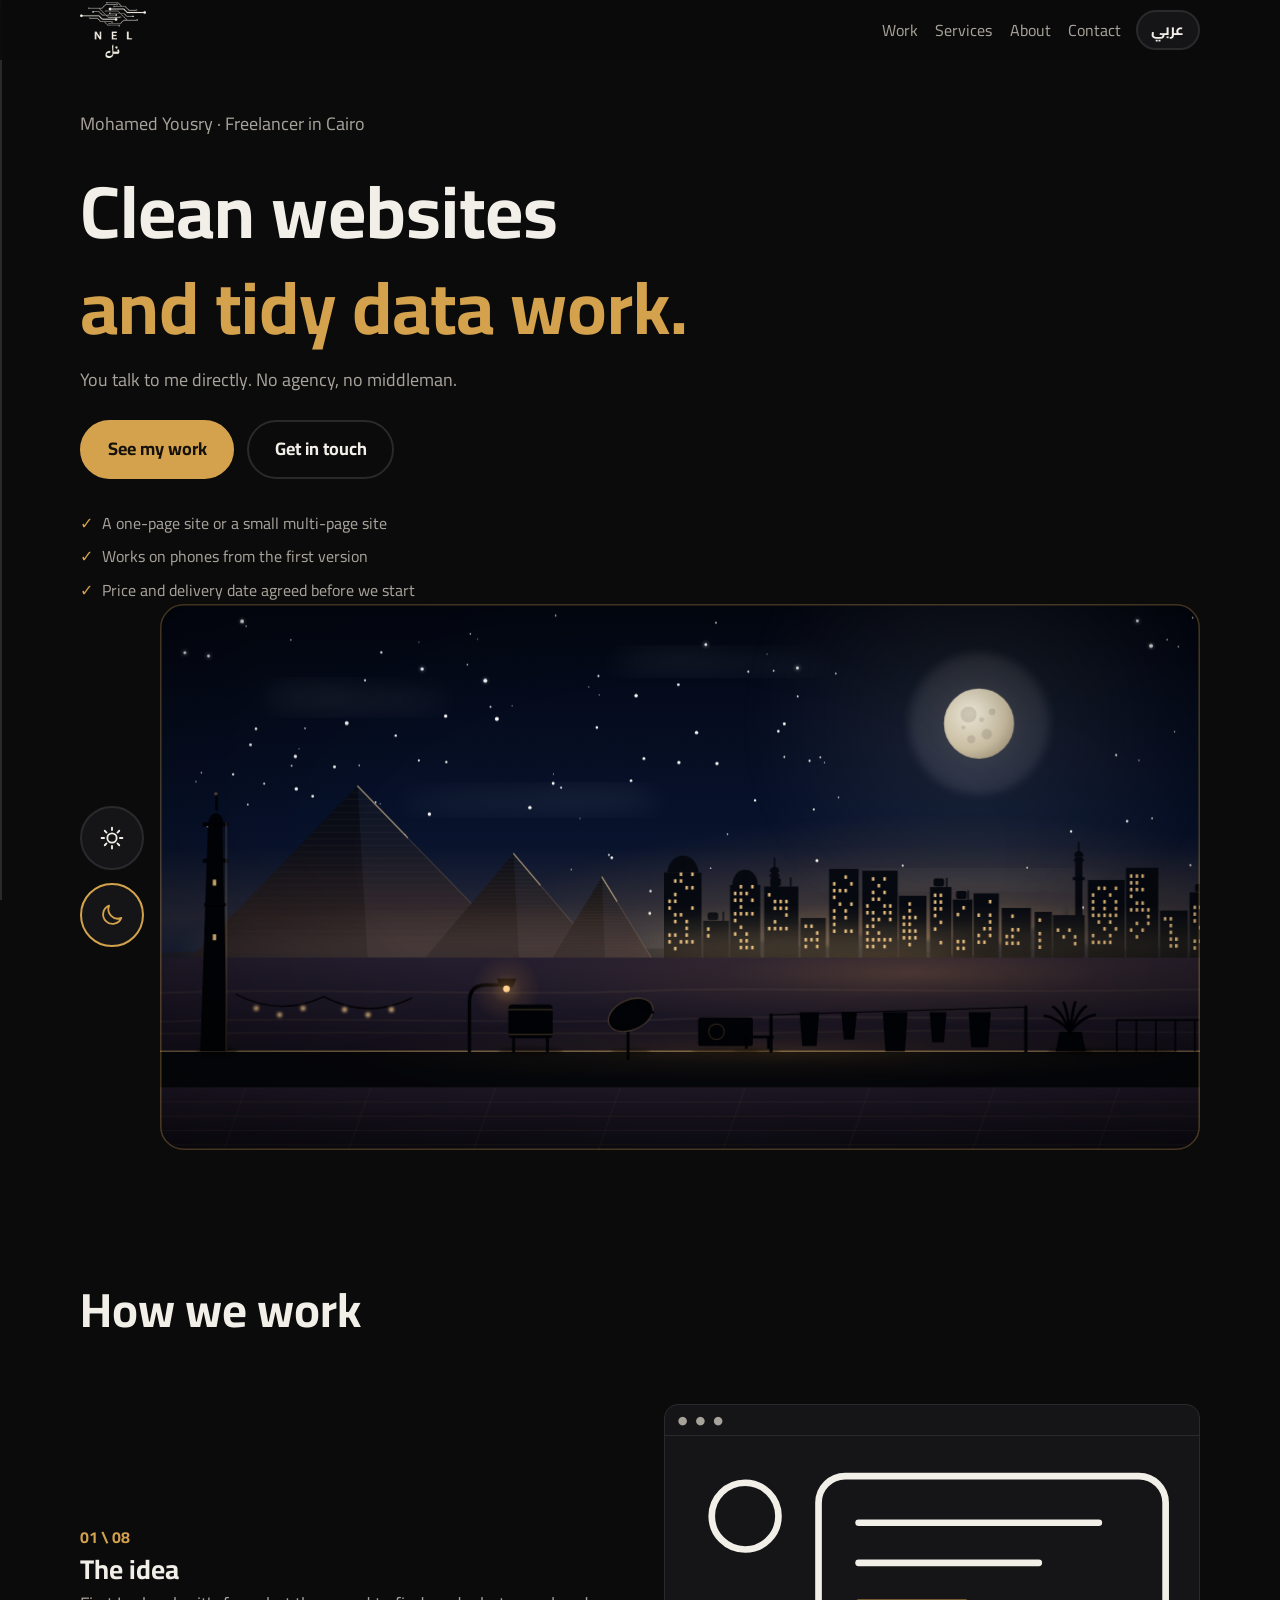
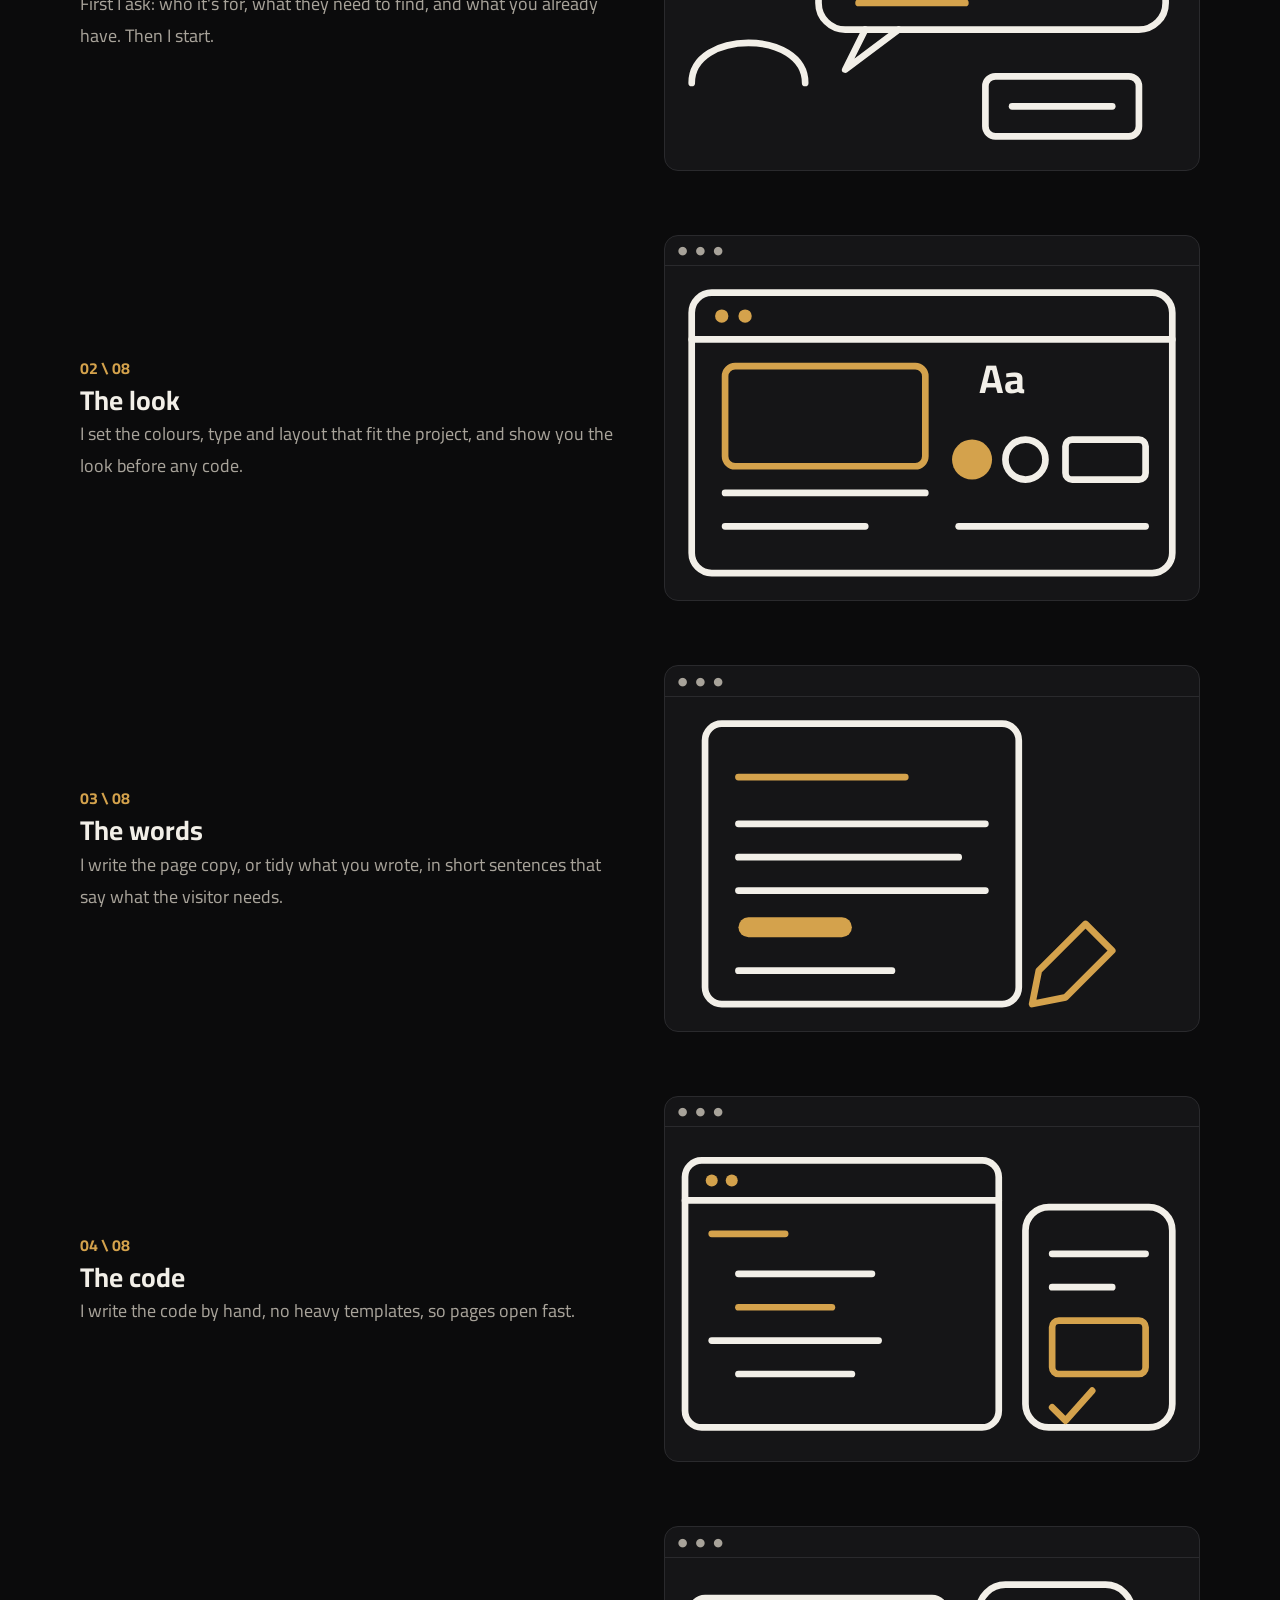
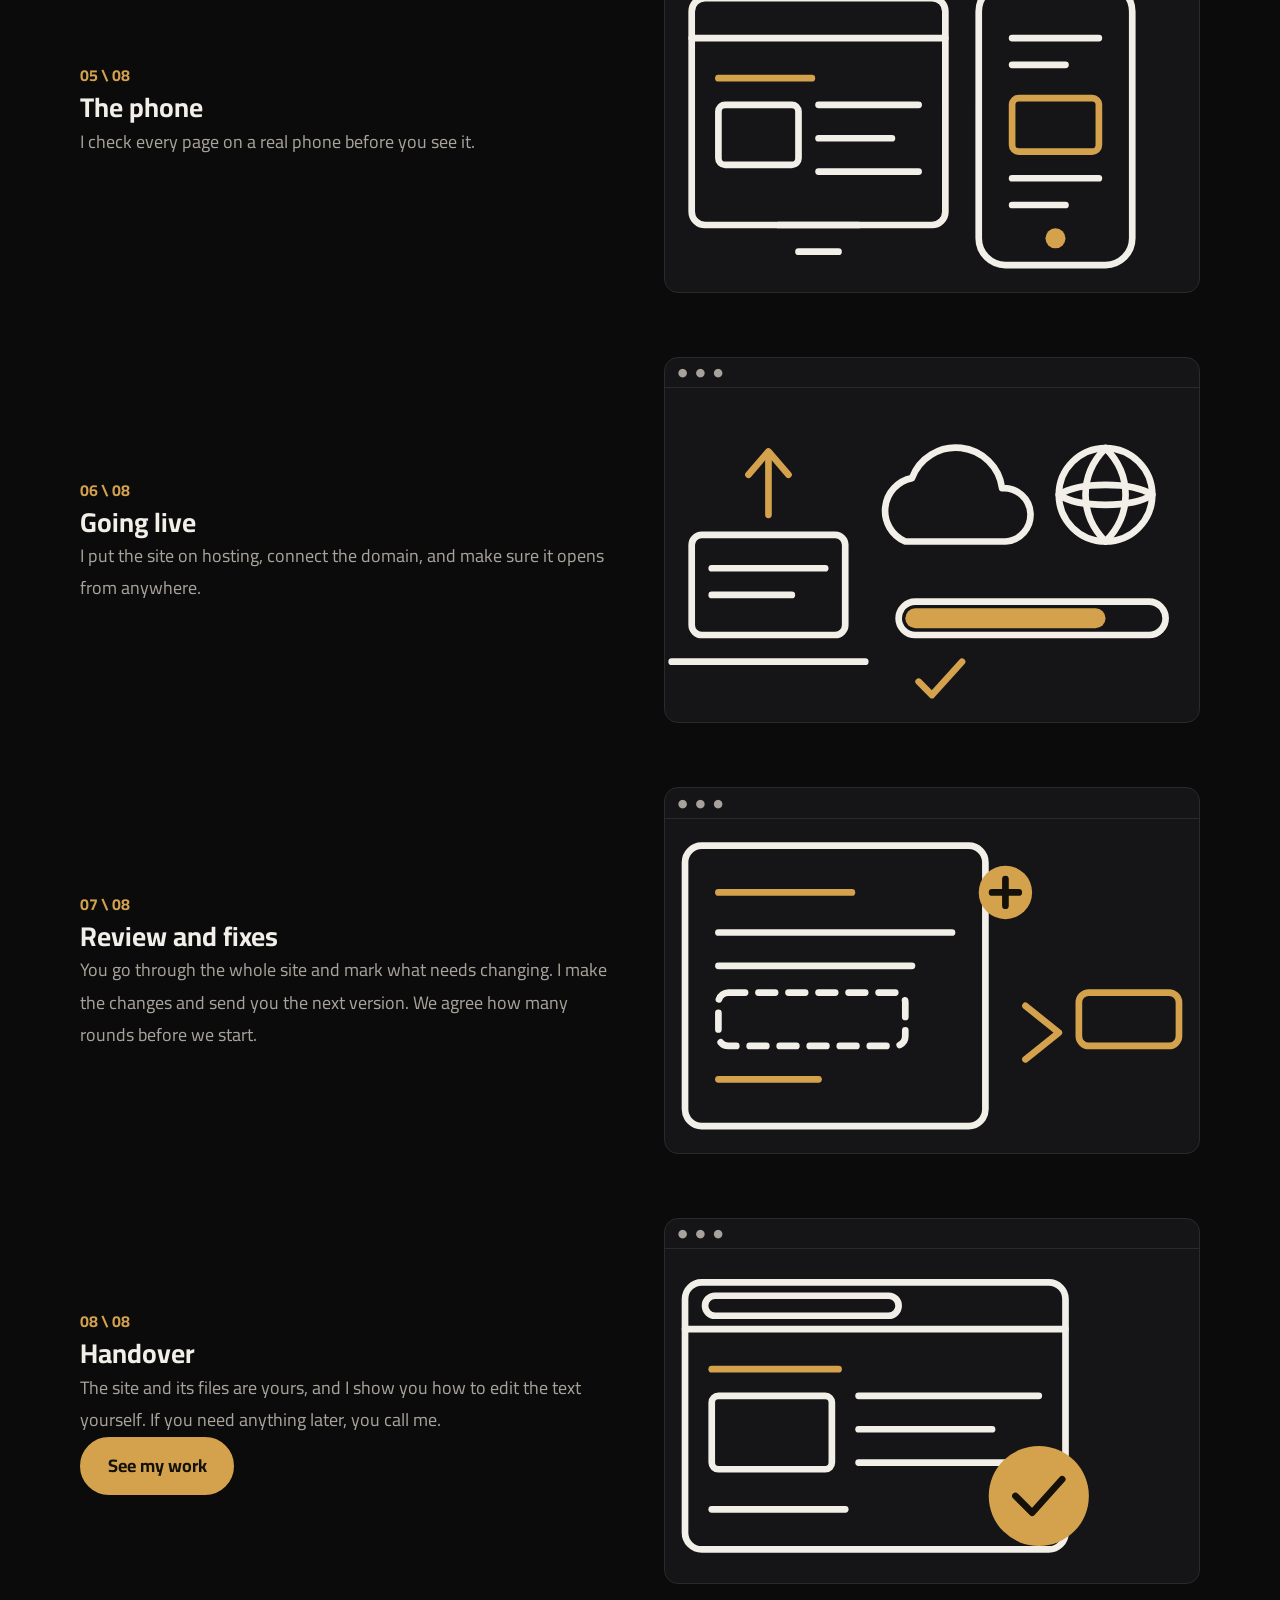
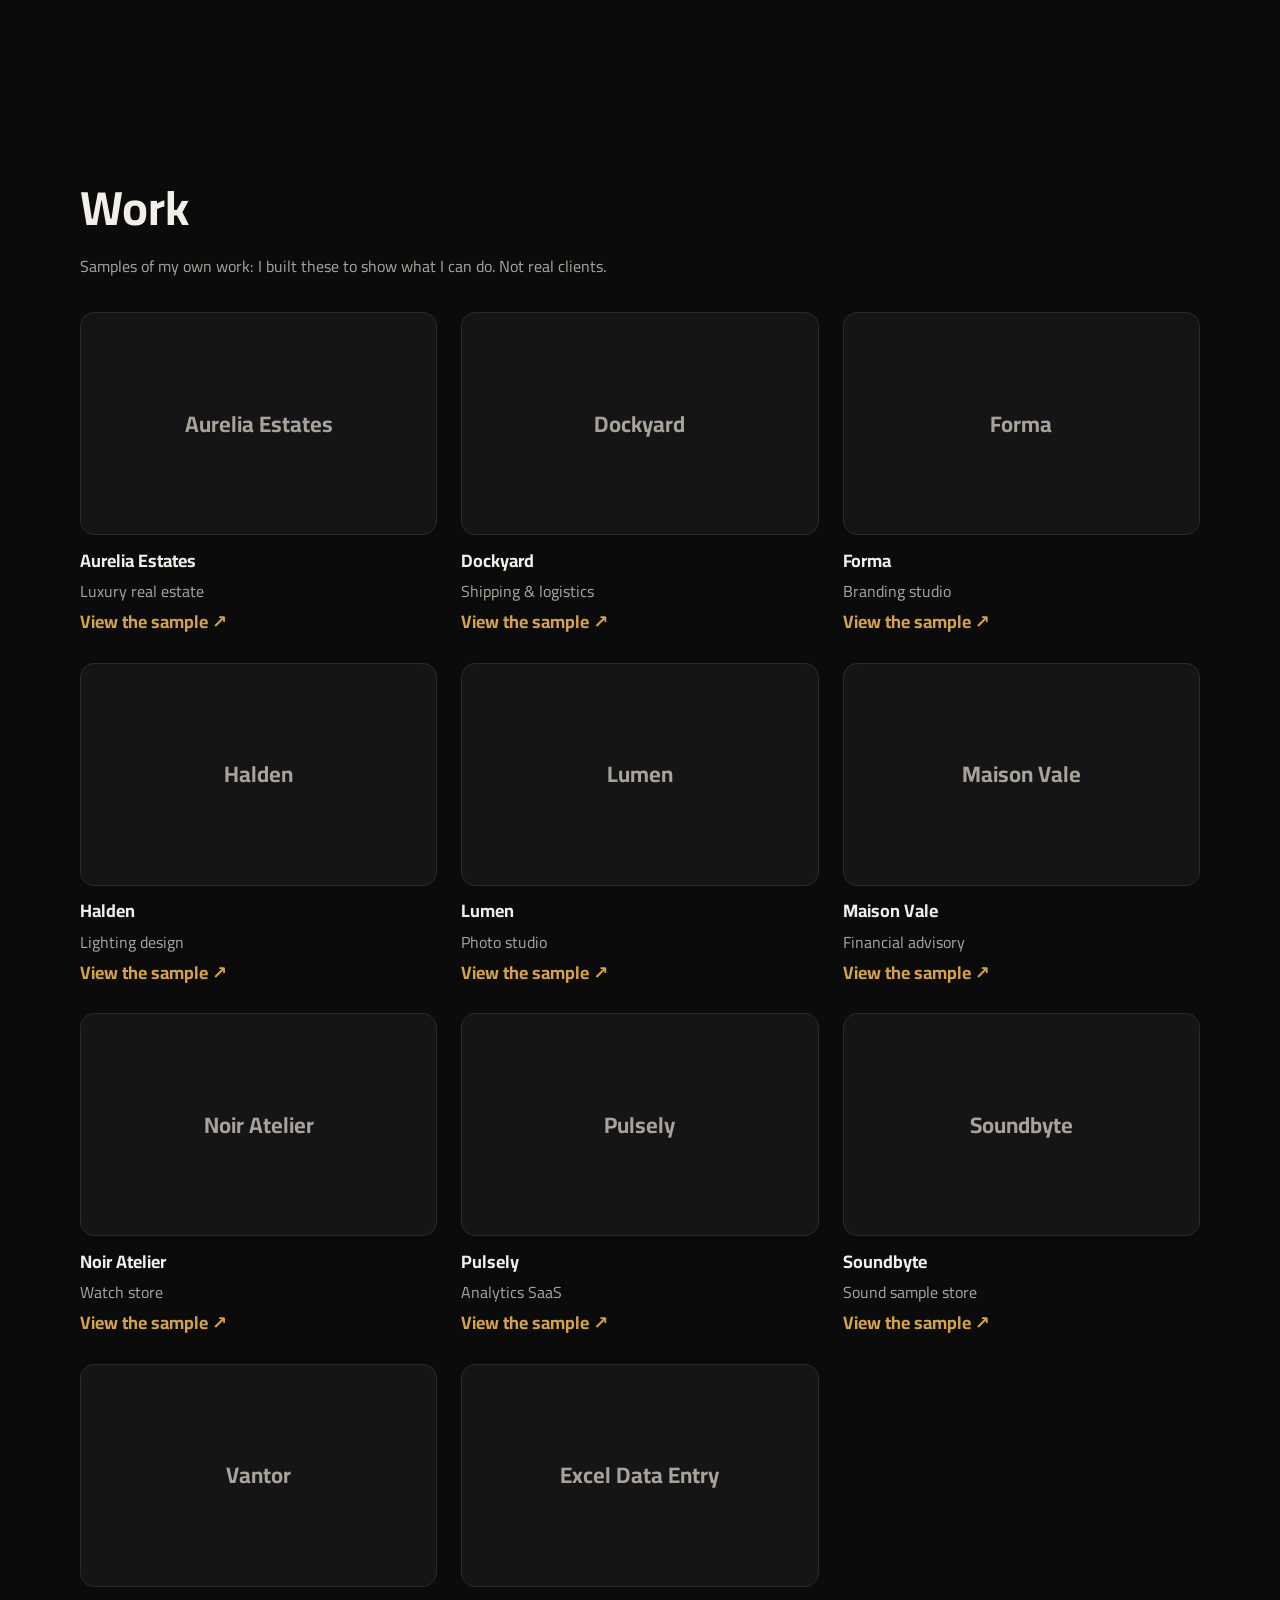
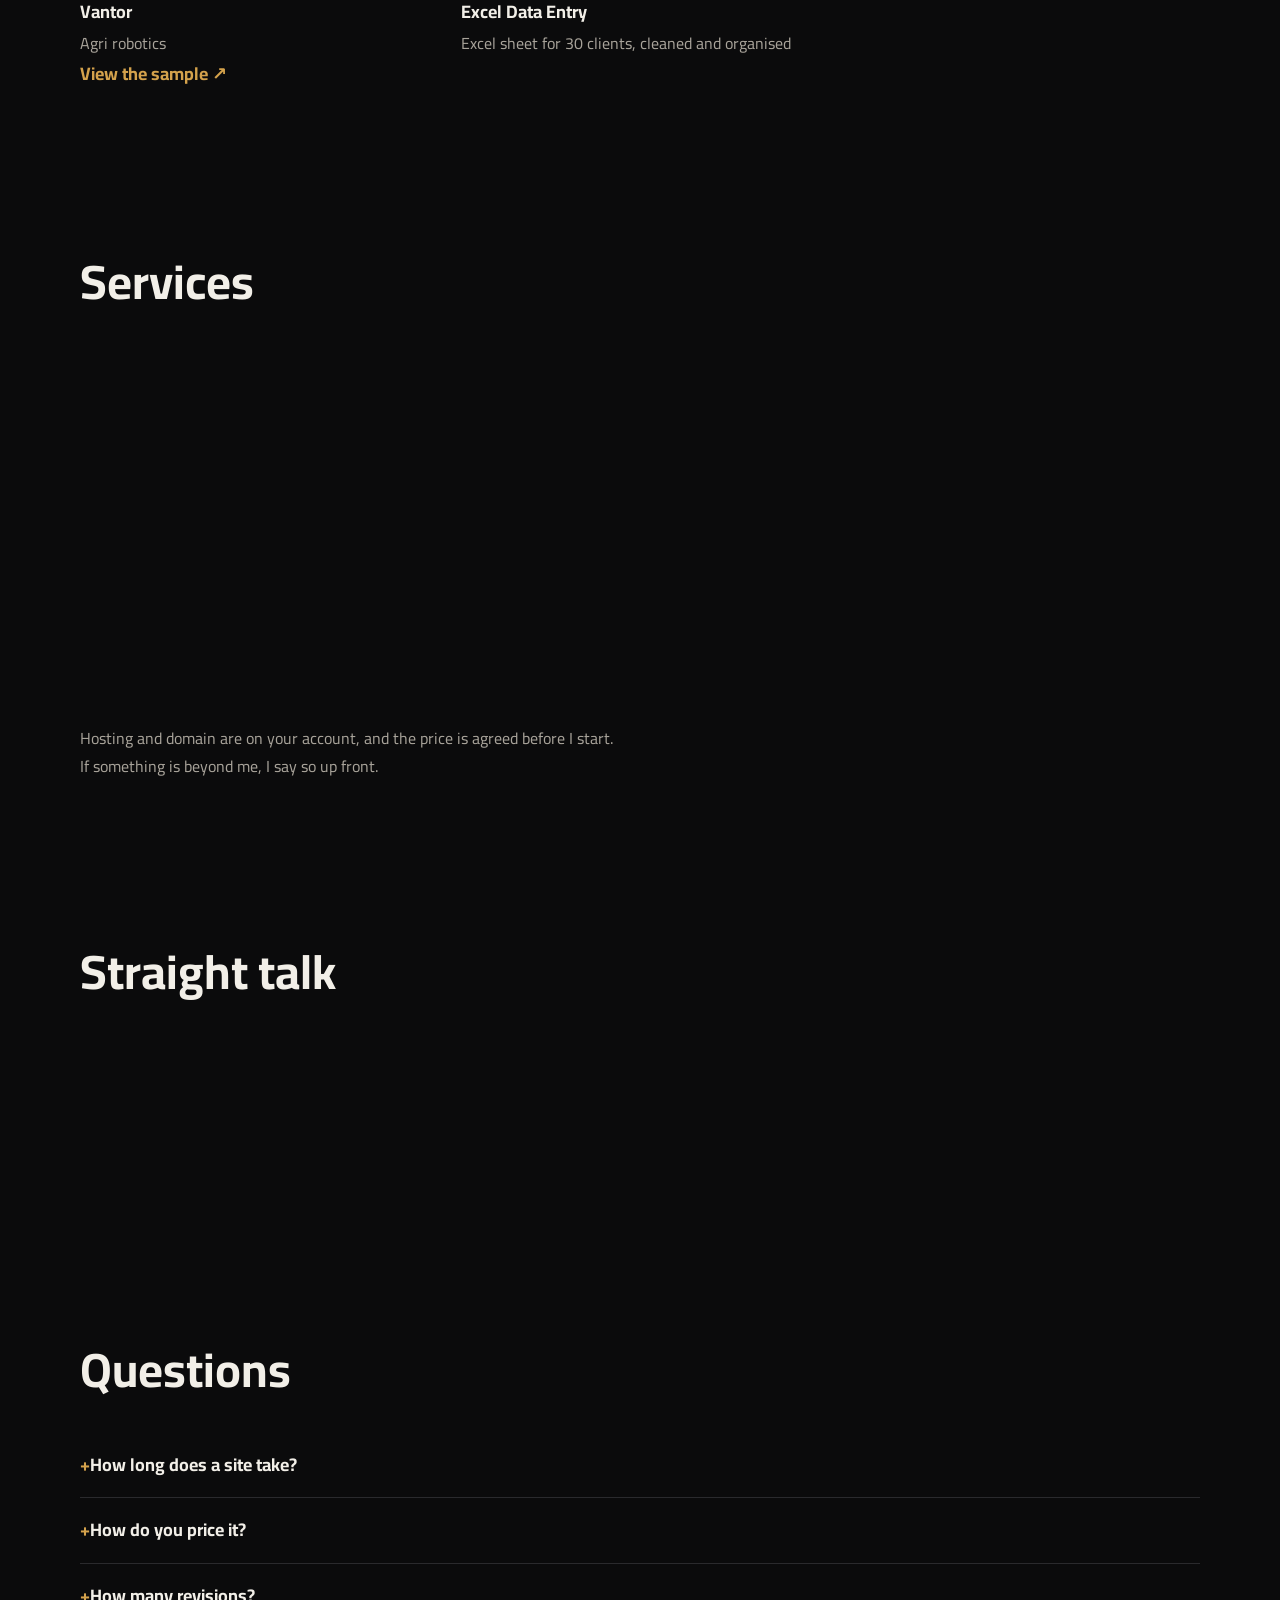
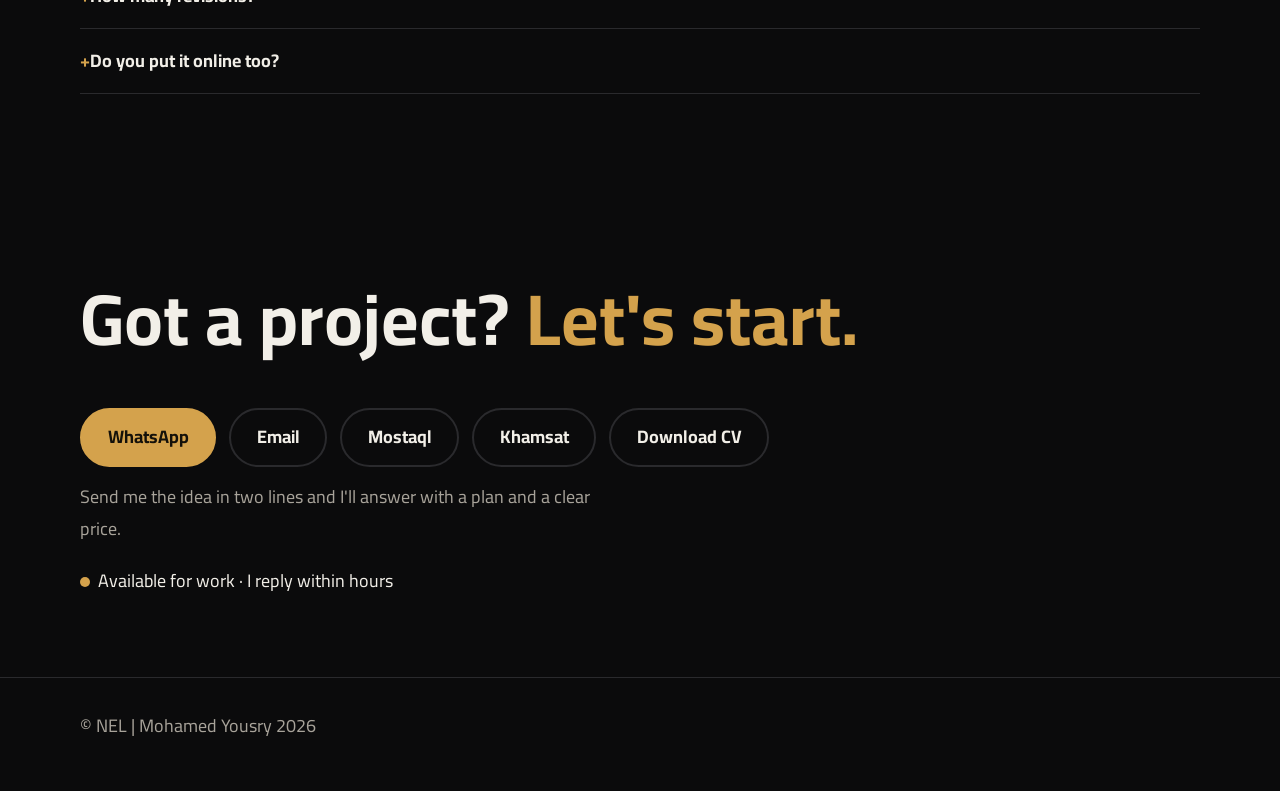
<file: index.html>
<!doctype html>
<html lang="en" dir="ltr" data-theme="dark" data-lang="en">
<head><meta http-equiv="Content-Security-Policy" content="default-src 'self'; script-src 'self'; style-src 'self'; img-src 'self' data:; font-src 'self'; connect-src 'self'; object-src 'none'; base-uri 'self'; form-action 'self'"><meta name="referrer" content="strict-origin-when-cross-origin">
<meta charset="utf-8"><meta name="viewport" content="width=device-width,initial-scale=1">
<title data-i18n="title">NEL | محمد يسري — مواقع وإدخال بيانات</title>
<meta name="description" content="محمد يسري (NEL): فريلانسر من القاهرة. مواقع نضيفة وإدخال بيانات مرتب. بتكلم معايا أنا مباشرة، من غير وسيط.">
<meta name="theme-color" content="#0b0b0c"><link rel="canonical" href="https://nel-yousry.github.io/">
<meta property="og:type" content="website"><meta property="og:locale" content="ar_EG"><meta property="og:title" content="NEL | محمد يسري"><meta property="og:description" content="مواقع نضيفة، وشغل بيانات مظبوط."><meta property="og:image" content="https://nel-yousry.github.io/og.png"><meta property="og:url" content="https://nel-yousry.github.io/">
<meta name="twitter:card" content="summary_large_image">
<link rel="icon" href="favicon-32.png" type="image/png" sizes="32x32"><link rel="icon" href="favicon-512.png" type="image/png" sizes="512x512"><link rel="apple-touch-icon" href="apple-touch-icon.png">
<script src="js/theme.js"></script><link rel="stylesheet" href="css/style.css?v=4">
<script type="application/ld+json">{"@context":"https://schema.org","@type":"Person","name":"محمد يسري","alternateName":"NEL","jobTitle":"مصمم ومطور مواقع","address":{"@type":"PostalAddress","addressLocality":"القاهرة","addressCountry":"EG"},"sameAs":["https://mostaql.com/u/WX33","https://khamsat.com/user/wx33"]}</script>
</head>
<body>
<header><div class="w"><a class="logo" href="#top" aria-label="NEL | نل"><img class="lg lg-l" src="images/logo-light.png" alt="NEL | نل" width="73" height="62"><img class="lg lg-d" src="images/logo-dark.png" alt="" width="73" height="62"></a>
<div class="hr"><nav aria-label="القائمة" data-i18n-aria="aria_nav"><a href="#work" data-i18n="nav_work">أعمالي</a><a href="#services" data-i18n="nav_services">خدماتي</a><a href="#about" data-i18n="nav_about">عني</a><a href="#contact" data-i18n="nav_contact">تواصل</a></nav>
<button type="button" class="lang" id="lang" aria-label="Switch to English">EN</button></div></div></header>
<main id="top">
<section class="hero"><div class="w">
<p class="mut" data-i18n="kicker">محمد يسري · فريلانسر من القاهرة</p>
<h1><span data-i18n="h1a">مواقع نضيفة</span><br><span class="gold" data-i18n="h1b">وشغل بيانات مظبوط.</span></h1>
<p class="lead" data-i18n="lead">بتكلم معايا أنا مباشرة. مافيش شركة ولا وسيط في النص.</p>
<div class="cta"><a class="btn" href="#work" data-i18n="cta_work">شوف أعمالي</a><a class="btn o" href="#contact" data-i18n="cta_contact">تواصل معايا</a></div>
<ul class="facts"><li data-i18n="hero_f1">موقع صفحة واحدة أو موقع تعريفي صغير</li><li data-i18n="hero_f2">بيشتغل على الموبايل من أول نسخة</li><li data-i18n="hero_f3">السعر وميعاد التسليم بنتفق عليهم قبل ما نبدأ</li></ul>
<div class="stage">
<div class="tg" role="group" aria-label="اختار الوضع" data-i18n-aria="aria_theme"><button type="button" data-set="light" aria-label="نهاري" data-i18n-aria="aria_day" aria-pressed="false"><svg viewBox="0 0 24 24" aria-hidden="true" focusable="false"><circle cx="12" cy="12" r="4.3"/><path d="M12 2.4v2.3M12 19.3v2.3M2.4 12h2.3M19.3 12h2.3M5.3 5.3l1.65 1.65M17.05 17.05l1.65 1.65M18.7 5.3l-1.65 1.65M6.95 17.05L5.3 18.7"/></svg></button><button type="button" data-set="dark" aria-label="ليلي" data-i18n-aria="aria_night" aria-pressed="true"><svg viewBox="0 0 24 24" aria-hidden="true" focusable="false"><path d="M20.6 14.7A8.7 8.7 0 0 1 9.3 3.4a8.7 8.7 0 1 0 11.3 11.3Z"/></svg></button></div>
<svg class="scene" viewBox="0 0 800 420" role="img" data-i18n-aria="aria_scene" aria-label="القاهرة والأهرامات بالليل والنهار">
<defs>
<linearGradient id="skyG" x1="0" y1="0" x2="0" y2="1"><stop id="sk1" offset="0"/><stop id="sk2" offset=".42"/><stop id="sk3" offset=".76"/><stop id="sk4" offset="1"/></linearGradient>
<radialGradient id="glowG" cx=".5" cy=".5" r=".5"><stop id="gl1" offset="0"/><stop id="gl2" offset=".45"/><stop id="gl3" offset="1"/></radialGradient>
<radialGradient id="haloG" cx=".5" cy=".5" r=".5"><stop id="ha1" offset="0"/><stop id="ha2" offset=".32"/><stop id="ha3" offset="1"/></radialGradient>
<radialGradient id="moonG" cx=".38" cy=".34" r=".72"><stop id="mo1" offset="0"/><stop id="mo2" offset=".72"/><stop id="mo3" offset="1"/></radialGradient>
<radialGradient id="sunG" cx=".5" cy=".5" r=".5"><stop id="su1" offset="0"/><stop id="su2" offset=".36"/><stop id="su3" offset="1"/></radialGradient>
<linearGradient id="gndG" x1="0" y1="0" x2="0" y2="1"><stop id="gd1" offset="0"/><stop id="gd2" offset=".55"/><stop id="gd3" offset="1"/></linearGradient>
<linearGradient id="hazeG" x1="0" y1="0" x2="0" y2="1"><stop id="hz0" offset="0"/><stop id="hz1" offset=".55"/><stop id="hz2" offset="1"/></linearGradient>
<linearGradient id="deckG" x1="0" y1="0" x2="0" y2="1"><stop id="dk1" offset="0"/><stop id="dk2" offset="1"/></linearGradient>
<linearGradient id="pyrG" x1="0" y1="0" x2="0" y2="1"><stop id="py1" offset="0"/><stop id="py2" offset="1"/></linearGradient>
<linearGradient id="pyrG2" x1="0" y1="0" x2="0" y2="1"><stop id="py3" offset="0"/><stop id="py4" offset="1"/></linearGradient>
<radialGradient id="vigG" cx=".5" cy=".46" r=".78"><stop id="vg1" offset=".4"/><stop id="vg2" offset="1"/></radialGradient>
<filter id="soft" x="-40%" y="-40%" width="180%" height="180%"><feGaussianBlur stdDeviation="11"/></filter>
<filter id="soft2" x="-70%" y="-70%" width="240%" height="240%"><feGaussianBlur stdDeviation="3.2"/></filter>
<filter id="soft3" x="-60%" y="-60%" width="220%" height="220%"><feGaussianBlur stdDeviation="1.4"/></filter>
<filter id="dof" x="-5%" y="-5%" width="110%" height="110%"><feGaussianBlur stdDeviation="0.7"/></filter>
<filter id="grain"><feTurbulence type="fractalNoise" baseFrequency="0.82" numOctaves="2" stitchTiles="stitch"/><feColorMatrix type="saturate" values="0"/></filter>
<clipPath id="wc"><rect x="0" y="0" width="800" height="420" rx="18"/></clipPath>
<clipPath id="pc0"><path d="M152 140 L280 272 L24 272 Z"/></clipPath><clipPath id="pc1"><path d="M272 192 L340 272 L204 272 Z"/></clipPath><clipPath id="pc2"><path d="M340 210 L378 272 L302 272 Z"/></clipPath>
</defs>
<g clip-path="url(#wc)">
<g data-d="0"><rect class="sky" x="-40" y="-40" width="880" height="480"/></g>
<g class="stars" data-d=".8">
<g class="sh"><circle cx="751.8" cy="13" r="2.6"/><circle cx="63.1" cy="13.3" r="2.6"/><circle cx="419.8" cy="31.2" r="2.6"/><circle cx="762.3" cy="32.2" r="2.6"/><circle cx="19.1" cy="37.5" r="2.6"/><circle cx="37.3" cy="40" r="2.6"/><circle cx="490.3" cy="49.2" r="2.6"/><circle cx="201.6" cy="50" r="2.6"/><circle cx="250.2" cy="59" r="2.6"/></g>
<g class="sa"><circle cx="304.3" cy="8.9" r="0.6"/><circle cx="63.1" cy="13.3" r="1.5"/><circle cx="238.7" cy="23" r="0.6"/><circle cx="100.6" cy="27.6" r="0.6"/><circle cx="762.3" cy="32.2" r="1.5"/><circle cx="19.1" cy="37.5" r="1.1"/><circle cx="236.4" cy="46.7" r="0.6"/><circle cx="472" cy="51.3" r="0.7"/><circle cx="337.2" cy="55.4" r="0.8"/><circle cx="398.7" cy="62" r="1"/><circle cx="366.2" cy="70.5" r="1.3"/><circle cx="254.2" cy="79.1" r="0.7"/><circle cx="143.6" cy="91.6" r="1.5"/><circle cx="111.5" cy="95.6" r="0.6"/><circle cx="780.4" cy="98.2" r="0.5"/><circle cx="69.6" cy="108.3" r="1.1"/><circle cx="104.1" cy="117.2" r="1.3"/><circle cx="372.2" cy="118.9" r="1.1"/><circle cx="499.6" cy="120.6" r="0.8"/><circle cx="511.1" cy="121.9" r="0.5"/><circle cx="101.2" cy="124.4" r="0.7"/><circle cx="302.6" cy="130.9" r="0.4"/><circle cx="27.6" cy="136.6" r="0.5"/><circle cx="308.5" cy="141.3" r="0.8"/><circle cx="521.9" cy="148.8" r="0.6"/><circle cx="169.3" cy="153.7" r="0.4"/><circle cx="502.9" cy="158" r="0.8"/><circle cx="323" cy="165" r="0.4"/><circle cx="700.8" cy="174.9" r="0.9"/><circle cx="345.3" cy="193" r="0.7"/><circle cx="792.6" cy="200.9" r="0.8"/><circle cx="168.9" cy="203.4" r="1.1"/><circle cx="172.9" cy="214.8" r="0.7"/><circle cx="377.3" cy="220.8" r="0.9"/><circle cx="176.8" cy="237.6" r="0.6"/></g>
<g class="sb"><circle cx="794.3" cy="10.6" r="0.6"/><circle cx="427.6" cy="14.4" r="0.7"/><circle cx="244.3" cy="27" r="0.4"/><circle cx="199.1" cy="29.4" r="0.4"/><circle cx="783.3" cy="32.8" r="0.6"/><circle cx="466.9" cy="38.6" r="0.4"/><circle cx="490.3" cy="49.2" r="1.1"/><circle cx="452.5" cy="52" r="0.8"/><circle cx="157.7" cy="58.7" r="0.8"/><circle cx="329.8" cy="63.8" r="0.4"/><circle cx="490.5" cy="71" r="0.7"/><circle cx="219.7" cy="86.2" r="1.3"/><circle cx="480.2" cy="92.2" r="1.1"/><circle cx="73.8" cy="96" r="1"/><circle cx="412.7" cy="98.9" r="1.3"/><circle cx="106.9" cy="111.2" r="0.4"/><circle cx="480.2" cy="117.6" r="0.7"/><circle cx="753" cy="120.3" r="0.5"/><circle cx="220.2" cy="121.5" r="0.9"/><circle cx="428.4" cy="122.7" r="1.3"/><circle cx="134.2" cy="125.3" r="1.1"/><circle cx="56.2" cy="131" r="0.9"/><circle cx="302.4" cy="138" r="1.1"/><circle cx="104.8" cy="142.2" r="1.3"/><circle cx="457.7" cy="151" r="0.9"/><circle cx="67.5" cy="154.3" r="0.7"/><circle cx="207.2" cy="161.7" r="1.3"/><circle cx="743.9" cy="167" r="1"/><circle cx="436.5" cy="177" r="0.6"/><circle cx="347.5" cy="195.2" r="1"/><circle cx="571.3" cy="201.3" r="0.8"/><circle cx="423.5" cy="203.5" r="0.6"/><circle cx="546.6" cy="215" r="0.9"/><circle cx="159.7" cy="226.4" r="1.3"/><circle cx="376.7" cy="238" r="1.1"/></g>
<g class="sc"><circle cx="751.8" cy="13" r="1.1"/><circle cx="66.2" cy="17" r="0.6"/><circle cx="774.7" cy="27.4" r="0.6"/><circle cx="419.8" cy="31.2" r="1"/><circle cx="170.2" cy="37.2" r="0.9"/><circle cx="37.3" cy="40" r="1.1"/><circle cx="201.6" cy="50" r="1.3"/><circle cx="519.8" cy="53.5" r="0.6"/><circle cx="250.2" cy="59" r="1.5"/><circle cx="337.8" cy="69.9" r="0.4"/><circle cx="270.8" cy="78.2" r="0.4"/><circle cx="259.1" cy="88.4" r="1.5"/><circle cx="336" cy="95" r="1"/><circle cx="475.6" cy="97.9" r="1"/><circle cx="181.3" cy="101.2" r="0.9"/><circle cx="735.5" cy="116.2" r="0.8"/><circle cx="507.9" cy="117.9" r="0.7"/><circle cx="199.1" cy="120.4" r="0.8"/><circle cx="399.1" cy="121.9" r="1.3"/><circle cx="153.2" cy="124.1" r="0.6"/><circle cx="31.8" cy="129.7" r="0.6"/><circle cx="362.3" cy="135.9" r="1"/><circle cx="80.1" cy="138.2" r="0.8"/><circle cx="117.4" cy="147.9" r="1.1"/><circle cx="165.8" cy="152.5" r="0.7"/><circle cx="284.5" cy="156.6" r="1.3"/><circle cx="763.1" cy="164.8" r="0.7"/><circle cx="36.9" cy="170.4" r="1.3"/><circle cx="188.3" cy="177.9" r="0.6"/><circle cx="505.3" cy="197.4" r="1.1"/><circle cx="667" cy="202.9" r="0.7"/><circle cx="316.3" cy="204.2" r="0.5"/><circle cx="138.3" cy="216.1" r="1"/><circle cx="709.6" cy="233.5" r="1.1"/></g>
</g>
<g class="shoot" data-d=".8"><path d="M0 0 L62 -19"/></g>
<g class="moon-g" data-d="1.4">
<circle class="moon-halo" cx="630" cy="92" r="186"/>
<circle class="moon-glow" cx="630" cy="92" r="54"/>
<circle class="moon" cx="630" cy="92" r="27"/>
<g class="craters"><circle cx="622" cy="85" r="6.2"/><circle cx="636" cy="100" r="4"/><circle cx="640" cy="83" r="2.6"/><circle cx="624" cy="104" r="3.2"/><circle cx="632" cy="89" r="1.9"/><circle cx="618" cy="95" r="1.5"/></g>
</g>
<g class="sun-g" data-d="1.4">
<circle class="sun-halo" cx="630" cy="158" r="230"/>
<circle class="sun-glow" cx="630" cy="158" r="66"/>
<circle class="sun" cx="630" cy="158" r="29"/>
</g>
<g class="clouds" data-d="1.8"><g class="cl c1"><ellipse cx="150" cy="74" rx="74" ry="6.5"/><ellipse cx="118" cy="68" rx="36" ry="4.6"/></g><g class="cl c2"><ellipse cx="430" cy="46" rx="88" ry="5"/><ellipse cx="398" cy="41" rx="40" ry="3.6"/></g><g class="cl c3"><ellipse cx="286" cy="152" rx="104" ry="6"/><ellipse cx="330" cy="147" rx="46" ry="4"/></g><g class="cl c4"><ellipse cx="610" cy="212" rx="124" ry="5"/></g></g>
<g class="cityglow" data-d="2"><ellipse cx="600" cy="272" rx="380" ry="112"/></g>
<g class="far" data-d="3">
<path class="dune" d="M-20 270 C60 263 110 270 170 261 C230 268 270 259 320 267 C370 262 410 269 460 260 C520 268 570 263 620 271 C670 261 720 269 770 264 C790 270 810 266 820 269 L820 286 L-20 286 Z"/>
<g class="py"><path class="pbody" d="M152 140 L280 272 L24 272 Z"/><path class="plit" d="M152 140 L280 272 L159.7 272 Z"/><g class="pcourse" clip-path="url(#pc0)"><path d="M147.1 145.1 L156.9 145.1" opacity="0.6"/><path d="M142.2 150.2 L161.8 150.2" opacity="0.6"/><path d="M137.2 155.2 L166.8 155.2" opacity="0.6"/><path d="M132.3 160.3 L171.7 160.3" opacity="0.6"/><path d="M127.4 165.4 L176.6 165.4" opacity="0.5"/><path d="M122.5 170.5 L181.5 170.5" opacity="0.5"/><path d="M117.5 175.5 L186.5 175.5" opacity="0.5"/><path d="M112.6 180.6 L191.4 180.6" opacity="0.5"/><path d="M107.7 185.7 L196.3 185.7" opacity="0.5"/><path d="M102.8 190.8 L201.2 190.8" opacity="0.4"/><path d="M97.8 195.8 L206.2 195.8" opacity="0.4"/><path d="M92.9 200.9 L211.1 200.9" opacity="0.4"/><path d="M88 206 L216 206" opacity="0.4"/><path d="M83.1 211.1 L220.9 211.1" opacity="0.4"/><path d="M78.2 216.2 L225.8 216.2" opacity="0.3"/><path d="M73.2 221.2 L230.8 221.2" opacity="0.3"/><path d="M68.3 226.3 L235.7 226.3" opacity="0.3"/><path d="M63.4 231.4 L240.6 231.4" opacity="0.3"/><path d="M58.5 236.5 L245.5 236.5" opacity="0.2"/><path d="M53.5 241.5 L250.5 241.5" opacity="0.2"/><path d="M48.6 246.6 L255.4 246.6" opacity="0.2"/><path d="M43.7 251.7 L260.3 251.7" opacity="0.2"/><path d="M38.8 256.8 L265.2 256.8" opacity="0.2"/><path d="M33.8 261.8 L270.2 261.8" opacity="0.1"/><path d="M28.9 266.9 L275.1 266.9" opacity="0.1"/></g><path class="pedge" d="M152 140 L280 272"/><path class="pglint" d="M152 140 L190.4 179.6"/></g><g class="py"><path class="pbody" d="M272 192 L340 272 L204 272 Z"/><path class="plit" d="M272 192 L340 272 L276.1 272 Z"/><g class="pcourse" clip-path="url(#pc1)"><path d="M269.4 195.1 L274.6 195.1" opacity="0.6"/><path d="M266.8 198.2 L277.2 198.2" opacity="0.6"/><path d="M264.2 201.2 L279.8 201.2" opacity="0.6"/><path d="M261.5 204.3 L282.5 204.3" opacity="0.6"/><path d="M258.9 207.4 L285.1 207.4" opacity="0.5"/><path d="M256.3 210.5 L287.7 210.5" opacity="0.5"/><path d="M253.7 213.5 L290.3 213.5" opacity="0.5"/><path d="M251.1 216.6 L292.9 216.6" opacity="0.5"/><path d="M248.5 219.7 L295.5 219.7" opacity="0.5"/><path d="M245.8 222.8 L298.2 222.8" opacity="0.4"/><path d="M243.2 225.8 L300.8 225.8" opacity="0.4"/><path d="M240.6 228.9 L303.4 228.9" opacity="0.4"/><path d="M238 232 L306 232" opacity="0.4"/><path d="M235.4 235.1 L308.6 235.1" opacity="0.4"/><path d="M232.8 238.2 L311.2 238.2" opacity="0.3"/><path d="M230.2 241.2 L313.8 241.2" opacity="0.3"/><path d="M227.5 244.3 L316.5 244.3" opacity="0.3"/><path d="M224.9 247.4 L319.1 247.4" opacity="0.3"/><path d="M222.3 250.5 L321.7 250.5" opacity="0.2"/><path d="M219.7 253.5 L324.3 253.5" opacity="0.2"/><path d="M217.1 256.6 L326.9 256.6" opacity="0.2"/><path d="M214.5 259.7 L329.5 259.7" opacity="0.2"/><path d="M211.8 262.8 L332.2 262.8" opacity="0.2"/><path d="M209.2 265.8 L334.8 265.8" opacity="0.1"/><path d="M206.6 268.9 L337.4 268.9" opacity="0.1"/></g><path class="pedge" d="M272 192 L340 272"/><path class="pglint" d="M272 192 L292.4 216"/></g><g class="py"><path class="pbody" d="M340 210 L378 272 L302 272 Z"/><path class="plit" d="M340 210 L378 272 L342.3 272 Z"/><g class="pcourse" clip-path="url(#pc2)"><path d="M338.5 212.4 L341.5 212.4" opacity="0.6"/><path d="M337.1 214.8 L342.9 214.8" opacity="0.6"/><path d="M335.6 217.2 L344.4 217.2" opacity="0.6"/><path d="M334.2 219.5 L345.8 219.5" opacity="0.6"/><path d="M332.7 221.9 L347.3 221.9" opacity="0.5"/><path d="M331.2 224.3 L348.8 224.3" opacity="0.5"/><path d="M329.8 226.7 L350.2 226.7" opacity="0.5"/><path d="M328.3 229.1 L351.7 229.1" opacity="0.5"/><path d="M326.8 231.5 L353.2 231.5" opacity="0.5"/><path d="M325.4 233.8 L354.6 233.8" opacity="0.4"/><path d="M323.9 236.2 L356.1 236.2" opacity="0.4"/><path d="M322.5 238.6 L357.5 238.6" opacity="0.4"/><path d="M321 241 L359 241" opacity="0.4"/><path d="M319.5 243.4 L360.5 243.4" opacity="0.4"/><path d="M318.1 245.8 L361.9 245.8" opacity="0.3"/><path d="M316.6 248.2 L363.4 248.2" opacity="0.3"/><path d="M315.2 250.5 L364.8 250.5" opacity="0.3"/><path d="M313.7 252.9 L366.3 252.9" opacity="0.3"/><path d="M312.2 255.3 L367.8 255.3" opacity="0.2"/><path d="M310.8 257.7 L369.2 257.7" opacity="0.2"/><path d="M309.3 260.1 L370.7 260.1" opacity="0.2"/><path d="M307.8 262.5 L372.2 262.5" opacity="0.2"/><path d="M306.4 264.8 L373.6 264.8" opacity="0.2"/><path d="M304.9 267.2 L375.1 267.2" opacity="0.1"/><path d="M303.5 269.6 L376.5 269.6" opacity="0.1"/></g><path class="pedge" d="M340 210 L378 272"/><path class="pglint" d="M340 210 L351.4 228.6"/></g>
<g class="fc"><rect x="392" y="251.8" width="15.6" height="24.2"/><rect x="409.1" y="255.8" width="15.4" height="20.2"/><rect x="425.9" y="252.6" width="8.8" height="23.4"/><path d="M426.8 252.6 a3.5 4 0 0 1 7.1 0 Z"/><rect x="435.8" y="257.1" width="11.7" height="18.9"/><rect x="449.7" y="259.1" width="15.6" height="16.9"/><rect x="457.5" y="241.1" width="1.6" height="30.9"/><rect x="456.3" y="247.1" width="4" height="1.6"/><rect x="467.5" y="257.8" width="10.6" height="18.2"/><path d="M468.6 257.8 a4.3 4.8 0 0 1 8.5 0 Z"/><rect x="479.3" y="245.5" width="10.9" height="30.5"/><rect x="491.6" y="245.2" width="8.5" height="30.8"/><rect x="502.5" y="262.6" width="16.1" height="13.4"/><rect x="519.3" y="256.8" width="15.8" height="19.2"/><rect x="535.7" y="258.5" width="10.9" height="17.5"/><path d="M536.8 258.5 a4.4 4.9 0 0 1 8.8 0 Z"/><rect x="548.7" y="257.1" width="7.3" height="18.9"/><rect x="556.8" y="258.1" width="14.1" height="17.9"/><rect x="571.7" y="257.7" width="9" height="18.3"/><rect x="582.3" y="258.7" width="15.7" height="17.3"/><rect x="599" y="262.5" width="7.4" height="13.5"/><rect x="608.9" y="257.3" width="16.8" height="18.7"/><rect x="626.7" y="250.3" width="13.9" height="25.7"/><rect x="641.7" y="261.3" width="13.3" height="14.7"/><rect x="655.6" y="256.8" width="10.8" height="19.2"/><rect x="667.4" y="254" width="11" height="22"/><path d="M668.5 254 a4.4 5 0 0 1 8.8 0 Z"/><rect x="679.5" y="256.5" width="7.9" height="19.5"/><rect x="689.4" y="252.5" width="14" height="23.5"/><rect x="696.4" y="234.5" width="1.6" height="37.5"/><rect x="695.2" y="240.5" width="4" height="1.6"/><rect x="704.9" y="261.8" width="10.6" height="14.2"/><rect x="710.2" y="243.8" width="1.6" height="28.2"/><rect x="709" y="249.8" width="4" height="1.6"/><rect x="717.3" y="254.1" width="12.9" height="21.9"/><rect x="730.7" y="246.1" width="10.5" height="29.9"/><rect x="743.3" y="254.1" width="8.9" height="21.9"/><rect x="753.6" y="245.1" width="12.8" height="30.9"/><rect x="768.4" y="255.1" width="11.1" height="20.9"/><rect x="782.2" y="245.7" width="10.8" height="30.3"/><path d="M783.3 245.7 a4.3 4.9 0 0 1 8.7 0 Z"/><rect x="794.8" y="256.2" width="10.1" height="19.8"/><rect x="805.9" y="250.1" width="9.3" height="25.9"/><rect x="810.5" y="232.1" width="1.6" height="39.9"/><rect x="809.3" y="238.1" width="4" height="1.6"/></g>
<rect class="hz" x="-40" y="184" width="880" height="104"/>
</g>
<g class="city" data-d="4">
<g class="cb"><rect x="388" y="206.5" width="28.5" height="70.5"/><path d="M390.3 206.5 a12 14.2 0 0 1 23.9 0 Z"/><rect x="417.8" y="243.7" width="19.8" height="32.3"/><rect x="438.5" y="216.1" width="23.2" height="60.9"/><path d="M440.3 216.1 a9.7 11.6 0 0 1 19.5 0 Z"/><rect x="464.7" y="217.3" width="26.3" height="58.7"/><rect x="492.8" y="241.5" width="19.3" height="34.5"/><rect x="514.7" y="203.7" width="22.7" height="72.3"/><rect x="540.2" y="205.1" width="27.2" height="70.9"/><rect x="568.3" y="224.4" width="21.2" height="51.6"/><rect x="592.3" y="217.7" width="16.5" height="58.3"/><rect x="609.8" y="227.3" width="15.1" height="48.7"/><rect x="625.8" y="222.6" width="19.4" height="53.4"/><rect x="647.4" y="233.8" width="22.5" height="42.2"/><rect x="672.8" y="236.8" width="13.3" height="39.2"/><rect x="686.8" y="239.3" width="24.4" height="36.7"/><rect x="713.8" y="212.3" width="28.3" height="63.7"/><rect x="743.1" y="202.9" width="24.8" height="73.1"/><rect x="769.2" y="235.8" width="21.3" height="40.2"/><rect x="792" y="221.8" width="23.6" height="54.2"/><rect x="470" y="206" width="5.5" height="66"/><rect x="468.2" y="222" width="9" height="2.4"/><rect x="469" y="208" width="7.5" height="2"/><path d="M469.1 206 a3.6 4 0 0 1 7.2 0 Z"/><rect x="472.2" y="195" width="1.1" height="9"/><rect x="704" y="194" width="5.5" height="78"/><rect x="702.2" y="210" width="9" height="2.4"/><rect x="703" y="196" width="7.5" height="2"/><path d="M703.1 194 a3.6 4 0 0 1 7.2 0 Z"/><rect x="706.2" y="183" width="1.1" height="9"/></g>
<g class="cr2"><rect x="402.2" y="197.5" width="1.6" height="6"/><rect class="tank" x="421.8" y="237.7" width="7" height="5" rx="1"/><path class="rant" d="M433.3 243.7 v-7"/><rect x="450" y="207.1" width="1.6" height="6"/><rect class="tank" x="470" y="211.3" width="7" height="5" rx="1"/><path class="rant" d="M485.2 217.3 v-7"/><rect class="tank" x="595.6" y="211.7" width="7" height="5" rx="1"/><path class="rant" d="M605.2 217.7 v-7"/><rect class="tank" x="612.9" y="221.3" width="7" height="5" rx="1"/><path class="rant" d="M621.6 227.3 v-7"/><rect class="tank" x="796.7" y="215.8" width="7" height="5" rx="1"/><path class="rant" d="M810.4 221.8 v-7"/></g>
<g class="w w1"><rect x="391" y="227.3" width="1.9" height="2.7"/><rect x="391" y="232.5" width="1.9" height="2.7"/><rect x="391" y="253.3" width="1.9" height="2.7"/><rect x="395.4" y="211.7" width="1.9" height="2.7"/><rect x="395.4" y="263.7" width="1.9" height="2.7"/><rect x="404.2" y="248.1" width="1.9" height="2.7"/><rect x="404.2" y="253.3" width="1.9" height="2.7"/><rect x="420.8" y="248.7" width="1.9" height="2.7"/><rect x="441.5" y="252.5" width="1.9" height="2.7"/><rect x="445.9" y="221.3" width="1.9" height="2.7"/><rect x="445.9" y="226.5" width="1.9" height="2.7"/><rect x="450.3" y="257.7" width="1.9" height="2.7"/><rect x="454.7" y="226.5" width="1.9" height="2.7"/><rect x="454.7" y="262.9" width="1.9" height="2.7"/><rect x="467.7" y="248.3" width="1.9" height="2.7"/><rect x="472.1" y="227.5" width="1.9" height="2.7"/><rect x="472.1" y="248.3" width="1.9" height="2.7"/><rect x="476.5" y="232.7" width="1.9" height="2.7"/><rect x="476.5" y="248.3" width="1.9" height="2.7"/><rect x="495.8" y="246.5" width="1.9" height="2.7"/><rect x="500.2" y="246.5" width="1.9" height="2.7"/><rect x="500.2" y="256.9" width="1.9" height="2.7"/><rect x="504.6" y="251.7" width="1.9" height="2.7"/><rect x="504.6" y="262.1" width="1.9" height="2.7"/><rect x="517.7" y="219.1" width="1.9" height="2.7"/><rect x="517.7" y="234.7" width="1.9" height="2.7"/><rect x="517.7" y="239.9" width="1.9" height="2.7"/><rect x="517.7" y="245.1" width="1.9" height="2.7"/><rect x="522.1" y="229.5" width="1.9" height="2.7"/><rect x="526.5" y="219.1" width="1.9" height="2.7"/><rect x="526.5" y="250.3" width="1.9" height="2.7"/><rect x="530.9" y="213.9" width="1.9" height="2.7"/><rect x="543.2" y="246.5" width="1.9" height="2.7"/><rect x="543.2" y="262.1" width="1.9" height="2.7"/><rect x="547.6" y="220.5" width="1.9" height="2.7"/><rect x="547.6" y="236.1" width="1.9" height="2.7"/><rect x="547.6" y="241.3" width="1.9" height="2.7"/><rect x="547.6" y="256.9" width="1.9" height="2.7"/><rect x="547.6" y="262.1" width="1.9" height="2.7"/><rect x="552" y="225.7" width="1.9" height="2.7"/><rect x="552" y="251.7" width="1.9" height="2.7"/><rect x="556.4" y="230.9" width="1.9" height="2.7"/><rect x="556.4" y="236.1" width="1.9" height="2.7"/><rect x="556.4" y="256.9" width="1.9" height="2.7"/><rect x="556.4" y="262.1" width="1.9" height="2.7"/><rect x="560.8" y="256.9" width="1.9" height="2.7"/><rect x="575.7" y="234.6" width="1.9" height="2.7"/><rect x="575.7" y="239.8" width="1.9" height="2.7"/><rect x="575.7" y="255.4" width="1.9" height="2.7"/><rect x="580.1" y="239.8" width="1.9" height="2.7"/><rect x="580.1" y="255.4" width="1.9" height="2.7"/><rect x="595.3" y="227.9" width="1.9" height="2.7"/><rect x="595.3" y="238.3" width="1.9" height="2.7"/><rect x="599.7" y="227.9" width="1.9" height="2.7"/><rect x="599.7" y="243.5" width="1.9" height="2.7"/><rect x="599.7" y="259.1" width="1.9" height="2.7"/><rect x="612.8" y="258.3" width="1.9" height="2.7"/><rect x="612.8" y="263.5" width="1.9" height="2.7"/><rect x="617.2" y="258.3" width="1.9" height="2.7"/><rect x="633.2" y="258.8" width="1.9" height="2.7"/><rect x="654.8" y="254.4" width="1.9" height="2.7"/><rect x="675.8" y="241.8" width="1.9" height="2.7"/><rect x="689.8" y="249.5" width="1.9" height="2.7"/><rect x="703" y="259.9" width="1.9" height="2.7"/><rect x="716.8" y="227.7" width="1.9" height="2.7"/><rect x="716.8" y="238.1" width="1.9" height="2.7"/><rect x="716.8" y="253.7" width="1.9" height="2.7"/><rect x="716.8" y="258.9" width="1.9" height="2.7"/><rect x="725.6" y="227.7" width="1.9" height="2.7"/><rect x="725.6" y="232.9" width="1.9" height="2.7"/><rect x="725.6" y="248.5" width="1.9" height="2.7"/><rect x="725.6" y="258.9" width="1.9" height="2.7"/><rect x="730" y="238.1" width="1.9" height="2.7"/><rect x="734.4" y="238.1" width="1.9" height="2.7"/><rect x="746.1" y="207.9" width="1.9" height="2.7"/><rect x="746.1" y="218.3" width="1.9" height="2.7"/><rect x="746.1" y="249.5" width="1.9" height="2.7"/><rect x="750.5" y="233.9" width="1.9" height="2.7"/><rect x="750.5" y="244.3" width="1.9" height="2.7"/><rect x="750.5" y="254.7" width="1.9" height="2.7"/><rect x="754.9" y="233.9" width="1.9" height="2.7"/><rect x="772.2" y="240.8" width="1.9" height="2.7"/><rect x="776.6" y="240.8" width="1.9" height="2.7"/><rect x="781" y="256.4" width="1.9" height="2.7"/><rect x="781" y="261.6" width="1.9" height="2.7"/><rect x="795" y="237.2" width="1.9" height="2.7"/><rect x="795" y="258" width="1.9" height="2.7"/><rect x="795" y="263.2" width="1.9" height="2.7"/><rect x="799.4" y="258" width="1.9" height="2.7"/><rect x="803.8" y="226.8" width="1.9" height="2.7"/><rect x="803.8" y="237.2" width="1.9" height="2.7"/><rect x="803.8" y="258" width="1.9" height="2.7"/><rect x="808.2" y="237.2" width="1.9" height="2.7"/><rect x="808.2" y="252.8" width="1.9" height="2.7"/><rect x="808.2" y="263.2" width="1.9" height="2.7"/></g>
<g class="w w2"><rect x="395.4" y="227.3" width="1.9" height="2.7"/><rect x="395.4" y="237.7" width="1.9" height="2.7"/><rect x="395.4" y="242.9" width="1.9" height="2.7"/><rect x="395.4" y="253.3" width="1.9" height="2.7"/><rect x="399.8" y="206.5" width="1.9" height="2.7"/><rect x="399.8" y="237.7" width="1.9" height="2.7"/><rect x="404.2" y="242.9" width="1.9" height="2.7"/><rect x="404.2" y="258.5" width="1.9" height="2.7"/><rect x="408.6" y="216.9" width="1.9" height="2.7"/><rect x="408.6" y="258.5" width="1.9" height="2.7"/><rect x="441.5" y="221.3" width="1.9" height="2.7"/><rect x="441.5" y="226.5" width="1.9" height="2.7"/><rect x="441.5" y="242.1" width="1.9" height="2.7"/><rect x="445.9" y="216.1" width="1.9" height="2.7"/><rect x="445.9" y="262.9" width="1.9" height="2.7"/><rect x="450.3" y="221.3" width="1.9" height="2.7"/><rect x="450.3" y="252.5" width="1.9" height="2.7"/><rect x="450.3" y="262.9" width="1.9" height="2.7"/><rect x="454.7" y="216.1" width="1.9" height="2.7"/><rect x="467.7" y="222.3" width="1.9" height="2.7"/><rect x="472.1" y="232.7" width="1.9" height="2.7"/><rect x="472.1" y="243.1" width="1.9" height="2.7"/><rect x="476.5" y="227.5" width="1.9" height="2.7"/><rect x="480.9" y="227.5" width="1.9" height="2.7"/><rect x="480.9" y="237.9" width="1.9" height="2.7"/><rect x="480.9" y="248.3" width="1.9" height="2.7"/><rect x="495.8" y="256.9" width="1.9" height="2.7"/><rect x="504.6" y="256.9" width="1.9" height="2.7"/><rect x="517.7" y="250.3" width="1.9" height="2.7"/><rect x="526.5" y="208.7" width="1.9" height="2.7"/><rect x="526.5" y="234.7" width="1.9" height="2.7"/><rect x="530.9" y="229.5" width="1.9" height="2.7"/><rect x="543.2" y="230.9" width="1.9" height="2.7"/><rect x="543.2" y="251.7" width="1.9" height="2.7"/><rect x="547.6" y="210.1" width="1.9" height="2.7"/><rect x="547.6" y="225.7" width="1.9" height="2.7"/><rect x="547.6" y="246.5" width="1.9" height="2.7"/><rect x="552" y="215.3" width="1.9" height="2.7"/><rect x="552" y="241.3" width="1.9" height="2.7"/><rect x="556.4" y="210.1" width="1.9" height="2.7"/><rect x="560.8" y="230.9" width="1.9" height="2.7"/><rect x="571.3" y="255.4" width="1.9" height="2.7"/><rect x="575.7" y="245" width="1.9" height="2.7"/><rect x="575.7" y="250.2" width="1.9" height="2.7"/><rect x="580.1" y="250.2" width="1.9" height="2.7"/><rect x="595.3" y="222.7" width="1.9" height="2.7"/><rect x="595.3" y="233.1" width="1.9" height="2.7"/><rect x="599.7" y="233.1" width="1.9" height="2.7"/><rect x="612.8" y="237.5" width="1.9" height="2.7"/><rect x="617.2" y="232.3" width="1.9" height="2.7"/><rect x="617.2" y="263.5" width="1.9" height="2.7"/><rect x="628.8" y="253.6" width="1.9" height="2.7"/><rect x="628.8" y="258.8" width="1.9" height="2.7"/><rect x="637.6" y="227.6" width="1.9" height="2.7"/><rect x="637.6" y="243.2" width="1.9" height="2.7"/><rect x="654.8" y="238.8" width="1.9" height="2.7"/><rect x="654.8" y="249.2" width="1.9" height="2.7"/><rect x="659.2" y="249.2" width="1.9" height="2.7"/><rect x="659.2" y="259.6" width="1.9" height="2.7"/><rect x="675.8" y="252.2" width="1.9" height="2.7"/><rect x="675.8" y="257.4" width="1.9" height="2.7"/><rect x="675.8" y="262.6" width="1.9" height="2.7"/><rect x="698.6" y="249.5" width="1.9" height="2.7"/><rect x="716.8" y="222.5" width="1.9" height="2.7"/><rect x="716.8" y="232.9" width="1.9" height="2.7"/><rect x="725.6" y="217.3" width="1.9" height="2.7"/><rect x="730" y="222.5" width="1.9" height="2.7"/><rect x="730" y="258.9" width="1.9" height="2.7"/><rect x="734.4" y="227.7" width="1.9" height="2.7"/><rect x="746.1" y="213.1" width="1.9" height="2.7"/><rect x="746.1" y="223.5" width="1.9" height="2.7"/><rect x="746.1" y="233.9" width="1.9" height="2.7"/><rect x="750.5" y="207.9" width="1.9" height="2.7"/><rect x="750.5" y="218.3" width="1.9" height="2.7"/><rect x="750.5" y="228.7" width="1.9" height="2.7"/><rect x="754.9" y="218.3" width="1.9" height="2.7"/><rect x="754.9" y="249.5" width="1.9" height="2.7"/><rect x="759.3" y="239.1" width="1.9" height="2.7"/><rect x="759.3" y="244.3" width="1.9" height="2.7"/><rect x="776.6" y="246" width="1.9" height="2.7"/><rect x="776.6" y="251.2" width="1.9" height="2.7"/><rect x="795" y="242.4" width="1.9" height="2.7"/><rect x="799.4" y="232" width="1.9" height="2.7"/><rect x="799.4" y="247.6" width="1.9" height="2.7"/><rect x="803.8" y="232" width="1.9" height="2.7"/><rect x="808.2" y="226.8" width="1.9" height="2.7"/></g>
<g class="w w3"><rect x="391" y="258.5" width="1.9" height="2.7"/><rect x="395.4" y="222.1" width="1.9" height="2.7"/><rect x="399.8" y="211.7" width="1.9" height="2.7"/><rect x="399.8" y="258.5" width="1.9" height="2.7"/><rect x="404.2" y="216.9" width="1.9" height="2.7"/><rect x="408.6" y="206.5" width="1.9" height="2.7"/><rect x="408.6" y="232.5" width="1.9" height="2.7"/><rect x="420.8" y="253.9" width="1.9" height="2.7"/><rect x="441.5" y="236.9" width="1.9" height="2.7"/><rect x="445.9" y="231.7" width="1.9" height="2.7"/><rect x="445.9" y="236.9" width="1.9" height="2.7"/><rect x="445.9" y="247.3" width="1.9" height="2.7"/><rect x="445.9" y="257.7" width="1.9" height="2.7"/><rect x="450.3" y="236.9" width="1.9" height="2.7"/><rect x="454.7" y="236.9" width="1.9" height="2.7"/><rect x="480.9" y="232.7" width="1.9" height="2.7"/><rect x="495.8" y="262.1" width="1.9" height="2.7"/><rect x="517.7" y="213.9" width="1.9" height="2.7"/><rect x="517.7" y="224.3" width="1.9" height="2.7"/><rect x="522.1" y="219.1" width="1.9" height="2.7"/><rect x="526.5" y="239.9" width="1.9" height="2.7"/><rect x="530.9" y="250.3" width="1.9" height="2.7"/><rect x="543.2" y="236.1" width="1.9" height="2.7"/><rect x="543.2" y="256.9" width="1.9" height="2.7"/><rect x="552" y="256.9" width="1.9" height="2.7"/><rect x="556.4" y="220.5" width="1.9" height="2.7"/><rect x="560.8" y="236.1" width="1.9" height="2.7"/><rect x="560.8" y="241.3" width="1.9" height="2.7"/><rect x="571.3" y="239.8" width="1.9" height="2.7"/><rect x="571.3" y="245" width="1.9" height="2.7"/><rect x="571.3" y="250.2" width="1.9" height="2.7"/><rect x="575.7" y="229.4" width="1.9" height="2.7"/><rect x="575.7" y="260.6" width="1.9" height="2.7"/><rect x="595.3" y="248.7" width="1.9" height="2.7"/><rect x="599.7" y="222.7" width="1.9" height="2.7"/><rect x="628.8" y="238" width="1.9" height="2.7"/><rect x="633.2" y="248.4" width="1.9" height="2.7"/><rect x="637.6" y="238" width="1.9" height="2.7"/><rect x="637.6" y="248.4" width="1.9" height="2.7"/><rect x="637.6" y="253.6" width="1.9" height="2.7"/><rect x="650.4" y="254.4" width="1.9" height="2.7"/><rect x="650.4" y="259.6" width="1.9" height="2.7"/><rect x="654.8" y="259.6" width="1.9" height="2.7"/><rect x="694.2" y="254.7" width="1.9" height="2.7"/><rect x="703" y="254.7" width="1.9" height="2.7"/><rect x="721.2" y="217.3" width="1.9" height="2.7"/><rect x="721.2" y="238.1" width="1.9" height="2.7"/><rect x="721.2" y="243.3" width="1.9" height="2.7"/><rect x="721.2" y="258.9" width="1.9" height="2.7"/><rect x="725.6" y="238.1" width="1.9" height="2.7"/><rect x="730" y="243.3" width="1.9" height="2.7"/><rect x="730" y="253.7" width="1.9" height="2.7"/><rect x="734.4" y="217.3" width="1.9" height="2.7"/><rect x="734.4" y="232.9" width="1.9" height="2.7"/><rect x="734.4" y="248.5" width="1.9" height="2.7"/><rect x="750.5" y="213.1" width="1.9" height="2.7"/><rect x="754.9" y="207.9" width="1.9" height="2.7"/><rect x="754.9" y="228.7" width="1.9" height="2.7"/><rect x="759.3" y="233.9" width="1.9" height="2.7"/><rect x="776.6" y="256.4" width="1.9" height="2.7"/><rect x="776.6" y="261.6" width="1.9" height="2.7"/><rect x="795" y="232" width="1.9" height="2.7"/></g>
</g>
<g class="mist" data-d="4"><ellipse class="m1" cx="320" cy="268" rx="300" ry="21"/><ellipse class="m2" cx="620" cy="260" rx="250" ry="15"/></g>
<g class="ground" data-d="4.6">
<rect class="gnd" x="-40" y="272" width="880" height="188"/>
<ellipse class="gspill" cx="580" cy="284" rx="330" ry="42"/>
<path class="ridge r1" d="M-20 300 C120 294 240 302 360 298 C480 293 600 301 820 296"/>
<path class="ridge r2" d="M-20 322 C140 316 260 324 380 320 C520 314 660 322 820 317"/>
<path class="road" d="M-20 331 C160 327 340 333 520 329 C660 326 760 331 820 329"/>
<g class="cars"><g class="car k1"><ellipse class="cg" cx="0" cy="0" rx="9" ry="2.6"/><circle class="cd" cx="0" cy="0" r="1.3"/></g><g class="car k2"><ellipse class="cg" cx="0" cy="0" rx="9" ry="2.6"/><circle class="cd" cx="0" cy="0" r="1.3"/></g><g class="car k3"><ellipse class="cg" cx="0" cy="0" rx="9" ry="2.6"/><circle class="cd" cx="0" cy="0" r="1.3"/></g></g>
</g>
<g class="fg" data-d="6"><rect class="deck" x="-20" y="344" width="840" height="96"/><path class="tile" d="M-20 350 H820"/><path class="tile" d="M-20 361 H820"/><path class="tile" d="M-20 372 H820"/><path class="tile" d="M-20 383 H820"/><path class="tile" d="M-20 394 H820"/><path class="tile" d="M-20 405 H820"/><path class="tile" d="M-20 416 H820"/><path class="tile v" d="M-20 344 L-54 440"/><path class="tile v" d="M76 344 L42 440"/><path class="tile v" d="M172 344 L138 440"/><path class="tile v" d="M268 344 L234 440"/><path class="tile v" d="M364 344 L330 440"/><path class="tile v" d="M460 344 L426 440"/><path class="tile v" d="M556 344 L522 440"/><path class="tile v" d="M652 344 L618 440"/><path class="tile v" d="M748 344 L714 440"/><path class="band" d="M-20 344 L820 344 L820 372 L-20 372 Z"/><path class="bandtop" d="M-20 344 L820 344"/><g class="shadows"><ellipse cx="44" cy="344" rx="16" ry="3.2"/><ellipse cx="285" cy="344" rx="25" ry="3.4"/><ellipse cx="362" cy="344" rx="15" ry="2.8"/><ellipse cx="435" cy="344" rx="26" ry="3"/><ellipse cx="700" cy="344" rx="17" ry="3"/><ellipse cx="459" cy="344" rx="18" ry="2.6"/><ellipse cx="740" cy="344" rx="42" ry="2.6"/></g><ellipse class="fglow" cx="470" cy="344" rx="340" ry="24"/><g class="min"><path d="M31 344 L37 168 h11 L52 344 Z"/><rect x="33" y="196" width="19" height="3"/><rect x="33" y="168" width="19" height="3"/><rect x="34" y="230" width="17" height="2.4"/><path class="mbal" d="M33.6 171 v-3"/><path class="mbal" d="M38.2 171 v-3"/><path class="mbal" d="M42.8 171 v-3"/><path class="mbal" d="M47.4 171 v-3"/><path class="mbal" d="M52 171 v-3"/><path d="M37.5 168 a5.5 7 0 0 1 11 0 Z"/><rect x="42.6" y="146" width="1.8" height="13"/><circle class="mcr" cx="43" cy="146" r="1.3"/><rect class="mwin" x="40.6" y="212" width="2.6" height="4.6"/><rect class="mwin" x="40.6" y="254" width="2.6" height="4.6"/><path class="mrim" d="M51 168 V344"/></g><g class="lamp"><path class="pole" d="M238 344 V306 q0-13 13-13 h9"/><path class="shade" d="M259 288 h15 l-2.5 6.5 h-10 Z"/><circle class="lglow" cx="266.5" cy="296" r="27"/><circle class="bulb" cx="266.5" cy="296" r="2.6"/></g><g class="str"><path class="wire" d="M58 300 Q92 318 126 302 Q160 320 194 303"/><circle class="blb b0" cx="74" cy="311" r="1.9"/><circle class="blb b1" cx="92" cy="316" r="1.9"/><circle class="blb b2" cx="110" cy="311" r="1.9"/><circle class="blb b0" cx="142" cy="312" r="1.9"/><circle class="blb b1" cx="160" cy="316" r="1.9"/><circle class="blb b2" cx="178" cy="312" r="1.9"/></g><g class="tank2"><rect x="268" y="308" width="34" height="26" rx="3"/><path class="tl" d="M268 312 h34"/><path class="tl" d="M268 331 h34"/><path class="leg" d="M272 334 v10 M298 334 v10"/></g><g class="dish"><path class="leg" d="M360 322 v28"/><ellipse class="dface" cx="362" cy="316" rx="18" ry="11.5" transform="rotate(-24 362 316)"/><path class="leg" d="M368 309 l11 5"/></g><g class="ac"><rect x="414" y="318" width="42" height="22" rx="2"/><circle class="acf" cx="428" cy="329" r="6"/></g><g class="laundry"><path class="post" d="M470 344 V316 M666 344 V310"/><path class="wire" d="M470 316 L666 310"/><g class="cloth c1"><path d="M492 314 h15 l-2 26 h-11 Z"/></g><g class="cloth c2"><path d="M524 314 h12 l-2 21 h-8 Z"/></g><g class="cloth c3"><path d="M556 314 h19 l-2 30 h-15 Z"/></g><g class="cloth c1"><path d="M592 314 h13 l-2 23 h-9 Z"/></g><g class="cloth c2"><path d="M622 314 h17 l-2 27 h-13 Z"/></g></g><g class="palm"><path class="pot" d="M689 344 l3 -15 h17 l3 15 Z"/><path class="frond" d="M700 329 Q689.8 317.6 680.5 316.8"/><path class="frond" d="M700 329 Q693.3 313.4 687.1 309.9"/><path class="frond" d="M700 329 Q697.5 311.3 695.2 306.5"/><path class="frond" d="M700 329 Q702.1 311.2 704 306.3"/><path class="frond" d="M700 329 Q706.4 313.1 712.2 309.5"/><path class="frond" d="M700 329 Q709.9 317.2 719.1 316.1"/></g><g class="rail"><path d="M736 320 V344"/><path d="M751 320 V344"/><path d="M766 320 V344"/><path d="M781 320 V344"/><path d="M796 320 V344"/><path d="M811 320 V344"/><path d="M736 320 H811"/></g><g class="stool"><path d="M446 333 h26 M451 333 v9 M468 333 v9"/></g></g>
<rect class="vig" x="0" y="0" width="800" height="420"/>
<rect class="grain" x="0" y="0" width="800" height="420" filter="url(#grain)"/>
</g>
<rect class="edge" x="0.6" y="0.6" width="798.8" height="418.8" rx="17.5"/>
</svg></div></div></section>

<section id="how"><div class="w"><h2 data-i18n="how_title">إزاي بنشتغل</h2>
<div class="steps" id="steps"><div class="rail"><div id="fill"></div></div>

<article class="step"><div><div class="n">01 \ 08</div><h3 data-i18n="s1t">الفكرة</h3><p data-i18n="s1p">بسأل الأول: مين الجمهور، إيه اللي محتاج يوصله، وإيه اللي جاهز عندك. وبعدين أبدأ.</p></div><div class="win"><svg viewBox="0 0 160 100" aria-hidden="true"><circle class="pp" cx="24" cy="24" r="10"/><path class="pp d1" d="M8 74c0-16 34-16 34 0"/><rect class="pp d1" x="46" y="12" width="104" height="46" rx="8"/><path class="pp d1" d="M60 58l-6 12 16-12"/><path class="gr d2" d="M58 26h72M58 38h54"/><path class="gr d3 g" d="M58 50h32"/><rect class="sl d4" x="96" y="72" width="46" height="18" rx="3"/><path class="gr d5" d="M104 81h30"/></svg></div></article>

<article class="step"><div><div class="n">02 \ 08</div><h3 data-i18n="s2t">الشكل</h3><p data-i18n="s2p">أحدد الألوان والخطوط والترتيب اللي يوصّل شخصية المشروع، وأوريك الشكل قبل أي كود.</p></div><div class="win"><svg viewBox="0 0 160 100" aria-hidden="true"><rect x="8" y="8" width="144" height="84" rx="6"/><path d="M8 22h144"/><circle class="pp f" cx="17" cy="15" r="2"/><circle class="pp f d1" cx="24" cy="15" r="2"/><rect class="sl g d1" x="18" y="30" width="60" height="30" rx="3"/><path class="gr d2" d="M18 68h60M18 78h42"/><text class="t t12" x="94" y="38">Aa</text><circle class="pp f d3" cx="92" cy="58" r="6"/><circle class="pp d3" cx="108" cy="58" r="6"/><rect class="sl d4" x="120" y="52" width="24" height="12" rx="2"/><path class="gr d4" d="M88 78h56"/></svg></div></article>

<article class="step"><div><div class="n">03 \ 08</div><h3 data-i18n="s3t">الكلام</h3><p data-i18n="s3p">أكتب نص الصفحات أو أظبط اللي كتبته، بجُمل قصيرة تقول اللي محتاجه الزائر.</p></div><div class="win"><svg viewBox="0 0 160 100" aria-hidden="true"><rect x="12" y="8" width="94" height="84" rx="5"/><path class="gr g" d="M22 24h50"/><path class="gr d1" d="M22 38h74M22 48h66M22 58h74"/><rect class="pp f d3" x="22" y="66" width="34" height="6" rx="3"/><path class="gr d4" d="M22 82h46"/><path class="sl d5 g" d="M112 82l14-14 8 8-14 14-10 2z"/></svg></div></article>

<article class="step"><div><div class="n">04 \ 08</div><h3 data-i18n="s4t">الكود</h3><p data-i18n="s4p">أكتب الكود بإيدي من غير قوالب تقيلة، فالصفحة بتفتح بسرعة.</p></div><div class="win"><svg viewBox="0 0 160 100" aria-hidden="true"><rect x="6" y="10" width="94" height="80" rx="5"/><path d="M6 22h94"/><circle class="pp f" cx="14" cy="16" r="1.8"/><circle class="pp f d1" cx="20" cy="16" r="1.8"/><path class="gr g" d="M14 32h22"/><path class="gr d1" d="M22 44h40"/><path class="gr d2 g" d="M22 54h28"/><path class="gr d3" d="M14 64h50"/><path class="gr d4" d="M22 74h34"/><rect class="sl d2" x="108" y="24" width="44" height="66" rx="7"/><path class="gr d3" d="M116 38h28M116 48h18"/><rect class="sl g d4" x="116" y="58" width="28" height="16" rx="2"/><path class="dr d5 g" pathLength="100" d="M116 84l4 4 8-9"/></svg></div></article>

<article class="step"><div><div class="n">05 \ 08</div><h3 data-i18n="s5t">الموبايل</h3><p data-i18n="s5p">أراجع كل صفحة على موبايل حقيقي قبل ما تشوفها.</p></div><div class="win"><svg viewBox="0 0 160 100" aria-hidden="true"><rect x="8" y="12" width="76" height="68" rx="4"/><path d="M8 24h76"/><path class="gr g" d="M16 36h28"/><rect class="sl d1" x="16" y="44" width="24" height="18" rx="2"/><path class="gr d2" d="M46 44h30M46 54h22M46 64h30"/><path d="M34 80h24M40 88h12"/><rect class="sl d2" x="94" y="8" width="46" height="84" rx="8"/><path class="gr d3" d="M104 24h26M104 32h16"/><rect class="sl g d3" x="104" y="42" width="26" height="16" rx="2"/><path class="gr d4" d="M104 66h26M104 74h16"/><circle class="pp f d4" cx="117" cy="84" r="3"/></svg></div></article>

<article class="step"><div><div class="n">06 \ 08</div><h3 data-i18n="s6t">الرفع</h3><p data-i18n="s6p">أرفع الموقع على الاستضافة وأوصّل الدومين، وأتأكد إنه بيفتح من أي مكان.</p></div><div class="win"><svg viewBox="0 0 160 100" aria-hidden="true"><rect x="8" y="44" width="46" height="30" rx="3"/><path class="gr d1" d="M14 54h34M14 62h24"/><path d="M2 82h58"/><path class="sl d1 g" d="M31 38V20"/><path class="sl d1 g" d="M25 26l6-7 6 7"/><path class="pp d2" d="M72 46a10 10 0 0 1 2-19 14 14 0 0 1 27 3 8 8 0 0 1 1 16z"/><circle class="pp d4" cx="132" cy="32" r="14"/><path class="dr d5" pathLength="100" d="M132 18c8 8 8 20 0 28c-8-8-8-20 0-28"/><path class="dr d5" pathLength="100" d="M118 32c6-4 22-4 28 0c-6 4-22 4-28 0"/><rect x="70" y="64" width="80" height="10" rx="5"/><rect class="gr f d3" x="72" y="66" width="60" height="6" rx="3"/><path class="dr d4 g" pathLength="100" d="M76 88l4 4 9-10"/></svg></div></article>

<article class="step"><div><div class="n">07 \ 08</div><h3 data-i18n="s7t">المراجعة والتعديل</h3><p data-i18n="s7p">تشوف الموقع كامل وتعلّم على اللي محتاج تعديل، وأعدله وأبعتلك النسخة اللي بعده. عدد جولات التعديل بنتفق عليه قبل ما نبدأ.</p></div><div class="win"><svg viewBox="0 0 160 100" aria-hidden="true"><rect x="6" y="8" width="90" height="84" rx="5"/><path class="gr g" d="M16 22h40"/><path class="gr d1" d="M16 34h70M16 44h58"/><rect class="sl d2" x="16" y="52" width="56" height="16" rx="3" stroke-dasharray="5 4"/><path class="gr d3 g" d="M16 78h30"/><circle class="pp f d2" cx="102" cy="22" r="8"/><path class="dr d3 k" pathLength="100" d="M98 22h8M102 18v8"/><path class="pp d4 g" d="M108 56l10 8-10 8"/><rect class="sl d4 g" x="124" y="52" width="30" height="16" rx="3"/></svg></div></article>

<article class="step"><div><div class="n">08 \ 08</div><h3 data-i18n="s8t">التسليم</h3><p data-i18n="s8p">الموقع وملفاته بتاعتك، وأشرحلك إزاي تعدّل الكلام بنفسك. ولو احتجت حاجة بعدها بتكلمني.</p><p><a class="btn" href="#work" data-i18n="cta_work">شوف أعمالي</a></p></div><div class="win"><svg viewBox="0 0 160 100" aria-hidden="true"><rect x="6" y="10" width="114" height="80" rx="5"/><path d="M6 24h114"/><rect class="sl" x="12" y="14" width="58" height="6" rx="3"/><path class="gr g" d="M14 36h38"/><rect class="sl d1" x="14" y="44" width="36" height="22" rx="2"/><path class="gr d2" d="M58 44h54M58 54h40M58 64h54"/><path class="sl d3" d="M14 78h40"/><circle class="pp f d4" cx="112" cy="74" r="15"/><path class="dr d5 k" pathLength="100" d="M105 74l5 5 9-10"/></svg></div></article>
</div></div></section>

<section id="work"><div class="w"><h2 data-i18n="work_title">أعمالي</h2><p class="note" data-i18n="work_note">نماذج من تصميمي: دي مواقع عملتها بنفسي للعرض، مش عملاء حقيقيين.</p><div class="grid" id="grid"></div></div></section>
<dialog id="lb" aria-label="صورة مكبرة" data-i18n-aria="aria_lb"><img id="lbimg" alt=""></dialog>

<section id="services"><div class="w"><h2 data-i18n="svc_title">خدماتي</h2><div class="svc">
<div class="sv rv"><div class="gold">(01)</div><h3 data-i18n="sv1t">تصميم وتطوير مواقع</h3><p class="mut" data-i18n="sv1p">صفحة هبوط أو موقع تعريفي لشركتك أو مشروعك، يفتح بسرعة وبيشتغل على الموبايل.</p><ul><li data-i18n="sv1l1">تصميم عربي من اليمين للشمال</li><li data-i18n="sv1l2">سريع وظاهر في جوجل</li><li data-i18n="sv1l3">زرار واتساب وإيميل جاهز</li><li data-i18n="sv1l4">مراجعة على الموبايل والكمبيوتر</li></ul></div>
<div class="sv rv"><div class="gold">(02)</div><h3 data-i18n="sv2t">إدخال بيانات</h3><p class="mut" data-i18n="sv2p">شيتات إكسل مرتبة، وتفريغ بيانات من ملفات أو صور، وتسليم في الميعاد.</p><ul><li data-i18n="sv2l1">جداول واضحة وسهلة القراءة</li><li data-i18n="sv2l2">تفريغ من ملفات أو صور</li><li data-i18n="sv2l3">مراجعة الدقة قبل التسليم</li><li data-i18n="sv2l4">تسليم في الميعاد المتفق عليه</li></ul></div><p class="note svcnote" data-i18n="svc_note">الاستضافة والدومين على حسابك، والسعر بيتفق عليه قبل ما أبدأ. ولو حاجة مش في مقدوري أعملها بقولك من الأول.</p></div></section>

<section id="about"><div class="w"><h2 data-i18n="about_title">بصراحة</h2><div class="pts rv"><p data-i18n="about1">لو الفكرة مش هتنفع، هقولك قبل ما نبدأ.</p><p data-i18n="about2">الشغل لازم يشتغل كويس، مش يبقى شكله حلو وبس.</p><p data-i18n="about3">بتكلم معايا أنا، مش مع شركة ولا وسيط.</p></div></div></section>

<section id="faq"><div class="w"><h2 data-i18n="faq_title">أسئلة متكررة</h2>
<details><summary data-i18n="q1">الموقع بياخد وقت قد إيه؟</summary><p data-i18n="a1">على حسب حجم الموقع وجاهزية الكلام والصور. بعد ما أفهم المطلوب بقولك مدة قبل ما نبدأ.</p></details>
<details><summary data-i18n="q2">السعر بيتحدد إزاي؟</summary><p data-i18n="a2">بعدد الصفحات وتفاصيل الشغل. بتقولي المطلوب وأرد عليك بسعر واضح قبل البدء.</p></details>
<details><summary data-i18n="q3">كام تعديل مسموح؟</summary><p data-i18n="a3">بنتفق على عدد التعديلات قبل ما نبدأ، عشان مافيش مفاجآت.</p></details>
<details><summary data-i18n="q4">هل بترفع الموقع كمان؟</summary><p data-i18n="a4">أيوه، برفعه على استضافة تفتح من أي مكان.</p></details></div></section>

<section id="contact"><div class="w"><p class="big"><span data-i18n="contact_a">عندك مشروع؟</span> <span class="gold" data-i18n="contact_b">يلا نبدأ.</span></p>
<div class="ct"><a class="btn" data-wa target="_blank" rel="noopener noreferrer" data-i18n="cta_wa">واتساب</a><a class="btn o" data-mail data-i18n="cta_mail">إيميل</a><a class="btn o" data-m target="_blank" rel="noopener noreferrer" data-i18n="cta_mostaql">مستقل</a><a class="btn o" data-k target="_blank" rel="noopener noreferrer" data-i18n="cta_khamsat">خمسات</a><a class="btn o" href="assets/Mohamed-Yousry-CV.pdf" download data-i18n="cta_cv">حمّل السي في</a></div>
<p class="start" data-i18n="start_step">ابعتلي فكرة المشروع في سطرين، وأنا أرد عليك بخطة وسعر واضح.</p>
<p><span class="dot"></span><span data-i18n="avail">متاح للشغل</span> · <span id="reply"></span></p></div></section>
</main>
<footer><div class="w">© NEL | <span data-i18n="footer_name">محمد يسري</span> <span id="yr"></span></div></footer>
<script src="js/config.js"></script><script src="js/i18n.js?v=4"></script><script src="js/app.js?v=4"></script>
</body></html>
</file>
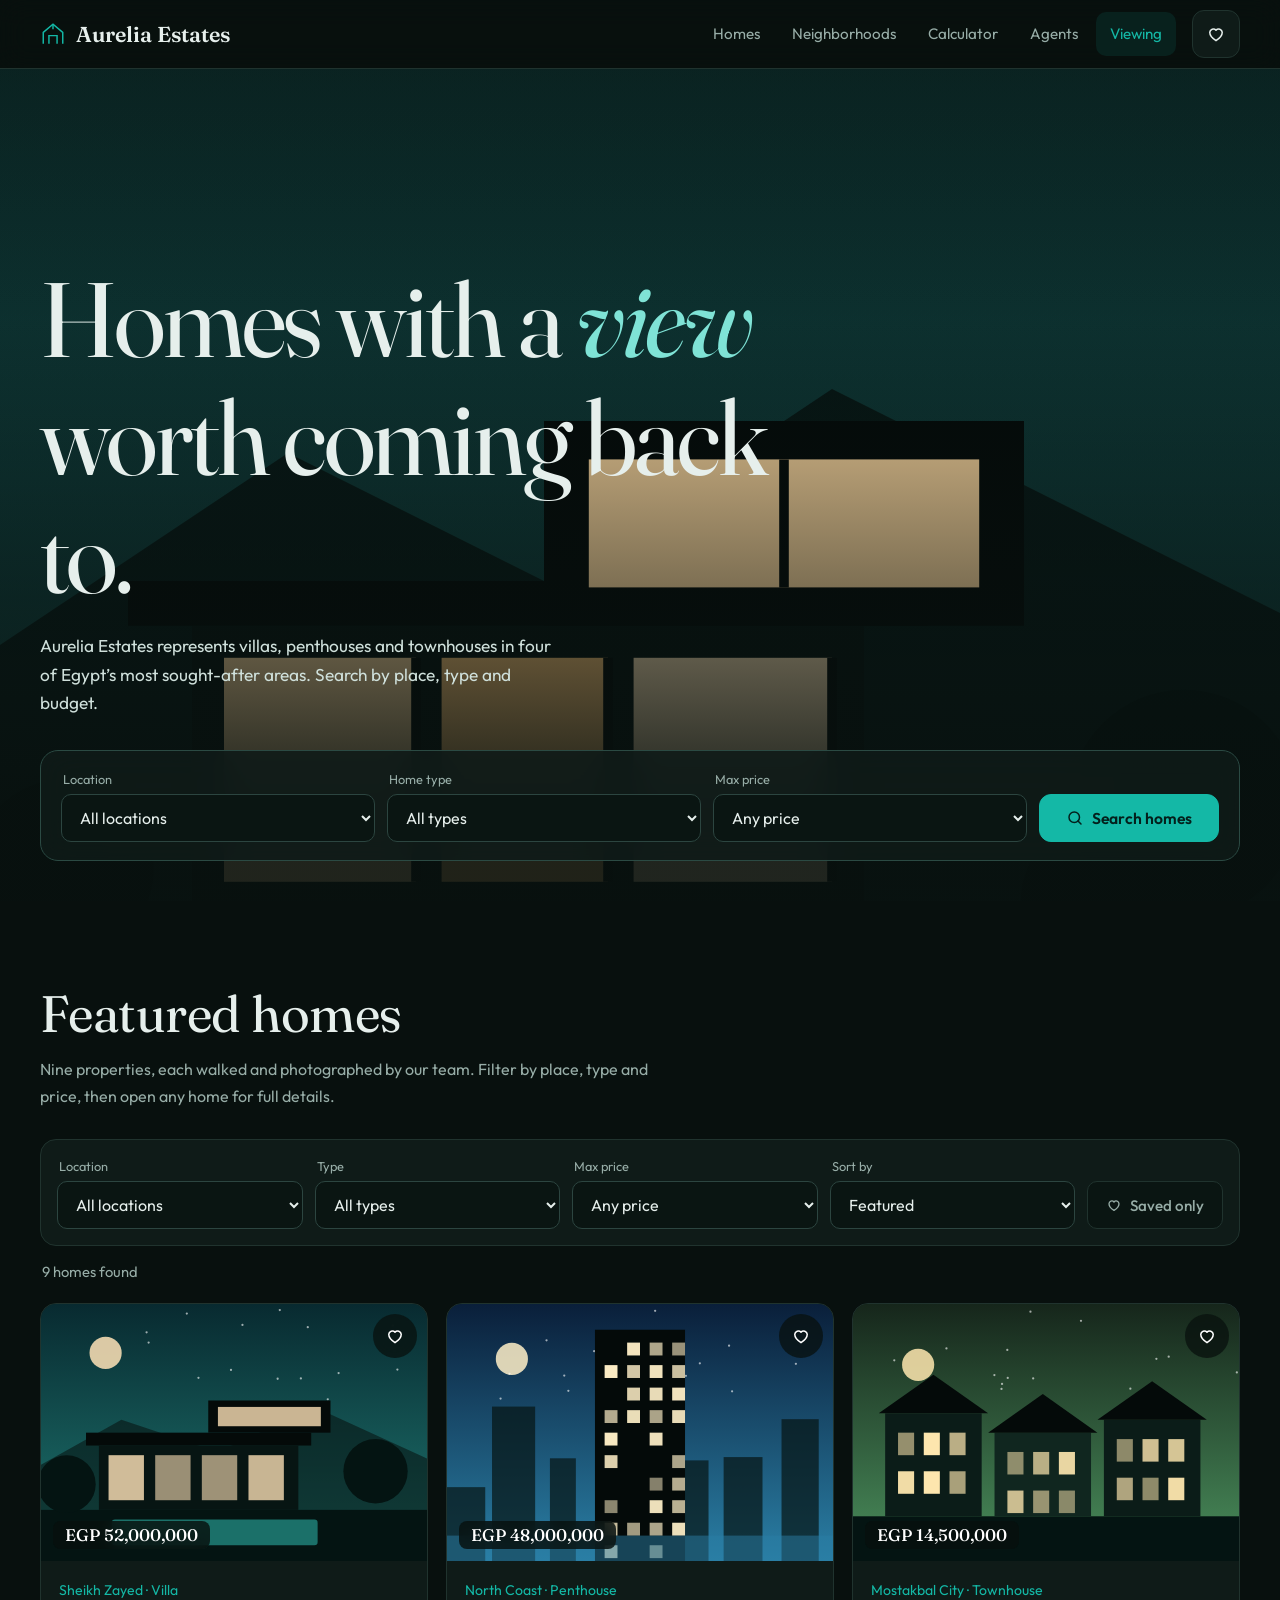
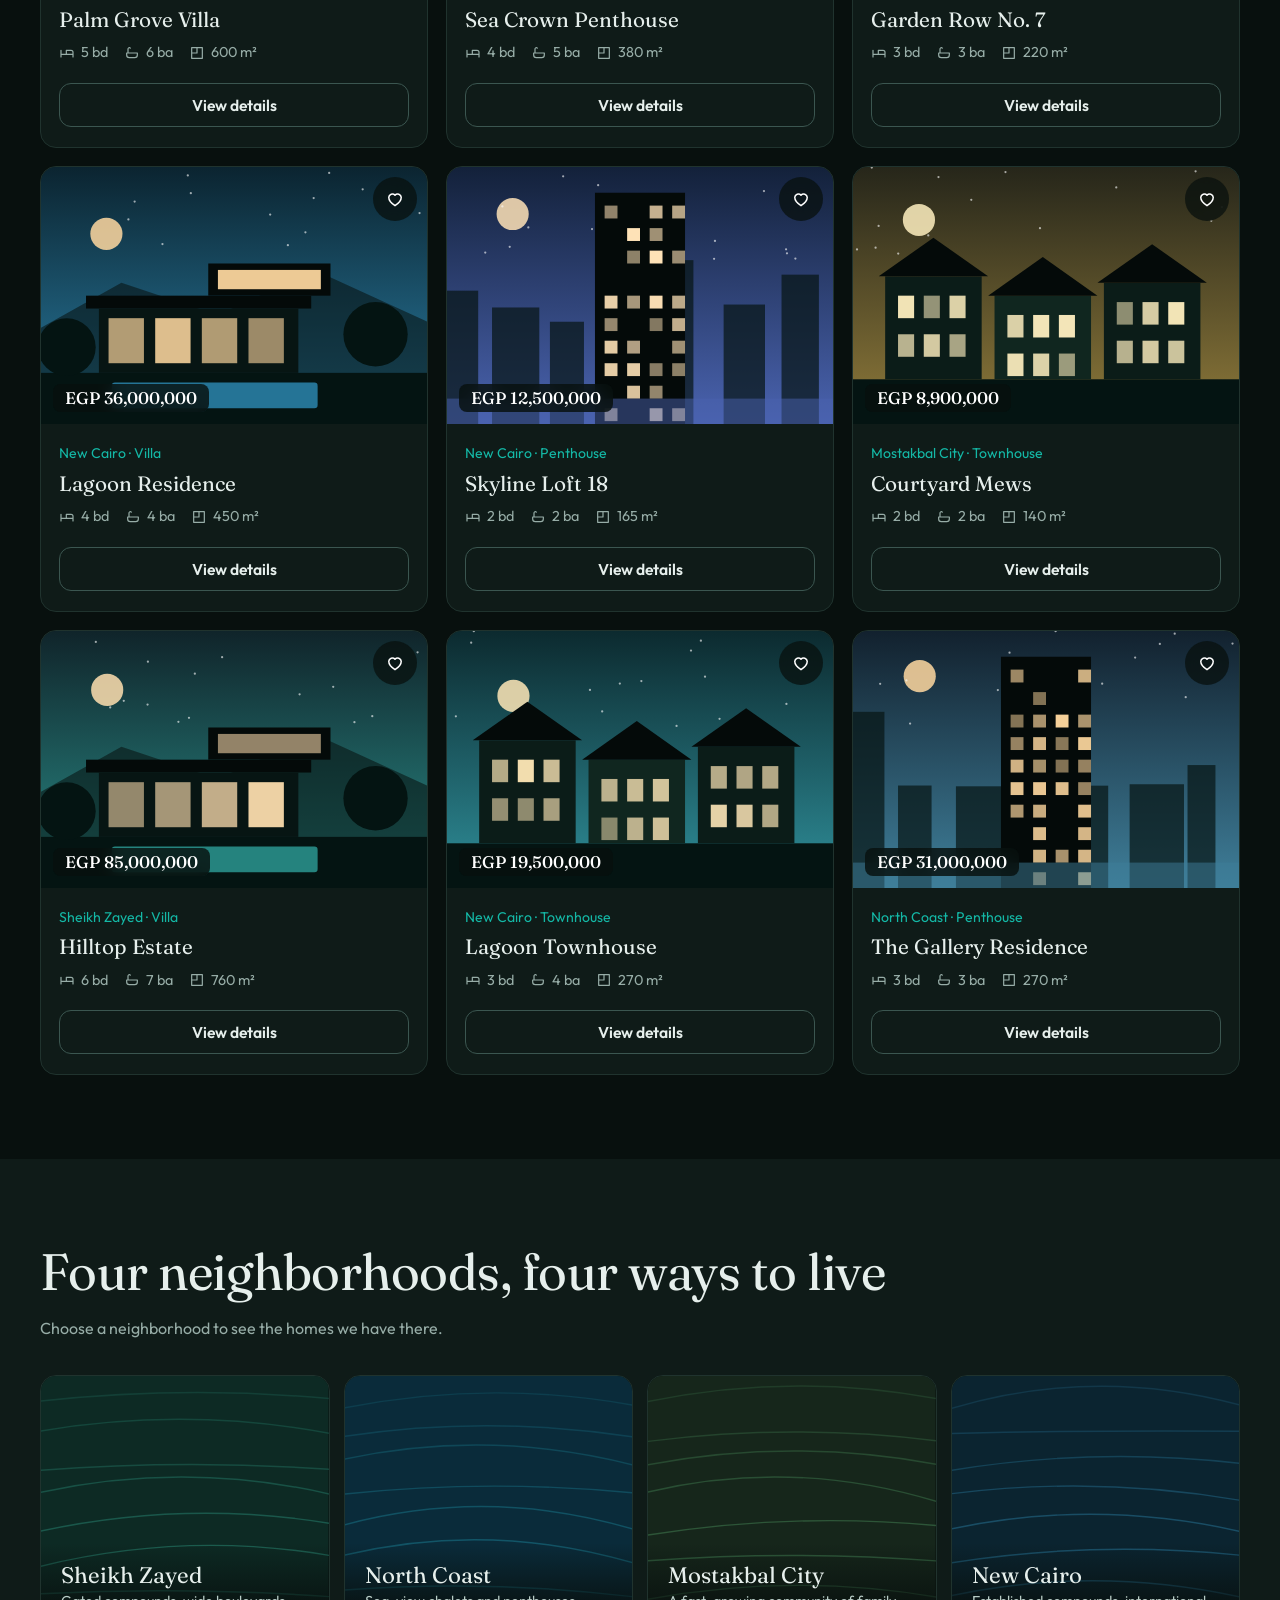
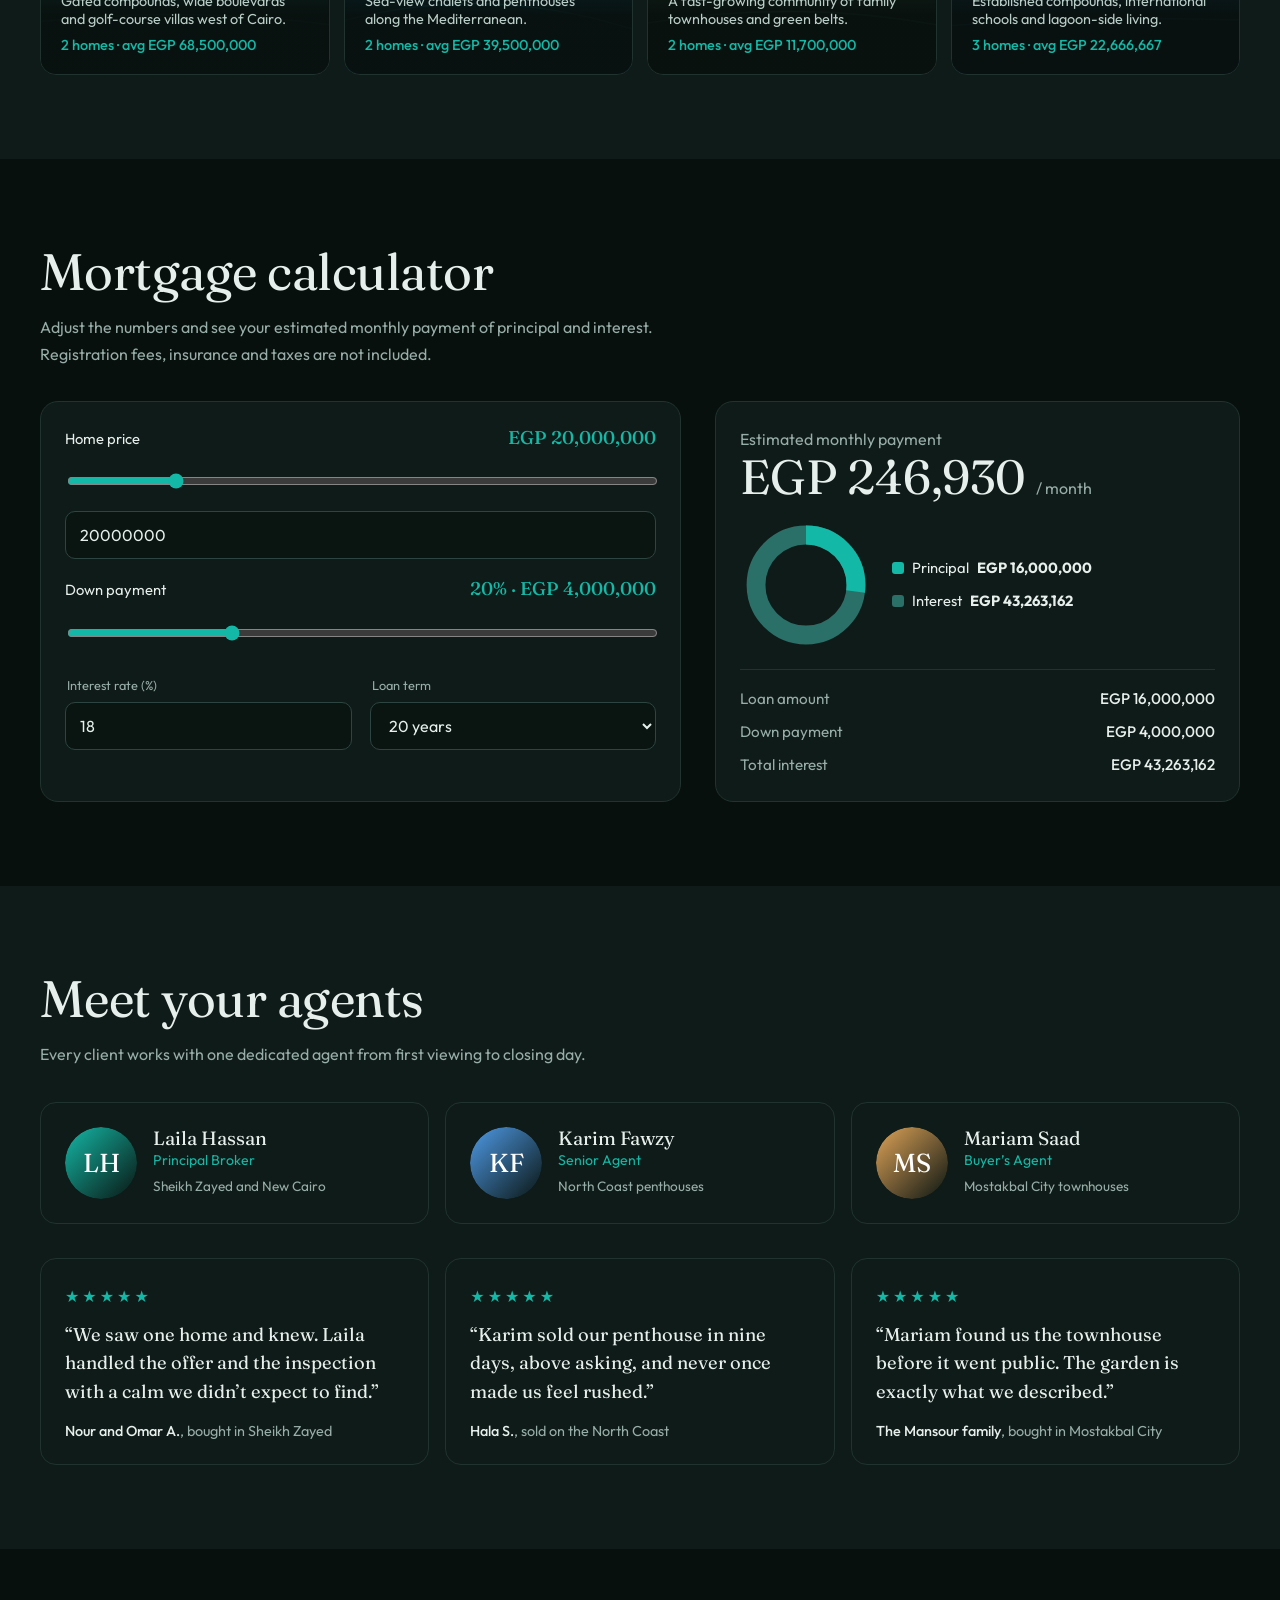
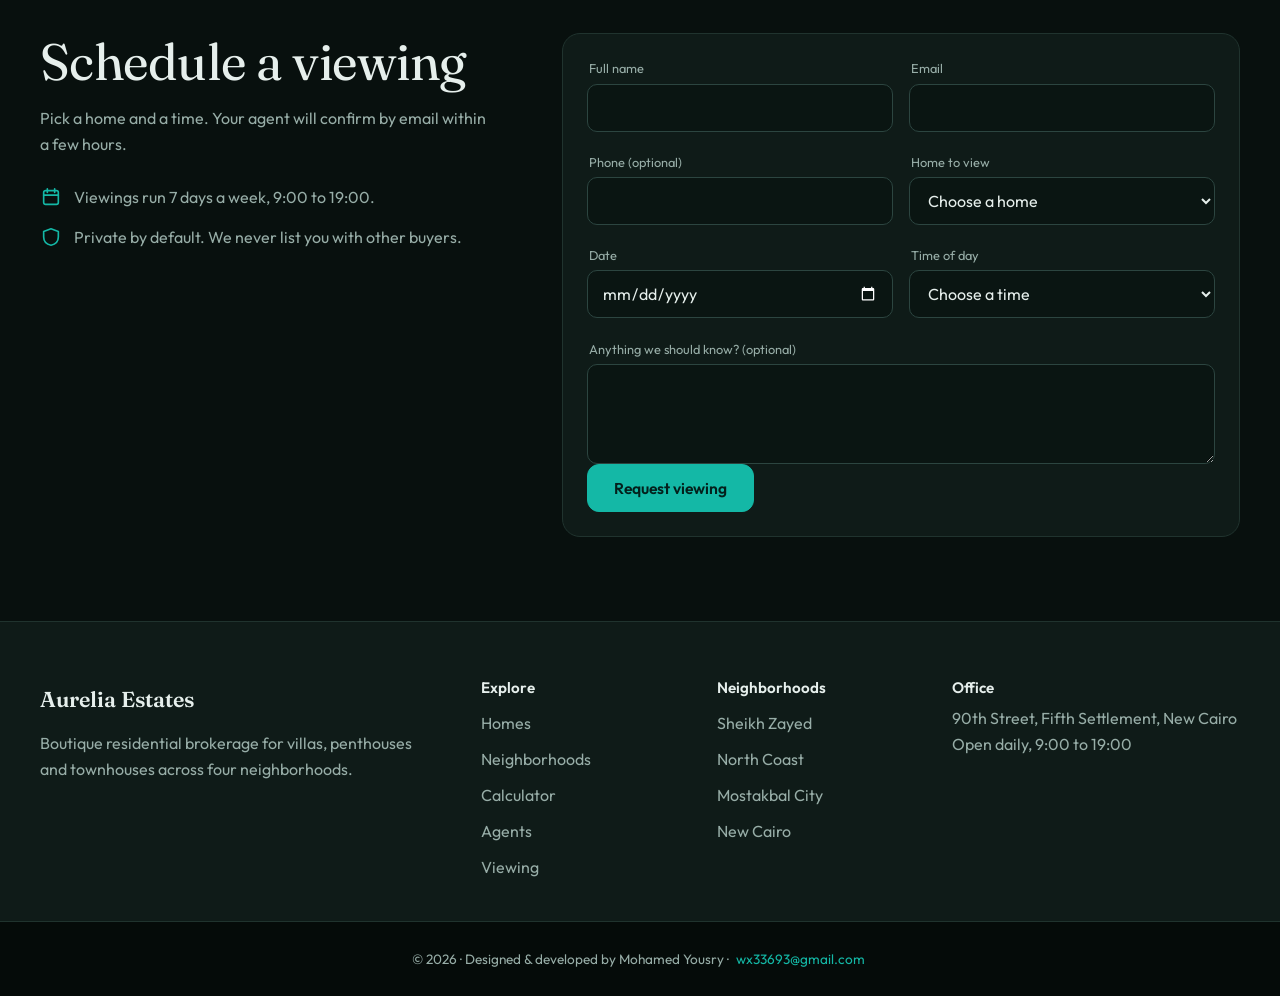
<file: works/aurelia/index.html>
<!DOCTYPE html>
<html lang="en">
<head>
<meta charset="utf-8">
<meta name="viewport" content="width=device-width, initial-scale=1, viewport-fit=cover">
<title>Aurelia Estates — Luxury Homes</title>
<meta name="description" content="Aurelia Estates represents distinctive villas, penthouses and townhouses in four of Egypt’s most sought-after areas.">
<link rel="preconnect" href="https://fonts.googleapis.com">
<link rel="preconnect" href="https://fonts.gstatic.com" crossorigin>
<link href="https://fonts.googleapis.com/css2?family=Fraunces:ital,opsz,wght@0,9..144,400;0,9..144,600;1,9..144,400&family=Outfit:wght@300;400;500;600&display=swap" rel="stylesheet">
<style>
:root{--bg:#08100E;--s:#0F1B18;--s2:#162723;--a:#14B8A6;--t:#E6EFEC;--m:#97ada7;--b:#20332e;--hf:'Fraunces',Georgia,serif;--bf:'Outfit',system-ui,sans-serif;color-scheme:dark;box-sizing:border-box;padding-top:env(safe-area-inset-top,0px);padding-bottom:env(safe-area-inset-bottom,0px)}
*,*::before,*::after{box-sizing:inherit}
html{scroll-behavior:smooth;scroll-padding-top:calc(80px + env(safe-area-inset-top,0px));-webkit-text-size-adjust:100%}
body{margin:0;background:var(--bg);color:var(--t);font:400 1rem/1.65 var(--bf);overflow-x:hidden}
body::before{content:"";position:fixed;inset:0 0 auto;height:env(safe-area-inset-top,0px);background:var(--bg);z-index:60}
h1,h2,h3{font-family:var(--hf);font-weight:400;line-height:1.12;margin:0}
p{margin:0}a{color:inherit}button{font-family:inherit}
:focus-visible{outline:2px solid var(--a);outline-offset:3px;border-radius:6px}
.wrap{width:min(1200px,100% - 40px);margin-inline:auto}
section{padding:84px 0}
.h2{font-size:clamp(2rem,6vw,3.2rem);margin-bottom:14px;letter-spacing:-.01em}
.lead{color:var(--m);max-width:58ch}
.btn{display:inline-flex;align-items:center;justify-content:center;gap:8px;min-height:48px;padding:0 26px;border-radius:12px;border:1px solid var(--a);background:var(--a);color:#04201c;font:600 .98rem var(--bf);text-decoration:none;cursor:pointer;transition:background .25s,color .25s}
.btn:hover{background:transparent;color:var(--a)}
.btn.ghost{background:transparent;color:var(--t);border-color:#3b5650}.btn.ghost:hover{border-color:var(--a);color:var(--a)}
header{position:sticky;top:env(safe-area-inset-top,0px);z-index:50;background:rgba(8,16,14,.88);backdrop-filter:blur(14px);border-bottom:1px solid var(--b)}
.nav{display:flex;align-items:center;gap:8px;height:68px}
.logo{font:600 1.35rem var(--hf);text-decoration:none;display:flex;align-items:center;gap:10px;min-height:44px;margin-right:auto}
.logo svg{width:26px;height:26px}
.links{display:none;gap:4px;list-style:none;margin:0 8px 0 0;padding:0}
.links a{display:inline-flex;align-items:center;min-height:44px;padding:0 14px;text-decoration:none;color:var(--m);font-size:.95rem;border-radius:10px;transition:.2s}
.links a:hover{color:var(--t)}.links a.on{color:var(--a);background:rgba(20,184,166,.1)}
.ib{width:48px;height:48px;border:1px solid var(--b);border-radius:12px;background:var(--s);color:var(--t);display:grid;place-items:center;cursor:pointer;position:relative;transition:.2s}
.ib:hover{border-color:var(--a)}.ib svg{width:20px;height:20px}
.cnt{position:absolute;top:-6px;right:-6px;min-width:20px;height:20px;border-radius:10px;background:var(--a);color:#04201c;font:600 .72rem/20px var(--bf);text-align:center;padding:0 5px}
.menu{position:fixed;inset:calc(68px + env(safe-area-inset-top,0px)) 0 0;background:var(--bg);z-index:49;padding:20px 20px calc(24px + env(safe-area-inset-bottom,0px));display:flex;flex-direction:column;opacity:0;visibility:hidden;transform:translateY(-8px);transition:.3s}
.menu.open{opacity:1;visibility:visible;transform:none}
.menu a{display:flex;align-items:center;min-height:58px;font:400 1.7rem var(--hf);text-decoration:none;border-bottom:1px solid var(--b)}.menu a.on{color:var(--a)}
@media(min-width:960px){.links{display:flex}.bur,.menu{display:none}}
/* hero */
.hero{position:relative;min-height:calc(100svh - 68px);display:flex;flex-direction:column;justify-content:flex-end;padding:60px 0 40px;isolation:isolate;overflow:hidden}
.hero>svg{position:absolute;inset:0;width:100%;height:100%;z-index:-1}
.hero::after{content:"";position:absolute;inset:0;z-index:-1;background:linear-gradient(180deg,rgba(8,16,14,.25),rgba(8,16,14,.05) 30%,rgba(8,16,14,.9) 88%)}
.hero h1{font-size:clamp(2.8rem,10.5vw,6.6rem);letter-spacing:-.025em;max-width:13ch;font-weight:400}
.hero h1 em{font-style:italic;color:#7fe3d6}
.hero .sub{max-width:48ch;color:#cfe0db;margin:18px 0 32px;font-size:1.08rem}
.hero .wrap>*{animation:up .9s cubic-bezier(.2,.7,.2,1) both}.hero .wrap>*:nth-child(2){animation-delay:.12s}.hero .wrap>*:nth-child(3){animation-delay:.24s}
@keyframes up{from{opacity:0;transform:translateY(24px)}}
.lit{animation:tw 5s ease-in-out infinite alternate}@keyframes tw{50%{opacity:.55}}
.search{display:grid;gap:12px;background:rgba(15,27,24,.88);backdrop-filter:blur(16px);border:1px solid #2b4a43;border-radius:18px;padding:16px}
.fld{display:grid;gap:4px}.fld label{font-size:.8rem;color:var(--m);padding-left:2px}
select,input,textarea{width:100%;min-height:48px;padding:11px 14px;border-radius:10px;border:1px solid #2c4540;background:#0a1512;color:var(--t);font:400 1rem var(--bf)}
textarea{min-height:100px;resize:vertical}
select:focus,input:focus,textarea:focus{outline:2px solid var(--a);outline-offset:1px;border-color:var(--a)}
@media(min-width:800px){.search{grid-template-columns:repeat(3,1fr) auto;align-items:end;padding:18px 20px}.search .btn{height:48px}}
/* listings */
.bar{display:flex;flex-wrap:wrap;gap:12px;align-items:end;margin:30px 0 8px;padding:16px;background:var(--s);border:1px solid var(--b);border-radius:16px}
.bar .fld{flex:1 1 150px}
.chip{min-height:48px;padding:0 18px;border-radius:10px;border:1px solid var(--b);background:#0a1512;color:var(--m);font:500 .95rem var(--bf);cursor:pointer;display:inline-flex;align-items:center;gap:8px;transition:.2s}
.chip[aria-pressed=true]{background:var(--a);color:#04201c;border-color:var(--a)}.chip svg{width:16px;height:16px}
.res{color:var(--m);font-size:.92rem;margin:14px 2px 18px}
.grid{display:grid;gap:18px}
@media(min-width:680px){.grid{grid-template-columns:repeat(2,1fr)}}@media(min-width:1040px){.grid{grid-template-columns:repeat(3,1fr)}}
.lc{background:var(--s);border:1px solid var(--b);border-radius:16px;overflow:hidden;display:flex;flex-direction:column;transition:transform .3s,border-color .3s;animation:pop .5s both}
@keyframes pop{from{opacity:0;transform:translateY(14px)}}
.lc:hover{border-color:#2f6d64;transform:translateY(-4px)}
.lv{position:relative;display:block;width:100%;padding:0;border:0;background:none;cursor:pointer;aspect-ratio:3/2;overflow:hidden}
.lv svg{width:100%;height:100%;display:block;transition:transform .7s}.lc:hover .lv svg{transform:scale(1.05)}
.pill{position:absolute;left:12px;bottom:12px;background:rgba(8,16,14,.82);backdrop-filter:blur(8px);border-radius:8px;padding:4px 12px;font:500 1.05rem var(--hf)}
.fav{position:absolute;top:10px;right:10px;width:44px;height:44px;border-radius:50%;border:0;background:rgba(8,16,14,.75);color:#fff;display:grid;place-items:center;cursor:pointer;backdrop-filter:blur(8px);transition:.2s}
.fav svg{width:20px;height:20px;transition:transform .25s}.fav[aria-pressed=true]{color:#ff7a8a}.fav[aria-pressed=true] svg{fill:currentColor;transform:scale(1.15)}
.lb{padding:18px 18px 20px;display:grid;gap:6px;flex:1}.lb h3{font-size:1.3rem}
.loc{color:var(--a);font-size:.88rem}
.sp{display:flex;gap:16px;color:var(--m);font-size:.9rem;margin-top:4px}.sp span{display:flex;gap:6px;align-items:center}.sp svg{width:16px;height:16px}
.lb .btn{margin-top:12px;min-height:44px}
.empty{grid-column:1/-1;text-align:center;padding:50px 20px;border:1px dashed #2f4a44;border-radius:16px}.empty h3{font-size:1.5rem;margin-bottom:8px}.empty p{color:var(--m);margin-bottom:18px}
/* neighborhoods */
.alt{background:var(--s)}
.nb{display:grid;gap:14px;margin-top:34px}
@media(min-width:640px){.nb{grid-template-columns:repeat(2,1fr)}}@media(min-width:1000px){.nb{grid-template-columns:repeat(4,1fr)}}
.nc{position:relative;border-radius:16px;overflow:hidden;min-height:300px;border:1px solid var(--b);padding:0;background:var(--bg);cursor:pointer;text-align:left;color:var(--t);display:flex;align-items:flex-end;transition:border-color .3s}
.nc:hover{border-color:var(--a)}.nc>svg{position:absolute;inset:0;width:100%;height:100%;transition:transform .8s}.nc:hover>svg{transform:scale(1.07)}
.nc div{position:relative;padding:20px;background:linear-gradient(transparent,rgba(8,16,14,.95) 55%);width:100%}
.nc h3{font-size:1.4rem}.nc p{color:#b9cdc7;font-size:.9rem;margin:4px 0 8px}.nc b{color:var(--a);font-weight:500;font-size:.9rem}
/* calculator */
.calc{display:grid;gap:22px;margin-top:34px}
@media(min-width:900px){.calc{grid-template-columns:1.1fr .9fr;gap:34px}}
.panel{background:var(--s);border:1px solid var(--b);border-radius:18px;padding:24px}
.row2{display:grid;gap:18px}.row2 .fld{gap:6px}
@media(min-width:560px){.row2{grid-template-columns:1fr 1fr}}
.rg{display:grid;gap:6px;margin-bottom:18px}.rg .top{display:flex;justify-content:space-between;align-items:baseline;font-size:.92rem}.rg .top b{font:500 1.15rem var(--hf);color:var(--a)}
input[type=range]{padding:0;min-height:44px;accent-color:var(--a);background:none;border:0}
.out{display:grid;gap:18px;align-content:start}
.mo{font:400 clamp(2rem,8vw,3rem) var(--hf);color:var(--t);line-height:1}.mo small{font:400 1rem var(--bf);color:var(--m)}
.donut{display:flex;align-items:center;gap:20px;flex-wrap:wrap}.donut svg{width:132px;height:132px;flex:none}
.lg{display:grid;gap:8px;font-size:.92rem}.lg span{display:flex;align-items:center;gap:8px}.lg i{width:12px;height:12px;border-radius:3px;display:inline-block}
.kv{display:grid;gap:8px;border-top:1px solid var(--b);padding-top:16px;font-size:.95rem}.kv div{display:flex;justify-content:space-between;color:var(--m)}.kv b{color:var(--t);font-weight:500}
/* agents/testimonials */
.ag{display:grid;gap:16px;margin-top:34px}
@media(min-width:700px){.ag{grid-template-columns:repeat(3,1fr)}}
.card{background:var(--s);border:1px solid var(--b);border-radius:16px;padding:24px}
.card.ag1{display:flex;gap:16px;align-items:center}
.av{width:72px;height:72px;border-radius:50%;flex:none}
.card h3{font-size:1.2rem}.card .rl{color:var(--a);font-size:.88rem}.card .st{color:var(--m);font-size:.85rem;margin-top:2px}
.tq{display:grid;gap:16px;margin-top:34px}@media(min-width:900px){.tq{grid-template-columns:repeat(3,1fr)}}
.tq blockquote{margin:0;font:400 1.15rem/1.55 var(--hf)}.tq cite{display:block;margin-top:16px;font:400 .9rem var(--bf);color:var(--m);font-style:normal}.tq cite b{color:var(--t);font-weight:500}
.stars{color:var(--a);letter-spacing:3px;margin-bottom:12px}
/* form */
.vw{display:grid;gap:36px}@media(min-width:900px){.vw{grid-template-columns:4fr 6fr;gap:70px}}
.form{background:var(--s);border:1px solid var(--b);border-radius:18px;padding:24px;display:grid;gap:16px}
.two{display:grid;gap:16px}@media(min-width:620px){.two{grid-template-columns:1fr 1fr}}
.er{color:#ff9d8a;font-size:.85rem;min-height:1.2em}[aria-invalid=true]{border-color:#ff9d8a}
.ok{display:none;text-align:center;padding:36px 8px}.ok svg{width:56px;height:56px;color:var(--a);margin-bottom:10px}.ok h3{font-size:1.8rem;margin-bottom:8px}.ok p{color:var(--m)}
.done form{display:none}.done .ok{display:block}
.ul{list-style:none;margin:26px 0 0;padding:0;display:grid;gap:14px;color:var(--m)}.ul li{display:flex;gap:12px}.ul svg{width:22px;height:22px;color:var(--a);flex:none;margin-top:2px}
/* modal */
.md{position:fixed;inset:0;z-index:100;background:rgba(4,9,8,.88);backdrop-filter:blur(6px);display:none;align-items:flex-end;justify-content:center}
.md.open{display:flex;animation:fd .25s}@keyframes fd{from{opacity:0}}
.sheet{background:var(--s);border:1px solid var(--b);width:min(980px,100%);max-height:94svh;overflow:auto;border-radius:22px 22px 0 0;position:relative;animation:sl .35s cubic-bezier(.2,.7,.2,1);padding-bottom:env(safe-area-inset-bottom,0px)}
@keyframes sl{from{transform:translateY(40px);opacity:0}}
@media(min-width:760px){.md{align-items:center;padding:20px}.sheet{border-radius:22px}}
.sheet .x{position:absolute;top:12px;right:12px;z-index:2;background:rgba(8,16,14,.8)}
.mh{aspect-ratio:16/9;max-height:46svh;overflow:hidden}.mh svg{width:100%;height:100%;display:block}
.mb{padding:24px;display:grid;gap:20px}@media(min-width:760px){.mb{grid-template-columns:1.4fr 1fr;padding:30px}}
.mb h2{font-size:clamp(1.7rem,5vw,2.4rem)}.mb .price{font:400 2rem var(--hf);color:var(--a)}
.spec{display:grid;grid-template-columns:repeat(3,1fr);gap:10px;margin:6px 0}.spec div{background:#0a1512;border:1px solid var(--b);border-radius:12px;padding:12px;text-align:center}.spec b{display:block;font:500 1.3rem var(--hf)}.spec span{font-size:.8rem;color:var(--m)}
.ft{display:flex;flex-wrap:wrap;gap:8px;margin-top:6px}.ft span{border:1px solid #2e4b44;border-radius:999px;padding:4px 14px;font-size:.88rem;color:#bfd5cf}
.side{display:grid;gap:12px;align-content:start;background:#0a1512;border:1px solid var(--b);border-radius:14px;padding:18px}.side p{color:var(--m);font-size:.9rem}.side b.mp{font:400 1.7rem var(--hf);color:var(--t);display:block}
footer{background:var(--s);border-top:1px solid var(--b);padding:56px 0 36px}
.fg{display:grid;gap:30px}@media(min-width:760px){.fg{grid-template-columns:2fr 1fr 1fr 1.4fr}}
footer h3{font:600 .95rem var(--bf);margin-bottom:8px}footer ul{list-style:none;margin:0;padding:0;display:grid}
footer li a{display:inline-flex;align-items:center;min-height:36px;color:var(--m);text-decoration:none}footer li a:hover{color:var(--a)}footer p{color:var(--m);max-width:36ch}
.credit{background:#050b09;border-top:1px solid var(--b);padding:16px 0 calc(16px + env(safe-area-inset-bottom,0px));font-size:.85rem;color:var(--m);text-align:center}
.credit a{color:var(--a);text-decoration:none;display:inline-block;padding:10px 4px}.credit a:hover{text-decoration:underline}
.rv{opacity:0;transform:translateY(18px);transition:opacity .8s,transform .8s cubic-bezier(.2,.7,.2,1)}.rv.in{opacity:1;transform:none}
@media(prefers-reduced-motion:reduce){*,*::before,*::after{animation:none!important;transition:none!important;scroll-behavior:auto!important}.rv{opacity:1;transform:none}}
</style>
</head>
<body>
<header><div class="wrap nav">
 <a class="logo" href="#top" aria-label="Aurelia Estates, back to top"><svg viewBox="0 0 32 32" fill="none" stroke="#14B8A6" stroke-width="1.8" aria-hidden="true"><path d="M4 28V14L16 4l12 10v14"/><path d="M11 28V18h10v10"/><path d="M16 4v6"/></svg>Aurelia Estates</a>
 <ul class="links" id="links"></ul>
 <button class="ib" id="favnav" aria-label="Show saved homes"><svg viewBox="0 0 24 24" fill="none" stroke="currentColor" stroke-width="1.8" stroke-linejoin="round" aria-hidden="true"><path d="M12 20s-7.5-4.6-7.5-10A4.3 4.3 0 0112 7.4 4.3 4.3 0 0119.5 10c0 5.4-7.5 10-7.5 10z"/></svg><span class="cnt" id="fc" hidden>0</span></button>
 <button class="ib bur" id="bur" aria-label="Open menu" aria-expanded="false" aria-controls="menu"><svg viewBox="0 0 24 24" fill="none" stroke="currentColor" stroke-width="1.8" stroke-linecap="round" aria-hidden="true"><path id="bi" d="M4 7h16M4 12h16M4 17h16"/></svg></button>
</div></header>
<nav class="menu" id="menu" aria-label="Mobile"></nav>

<main id="top">
<section class="hero" style="padding-bottom:40px">
 <svg viewBox="0 0 400 700" preserveAspectRatio="xMidYMid slice" role="img" aria-label="A modern glass villa with warm lit windows beside a pool at dusk">
  <defs><linearGradient id="hs" x1="0" y1="0" x2="0" y2="1"><stop offset="0" stop-color="#05110f"/><stop offset=".55" stop-color="#0f3b3a"/><stop offset=".8" stop-color="#2a8f86"/><stop offset="1" stop-color="#0b2a27"/></linearGradient><linearGradient id="pw" x1="0" y1="0" x2="0" y2="1"><stop offset="0" stop-color="#3fd3c3"/><stop offset="1" stop-color="#0c4a47"/></linearGradient></defs>
  <rect width="400" height="700" fill="url(#hs)"/>
  <circle cx="320" cy="150" r="22" fill="#e6fff9" opacity=".9"/><circle cx="320" cy="150" r="60" fill="#7fe3d6" opacity=".12"/>
  <g fill="#fff" opacity=".7"><circle cx="40" cy="70" r="1.2"/><circle cx="120" cy="120" r="1"/><circle cx="210" cy="60" r="1.3"/><circle cx="260" cy="180" r="1"/><circle cx="70" cy="200" r="1"/><circle cx="360" cy="60" r="1"/></g>
  <path d="M0 400L90 340L170 380L260 320L400 390V700H0Z" fill="#06100e" opacity=".8"/>
  <g><rect x="40" y="380" width="250" height="14" fill="#040a09"/><rect x="60" y="394" width="210" height="96" fill="#071311"/><rect x="170" y="330" width="150" height="64" fill="#040a09"/>
  <rect class="lit" x="70" y="404" width="60" height="70" fill="#ffd9a0"/><rect class="lit" x="138" y="404" width="52" height="70" fill="#ffc77a" style="animation-delay:-2s"/><rect class="lit" x="198" y="404" width="62" height="70" fill="#ffe3b8" style="animation-delay:-3s"/><rect class="lit" x="184" y="342" width="122" height="40" fill="#ffd9a0" style="animation-delay:-1s"/>
  <path d="M130 404v70M190 404v70M260 404v70M245 342v40" stroke="#040a09" stroke-width="3"/></g>
  <rect x="0" y="490" width="400" height="210" fill="#041412"/><rect x="30" y="510" width="300" height="70" rx="3" fill="url(#pw)" opacity=".9"/>
  <rect x="60" y="520" width="240" height="6" fill="#ffd9a0" opacity=".4"/>
  <g fill="#041412"><circle cx="20" cy="470" r="28"/><circle cx="370" cy="450" r="36"/><circle cx="345" cy="480" r="26"/></g>
 </svg>
 <div class="wrap">
  <h1>Homes with a <em>view</em> worth coming back to.</h1>
  <p class="sub">Aurelia Estates represents villas, penthouses and townhouses in four of Egypt’s most sought-after areas. Search by place, type and budget.</p>
  <form class="search" id="hs-f" aria-label="Search homes">
   <div class="fld"><label for="hl">Location</label><select id="hl"></select></div>
   <div class="fld"><label for="ht">Home type</label><select id="ht"></select></div>
   <div class="fld"><label for="hp">Max price</label><select id="hp"></select></div>
   <button class="btn" type="submit"><svg width="18" height="18" viewBox="0 0 24 24" fill="none" stroke="currentColor" stroke-width="2" stroke-linecap="round" aria-hidden="true"><circle cx="11" cy="11" r="7"/><path d="M20 20l-4-4"/></svg>Search homes</button>
  </form>
 </div>
</section>

<section id="listings">
 <div class="wrap">
  <div class="rv"><h2 class="h2">Featured homes</h2><p class="lead">Nine properties, each walked and photographed by our team. Filter by place, type and price, then open any home for full details.</p></div>
  <div class="bar">
   <div class="fld"><label for="fl">Location</label><select id="fl"></select></div>
   <div class="fld"><label for="ft">Type</label><select id="ft"></select></div>
   <div class="fld"><label for="fp">Max price</label><select id="fp"></select></div>
   <div class="fld"><label for="fs">Sort by</label><select id="fs"><option value="f">Featured</option><option value="pa">Price, low to high</option><option value="pd">Price, high to low</option><option value="sf">Largest first</option></select></div>
   <button class="chip" id="fo" aria-pressed="false"><svg viewBox="0 0 24 24" fill="none" stroke="currentColor" stroke-width="2" aria-hidden="true"><path d="M12 20s-7.5-4.6-7.5-10A4.3 4.3 0 0112 7.4 4.3 4.3 0 0119.5 10c0 5.4-7.5 10-7.5 10z"/></svg>Saved only</button>
  </div>
  <p class="res" id="res" aria-live="polite"></p>
  <div class="grid" id="grid"></div>
 </div>
</section>

<section id="areas" class="alt">
 <div class="wrap"><div class="rv"><h2 class="h2">Four neighborhoods, four ways to live</h2><p class="lead">Choose a neighborhood to see the homes we have there.</p></div><div class="nb" id="nb"></div></div>
</section>

<section id="calculator">
 <div class="wrap"><div class="rv"><h2 class="h2">Mortgage calculator</h2><p class="lead">Adjust the numbers and see your estimated monthly payment of principal and interest. Registration fees, insurance and taxes are not included.</p></div>
  <div class="calc">
   <div class="panel">
    <div class="rg"><div class="top"><label for="cp">Home price</label><b id="cpv"></b></div><input type="range" id="cpr" min="3000000" max="100000000" step="250000" aria-label="Home price slider"><input type="number" id="cp" min="1000000" max="500000000" step="100000" inputmode="numeric"></div>
    <div class="rg"><div class="top"><label for="cd">Down payment</label><b id="cdv"></b></div><input type="range" id="cd" min="5" max="60" step="1"></div>
    <div class="row2"><div class="fld"><label for="cr">Interest rate (%)</label><input type="number" id="cr" min="0" max="20" step="0.05" inputmode="decimal"></div><div class="fld"><label for="cy">Loan term</label><select id="cy"><option value="10">10 years</option><option value="15">15 years</option><option value="20" selected>20 years</option></select></div></div>
   </div>
   <div class="panel out">
    <div><p style="color:var(--m)">Estimated monthly payment</p><div class="mo" id="mo"></div></div>
    <div class="donut"><svg viewBox="0 0 42 42" role="img" aria-label="Share of total cost that is principal versus interest"><circle cx="21" cy="21" r="15.9" fill="none" stroke="#2a6f68" stroke-width="6"/><circle id="dn" cx="21" cy="21" r="15.9" fill="none" stroke="#14B8A6" stroke-width="6" stroke-dasharray="0 100" transform="rotate(-90 21 21)"/></svg>
    <div class="lg"><span><i style="background:#14B8A6"></i>Principal <b id="lp"></b></span><span><i style="background:#2a6f68"></i>Interest <b id="li"></b></span></div></div>
    <div class="kv"><div>Loan amount<b id="ka"></b></div><div>Down payment<b id="kd"></b></div><div>Total interest<b id="kt"></b></div></div>
   </div>
  </div>
 </div>
</section>

<section id="agents" class="alt">
 <div class="wrap"><div class="rv"><h2 class="h2">Meet your agents</h2><p class="lead">Every client works with one dedicated agent from first viewing to closing day.</p></div><div class="ag" id="ag"></div>
 <div class="tq" id="tq"></div></div>
</section>

<section id="viewing">
 <div class="wrap vw">
  <div class="rv"><h2 class="h2">Schedule a viewing</h2><p class="lead">Pick a home and a time. Your agent will confirm by email within a few hours.</p>
   <ul class="ul"><li><svg viewBox="0 0 24 24" fill="none" stroke="currentColor" stroke-width="1.8" stroke-linecap="round" stroke-linejoin="round" aria-hidden="true"><rect x="4" y="5" width="16" height="15" rx="2"/><path d="M8 3v4M16 3v4M4 10h16"/></svg>Viewings run 7 days a week, 9:00 to 19:00.</li><li><svg viewBox="0 0 24 24" fill="none" stroke="currentColor" stroke-width="1.8" stroke-linecap="round" stroke-linejoin="round" aria-hidden="true"><path d="M12 3l8 3v6c0 5-3.5 8-8 9-4.5-1-8-4-8-9V6z"/></svg>Private by default. We never list you with other buyers.</li></ul></div>
  <div class="form rv" id="fbox">
   <form id="vf" novalidate>
    <div class="two"><div class="fld"><label for="vn">Full name</label><input id="vn" autocomplete="name"><span class="er" id="vn-e" aria-live="polite"></span></div><div class="fld"><label for="ve">Email</label><input id="ve" type="email" autocomplete="email" inputmode="email"><span class="er" id="ve-e" aria-live="polite"></span></div></div>
    <div class="two"><div class="fld"><label for="vph">Phone (optional)</label><input id="vph" type="tel" autocomplete="tel" inputmode="tel"><span class="er" id="vph-e" aria-live="polite"></span></div><div class="fld"><label for="vh">Home to view</label><select id="vh"></select><span class="er" id="vh-e" aria-live="polite"></span></div></div>
    <div class="two"><div class="fld"><label for="vd">Date</label><input id="vd" type="date"><span class="er" id="vd-e" aria-live="polite"></span></div><div class="fld"><label for="vt">Time of day</label><select id="vt"><option value="">Choose a time</option><option>Morning, 9:00 to 12:00</option><option>Afternoon, 12:00 to 16:00</option><option>Evening, 16:00 to 19:00</option></select><span class="er" id="vt-e" aria-live="polite"></span></div></div>
    <div class="fld"><label for="vm">Anything we should know? (optional)</label><textarea id="vm"></textarea></div>
    <button class="btn" type="submit">Request viewing</button>
   </form>
   <div class="ok" id="ok" role="status" tabindex="-1"><svg viewBox="0 0 24 24" fill="none" stroke="currentColor" stroke-width="1.6" stroke-linecap="round" stroke-linejoin="round" aria-hidden="true"><circle cx="12" cy="12" r="10"/><path d="M7.5 12.5l3 3 6-7"/></svg><h3>Viewing requested</h3><p id="okt"></p></div>
  </div>
 </div>
</section>
</main>

<footer><div class="wrap fg">
 <div><a class="logo" href="#top" style="margin-bottom:8px">Aurelia Estates</a><p>Boutique residential brokerage for villas, penthouses and townhouses across four neighborhoods.</p></div>
 <div><h3>Explore</h3><ul id="flinks"></ul></div>
 <div><h3>Neighborhoods</h3><ul id="fn"></ul></div>
 <div><h3>Office</h3><p>90th Street, Fifth Settlement, New Cairo<br>Open daily, 9:00 to 19:00</p></div>
</div></footer>
<div class="credit"><div class="wrap">© 2026 · Designed &amp; developed by Mohamed Yousry · <a href="mailto:wx33693@gmail.com">wx33693@gmail.com</a></div></div>

<div class="md" id="md" role="dialog" aria-modal="true" aria-labelledby="mt" aria-hidden="true"><div class="sheet" id="sh"></div></div>

<script>
const $=(s,r=document)=>r.querySelector(s),$$=(s,r=document)=>[...r.querySelectorAll(s)];
const $$$=n=>"EGP "+Math.round(n).toLocaleString("en-US");
const NAV=[["listings","Homes"],["areas","Neighborhoods"],["calculator","Calculator"],["agents","Agents"],["viewing","Viewing"]];
$("#links").innerHTML=NAV.map(([i,t])=>`<li><a href="#${i}">${t}</a></li>`).join("");
$("#menu").innerHTML=NAV.map(([i,t])=>`<a href="#${i}">${t}</a>`).join("");
$("#flinks").innerHTML=NAV.map(([i,t])=>`<li><a href="#${i}">${t}</a></li>`).join("");
const bur=$("#bur"),mn=$("#menu");
const setMenu=o=>{mn.classList.toggle("open",o);bur.setAttribute("aria-expanded",o);bur.setAttribute("aria-label",o?"Close menu":"Open menu");$("#bi").setAttribute("d",o?"M6 6l12 12M18 6L6 18":"M4 7h16M4 12h16M4 17h16");document.body.style.overflow=o?"hidden":""};
bur.onclick=()=>setMenu(!mn.classList.contains("open"));$$("a",mn).forEach(a=>a.onclick=()=>setMenu(false));
matchMedia("(min-width:960px)").onchange=e=>e.matches&&setMenu(false);
const act=new IntersectionObserver(es=>es.forEach(e=>e.isIntersecting&&$$(".links a,.menu a").forEach(a=>a.classList.toggle("on",a.getAttribute("href")==="#"+e.target.id))),{rootMargin:"-45% 0px -50% 0px"});
NAV.forEach(([i])=>act.observe($("#"+i)));
const rvo=new IntersectionObserver(es=>es.forEach(e=>{if(e.isIntersecting){e.target.classList.add("in");rvo.unobserve(e.target)}}),{threshold:.1});
const watch=()=>$$(".rv:not(.in)").forEach(el=>rvo.observe(el));
/* data */
const AREAS=[
{n:"Sheikh Zayed",d:"Gated compounds, wide boulevards and golf-course villas west of Cairo.",pal:["#0d2a24","#2b8f7a"]},
{n:"North Coast",d:"Sea-view chalets and penthouses along the Mediterranean.",pal:["#0a2b3a","#1a7f93"]},
{n:"Mostakbal City",d:"A fast-growing community of family townhouses and green belts.",pal:["#16261b","#4a8f5c"]},
{n:"New Cairo",d:"Established compounds, international schools and lagoon-side living.",pal:["#0b2430","#2a7fa5"]}];
const L=[
{id:1,t:"Palm Grove Villa",loc:"Sheikh Zayed",type:"Villa",price:52000000,bd:5,ba:6,sf:600,pal:["#082a30","#1f7a73","#ffe3b8"],d:"A standalone villa in a gated compound, with a private pool, landscaped garden, roof terrace and a chef’s kitchen that opens to the patio.",f:["Private pool","Roof terrace","Smart home","3-car garage"]},
{id:2,t:"Sea Crown Penthouse",loc:"North Coast",type:"Penthouse",price:48000000,bd:4,ba:5,sf:380,pal:["#0a1f3a","#2a7fa5","#fff0c8"],d:"A top-floor penthouse with a wraparound terrace, private plunge pool and open Mediterranean views from every bedroom.",f:["Plunge pool","Wraparound terrace","Beach access","Two parking bays"]},
{id:3,t:"Garden Row No. 7",loc:"Mostakbal City",type:"Townhouse",price:14500000,bd:3,ba:3,sf:220,pal:["#16261b","#4a8f5c","#ffe8b0"],d:"A corner townhouse with a sunlit private garden, a double-height living room and a new kitchen, near the community’s main park.",f:["Private garden","Corner unit","Maid’s room","Club access"]},
{id:4,t:"Lagoon Residence",loc:"New Cairo",type:"Villa",price:36000000,bd:4,ba:4,sf:450,pal:["#0b2430","#2a7fa5","#ffd9a0"],d:"A contemporary lagoon-side villa with a double-height living room, a heated pool and a guest annex.",f:["Lagoon view","Heated pool","Guest annex","Solar water heating"]},
{id:5,t:"Skyline Loft 18",loc:"New Cairo",type:"Penthouse",price:12500000,bd:2,ba:2,sf:165,pal:["#13213a","#4a63b0","#ffe3b8"],d:"A corner penthouse on the 18th floor with floor-to-ceiling glass, a private roof and access to the tower’s spa and gym.",f:["Private roof","Corner views","Spa and gym","Secure parking"]},
{id:6,t:"Courtyard Mews",loc:"Mostakbal City",type:"Townhouse",price:8900000,bd:2,ba:2,sf:140,pal:["#26261a","#8f7a3a","#fff0c0"],d:"A bright mews house with a courtyard garden, vaulted ceilings and a studio room over the garage.",f:["Courtyard","Studio room","Garage","Quiet cul-de-sac"]},
{id:7,t:"Hilltop Estate",loc:"Sheikh Zayed",type:"Villa",price:85000000,bd:6,ba:7,sf:760,pal:["#10242a","#2a8f8a","#ffe0b0"],d:"A landmark estate on an elevated plot with a screening room, guest wing, padel court and wide views over the golf course.",f:["Padel court","Screening room","Guest wing","Staff quarters"]},
{id:8,t:"Lagoon Townhouse",loc:"New Cairo",type:"Townhouse",price:19500000,bd:3,ba:4,sf:270,pal:["#0c2a2f","#2f8f9a","#ffe8b8"],d:"A three-storey townhouse steps from the lagoon, with a rooftop terrace and a garden studio.",f:["Rooftop terrace","Garden studio","EV charging","Lagoon access"]},
{id:9,t:"The Gallery Residence",loc:"North Coast",type:"Penthouse",price:31000000,bd:3,ba:3,sf:270,pal:["#12212e","#3f7f9a","#ffd9a0"],d:"A designer penthouse built around an art wall, a double-height lounge and a terrace with a plunge pool facing the sea.",f:["Plunge pool","Art lighting","Double-height lounge","Concierge"]}];
const TYPES=["Villa","Penthouse","Townhouse"],PR=[[15000000,"Up to EGP 15M"],[35000000,"Up to EGP 35M"],[60000000,"Up to EGP 60M"]];
const fill=(el,first,arr)=>el.innerHTML=`<option value="">${first}</option>`+arr.map(([v,t])=>`<option value="${v}">${t}</option>`).join("");
["h","f"].forEach(p=>{fill($("#"+p+"l"),"All locations",AREAS.map(a=>[a.n,a.n]));fill($("#"+p+"t"),"All types",TYPES.map(t=>[t,t]));fill($("#"+p+"p"),"Any price",PR)});
/* artwork */
const rnd=s=>()=>(s=(s*16807)%2147483647)/2147483647;
function vis(l){const[c1,c2,c3]=l.pal,r=rnd(l.id*131+7),g="v"+l.id;
 let s=`<defs><linearGradient id="${g}" x1="0" y1="0" x2="0" y2="1"><stop offset="0" stop-color="${c1}"/><stop offset="1" stop-color="${c2}"/></linearGradient></defs><rect width="120" height="80" fill="url(#${g})"/><circle cx="${20+r()*80}" cy="${14+r()*8}" r="5" fill="${c3}" opacity=".85"/>`;
 for(let i=0;i<14;i++)s+=`<circle cx="${r()*120}" cy="${r()*30}" r=".35" fill="#fff" opacity=".6"/>`;
 const win=(x,y,w,h)=>`<rect x="${x}" y="${y}" width="${w}" height="${h}" fill="${c3}" opacity="${.5+r()*.5}"/>`;
 if(l.type==="Villa"){s+=`<path d="M0 50L25 36L55 46L85 32L120 48V80H0Z" fill="#06100e" opacity=".55"/><rect x="14" y="40" width="70" height="4" fill="#040a09"/><rect x="18" y="44" width="62" height="20" fill="#071513"/>`;for(let i=0;i<4;i++)s+=win(21+i*14.5,47,11,14);s+=`<rect x="52" y="30" width="38" height="10" fill="#040a09"/>${win(55,32,32,6)}<rect x="0" y="64" width="120" height="16" fill="#041412"/><rect x="22" y="67" width="64" height="8" rx="1" fill="${c2}" opacity=".9"/><circle cx="104" cy="52" r="10" fill="#041412"/><circle cx="8" cy="56" r="9" fill="#041412"/>`}
 else if(l.type==="Penthouse"){for(let i=0;i<7;i++){const w=8+r()*9,h=22+r()*34,x=i*18-4;s+=`<rect x="${x}" y="${80-h}" width="${w}" height="${h}" fill="#071513" opacity=".7"/>`}
  s+=`<rect x="46" y="8" width="28" height="72" fill="#040a09"/>`;for(let y=12;y<76;y+=7)for(let x=49;x<72;x+=7)if(r()>.3)s+=win(x,y,4,4);s+=`<rect x="0" y="72" width="120" height="8" fill="${c2}" opacity=".5"/>`}
 else{s+=`<rect x="0" y="66" width="120" height="14" fill="#041412"/>`;[[10,34],[44,40],[78,36]].forEach(([x,y],i)=>{s+=`<rect x="${x}" y="${y}" width="30" height="${66-y}" fill="${["#0b1c18","#10261f","#0b1c18"][i]}"/><path d="M${x-2} ${y}L${x+15} ${y-12}L${x+32} ${y}Z" fill="#040a09"/>`;for(let j=0;j<3;j++)s+=win(x+4+j*8,y+6,5,7)+win(x+4+j*8,y+18,5,7)});}
 return`<svg viewBox="0 0 120 80" preserveAspectRatio="xMidYMid slice" role="img" aria-label="Illustration of ${l.t}, a ${l.type.toLowerCase()} in ${l.loc}">${s}</svg>`}
/* listings */
const fav=new Set(),ico=(d)=>`<svg viewBox="0 0 24 24" fill="none" stroke="currentColor" stroke-width="1.8" stroke-linecap="round" stroke-linejoin="round" aria-hidden="true">${d}</svg>`;
const I={bd:ico('<path d="M3 18V8M3 14h18v4M21 14v-3a3 3 0 00-3-3h-7v6"/>'),ba:ico('<path d="M4 12h16v3a4 4 0 01-4 4H8a4 4 0 01-4-4zM6 12V6a2 2 0 013.5-1.3"/>'),sf:ico('<path d="M4 4h16v16H4zM4 12h8V4"/>'),heart:ico('<path d="M12 20s-7.5-4.6-7.5-10A4.3 4.3 0 0112 7.4 4.3 4.3 0 0119.5 10c0 5.4-7.5 10-7.5 10z"/>')};
const F={l:"",t:"",p:"",s:"f",o:false};
function render(){let a=L.filter(x=>(!F.l||x.loc===F.l)&&(!F.t||x.type===F.t)&&(!F.p||x.price<=+F.p)&&(!F.o||fav.has(x.id)));
 if(F.s==="pa")a.sort((x,y)=>x.price-y.price);else if(F.s==="pd")a.sort((x,y)=>y.price-x.price);else if(F.s==="sf")a.sort((x,y)=>y.sf-x.sf);
 $("#res").textContent=`${a.length} ${a.length===1?"home":"homes"} found`;
 $("#grid").innerHTML=a.length?a.map((l,i)=>`<article class="lc" style="animation-delay:${i*.05}s"><div class="lv" style="position:relative"><button class="lv" data-o="${l.id}" aria-label="View details for ${l.t}">${vis(l)}<span class="pill">${$$$(l.price)}</span></button><button class="fav" data-f="${l.id}" aria-pressed="${fav.has(l.id)}" aria-label="${fav.has(l.id)?"Remove "+l.t+" from saved":"Save "+l.t}">${I.heart}</button></div><div class="lb"><span class="loc">${l.loc} · ${l.type}</span><h3>${l.t}</h3><div class="sp"><span>${I.bd}${l.bd} bd</span><span>${I.ba}${l.ba} ba</span><span>${I.sf}${l.sf} m²</span></div><button class="btn ghost" data-o="${l.id}">View details</button></div></article>`).join(""):`<div class="empty"><h3>No homes match yet</h3><p>Try a higher price or a different neighborhood.</p><button class="btn" id="rs">Clear all filters</button></div>`;
 $$("[data-o]").forEach(b=>b.onclick=()=>openM(+b.dataset.o,b));
 $$("[data-f]").forEach(b=>b.onclick=()=>{const id=+b.dataset.f;fav.has(id)?fav.delete(id):fav.add(id);favUI();render()});
 const rs=$("#rs");if(rs)rs.onclick=()=>{Object.assign(F,{l:"",t:"",p:"",s:"f",o:false});sync();render()}}
function favUI(){const c=$("#fc");c.hidden=!fav.size;c.textContent=fav.size}
function sync(){$("#fl").value=F.l;$("#ft").value=F.t;$("#fp").value=F.p;$("#fs").value=F.s;$("#fo").setAttribute("aria-pressed",F.o)}
[["fl","l"],["ft","t"],["fp","p"],["fs","s"]].forEach(([id,k])=>$("#"+id).onchange=e=>{F[k]=e.target.value;render()});
$("#fo").onclick=()=>{F.o=!F.o;sync();render()};
$("#favnav").onclick=()=>{F.o=true;sync();render();$("#listings").scrollIntoView({behavior:"smooth"})};
$("#hs-f").onsubmit=e=>{e.preventDefault();F.l=$("#hl").value;F.t=$("#ht").value;F.p=$("#hp").value;sync();render();$("#listings").scrollIntoView({behavior:"smooth"})};
/* neighborhoods */
$("#nb").innerHTML=AREAS.map((a,i)=>{const n=L.filter(l=>l.loc===a.n),avg=n.reduce((s,l)=>s+l.price,0)/n.length,r=rnd(i*71+5);let w="";for(let k=0;k<9;k++)w+=`<path d="M-10 ${40+k*22+r()*10}Q100 ${10+k*22+r()*30} 210 ${40+k*22+r()*10}T410 ${30+k*22}" fill="none" stroke="${a.pal[1]}" stroke-width="1" opacity="${.15+k*.06}"/>`;
 return`<button class="nc rv" data-a="${a.n}" aria-label="See homes in ${a.n}"><svg viewBox="0 0 200 300" preserveAspectRatio="xMidYMid slice" aria-hidden="true"><rect width="200" height="300" fill="${a.pal[0]}"/>${w}</svg><div><h3>${a.n}</h3><p>${a.d}</p><b>${n.length} homes · avg ${$$$(avg/1e6*1e6).replace(/(\d)(?=(\d{3})+$)/g,"$1")}</b></div></button>`}).join("");
$$(".nc").forEach(b=>b.onclick=()=>{F.l=b.dataset.a;sync();render();$("#listings").scrollIntoView({behavior:"smooth"})});
$("#fn").innerHTML=AREAS.map(a=>`<li><a href="#listings" data-a="${a.n}">${a.n}</a></li>`).join("");
$$("#fn a").forEach(a=>a.onclick=()=>{F.l=a.dataset.a;sync();render()});
/* modal */
const md=$("#md");let lastF,cur;
function openM(id,from){cur=L.find(x=>x.id===id);lastF=from;const l=cur;
 $("#sh").innerHTML=`<button class="ib x" id="mx" aria-label="Close details">${ico('<path d="M6 6l12 12M18 6L6 18"/>')}</button><div class="mh">${vis(l)}</div><div class="mb"><div><span class="loc">${l.loc} · ${l.type}</span><h2 id="mt">${l.t}</h2><div class="price">${$$$(l.price)}</div><div class="spec"><div><b>${l.bd}</b><span>Bedrooms</span></div><div><b>${l.ba}</b><span>Bathrooms</span></div><div><b>${l.sf}</b><span>m²</span></div></div><p style="color:var(--m)">${l.d}</p><div class="ft">${l.f.map(f=>`<span>${f}</span>`).join("")}</div></div><div class="side"><p>Estimated monthly payment</p><b class="mp">${$$$(pay(l.price*.8,18,20))}</b><p>Based on 20% down at 18% over 20 years.</p><button class="btn" id="mv">Schedule a viewing</button><button class="btn ghost" id="mc">Use in calculator</button><button class="btn ghost" id="mf" aria-pressed="${fav.has(l.id)}">${fav.has(l.id)?"Saved":"Save this home"}</button></div></div>`;
 md.classList.add("open");md.setAttribute("aria-hidden","false");document.body.style.overflow="hidden";$("#mx").focus();
 $("#mx").onclick=closeM;$("#mv").onclick=()=>{closeM();$("#vh").value=l.id;$("#viewing").scrollIntoView({behavior:"smooth"})};
 $("#mc").onclick=()=>{closeM();setPrice(l.price);$("#calculator").scrollIntoView({behavior:"smooth"})};
 $("#mf").onclick=e=>{fav.has(l.id)?fav.delete(l.id):fav.add(l.id);favUI();render();e.target.textContent=fav.has(l.id)?"Saved":"Save this home"}}
function closeM(){md.classList.remove("open");md.setAttribute("aria-hidden","true");document.body.style.overflow="";lastF&&document.contains(lastF)&&lastF.focus()}
md.onclick=e=>{if(e.target===md)closeM()};
addEventListener("keydown",e=>{if(!md.classList.contains("open"))return;if(e.key==="Escape")closeM();else if(e.key==="Tab"){const f=$$("button",$("#sh")),i=f.indexOf(document.activeElement);if(e.shiftKey&&i<=0){e.preventDefault();f.at(-1).focus()}else if(!e.shiftKey&&i===f.length-1){e.preventDefault();f[0].focus()}}});
/* calculator */
function pay(L0,rate,yrs){const n=yrs*12,r=rate/1200;return r?L0*r/(1-Math.pow(1+r,-n)):L0/n}
const cp=$("#cp"),cpr=$("#cpr"),cd=$("#cd"),cr=$("#cr"),cy=$("#cy");
function setPrice(v){cp.value=v;cpr.value=Math.min(Math.max(v,3000000),100000000);calc()}
function calc(){const P=Math.max(+cp.value||0,0),dp=+cd.value,R=Math.max(+cr.value||0,0),Y=+cy.value,down=P*dp/100,loan=P-down,m=pay(loan,R,Y),tot=m*Y*12,int=Math.max(tot-loan,0);
 $("#cpv").textContent=$$$(P);$("#cdv").textContent=`${dp}% · ${$$$(down)}`;$("#mo").innerHTML=`${$$$(m)} <small>/ month</small>`;
 const pp=tot?loan/tot*100:100;$("#dn").setAttribute("stroke-dasharray",`${pp.toFixed(1)} ${(100-pp).toFixed(1)}`);
 $("#lp").textContent=$$$(loan);$("#li").textContent=$$$(int);$("#ka").textContent=$$$(loan);$("#kd").textContent=$$$(down);$("#kt").textContent=$$$(int)}
cpr.oninput=()=>{cp.value=cpr.value;calc()};[cp,cd,cr,cy].forEach(e=>e.oninput=calc);cy.onchange=calc;
cp.value=20000000;cpr.value=20000000;cd.value=20;cr.value=18;
/* agents, testimonials */
const AG=[["Laila Hassan","Principal Broker","Sheikh Zayed and New Cairo","#14B8A6"],["Karim Fawzy","Senior Agent","North Coast penthouses","#4f9be8"],["Mariam Saad","Buyer’s Agent","Mostakbal City townhouses","#e0a458"]];
$("#ag").innerHTML=AG.map(([n,r,s,c])=>`<div class="card ag1 rv"><svg class="av" viewBox="0 0 72 72" role="img" aria-label="Initials for ${n}"><defs><linearGradient id="a${n[0]}" x1="0" y1="0" x2="1" y2="1"><stop offset="0" stop-color="${c}"/><stop offset="1" stop-color="#0a1512"/></linearGradient></defs><circle cx="36" cy="36" r="36" fill="url(#a${n[0]})"/><text x="36" y="45" text-anchor="middle" font-family="Fraunces,serif" font-size="26" fill="#fff">${n.split(" ").map(w=>w[0]).join("")}</text></svg><div><h3>${n}</h3><div class="rl">${r}</div><div class="st">${s}</div></div></div>`).join("");
const TQ=[["We saw one home and knew. Laila handled the offer and the inspection with a calm we didn’t expect to find.","Nour and Omar A.","bought in Sheikh Zayed"],["Karim sold our penthouse in nine days, above asking, and never once made us feel rushed.","Hala S.","sold on the North Coast"],["Mariam found us the townhouse before it went public. The garden is exactly what we described.","The Mansour family","bought in Mostakbal City"]];
$("#tq").innerHTML=TQ.map(([q,n,w])=>`<figure class="card rv" style="margin:0"><div class="stars" aria-label="5 out of 5 stars">★★★★★</div><blockquote>“${q}”</blockquote><cite><b>${n}</b>, ${w}</cite></figure>`).join("");
/* form */
const vh=$("#vh");vh.innerHTML='<option value="">Choose a home</option>'+L.map(l=>`<option value="${l.id}">${l.t}, ${l.loc}</option>`).join("");
const td=new Date(Date.now()-new Date().getTimezoneOffset()*6e4).toISOString().slice(0,10);$("#vd").min=td;
const err=(id,m)=>{$("#"+id+"-e").textContent=m;$("#"+id).setAttribute("aria-invalid",!!m);return!m};
$("#vf").onsubmit=e=>{e.preventDefault();const n=$("#vn").value.trim(),em=$("#ve").value.trim(),ph=$("#vph").value.trim(),d=$("#vd").value;
 const r=[err("vn",n.length<2?"Enter your full name.":""),err("ve",/^[^\s@]+@[^\s@]+\.[^\s@]{2,}$/.test(em)?"":"Enter a valid email, like name@example.com."),err("vph",!ph||ph.replace(/\D/g,"").length>=7?"":"Enter at least 7 digits, or leave this blank."),err("vh",vh.value?"":"Choose a home to view."),err("vd",!d?"Pick a date.":d<td?"Choose today or a later date.":""),err("vt",$("#vt").value?"":"Choose a time of day.")];
 if(r.includes(false)){$("#vf [aria-invalid=true]").focus();return}
 const h=L.find(l=>l.id==vh.value),fd=new Date(d+"T12:00").toLocaleDateString("en-US",{weekday:"long",month:"long",day:"numeric"});
 $("#okt").textContent=`Thank you, ${n.split(" ")[0]}. We’ve requested a viewing of ${h.t} on ${fd} (${$("#vt").value.split(",")[0].toLowerCase()}). Your agent will email ${em} to confirm.`;$("#fbox").classList.add("done");$("#ok").focus()};
$$("#vf input,#vf select").forEach(i=>i.addEventListener("input",()=>i.getAttribute("aria-invalid")==="true"&&err(i.id,"")));
render();calc();watch();
</script>
</body>
</html>
</file>
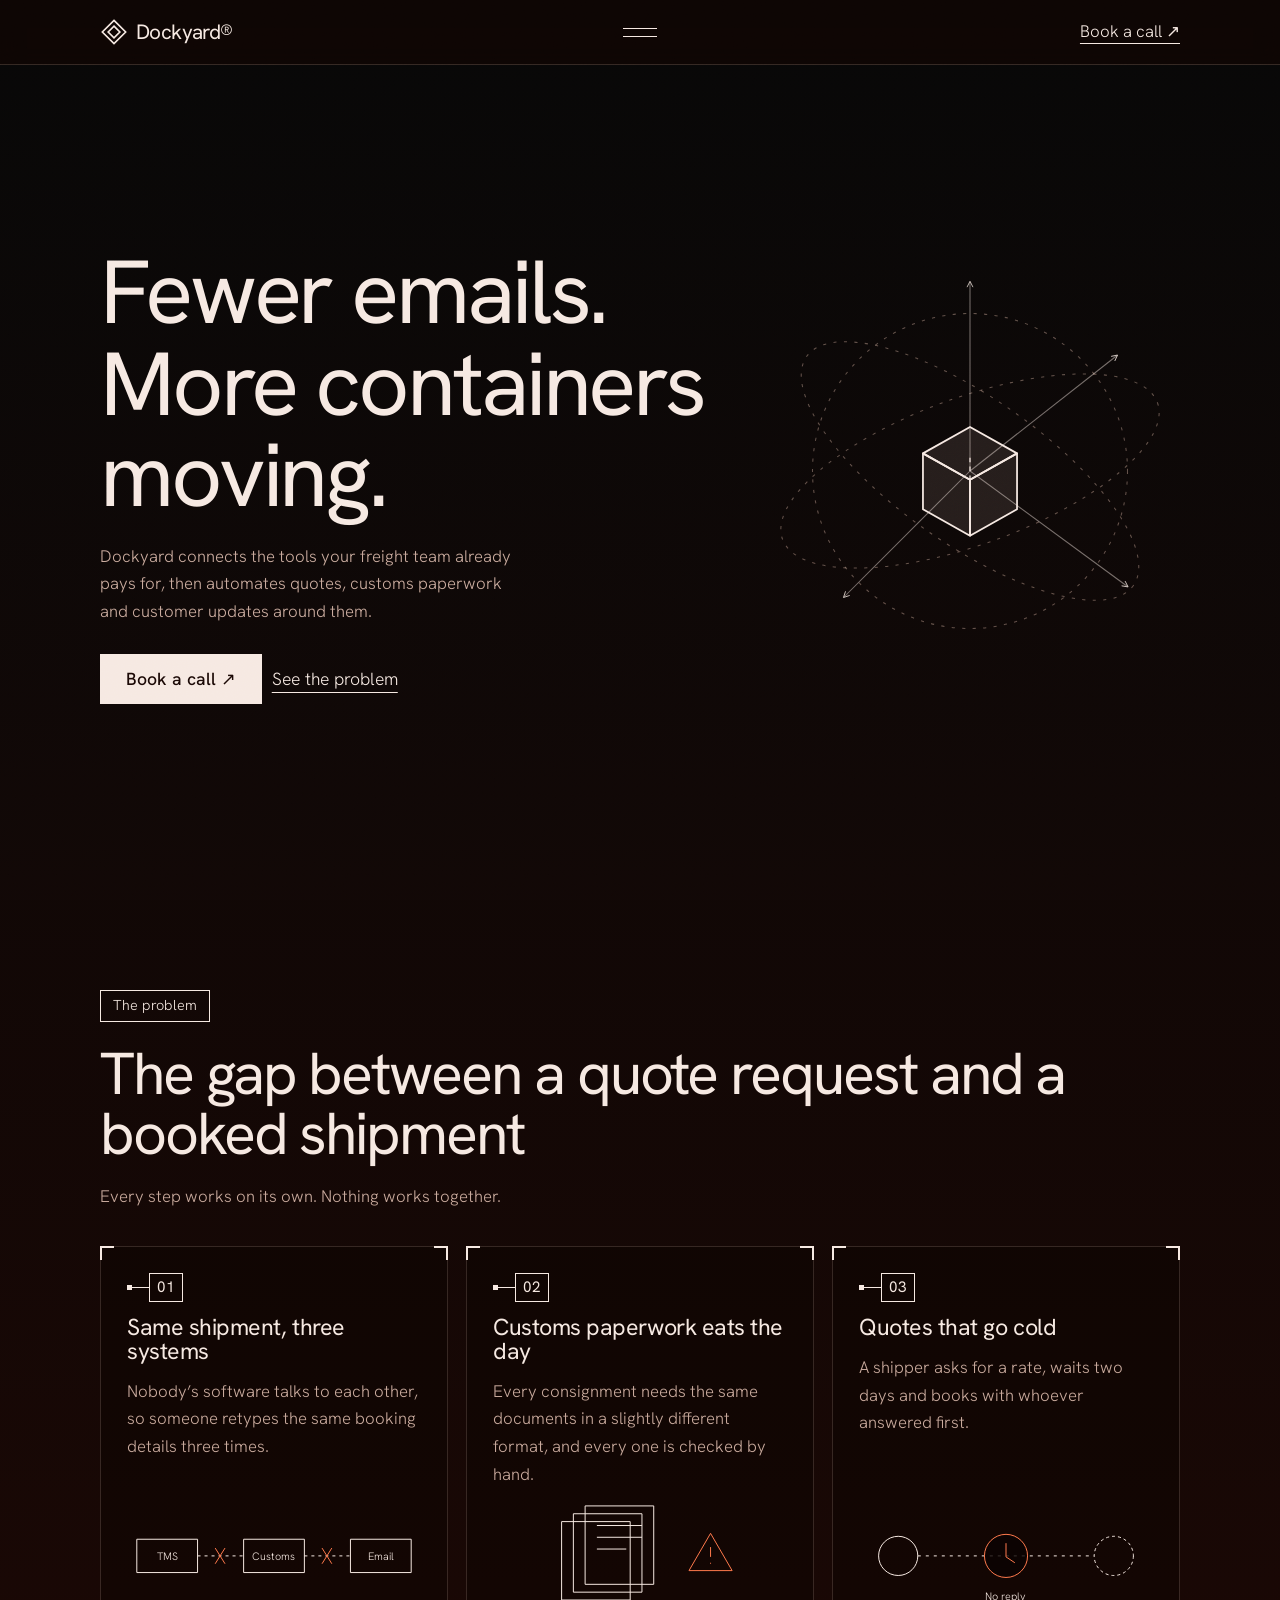
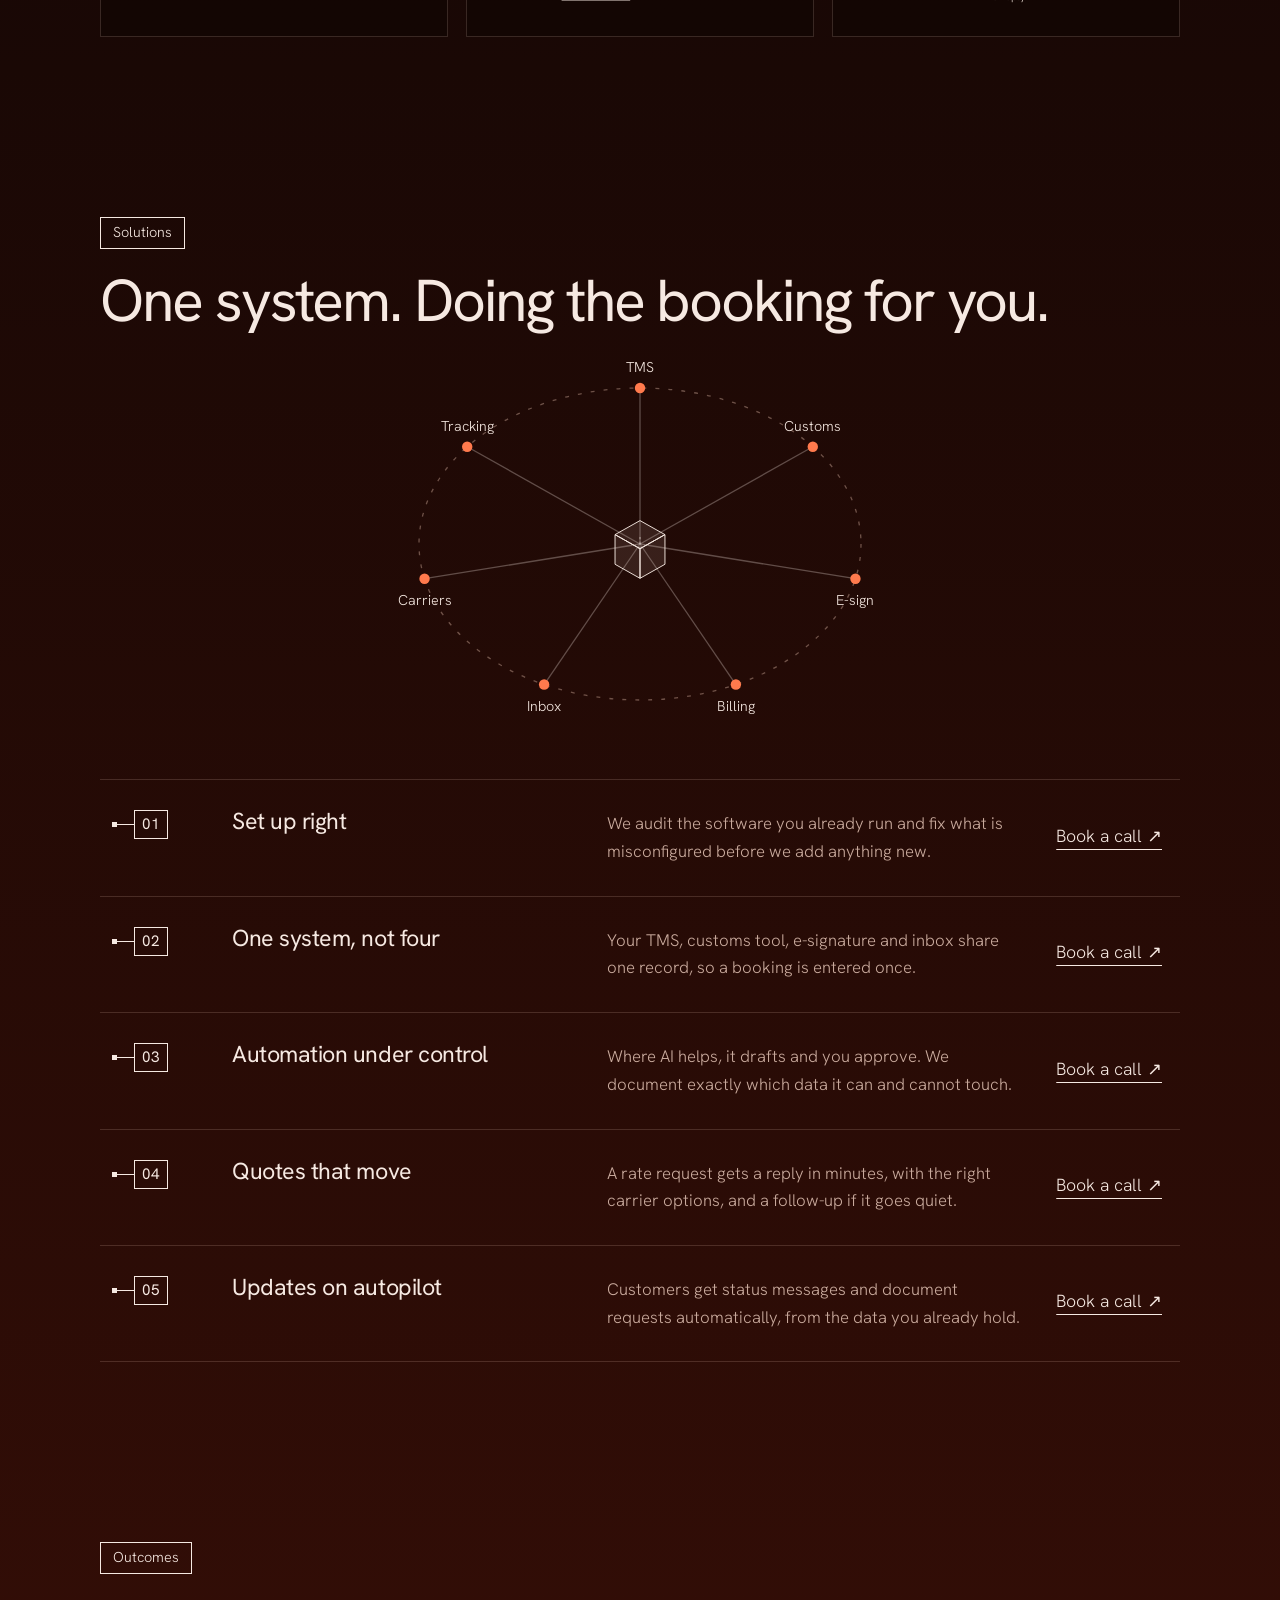
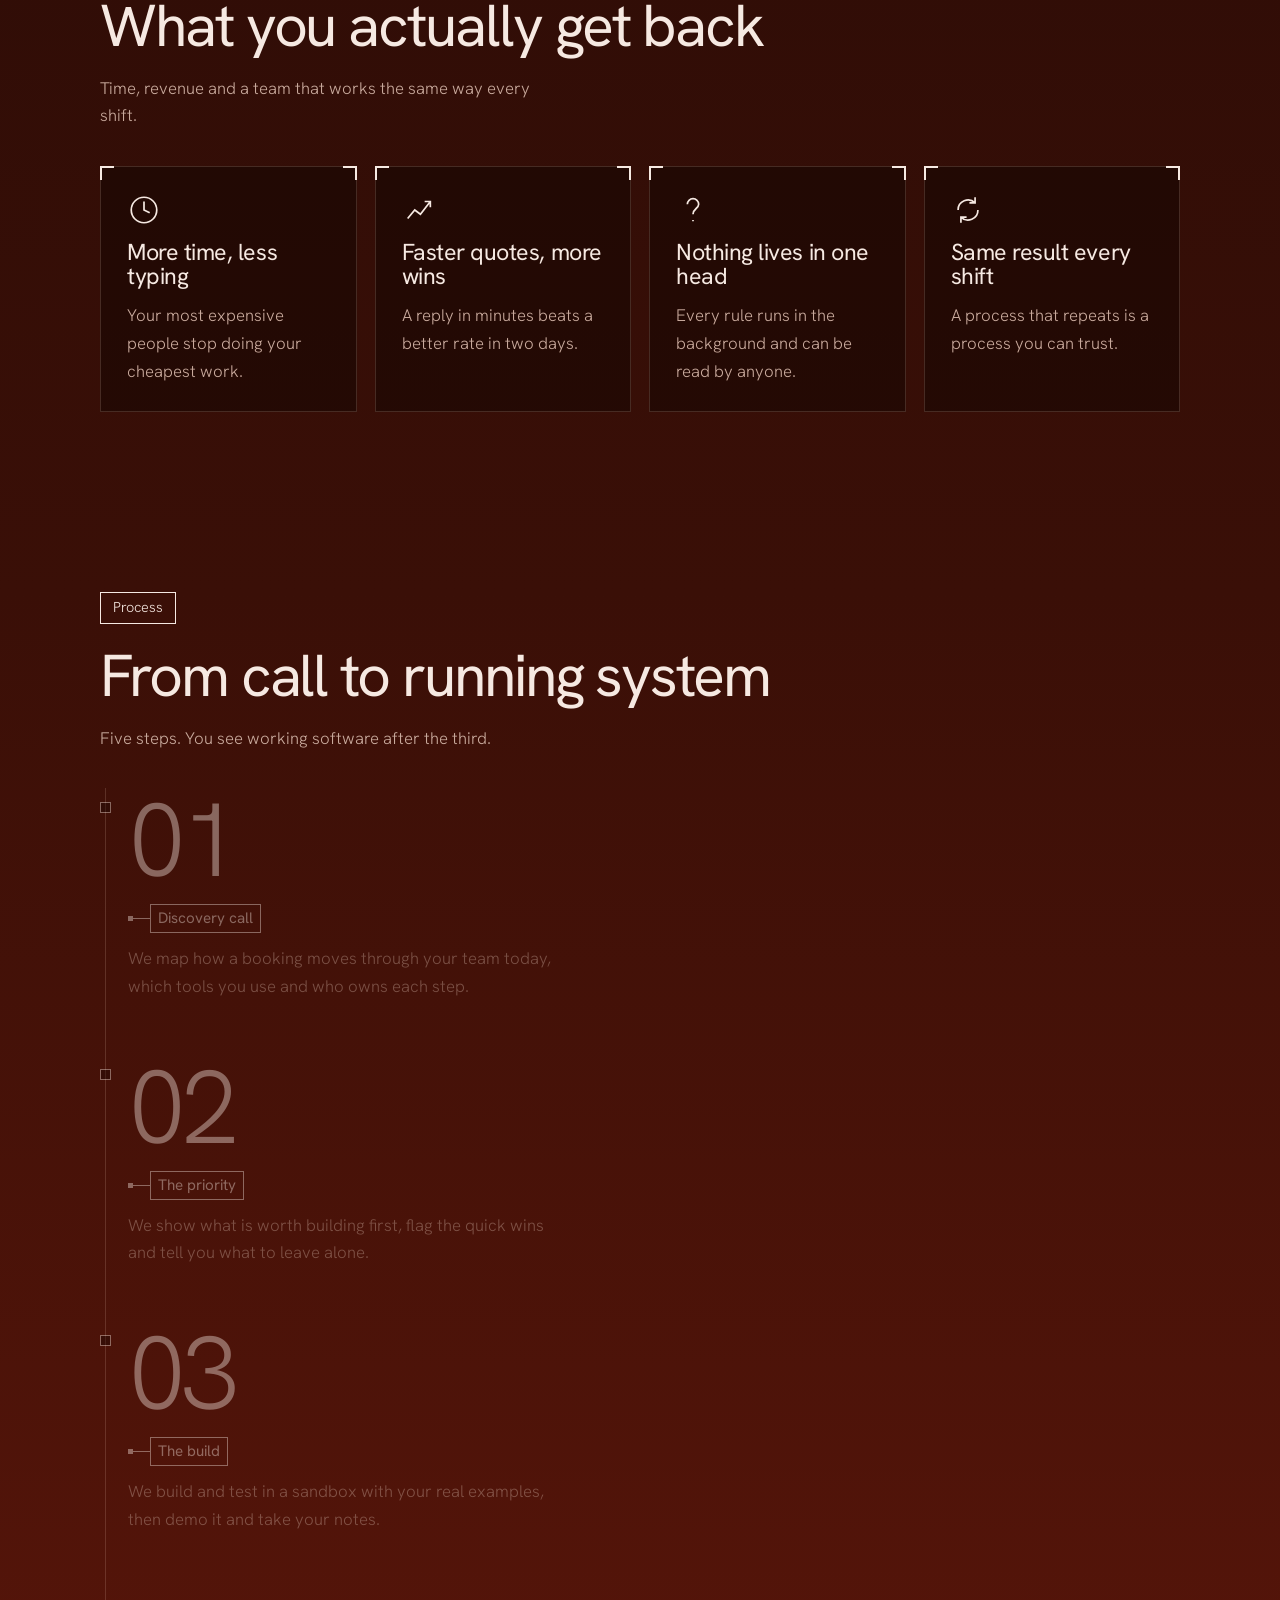
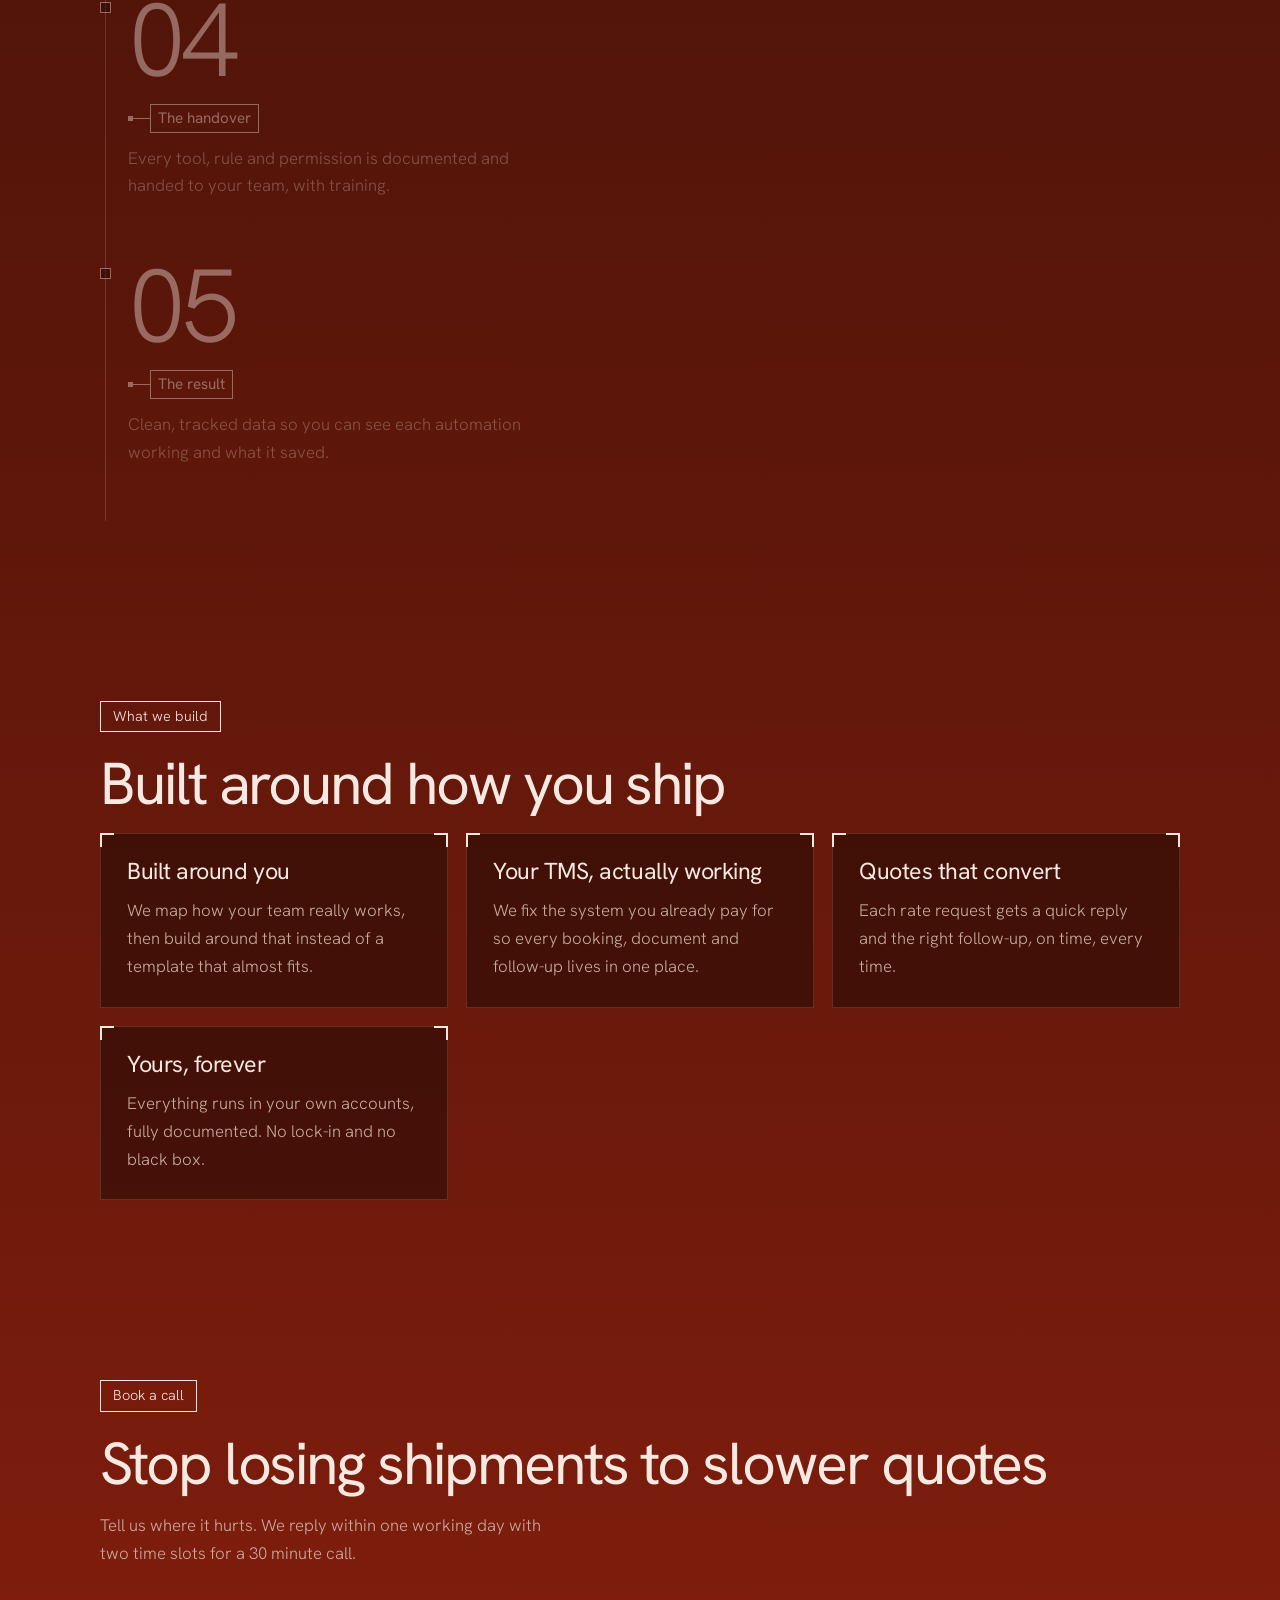
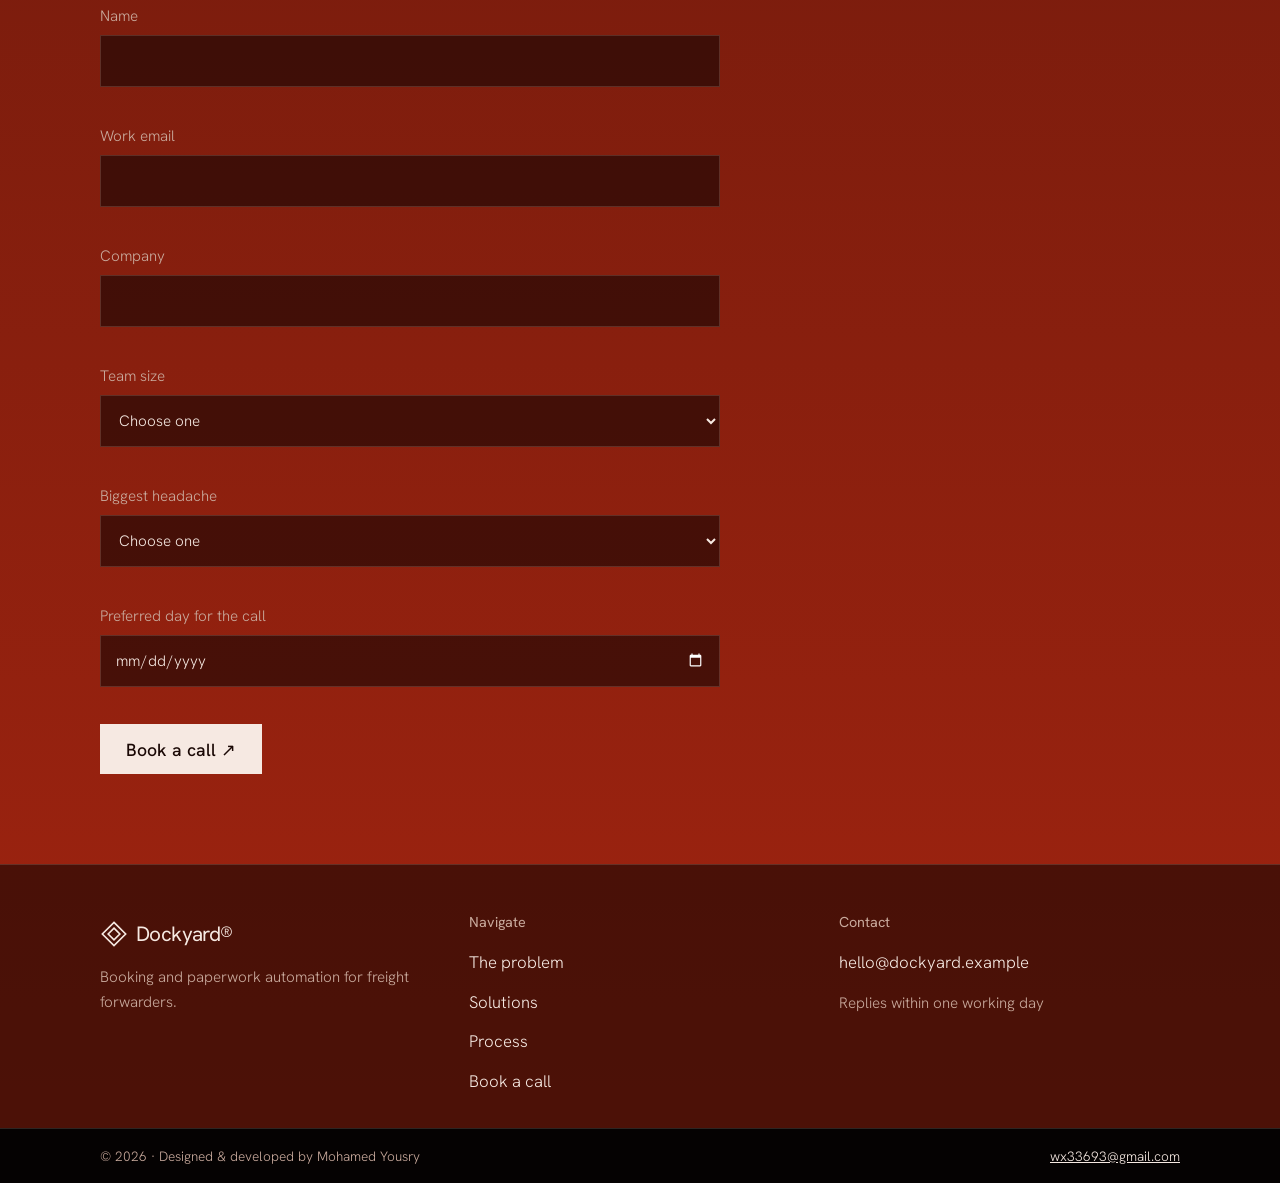
<file: works/dockyard/index.html>
<!DOCTYPE html>
<html lang="en">
<head>
<meta charset="utf-8">
<meta name="viewport" content="width=device-width, initial-scale=1, viewport-fit=cover">
<title>Dockyard: Booking automation for freight forwarders</title>
<meta name="description" content="Dockyard connects the tools your freight team already pays for and automates quotes, customs paperwork and customer updates.">
<meta name="color-scheme" content="dark">
<link rel="preconnect" href="https://fonts.googleapis.com"><link rel="preconnect" href="https://fonts.gstatic.com" crossorigin>
<link href="https://fonts.googleapis.com/css2?family=Hanken+Grotesk:wght@300;400;500;600&display=swap" rel="stylesheet">
<style>
:root{--bg:#0b0504;--tx:#f6e9e2;--mu:#c9aa9d;--ln:rgba(255,214,196,.16);--cd:rgba(10,3,2,.42);--ac:#ff7a4d;--f:"Hanken Grotesk",system-ui,sans-serif;color-scheme:dark;box-sizing:border-box;padding-top:env(safe-area-inset-top,0px)}
*,*::before,*::after{box-sizing:inherit}html{scroll-behavior:smooth;scroll-padding-top:80px;background:var(--bg)}
body{margin:0;font:300 1.05rem/1.65 var(--f);color:var(--tx);background:linear-gradient(180deg,#070707 0,#1a0805 22%,#3a0f07 50%,#6e1a0c 78%,#a32410 100%);overflow-x:hidden;-webkit-text-size-adjust:100%}
body.ld{overflow:hidden}
body::before{content:"";position:fixed;inset:0;z-index:90;pointer-events:none;opacity:.11;mix-blend-mode:overlay;background:url("data:image/svg+xml,%3Csvg xmlns='http://www.w3.org/2000/svg' width='180' height='180'%3E%3Cfilter id='n'%3E%3CfeTurbulence type='fractalNoise' baseFrequency='.9' numOctaves='2'/%3E%3C/filter%3E%3Crect width='180' height='180' filter='url(%23n)'/%3E%3C/svg%3E")}
a{color:inherit}button,input,select{font:inherit;color:inherit}
:focus-visible{outline:2px solid var(--ac);outline-offset:3px}
.w{width:min(1080px,100% - 40px);margin-inline:auto}
section{padding:90px 0;position:relative}
h1,h2,h3{font-weight:400;letter-spacing:-.035em;line-height:1.02;margin:0}
h1{font-size:clamp(2.6rem,10vw,5.6rem)}h2{font-size:clamp(2rem,6.6vw,3.7rem);margin-bottom:18px}h3{font-size:1.45rem;letter-spacing:-.02em}
.lead{color:var(--mu);max-width:52ch;margin:0 0 36px}
.bf{filter:blur(14px);opacity:.15;transition:filter 1s,opacity 1s}.bf.in{filter:none;opacity:1}
.tag{display:inline-block;border:1px solid var(--tx);padding:3px 12px;font-size:.9rem;margin-bottom:22px}
header{position:fixed;inset:0 0 auto;z-index:70;padding-top:env(safe-area-inset-top,0px);background:rgba(18,5,3,.62);backdrop-filter:blur(10px);border-bottom:1px solid var(--ln)}
.hb{display:grid;grid-template-columns:1fr auto 1fr;align-items:center;height:64px;width:min(1080px,100% - 32px);margin:auto}
.logo{display:flex;align-items:center;gap:8px;text-decoration:none;font-size:1.3rem;letter-spacing:-.03em;min-height:44px;font-weight:400}.logo svg{width:28px;height:28px}
#mb{background:none;border:0;width:56px;height:44px;cursor:pointer;display:grid;align-content:center;gap:7px;justify-items:center}#mb i{display:block;width:34px;height:1px;background:var(--tx);transition:.3s}#mb[aria-expanded=true] i:first-child{transform:translateY(4px) rotate(14deg)}#mb[aria-expanded=true] i:last-child{transform:translateY(-4px) rotate(-14deg)}
.bk{justify-self:end;text-decoration:underline;text-underline-offset:6px;display:flex;align-items:center;min-height:44px;font-size:1.05rem;white-space:nowrap}
#ov{position:fixed;inset:0;z-index:65;background:rgba(14,4,3,.97);display:none;flex-direction:column;justify-content:center;padding:90px 28px}#ov.open{display:flex}
#ov a{font-size:clamp(2rem,9vw,3.6rem);letter-spacing:-.04em;text-decoration:none;padding:8px 0;min-height:56px;border-bottom:1px solid var(--ln);color:var(--mu)}#ov a:hover,#ov a.on{color:var(--tx)}
#ld{position:fixed;inset:0;z-index:100;background:linear-gradient(180deg,#070707,#1a0805 55%,#a32410);transition:opacity .8s .1s,visibility .9s}#ld.done{opacity:0;visibility:hidden}
#ld .logo{position:absolute;left:22px;top:calc(22px + env(safe-area-inset-top,0px))}#ld .cb{position:absolute;inset:0;display:grid;place-items:center}#ld .cb svg{width:min(80vw,520px);height:auto}
#lp{position:absolute;left:22px;bottom:calc(24px + env(safe-area-inset-bottom,0px));font-size:clamp(3.4rem,14vw,6rem);letter-spacing:-.04em;line-height:1}
#hero{min-height:100svh;display:flex;align-items:center;padding:110px 0 60px;overflow:hidden}
#hero .w{display:grid;gap:30px}
.hv{width:min(100%,420px);margin:auto}.hv svg{width:100%;height:auto;overflow:visible}
.or{fill:none;stroke:rgba(255,214,196,.35);stroke-dasharray:3 7;animation:df 30s linear infinite}@keyframes df{to{stroke-dashoffset:-200}}
.hp{color:var(--mu);max-width:46ch;margin:22px 0 28px}
.btn{display:inline-flex;align-items:center;min-height:50px;padding:0 6px;text-decoration:underline;text-underline-offset:7px;font-size:1.1rem;background:none;border:0;cursor:pointer;gap:8px}
.btn.s{background:var(--tx);color:#1a0805;text-decoration:none;padding:0 26px;font-weight:500;transition:.2s}.btn.s:hover{background:var(--ac)}
@media(min-width:880px){#hero .w{grid-template-columns:1.2fr .8fr;align-items:center}}
.cg{display:grid;gap:18px;grid-template-columns:repeat(auto-fit,minmax(280px,1fr))}
.cc{position:relative;background:var(--cd);border:1px solid var(--ln);padding:26px;display:flex;flex-direction:column;gap:14px}
.cc::before,.cc::after{content:"";position:absolute;top:-1px;width:14px;height:14px;border-top:2px solid var(--tx)}.cc::before{left:-1px;border-left:2px solid var(--tx)}.cc::after{right:-1px;border-right:2px solid var(--tx)}
.nb{display:flex;align-items:center}.nb i{width:22px;height:1px;background:var(--tx);position:relative}.nb i::before{content:"";position:absolute;left:0;top:-2px;width:5px;height:5px;background:var(--tx)}.nb b{font-weight:400;font-size:.95rem;border:1px solid var(--tx);padding:1px 7px}
.cc p{margin:0;color:var(--mu)}.dg{width:100%;height:auto;margin-top:auto}.dg *{vector-effect:non-scaling-stroke}
.sl{border-top:1px solid var(--ln)}.sr{display:grid;gap:10px;padding:28px 0;border-bottom:1px solid var(--ln);transition:background .3s}.sr:hover{background:rgba(255,160,120,.05)}
.sr p{margin:0;color:var(--mu);max-width:56ch}
@media(min-width:800px){.sr{grid-template-columns:90px 1fr 1.2fr auto;gap:30px;align-items:start;padding:30px 12px}}
.orb{width:min(100%,520px);margin:0 auto 40px;display:block}.orb text{fill:var(--tx);font:300 11px var(--f)}
.oc{display:grid;gap:18px;grid-template-columns:repeat(auto-fit,minmax(230px,1fr))}.oc .cc svg{width:34px;height:34px;stroke:var(--tx);fill:none;stroke-width:1.2}
.pt{position:relative;display:grid;gap:0;padding-left:28px}.pt::before{content:"";position:absolute;left:5px;top:0;bottom:0;width:1px;background:var(--ln)}
.ps{position:relative;padding:0 0 54px;opacity:.4;transition:opacity .5s}.ps.on{opacity:1}.ps::before{content:"";position:absolute;left:-28px;top:14px;width:11px;height:11px;border:1px solid var(--tx);background:#1a0805;transition:.4s}.ps.on::before{background:var(--ac);border-color:var(--ac)}
.ps big{display:block;font-size:clamp(3.4rem,13vw,6.5rem);letter-spacing:-.05em;line-height:1;font-weight:300}.ps p{margin:12px 0 0;color:var(--mu);max-width:48ch}
.fm{display:grid;gap:16px;max-width:620px}label{display:grid;gap:6px;font-size:.95rem}label span.t{color:var(--mu)}
input,select{width:100%;min-height:52px;padding:0 14px;background:rgba(10,3,2,.55);border:1px solid var(--ln);border-radius:0}select option{background:#1a0805}input:focus,select:focus{border-color:var(--tx);outline:0}
.er{color:#ffb08f;font-size:.85rem;min-height:1.1em}[aria-invalid=true]{border-color:#ffb08f}
.ok{max-width:620px;border:1px solid var(--tx);padding:26px;background:var(--cd)}
footer{border-top:1px solid var(--ln);padding:46px 0 26px;background:rgba(8,2,1,.55)}.fg{display:grid;gap:28px;grid-template-columns:repeat(auto-fit,minmax(180px,1fr))}
footer h4{font-weight:400;font-size:.9rem;color:var(--mu);margin:0 0 8px}footer a{display:block;text-decoration:none;padding:6px 0;min-height:36px}footer a:hover{text-decoration:underline}footer p{color:var(--mu);margin:8px 0 0;font-size:.95rem}
.cr{background:#050202;border-top:1px solid var(--ln);padding:16px 0 calc(16px + env(safe-area-inset-bottom,0px));font-size:.85rem;color:var(--mu)}.cr .w{display:flex;flex-wrap:wrap;gap:6px 18px;justify-content:space-between}.cr a{color:var(--tx)}
@media(prefers-reduced-motion:reduce){html{scroll-behavior:auto}*{transition:none!important;animation:none!important}.bf{filter:none;opacity:1}}
</style>
</head>
<body class="ld">
<svg width="0" height="0" style="position:absolute" aria-hidden="true"><defs><marker id="ar" viewBox="0 0 10 10" refX="8" refY="5" markerWidth="7" markerHeight="7" orient="auto"><path d="M1 1L9 5L1 9" fill="none" stroke="#f6e9e2" stroke-width="1"/></marker></defs>
<symbol id="cube" viewBox="0 0 200 200"><g fill="rgba(255,225,210,.1)" stroke="#f6e9e2" stroke-width="1.2" stroke-linejoin="round"><path d="M100 70L132 88L100 106L68 88Z"/><path d="M68 88L100 106V144L68 126Z"/><path d="M100 106L132 88V126L100 144Z"/></g><path d="M100 106V88M100 106L68 88M100 106L132 88" stroke="#f6e9e2" stroke-dasharray="3 3" stroke-width=".8" fill="none"/></symbol>
<symbol id="dm" viewBox="0 0 24 24"><path d="M12 2L22 12L12 22L2 12Z" fill="none" stroke="#f6e9e2" stroke-width="1.4"/><path d="M12 7L17 12L12 17L7 12Z" fill="none" stroke="#f6e9e2" stroke-width="1.4"/></symbol></svg>
<div id="ld" role="status" aria-label="Loading"><a class="logo" href="#top" tabindex="-1"><svg><use href="#dm"/></svg>Dockyard®</a>
<div class="cb"><svg viewBox="0 0 400 400" aria-hidden="true"><g stroke="rgba(246,233,226,.4)" stroke-width="1" fill="none" marker-end="url(#ar)"><path d="M200 200V10"/><path d="M200 200V390"/><path d="M200 200H10"/><path d="M200 200H390"/><path d="M200 200L330 60"/><path d="M200 200L70 340"/><path d="M200 200L340 300"/><path d="M200 200L50 90"/></g><use href="#cube" x="100" y="100" width="200" height="200"/></svg></div>
<div id="lp">000%</div></div>
<header><div class="hb"><a class="logo" href="#top"><svg><use href="#dm"/></svg>Dockyard®</a>
<button id="mb" aria-expanded="false" aria-controls="ov" aria-label="Open menu"><i></i><i></i></button>
<a class="bk" href="#book">Book a call&nbsp;↗</a></div></header>
<nav id="ov" aria-label="Main"><a href="#problem">The problem</a><a href="#solutions">Solutions</a><a href="#process">Process</a><a href="#build">What we build</a><a href="#book">Book a call</a></nav>
<main id="top">
<section id="hero"><div class="w"><div><h1 class="bf">Fewer emails. More containers moving.</h1>
<p class="hp bf">Dockyard connects the tools your freight team already pays for, then automates quotes, customs paperwork and customer updates around them.</p>
<a class="btn s" href="#book">Book a call&nbsp;↗</a> <a class="btn" href="#problem">See the problem</a></div>
<div class="hv"><svg viewBox="0 0 400 400" role="img" aria-label="A cube at the centre of orbiting tools"><ellipse class="or" cx="200" cy="200" rx="190" ry="70" transform="rotate(-20 200 200)"/><ellipse class="or" cx="200" cy="200" rx="150" ry="150"/><ellipse class="or" cx="200" cy="200" rx="190" ry="70" transform="rotate(35 200 200)"/><g stroke="rgba(246,233,226,.45)" fill="none" marker-end="url(#ar)"><path d="M200 200V20"/><path d="M200 200L340 90"/><path d="M200 200L80 320"/><path d="M200 200L350 310"/></g><use href="#cube" x="60" y="60" width="280" height="280"/></svg></div></div></section>

<section id="problem"><div class="w"><span class="tag bf">The problem</span>
<h2 class="bf">The gap between a quote request and a booked shipment</h2><p class="lead bf">Every step works on its own. Nothing works together.</p>
<div class="cg" id="pg"></div></div></section>

<section id="solutions"><div class="w"><span class="tag bf">Solutions</span>
<h2 class="bf">One system. Doing the booking for you.</h2>
<svg class="orb" id="ob" viewBox="0 0 400 300" role="img" aria-label="Your tools connected around one hub"></svg>
<div class="sl" id="sl"></div></div></section>

<section id="outcomes"><div class="w"><span class="tag bf">Outcomes</span><h2 class="bf">What you actually get back</h2><p class="lead bf">Time, revenue and a team that works the same way every shift.</p>
<div class="oc" id="oc"></div></div></section>

<section id="process"><div class="w"><span class="tag bf">Process</span><h2 class="bf">From call to running system</h2><p class="lead bf">Five steps. You see working software after the third.</p>
<div class="pt" id="pt"></div></div></section>

<section id="build"><div class="w"><span class="tag bf">What we build</span><h2 class="bf">Built around how you ship</h2>
<div class="cg" id="bd"></div></div></section>

<section id="book"><div class="w"><span class="tag bf">Book a call</span><h2 class="bf">Stop losing shipments to slower quotes</h2><p class="lead bf">Tell us where it hurts. We reply within one working day with two time slots for a 30 minute call.</p>
<form class="fm" id="fm" novalidate>
<label><span class="t">Name</span><input name="n" autocomplete="name"><span class="er" data-e="n"></span></label>
<label><span class="t">Work email</span><input name="e" type="email" autocomplete="email"><span class="er" data-e="e"></span></label>
<label><span class="t">Company</span><input name="c" autocomplete="organization"><span class="er" data-e="c"></span></label>
<label><span class="t">Team size</span><select name="s"><option value="">Choose one</option><option>1 to 10 people</option><option>11 to 50 people</option><option>51 or more</option></select><span class="er" data-e="s"></span></label>
<label><span class="t">Biggest headache</span><select name="h"><option value="">Choose one</option><option>Slow quotes</option><option>Customs paperwork</option><option>Tracking updates to customers</option><option>Tools that don’t talk</option></select><span class="er" data-e="h"></span></label>
<label><span class="t">Preferred day for the call</span><input name="d" type="date"><span class="er" data-e="d"></span></label>
<button class="btn s" type="submit" style="justify-self:start">Book a call&nbsp;↗</button></form>
<div class="ok" id="ok" role="status" hidden><h3>Call requested.</h3><p style="margin:10px 0 0;color:var(--mu)">Thanks, <b id="on" style="font-weight:500"></b>. We will email <b id="oe" style="font-weight:500"></b> within one working day with two slots around <b id="od" style="font-weight:500"></b>.</p></div></div></section>
</main>
<footer><div class="w fg"><div><a class="logo" href="#top"><svg><use href="#dm"/></svg>Dockyard®</a><p>Booking and paperwork automation for freight forwarders.</p></div>
<div><h4>Navigate</h4><a href="#problem">The problem</a><a href="#solutions">Solutions</a><a href="#process">Process</a><a href="#book">Book a call</a></div>
<div><h4>Contact</h4><a href="#book">hello@dockyard.example</a><p>Replies within one working day</p></div></div></footer>
<div class="cr"><div class="w"><span>© 2026 · Designed &amp; developed by Mohamed Yousry</span><a href="mailto:wx33693@gmail.com">wx33693@gmail.com</a></div></div>
<script>
const $=s=>document.querySelector(s),$$=s=>[...document.querySelectorAll(s)];
const nb=n=>`<div class="nb"><i></i><b>${n}</b></div>`,st='stroke="#f6e9e2" stroke-width="1" fill="none"';
const BX=(x,y,t)=>`<rect x="${x}" y="${y}" width="62" height="34" ${st}/><text x="${x+31}" y="${y+21}" text-anchor="middle" fill="#f6e9e2" font-size="11" font-family="Hanken Grotesk">${t}</text>`;
const PR=[["Same shipment, three systems","Nobody’s software talks to each other, so someone retypes the same booking details three times.",`<svg class="dg" viewBox="0 0 300 110" aria-hidden="true">${BX(10,38,"TMS")}${BX(119,38,"Customs")}${BX(228,38,"Email")}<path d="M72 55H119M181 55H228" ${st} stroke-dasharray="3 4"/><path d="M90 47l10 16M100 47l-10 16M199 47l10 16M209 47l-10 16" stroke="#ff7a4d" fill="none"/></svg>`],
["Customs paperwork eats the day","Every consignment needs the same documents in a slightly different format, and every one is checked by hand.",`<svg class="dg" viewBox="0 0 300 110" aria-hidden="true"><rect x="70" y="20" width="70" height="80" ${st}/><rect x="82" y="12" width="70" height="80" ${st}/><rect x="94" y="4" width="70" height="80" ${st} fill="rgba(10,3,2,.7)"/><path d="M106 24h46M106 36h46M106 48h30" ${st}/><path d="M200 70l22-38l22 38Z" stroke="#ff7a4d" fill="none"/><path d="M222 46v10M222 62v1" stroke="#ff7a4d"/></svg>`],
["Quotes that go cold","A shipper asks for a rate, waits two days and books with whoever answered first.",`<svg class="dg" viewBox="0 0 300 110" aria-hidden="true"><circle cx="40" cy="55" r="20" ${st}/><circle cx="260" cy="55" r="20" ${st} stroke-dasharray="3 3"/><path d="M60 55H240" ${st} stroke-dasharray="3 5"/><circle cx="150" cy="55" r="22" fill="rgba(10,3,2,.8)" stroke="#ff7a4d"/><path d="M150 42v14l9 6" stroke="#ff7a4d" fill="none"/><text x="150" y="100" text-anchor="middle" fill="#f6e9e2" font-size="11" font-family="Hanken Grotesk">No reply</text></svg>`]];
$("#pg").innerHTML=PR.map((p,i)=>`<article class="cc">${nb("0"+(i+1))}<h3 class="bf">${p[0]}</h3><p class="bf">${p[1]}</p>${p[2]}</article>`).join("");
const SO=[["Set up right","We audit the software you already run and fix what is misconfigured before we add anything new."],["One system, not four","Your TMS, customs tool, e-signature and inbox share one record, so a booking is entered once."],["Automation under control","Where AI helps, it drafts and you approve. We document exactly which data it can and cannot touch."],["Quotes that move","A rate request gets a reply in minutes, with the right carrier options, and a follow-up if it goes quiet."],["Updates on autopilot","Customers get status messages and document requests automatically, from the data you already hold."]];
$("#sl").innerHTML=SO.map((s,i)=>`<article class="sr">${nb("0"+(i+1))}<h3 class="bf">${s[0]}</h3><p class="bf">${s[1]}</p><a class="btn" href="#book">Book a call&nbsp;↗</a></article>`).join("");
const TL=["TMS","Customs","E-sign","Billing","Inbox","Carriers","Tracking"];
$("#ob").innerHTML=`<ellipse class="or" cx="200" cy="150" rx="170" ry="120"/><use href="#cube" x="140" y="90" width="120" height="120"/>`+TL.map((t,i)=>{const a=i/TL.length*Math.PI*2-Math.PI/2,x=200+Math.cos(a)*170,y=150+Math.sin(a)*120;return`<path d="M200 150L${x} ${y}" stroke="rgba(246,233,226,.3)" fill="none"/><circle cx="${x}" cy="${y}" r="4" fill="#ff7a4d"/><text x="${x}" y="${y+(y<150?-12:20)}" text-anchor="middle">${t}</text>`}).join("");
const IC=[["M12 6v6l4 2M12 3a9 9 0 100 18 9 9 0 000-18","More time, less typing","Your most expensive people stop doing your cheapest work."],["M4 18l5-6 4 3 7-9M16 6h4v4","Faster quotes, more wins","A reply in minutes beats a better rate in two days."],["M8 8a4 4 0 118 0c0 3-4 3-4 7M12 19v1","Nothing lives in one head","Every rule runs in the background and can be read by anyone."],["M5 12a7 7 0 0112-5M19 12a7 7 0 01-12 5M17 3v4h-4M7 21v-4h4","Same result every shift","A process that repeats is a process you can trust."]];
$("#oc").innerHTML=IC.map(c=>`<article class="cc"><svg viewBox="0 0 24 24" aria-hidden="true"><path d="${c[0]}"/></svg><h3 class="bf">${c[1]}</h3><p class="bf">${c[2]}</p></article>`).join("");
const PS=[["Discovery call","We map how a booking moves through your team today, which tools you use and who owns each step."],["The priority","We show what is worth building first, flag the quick wins and tell you what to leave alone."],["The build","We build and test in a sandbox with your real examples, then demo it and take your notes."],["The handover","Every tool, rule and permission is documented and handed to your team, with training."],["The result","Clean, tracked data so you can see each automation working and what it saved."]];
$("#pt").innerHTML=PS.map((p,i)=>`<article class="ps"><big>0${i+1}</big>${nb(p[0]).replace("<b>"+p[0],"<b>"+p[0])}<p>${p[1]}</p></article>`).join("").replace(/<div class="nb"><i><\/i><b>/g,'<div class="nb" style="margin-top:12px"><i></i><b>');
const BD=[["Built around you","We map how your team really works, then build around that instead of a template that almost fits."],["Your TMS, actually working","We fix the system you already pay for so every booking, document and follow-up lives in one place."],["Quotes that convert","Each rate request gets a quick reply and the right follow-up, on time, every time."],["Yours, forever","Everything runs in your own accounts, fully documented. No lock-in and no black box."]];
$("#bd").innerHTML=BD.map(b=>`<article class="cc"><h3 class="bf">${b[0]}</h3><p class="bf">${b[1]}</p></article>`).join("");
// loader
const ld=$("#ld"),lp=$("#lp");let n=0;const fin=()=>{ld.classList.add("done");document.body.classList.remove("ld");setTimeout(()=>$$("#hero .bf").forEach(x=>x.classList.add("in")),250)};
if(matchMedia("(prefers-reduced-motion:reduce)").matches){fin()}else{const t=setInterval(()=>{n=Math.min(100,n+1+Math.floor(Math.random()*4));lp.textContent=String(n).padStart(3,"0")+"%";if(n>=100){clearInterval(t);setTimeout(fin,350)}},28)}
// reveals + nav state
const ro=new IntersectionObserver(es=>es.forEach(e=>{if(e.isIntersecting){e.target.classList.add("in");ro.unobserve(e.target)}}),{threshold:.3});$$(".bf").forEach(x=>{if(!x.closest("#hero"))ro.observe(x)});
const po=new IntersectionObserver(es=>es.forEach(e=>e.target.classList.toggle("on",e.isIntersecting)),{rootMargin:"-40% 0px -40% 0px"});$$(".ps").forEach(x=>po.observe(x));
const so=new IntersectionObserver(es=>es.forEach(e=>{if(e.isIntersecting)$$("#ov a").forEach(a=>a.classList.toggle("on",a.getAttribute("href")=="#"+e.target.id))}),{rootMargin:"-45% 0px -50% 0px"});$$("main section[id]").forEach(s=>so.observe(s));
// menu
const mb=$("#mb"),ov=$("#ov"),tg=o=>{ov.classList.toggle("open",o);mb.setAttribute("aria-expanded",o);mb.setAttribute("aria-label",o?"Close menu":"Open menu")};
mb.onclick=()=>tg(!ov.classList.contains("open"));ov.onclick=e=>e.target.closest("a")&&tg(false);document.addEventListener("keydown",e=>e.key=="Escape"&&tg(false));
// form
const fm=$("#fm"),td=new Date().toISOString().slice(0,10);fm.elements.d.min=td;
const VL={n:v=>v.trim().length>1||"Enter your name.",e:v=>/^[^\s@]+@[^\s@]+\.[^\s@]{2,}$/.test(v)||"Enter a valid work email, like name@company.com.",c:v=>v.trim().length>1||"Enter your company name.",s:v=>!!v||"Choose your team size.",h:v=>!!v||"Choose your biggest headache.",d:v=>(v&&v>=td)||"Pick a day from today onward."};
fm.onsubmit=e=>{e.preventDefault();let bad=null;for(const k in VL){const f=fm.elements[k],r=VL[k](f.value);fm.querySelector(`[data-e=${k}]`).textContent=r===true?"":r;f.setAttribute("aria-invalid",r!==true);if(r!==true&&!bad)bad=f}
if(bad)return bad.focus();$("#on").textContent=fm.elements.n.value.trim();$("#oe").textContent=fm.elements.e.value;$("#od").textContent=new Date(fm.elements.d.value+"T00:00").toLocaleDateString("en-GB",{day:"numeric",month:"long"});fm.hidden=true;$("#ok").hidden=false;$("#ok").scrollIntoView({block:"center"})};
</script>
</body>
</html>
</file>
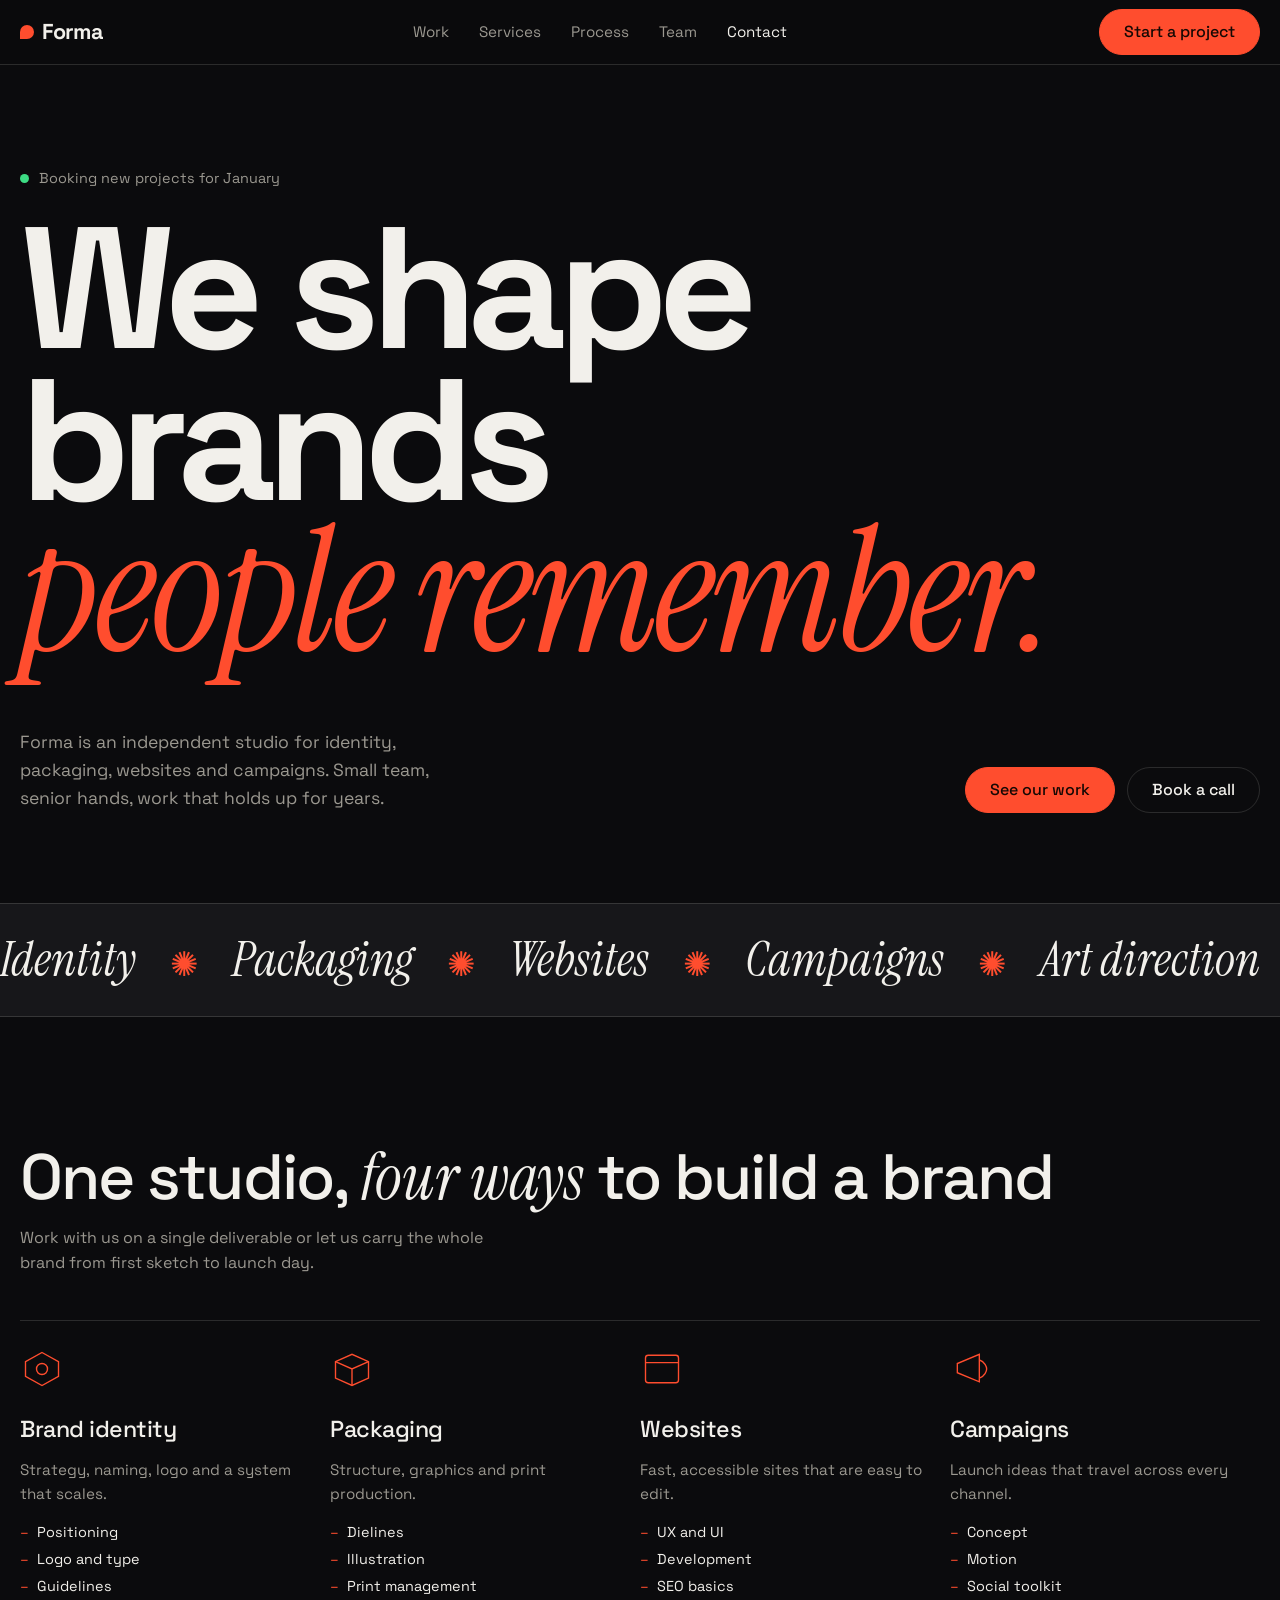
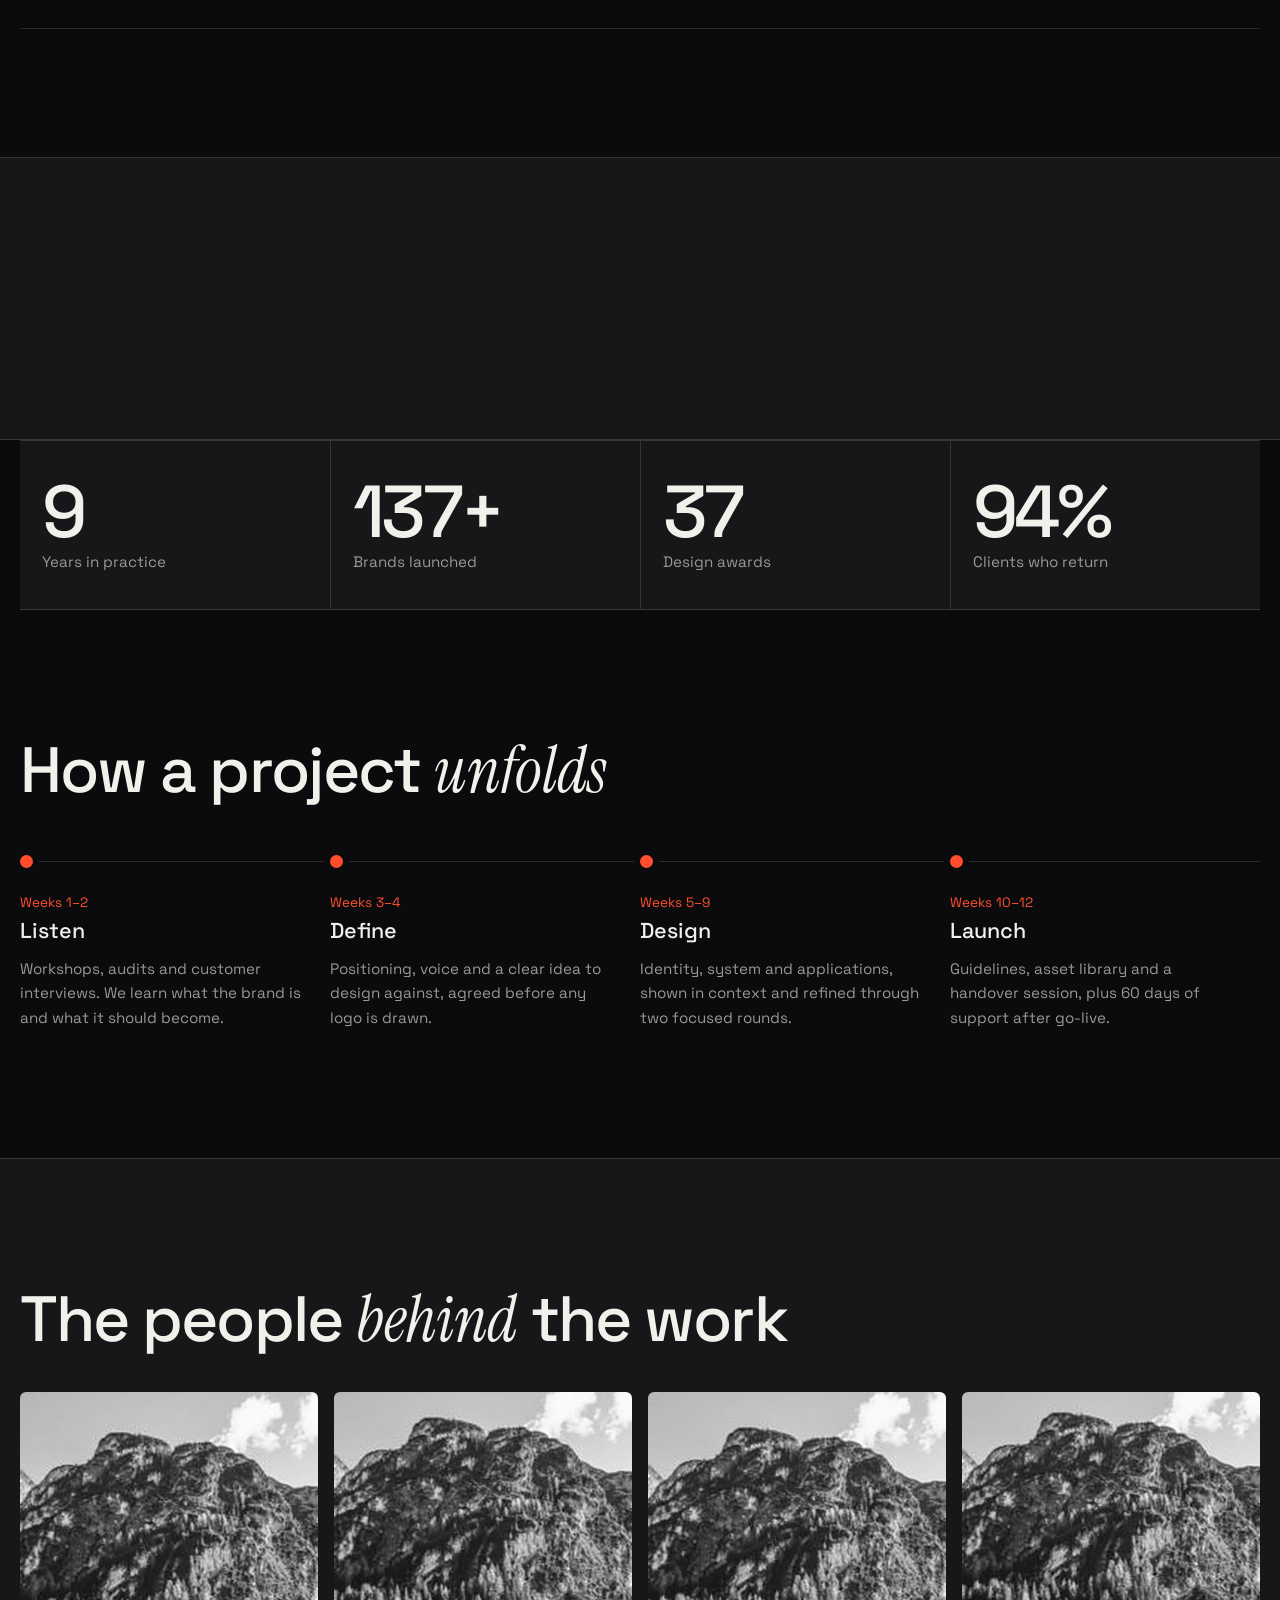
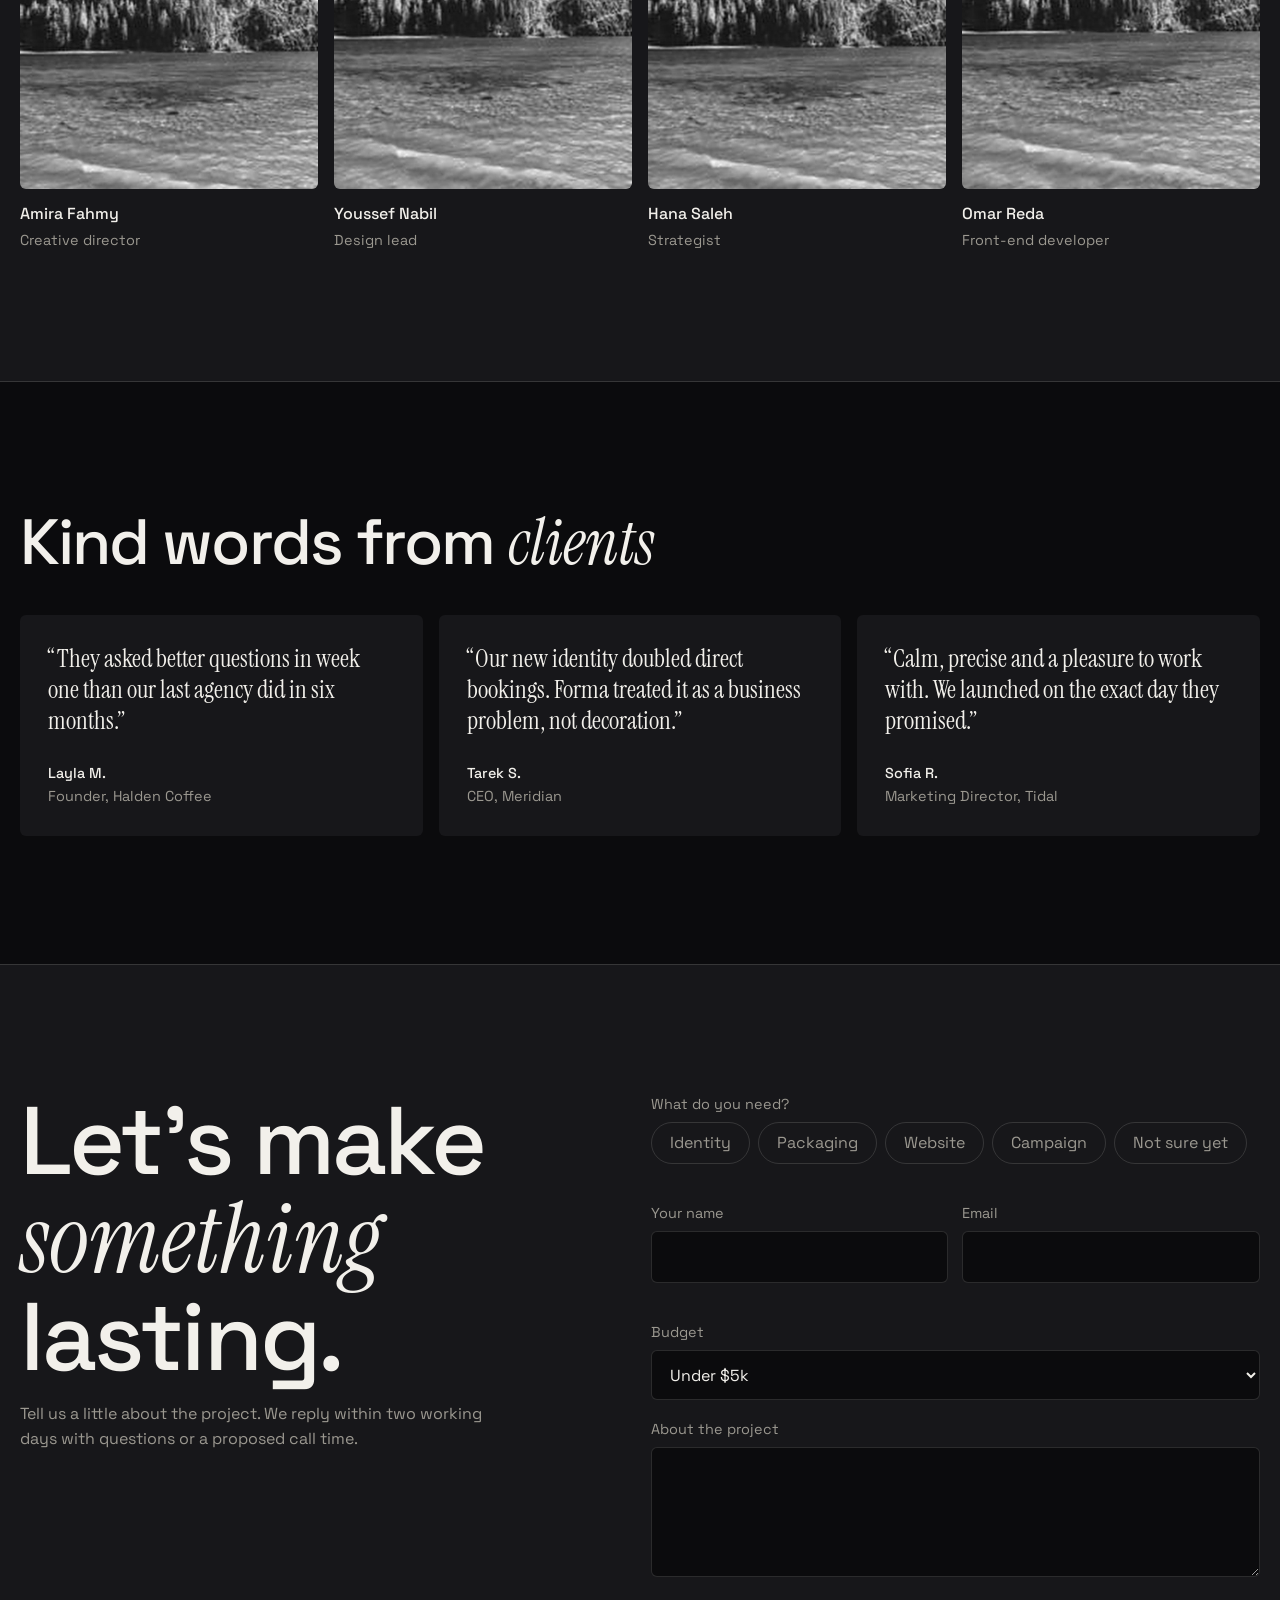
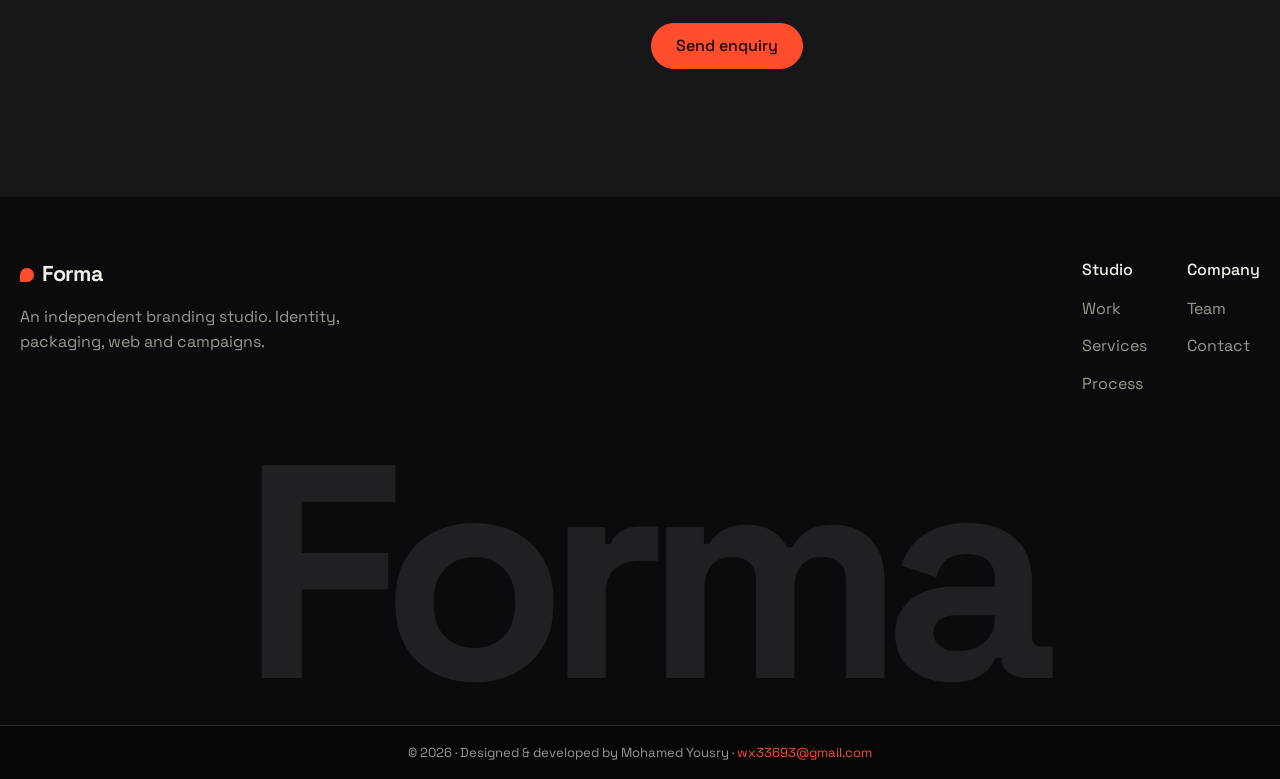
<file: works/forma/index.html>
<!DOCTYPE html>
<html lang="en">
<head>
<meta charset="utf-8">
<meta name="viewport" content="width=device-width, initial-scale=1, viewport-fit=cover">
<title>Forma – Brand identity and design studio</title>
<meta name="description" content="Forma is an independent branding studio. We build identities, packaging, websites and campaigns for brands that mean to last.">
<link rel="preconnect" href="https://fonts.googleapis.com">
<link rel="preconnect" href="https://fonts.gstatic.com" crossorigin>
<link href="https://fonts.googleapis.com/css2?family=Instrument+Serif:ital@0;1&family=Space+Grotesk:wght@400;500;700&display=swap" rel="stylesheet">
<style>
:root{--bg:#0B0B0D;--s:#17171A;--s2:#202024;--a:#FF4D2E;--t:#F2F0EB;--m:#9b9890;--l:rgba(242,240,235,.14);--sans:"Space Grotesk",system-ui,-apple-system,"Segoe UI",sans-serif;--serif:"Instrument Serif",Georgia,serif;color-scheme:dark;box-sizing:border-box;padding-top:env(safe-area-inset-top,0px);padding-bottom:env(safe-area-inset-bottom,0px)}
html{scroll-behavior:smooth;scroll-padding-top:calc(72px + env(safe-area-inset-top,0px));background:var(--bg)}
*,*::before,*::after{box-sizing:inherit}
body{margin:0;background:var(--bg);color:var(--t);font:400 16px/1.6 var(--sans);-webkit-font-smoothing:antialiased;overflow-x:hidden}
svg,img{display:block;max-width:100%}
a{color:inherit}
button{font:inherit;color:inherit;cursor:pointer}
:focus-visible{outline:2px solid var(--a);outline-offset:3px}
.wrap{width:min(1240px,100% - 40px);margin-inline:auto}
section{padding:clamp(64px,10vw,130px) 0}
h2{font-family:var(--sans);font-weight:500;font-size:clamp(2rem,6vw,4rem);line-height:1.02;letter-spacing:-.03em;margin:0}
h2 i,.serif{font-family:var(--serif);font-style:italic;font-weight:400;letter-spacing:0}
.sub{color:var(--m);max-width:50ch;margin:14px 0 0}
header{position:sticky;top:env(safe-area-inset-top,0px);z-index:40;background:rgba(11,11,13,.85);backdrop-filter:blur(12px);border-bottom:1px solid var(--l)}
.nav{display:flex;align-items:center;justify-content:space-between;height:64px}
.logo{font-weight:700;font-size:1.35rem;letter-spacing:-.04em;text-decoration:none;display:flex;align-items:center;gap:8px}
.logo::before{content:"";width:14px;height:14px;background:var(--a);border-radius:50% 50% 50% 0}
nav ul{display:flex;gap:30px;list-style:none;margin:0;padding:0}
nav a{text-decoration:none;color:var(--m);font-size:.95rem;padding:6px 0;transition:color .2s}
nav a:hover,nav a.on{color:var(--t)}
.pill{display:inline-flex;align-items:center;justify-content:center;min-height:46px;padding:0 24px;border-radius:40px;background:var(--a);color:#160804;font-weight:500;text-decoration:none;border:1px solid var(--a);transition:.2s}
.pill:hover{background:transparent;color:var(--a)}
.pill.ghost{background:transparent;color:var(--t);border-color:var(--l)}
.pill.ghost:hover{border-color:var(--a);color:var(--a)}
.mb{display:none;width:44px;height:44px;border-radius:50%;border:1px solid var(--l);background:none;place-items:center}
.mb svg{width:20px;height:20px;stroke:currentColor;stroke-width:1.8;fill:none}
@media(max-width:820px){
.mb{display:grid}.hc{display:none}
nav{position:fixed;inset:calc(64px + env(safe-area-inset-top,0px)) 0 auto 0;background:var(--s);border-bottom:1px solid var(--l);padding:8px 20px 22px;transform:translateY(-130%);visibility:hidden;transition:transform .3s;z-index:-1}
nav.open{transform:none;visibility:visible}
nav ul{flex-direction:column;gap:0}
nav a{display:block;padding:16px 0;font-size:1.2rem;border-bottom:1px solid var(--l)}
}
.hero{padding:clamp(40px,8vw,100px) 0 clamp(50px,8vw,90px)}
.hero h1{margin:0;font-weight:700;font-size:clamp(3.1rem,13.5vw,11rem);line-height:.88;letter-spacing:-.055em}
.hero h1 span{display:block;font-family:var(--serif);font-style:italic;font-weight:400;letter-spacing:-.02em;color:var(--a)}
.hrow{display:flex;justify-content:space-between;align-items:flex-end;gap:30px;flex-wrap:wrap;margin-top:clamp(28px,5vw,60px)}
.hrow p{max-width:42ch;color:var(--m);font-size:1.1rem;margin:0}
.cta{display:flex;gap:12px;flex-wrap:wrap}
.status{display:inline-flex;align-items:center;gap:10px;font-size:.9rem;color:var(--m);margin-bottom:22px}
.status::before{content:"";width:9px;height:9px;border-radius:50%;background:#3ddc84;box-shadow:0 0 0 0 rgba(61,220,132,.6);animation:pulse 2s infinite}
@keyframes pulse{70%{box-shadow:0 0 0 10px rgba(61,220,132,0)}100%{box-shadow:0 0 0 0 rgba(61,220,132,0)}}
.mq{border-block:1px solid var(--l);overflow:hidden;padding:18px 0;background:var(--s)}
.mq div{display:flex;width:max-content;animation:mq 32s linear infinite}
.mq span{font-family:var(--serif);font-style:italic;font-size:clamp(1.8rem,4vw,3rem);padding-right:34px;white-space:nowrap}
.mq span::after{content:"✺";color:var(--a);font-style:normal;margin-left:34px;font-size:.7em}
@keyframes mq{to{transform:translateX(-50%)}}
.sv{display:grid;grid-template-columns:repeat(4,1fr);gap:0;border-top:1px solid var(--l);margin-top:44px}
.sv article{padding:26px 22px 30px 0;border-bottom:1px solid var(--l)}
.sv h3{margin:0 0 10px;font-size:1.45rem;font-weight:500;letter-spacing:-.02em}
.sv p{color:var(--m);margin:0 0 14px;font-size:.95rem}
.sv ul{margin:0;padding:0;list-style:none;color:var(--t);font-size:.9rem;display:grid;gap:4px}
.sv li::before{content:"–";color:var(--a);margin-right:8px}
.sv svg{width:44px;height:44px;margin-bottom:20px;stroke:var(--a);fill:none;stroke-width:1.5}
@media(max-width:900px){.sv{grid-template-columns:1fr 1fr}.sv article{padding-right:16px}}
@media(max-width:520px){.sv{grid-template-columns:1fr}}
.head{display:flex;justify-content:space-between;align-items:flex-end;gap:24px;flex-wrap:wrap}
.chips{display:flex;gap:8px;flex-wrap:wrap}
.chip{min-height:42px;padding:0 18px;border-radius:40px;border:1px solid var(--l);background:none;color:var(--m);transition:.2s}
.chip:hover{color:var(--t);border-color:var(--m)}
.chip[aria-pressed=true]{background:var(--t);color:#111;border-color:var(--t)}
.work{display:grid;grid-template-columns:repeat(6,1fr);gap:16px;margin-top:34px}
.tile{position:relative;grid-column:span 2;aspect-ratio:4/3.4;border:0;padding:0;border-radius:6px;overflow:hidden;background:var(--s);text-align:left;animation:pop .5s both;animation-delay:calc(var(--i)*60ms)}
.tile:nth-child(5n+1){grid-column:span 3;aspect-ratio:16/10}
.tile:nth-child(5n+2){grid-column:span 3;aspect-ratio:16/10}
@keyframes pop{from{opacity:0;transform:translateY(18px) scale(.97)}}
.tile>svg,.tile>.ph{position:absolute;inset:0;width:100%;height:100%;object-fit:cover;transition:transform .7s cubic-bezier(.2,.7,.2,1)}
.tile:hover>svg,.tile:hover>.ph{transform:scale(1.06)}
.tint{position:absolute;inset:0;mix-blend-mode:multiply;opacity:.85}
.tile::after{content:"";position:absolute;inset:0;background:linear-gradient(0deg,rgba(0,0,0,.72),transparent 55%)}
.cap{position:absolute;left:18px;right:18px;bottom:16px;z-index:2;display:flex;justify-content:space-between;align-items:flex-end;gap:10px}
.cap b{font-size:1.35rem;font-weight:500;letter-spacing:-.02em;display:block;line-height:1.1}
.cap small{color:rgba(242,240,235,.75)}
.cap i{font-style:normal;border:1px solid rgba(242,240,235,.4);border-radius:40px;padding:2px 12px;font-size:.82rem;white-space:nowrap}
@media(max-width:760px){.work{grid-template-columns:1fr}.tile,.tile:nth-child(5n+1),.tile:nth-child(5n+2){grid-column:auto;aspect-ratio:4/3}}
.stats{display:grid;grid-template-columns:repeat(4,1fr);border-block:1px solid var(--l);background:var(--s)}
.stats div{padding:34px 22px;border-left:1px solid var(--l)}
.stats div:first-child{border-left:0}
.stats b{display:block;font-size:clamp(2.6rem,6vw,4.6rem);font-weight:500;letter-spacing:-.05em;line-height:1}
.stats span{color:var(--m);font-size:.95rem}
@media(max-width:700px){.stats{grid-template-columns:1fr 1fr}.stats div:nth-child(3){border-left:0}.stats div:nth-child(n+3){border-top:1px solid var(--l)}}
.tl{list-style:none;margin:44px 0 0;padding:0;display:grid;grid-template-columns:repeat(4,1fr);gap:0;position:relative}
.tl::before{content:"";position:absolute;left:0;right:0;top:14px;height:1px;background:var(--l)}
.tl li{position:relative;padding:42px 22px 0 0}
.tl li::before{content:"";position:absolute;top:8px;left:0;width:13px;height:13px;border-radius:50%;background:var(--a);box-shadow:0 0 0 6px var(--bg)}
.tl h3{margin:0 0 8px;font-size:1.35rem;font-weight:500}
.tl small{color:var(--a);font-size:.85rem}
.tl p{color:var(--m);margin:8px 0 0;font-size:.95rem}
@media(max-width:760px){.tl{grid-template-columns:1fr}.tl::before{left:6px;right:auto;top:0;bottom:0;width:1px;height:auto}.tl li{padding:0 0 34px 34px}.tl li::before{top:4px;left:0}}
.team{display:grid;grid-template-columns:repeat(4,1fr);gap:16px;margin-top:40px}
.team figure{margin:0}
.av{aspect-ratio:3/4;border-radius:6px;overflow:hidden;background:var(--s);position:relative}
.av .ph{width:100%;height:100%;object-fit:cover;filter:grayscale(1) contrast(1.1);transition:filter .4s}
.team figure:hover .ph{filter:none}
.av .in{position:absolute;inset:0;display:grid;place-items:center;font-family:var(--serif);font-size:4rem;color:var(--a);background:var(--s)}
.team figcaption{padding-top:12px}
.team b{display:block;font-weight:500}
.team span{color:var(--m);font-size:.9rem}
@media(max-width:820px){.team{grid-template-columns:1fr 1fr}}
.rev{display:grid;grid-template-columns:repeat(3,1fr);gap:16px;margin-top:40px}
blockquote{margin:0;padding:28px;background:var(--s);border-radius:6px;display:flex;flex-direction:column;justify-content:space-between;gap:26px}
blockquote p{font-family:var(--serif);font-size:1.55rem;line-height:1.25;margin:0}
blockquote footer{color:var(--m);font-size:.9rem}
blockquote footer b{color:var(--t);font-weight:500;display:block}
@media(max-width:860px){.rev{grid-template-columns:1fr}}
.contact{background:var(--s);border-top:1px solid var(--l)}
.cg{display:grid;grid-template-columns:1fr 1.1fr;gap:clamp(30px,6vw,90px)}
@media(max-width:860px){.cg{grid-template-columns:1fr}}
.big{font-size:clamp(2.6rem,8vw,6rem)!important}
form{display:grid;gap:18px}
label,.lb{display:block;font-size:.9rem;color:var(--m);margin-bottom:6px}
input,select,textarea{width:100%;font:inherit;color:var(--t);background:var(--bg);border:1px solid var(--l);border-radius:6px;min-height:50px;padding:12px 14px}
textarea{min-height:130px;resize:vertical}
input:focus,select:focus,textarea:focus{border-color:var(--a);outline:0}
.f2{display:grid;grid-template-columns:1fr 1fr;gap:14px}
@media(max-width:520px){.f2{grid-template-columns:1fr}}
.err{color:#ff8a74;font-size:.85rem;min-height:1.2em;margin-top:4px}
.ok{padding:26px;border:1px solid var(--a);border-radius:6px}
.ok h3{font-family:var(--serif);font-style:italic;font-weight:400;font-size:2.2rem;margin:0 0 6px}
footer.main{padding:60px 0 30px}
.fb{display:flex;justify-content:space-between;gap:30px;flex-wrap:wrap}
.fb p{color:var(--m);max-width:34ch;margin:12px 0 0}
.fl{display:flex;gap:40px;flex-wrap:wrap}
.fl div{display:grid;gap:2px;align-content:start}
.fl b{font-weight:500;margin-bottom:6px}
.fl a{color:var(--m);text-decoration:none;padding:5px 0}
.fl a:hover{color:var(--a)}
.soc{display:flex;gap:8px;margin-top:16px}
.soc a{width:44px;height:44px;display:grid;place-items:center;border:1px solid var(--l);border-radius:50%;color:var(--m);transition:.2s}
.soc a:hover{border-color:var(--a);color:var(--a)}
.soc svg{width:20px;height:20px;fill:none;stroke:currentColor;stroke-width:1.6;stroke-linecap:round;stroke-linejoin:round}
.wm{font-weight:700;font-size:clamp(4rem,24vw,19rem);line-height:.8;letter-spacing:-.07em;color:var(--s2);text-align:center;margin:50px 0 0;user-select:none;overflow:hidden}
.credit{background:#060607;border-top:1px solid var(--l);text-align:center;padding:16px 20px;font-size:.82rem;color:var(--m)}
.credit a{color:var(--a);text-decoration:none}
.credit a:hover{text-decoration:underline}
.ov{position:fixed;inset:0;z-index:80;background:rgba(0,0,0,.78);display:grid;place-items:center;padding:14px;opacity:0;visibility:hidden;transition:.3s}
.ov.on{opacity:1;visibility:visible}
.cs{position:relative;width:min(980px,100%);max-height:calc(100dvh - 28px);overflow:auto;background:var(--s);border-radius:8px;transform:translateY(24px);transition:transform .35s}
.ov.on .cs{transform:none}
.cs .hd{position:relative;aspect-ratio:16/7;min-height:170px}
.cs .hd>svg,.cs .hd>.ph{position:absolute;inset:0;width:100%;height:100%;object-fit:cover}
.cb{padding:clamp(22px,4vw,44px)}
.cb h2{font-size:clamp(2rem,5vw,3.4rem)}
.meta{display:flex;gap:26px;flex-wrap:wrap;margin:18px 0 26px;padding-bottom:22px;border-bottom:1px solid var(--l)}
.meta div{font-size:.95rem}
.meta small{display:block;color:var(--m)}
.cols{display:grid;grid-template-columns:repeat(3,1fr);gap:22px}
.cols h4{margin:0 0 6px;color:var(--a);font-weight:500}
.cols p{margin:0;color:var(--m);font-size:.95rem}
.ks{display:flex;gap:34px;margin-top:28px;flex-wrap:wrap}
.ks b{font-size:2.4rem;font-weight:500;letter-spacing:-.04em;display:block;line-height:1}
.ks span{color:var(--m);font-size:.9rem}
.nv{display:flex;justify-content:space-between;gap:10px;margin-top:32px;padding-top:22px;border-top:1px solid var(--l)}
.cl{position:absolute;top:12px;right:12px;z-index:3;width:46px;height:46px;border-radius:50%;border:0;background:rgba(11,11,13,.8);display:grid;place-items:center}
.cl svg{width:20px;height:20px;stroke:currentColor;stroke-width:1.8;fill:none}
@media(max-width:700px){.cols{grid-template-columns:1fr}}
.ring{position:fixed;left:0;top:0;width:36px;height:36px;border:1px solid var(--a);border-radius:50%;pointer-events:none;z-index:100;opacity:0;transition:width .2s,height .2s,background .2s,opacity .3s;margin:-18px 0 0 -18px}
.ring.big{width:64px;height:64px;margin:-32px 0 0 -32px;background:rgba(255,77,46,.15)}
.rv{opacity:0;transform:translateY(20px);transition:opacity .7s,transform .7s}
.rv.in{opacity:1;transform:none}
@media(prefers-reduced-motion:reduce){*{animation:none!important;transition:none!important;scroll-behavior:auto!important}.rv{opacity:1;transform:none}}
</style>
</head>
<body>
<header>
<div class="wrap nav">
<a class="logo" href="#top" aria-label="Forma home">Forma</a>
<nav id="nav" aria-label="Main"><ul><li><a href="#work">Work</a></li><li><a href="#services">Services</a></li><li><a href="#process">Process</a></li><li><a href="#team">Team</a></li><li><a href="#contact">Contact</a></li></ul></nav>
<a class="pill hc" href="#contact">Start a project</a>
<button class="mb" id="mb" aria-label="Menu" aria-expanded="false"><svg viewBox="0 0 24 24"><path d="M4 8h16M4 16h16"/></svg></button>
</div>
</header>

<main id="top">
<section class="hero">
<div class="wrap">
<div class="status">Booking new projects for January</div>
<h1>We shape brands <span>people remember.</span></h1>
<div class="hrow">
<p>Forma is an independent studio for identity, packaging, websites and campaigns. Small team, senior hands, work that holds up for years.</p>
<div class="cta"><a class="pill" href="#work">See our work</a><a class="pill ghost" href="#contact">Book a call</a></div>
</div>
</div>
</section>

<div class="mq" aria-hidden="true"><div id="mq"></div></div>

<section id="services">
<div class="wrap">
<h2>One studio, <i>four ways</i> to build a brand</h2>
<p class="sub">Work with us on a single deliverable or let us carry the whole brand from first sketch to launch day.</p>
<div class="sv" id="sv"></div>
</div>
</section>

<section id="work" style="background:var(--s);border-block:1px solid var(--l)">
<div class="wrap">
<div class="head"><div><h2>Selected work</h2><p class="sub">Tap any project to read the case study.</p></div><div class="chips" id="chips" role="group" aria-label="Filter projects"></div></div>
<div class="work" id="work" aria-live="polite"></div>
</div>
</section>

<div class="wrap" style="padding:0"><div class="stats" id="stats"></div></div>

<section id="process">
<div class="wrap">
<h2>How a project <i>unfolds</i></h2>
<ol class="tl">
<li class="rv"><small>Weeks 1–2</small><h3>Listen</h3><p>Workshops, audits and customer interviews. We learn what the brand is and what it should become.</p></li>
<li class="rv"><small>Weeks 3–4</small><h3>Define</h3><p>Positioning, voice and a clear idea to design against, agreed before any logo is drawn.</p></li>
<li class="rv"><small>Weeks 5–9</small><h3>Design</h3><p>Identity, system and applications, shown in context and refined through two focused rounds.</p></li>
<li class="rv"><small>Weeks 10–12</small><h3>Launch</h3><p>Guidelines, asset library and a handover session, plus 60 days of support after go-live.</p></li>
</ol>
</div>
</section>

<section id="team" style="background:var(--s);border-block:1px solid var(--l)">
<div class="wrap">
<h2>The people <i>behind</i> the work</h2>
<div class="team" id="tm"></div>
</div>
</section>

<section>
<div class="wrap">
<h2>Kind words from <i>clients</i></h2>
<div class="rev">
<blockquote class="rv"><p>“They asked better questions in week one than our last agency did in six months.”</p><footer><b>Layla M.</b>Founder, Halden Coffee</footer></blockquote>
<blockquote class="rv"><p>“Our new identity doubled direct bookings. Forma treated it as a business problem, not decoration.”</p><footer><b>Tarek S.</b>CEO, Meridian</footer></blockquote>
<blockquote class="rv"><p>“Calm, precise and a pleasure to work with. We launched on the exact day they promised.”</p><footer><b>Sofia R.</b>Marketing Director, Tidal</footer></blockquote>
</div>
</div>
</section>

<section id="contact" class="contact">
<div class="wrap cg">
<div><h2 class="big">Let’s make <i>something</i> lasting.</h2><p class="sub">Tell us a little about the project. We reply within two working days with questions or a proposed call time.</p></div>
<form id="cf" novalidate>
<div><span class="lb" id="tl">What do you need?</span><div class="chips" id="pt" role="group" aria-labelledby="tl"></div><div class="err" id="e0"></div></div>
<div class="f2"><div><label for="nm">Your name</label><input id="nm" autocomplete="name"><div class="err" id="e1"></div></div><div><label for="em">Email</label><input id="em" type="email" autocomplete="email"><div class="err" id="e2"></div></div></div>
<div><label for="bd">Budget</label><select id="bd"><option>Under $5k</option><option>$5k – $15k</option><option>$15k – $40k</option><option>$40k and above</option></select></div>
<div><label for="ms">About the project</label><textarea id="ms"></textarea><div class="err" id="e3"></div></div>
<button class="pill" type="submit" style="justify-self:start">Send enquiry</button>
</form>
</div>
</section>
</main>

<footer class="main">
<div class="wrap">
<div class="fb">
<div><a class="logo" href="#top">Forma</a><p>An independent branding studio. Identity, packaging, web and campaigns.</p>
<div class="soc"></div></div>
<div class="fl"><div><b>Studio</b><a href="#work">Work</a><a href="#services">Services</a><a href="#process">Process</a></div><div><b>Company</b><a href="#team">Team</a><a href="#contact">Contact</a></div></div>
</div>
<div class="wm" aria-hidden="true">Forma</div>
</div>
</footer>
<div class="credit">© 2026 · Designed &amp; developed by Mohamed Yousry · <a href="mailto:wx33693@gmail.com">wx33693@gmail.com</a></div>

<div class="ov" id="ov" role="dialog" aria-modal="true" aria-label="Case study"><div class="cs" id="cs"></div></div>
<div class="ring" id="ring"></div>

<script>
const $=s=>document.querySelector(s),$$=s=>[...document.querySelectorAll(s)];
// IMAGE SLOTS: DEFAULT_IMG fills every image slot; set img on a project/person to override.
const DEFAULT_IMG="[data-uri]";
const J=[
{n:"Halden Coffee",c:"Identity",y:2025,r:"Identity, packaging",a:"#FF4D2E",b:"#F2F0EB",ch:"A roaster with great beans and a shelf-face that looked like everyone else’s.",ap:"We built a mark from the steam curl, a warm paper palette and a hand-cut type system.",re:"A coherent range that reads at three metres and invites a closer look.",k:[["+62%","Shelf pickups"],["14","Packaging SKUs"]]},
{n:"Meridian",c:"Web",y:2025,r:"Strategy, website",a:"#2C3FF0",b:"#DDE2FF",ch:"A neo-bank whose site explained features instead of earning trust.",ap:"We rebuilt the story around three promises, then designed a fast, calm site to carry them.",re:"A clearer first impression and a signup flow that finishes in under a minute.",k:[["2×","Direct signups"],["0.9s","Load time"]]},
{n:"Okra Studio",c:"Packaging",y:2024,r:"Packaging, illustration",a:"#1E7A4D",b:"#F6EBC8",ch:"A ceramics maker shipping fragile work in generic boxes.",ap:"A modular box system with printed pattern liners that turn unwrapping into part of the product.",re:"Breakage fell sharply, and customers began posting their unboxings.",k:[["−71%","Breakage"],["3","Box sizes"]]},
{n:"Tidal Festival",c:"Campaign",y:2024,r:"Campaign, motion",a:"#FF4D2E",b:"#101820",ch:"A coastal music festival that needed to feel bigger without a bigger budget.",ap:"One bold wave graphic, animated across posters, screens and wristbands.",re:"A sold-out weekend and a visual identity the city started to recognise.",k:[["100%","Sold out"],["340k","Reach"]]},
{n:"Sable Furniture",c:"Identity",y:2023,r:"Identity, art direction",a:"#B8893B",b:"#16130E",ch:"A workshop making heirloom furniture but presenting like a flat-pack shop.",ap:"A quiet monogram, deep walnut tones and photography direction that lets the grain speak.",re:"Average order value rose, and the showroom now books out a month ahead.",k:[["+38%","Order value"],["4 wks","Showroom wait"]]},
{n:"Lumen Health",c:"Web",y:2023,r:"Website, design system",a:"#14B8A6",b:"#0B1A1A",ch:"A clinic network with five sites and five inconsistent web presences.",ap:"One design system, one booking flow, and plain language throughout.",re:"Online bookings now outnumber phone calls across every clinic.",k:[["3×","Online bookings"],["−40%","Support calls"]]}
];
const SV=[
["Brand identity","Strategy, naming, logo and a system that scales.",["Positioning","Logo and type","Guidelines"],'<path d="M24 6l18 10v16L24 42 6 32V16z"/><circle cx="24" cy="24" r="6"/>'],
["Packaging","Structure, graphics and print production.",["Dielines","Illustration","Print management"],'<path d="M6 16l18-8 18 8v18l-18 8-18-8z"/><path d="M6 16l18 8 18-8M24 24v18"/>'],
["Websites","Fast, accessible sites that are easy to edit.",["UX and UI","Development","SEO basics"],'<rect x="6" y="9" width="36" height="30" rx="3"/><path d="M6 17h36M12 13h.01M17 13h.01"/>'],
["Campaigns","Launch ideas that travel across every channel.",["Concept","Motion","Social toolkit"],'<path d="M8 28V18l24-10v30L8 28zM32 14c6 2 8 8 8 10s-2 8-8 10"/>']
];
$("#sv").innerHTML=SV.map(s=>`<article class="rv"><svg viewBox="0 0 48 48" aria-hidden="true">${s[3]}</svg><h3>${s[0]}</h3><p>${s[1]}</p><ul>${s[2].map(x=>`<li>${x}</li>`).join("")}</ul></article>`).join("");
$("#mq").innerHTML=[...Array(2)].map(()=>["Identity","Packaging","Websites","Campaigns","Art direction","Motion","Strategy"].map(x=>`<span>${x}</span>`).join("")).join("");
function art(p,i,big){
 const s=p.img||DEFAULT_IMG;
 if(s)return `<img class="ph" src="${s}" alt="" loading="lazy"><span class="tint" style="background:${p.a}"></span>`;
 const v=i%3,a=p.a,b=p.b;
 const sh=v==0?`<circle cx="250" cy="130" r="95" fill="${a}"/><circle cx="130" cy="190" r="55" fill="${b}"/><path d="M0 250Q150 160 400 250V300H0z" fill="${a}" opacity=".5"/>`:v==1?`<g fill="${a}">${[...Array(8)].map((_,k)=>`<rect x="${40+k*42}" y="${60+(k%3)*20}" width="26" height="${150-k*9}" rx="13"/>`).join("")}</g><circle cx="320" cy="70" r="30" fill="${b}"/>`:`<path d="M0 220Q100 100 200 190T400 120V300H0z" fill="${a}"/><path d="M0 260Q120 170 230 240T400 190V300H0z" fill="${b}" opacity=".85"/><circle cx="90" cy="80" r="40" fill="${b}"/>`;
 return `<svg viewBox="0 0 400 300" preserveAspectRatio="xMidYMid slice" aria-hidden="true"><rect width="400" height="300" fill="${v==1?"#15151a":a}" ${v==0?`opacity=".18"`:""}/><rect width="400" height="300" fill="${v==0?"#0B0B0D":"none"}" opacity=".85"/>${sh}</svg>`;
}
let cat="All",cur=0,list=[];
const CATS=["All","Identity","Packaging","Web","Campaign"];
$("#chips").innerHTML=CATS.map(c=>`<button class="chip" data-c="${c}" aria-pressed="${c=="All"}">${c}</button>`).join("");
function render(){
 list=J.map((p,i)=>({...p,i})).filter(p=>cat=="All"||p.c==cat);
 $("#work").innerHTML=list.map((p,k)=>`<button class="tile" style="--i:${k}" data-o="${p.i}" aria-label="Open case study: ${p.n}">${art(p,p.i)}<span class="cap"><span><b>${p.n}</b><small>${p.r}</small></span><i>${p.c}</i></span></button>`).join("");
 $$("#chips .chip").forEach(b=>b.setAttribute("aria-pressed",b.dataset.c==cat));
}
render();
function open(i){
 cur=i;const p=J[i],pos=list.findIndex(x=>x.i==i);
 $("#cs").innerHTML=`<button class="cl" data-x aria-label="Close case study"><svg viewBox="0 0 24 24"><path d="M6 6l12 12M18 6L6 18"/></svg></button><div class="hd">${art(p,i)}</div><div class="cb"><h2>${p.n}</h2><div class="meta"><div><small>Client</small>${p.n}</div><div><small>Year</small>${p.y}</div><div><small>Our role</small>${p.r}</div><div><small>Category</small>${p.c}</div></div><div class="cols"><div><h4>The challenge</h4><p>${p.ch}</p></div><div><h4>Our approach</h4><p>${p.ap}</p></div><div><h4>The result</h4><p>${p.re}</p></div></div><div class="ks">${p.k.map(k=>`<div><b>${k[0]}</b><span>${k[1]}</span></div>`).join("")}</div><div class="nv"><button class="pill ghost" data-n="-1">Previous project</button><button class="pill ghost" data-n="1">Next project</button></div></div>`;
 $("#ov").classList.add("on");document.body.style.overflow="hidden";$("#cs .cl").focus();$("#cs").scrollTop=0;
}
function close(){$("#ov").classList.remove("on");document.body.style.overflow=""}
document.addEventListener("click",e=>{
 const t=e.target.closest("button,a");
 if(e.target==$("#ov")){close();return}
 if(!t)return;const d=t.dataset;
 if(d.c){cat=d.c;render()}
 if(d.o!==undefined)open(+d.o);
 if(d.x!==undefined)close();
 if(d.n){const k=list.findIndex(x=>x.i==cur),n=list[(k+ +d.n+list.length)%list.length];open(n.i)}
 if(t.dataset.t){const on=t.getAttribute("aria-pressed")=="true";t.setAttribute("aria-pressed",!on);$("#e0").textContent=""}
 if(t.closest("nav")&&t.tagName=="A"){$("#nav").classList.remove("open");$("#mb").setAttribute("aria-expanded","false")}
});
document.addEventListener("keydown",e=>{if(e.key=="Escape")close();if($("#ov").classList.contains("on")){if(e.key=="ArrowRight")$("[data-n='1']").click();if(e.key=="ArrowLeft")$("[data-n='-1']").click()}});
$("#mb").onclick=function(){const o=$("#nav").classList.toggle("open");this.setAttribute("aria-expanded",o)};
// stats
const ST=[[9,"","Years in practice"],[140,"+","Brands launched"],[38,"","Design awards"],[96,"%","Clients who return"]];
$("#stats").innerHTML=ST.map(s=>`<div><b data-n="${s[0]}" data-s="${s[1]}">0${s[1]}</b><span>${s[2]}</span></div>`).join("");
function count(el){const n=+el.dataset.n,s=el.dataset.s,t0=performance.now();(function f(t){const k=Math.min(1,(t-t0)/1400),e=1-Math.pow(1-k,3);el.textContent=Math.round(n*e)+s;if(k<1)requestAnimationFrame(f)})(t0)}
// team
const TM=[["Amira Fahmy","Creative director"],["Youssef Nabil","Design lead"],["Hana Saleh","Strategist"],["Omar Reda","Front-end developer"]];
$("#tm").innerHTML=TM.map((m,i)=>`<figure class="rv"><div class="av">${DEFAULT_IMG?`<img class="ph" src="${DEFAULT_IMG}" alt="Portrait of ${m[0]}" loading="lazy" style="object-position:${[20,50,80,35][i]}% ${[30,60,40,70][i]}%">`:`<div class="in">${m[0][0]}</div>`}</div><figcaption><b>${m[0]}</b><span>${m[1]}</span></figcaption></figure>`).join("");
// contact
$("#pt").innerHTML=["Identity","Packaging","Website","Campaign","Not sure yet"].map(x=>`<button type="button" class="chip" data-t="1" aria-pressed="false">${x}</button>`).join("");
$("#cf").onsubmit=e=>{
 e.preventDefault();let ok=true;const set=(id,m)=>{$(id).textContent=m;if(m)ok=false};
 set("#e0",$$("#pt [aria-pressed=true]").length?"":"Choose at least one option.");
 set("#e1",$("#nm").value.trim().length>1?"":"Enter your name.");
 set("#e2",/^[^\s@]+@[^\s@]+\.[^\s@]{2,}$/.test($("#em").value.trim())?"":"Enter a valid email, for example name@example.com.");
 set("#e3",$("#ms").value.trim().length>=10?"":"Tell us a little more, at least a sentence.");
 if(!ok)return;
 $("#cf").outerHTML=`<div class="ok" role="status"><h3>Thank you, ${$("#nm").value.trim().split(" ")[0]}.</h3><p style="color:var(--m);margin:0">We received your enquiry and will reply within two working days.</p></div>`;
};
// reveal + counters + nav state
const io=new IntersectionObserver(es=>es.forEach(x=>{if(x.isIntersecting){x.target.classList.add("in");if(x.target.dataset.n&&x.target.tagName=="B")count(x.target);io.unobserve(x.target)}}),{threshold:.2});
$$(".rv,.stats b").forEach(x=>io.observe(x));
const links=$$("nav a");$$("main section[id]").forEach(s=>new IntersectionObserver(es=>es.forEach(x=>{if(x.isIntersecting)links.forEach(a=>a.classList.toggle("on",a.getAttribute("href")=="#"+x.target.id))}),{rootMargin:"-45% 0px -50% 0px"}).observe(s));
// custom cursor (desktop only)
if(matchMedia("(hover:hover) and (pointer:fine)").matches&&!matchMedia("(prefers-reduced-motion:reduce)").matches){
 const r=$("#ring");let x=0,y=0,tx=0,ty=0;
 addEventListener("mousemove",e=>{tx=e.clientX;ty=e.clientY;r.style.opacity=1;r.classList.toggle("big",!!e.target.closest("a,button,.tile,input,select,textarea"))});
 document.addEventListener("mouseleave",()=>r.style.opacity=0);
 (function f(){x+=(tx-x)*.18;y+=(ty-y)*.18;r.style.transform=`translate(${x}px,${y}px)`;requestAnimationFrame(f)})();
}
</script>
</body>
</html>
</file>
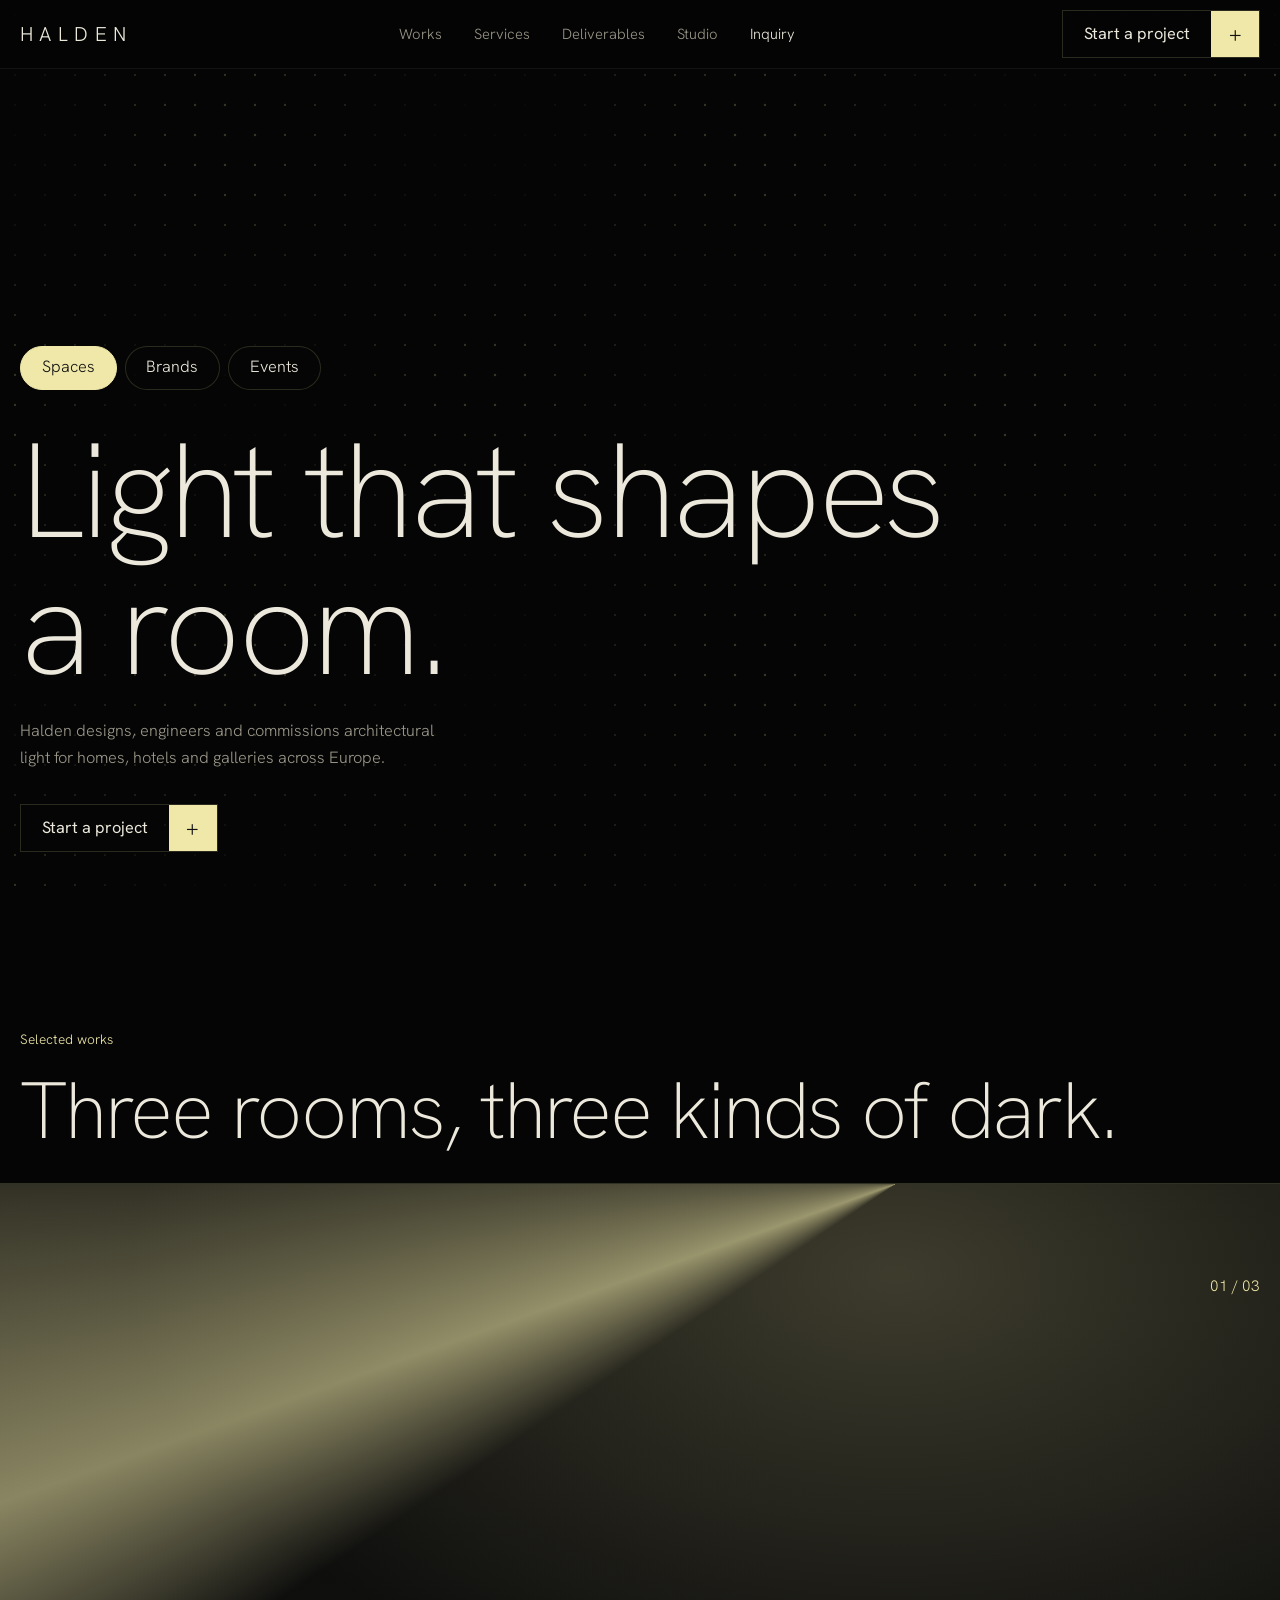
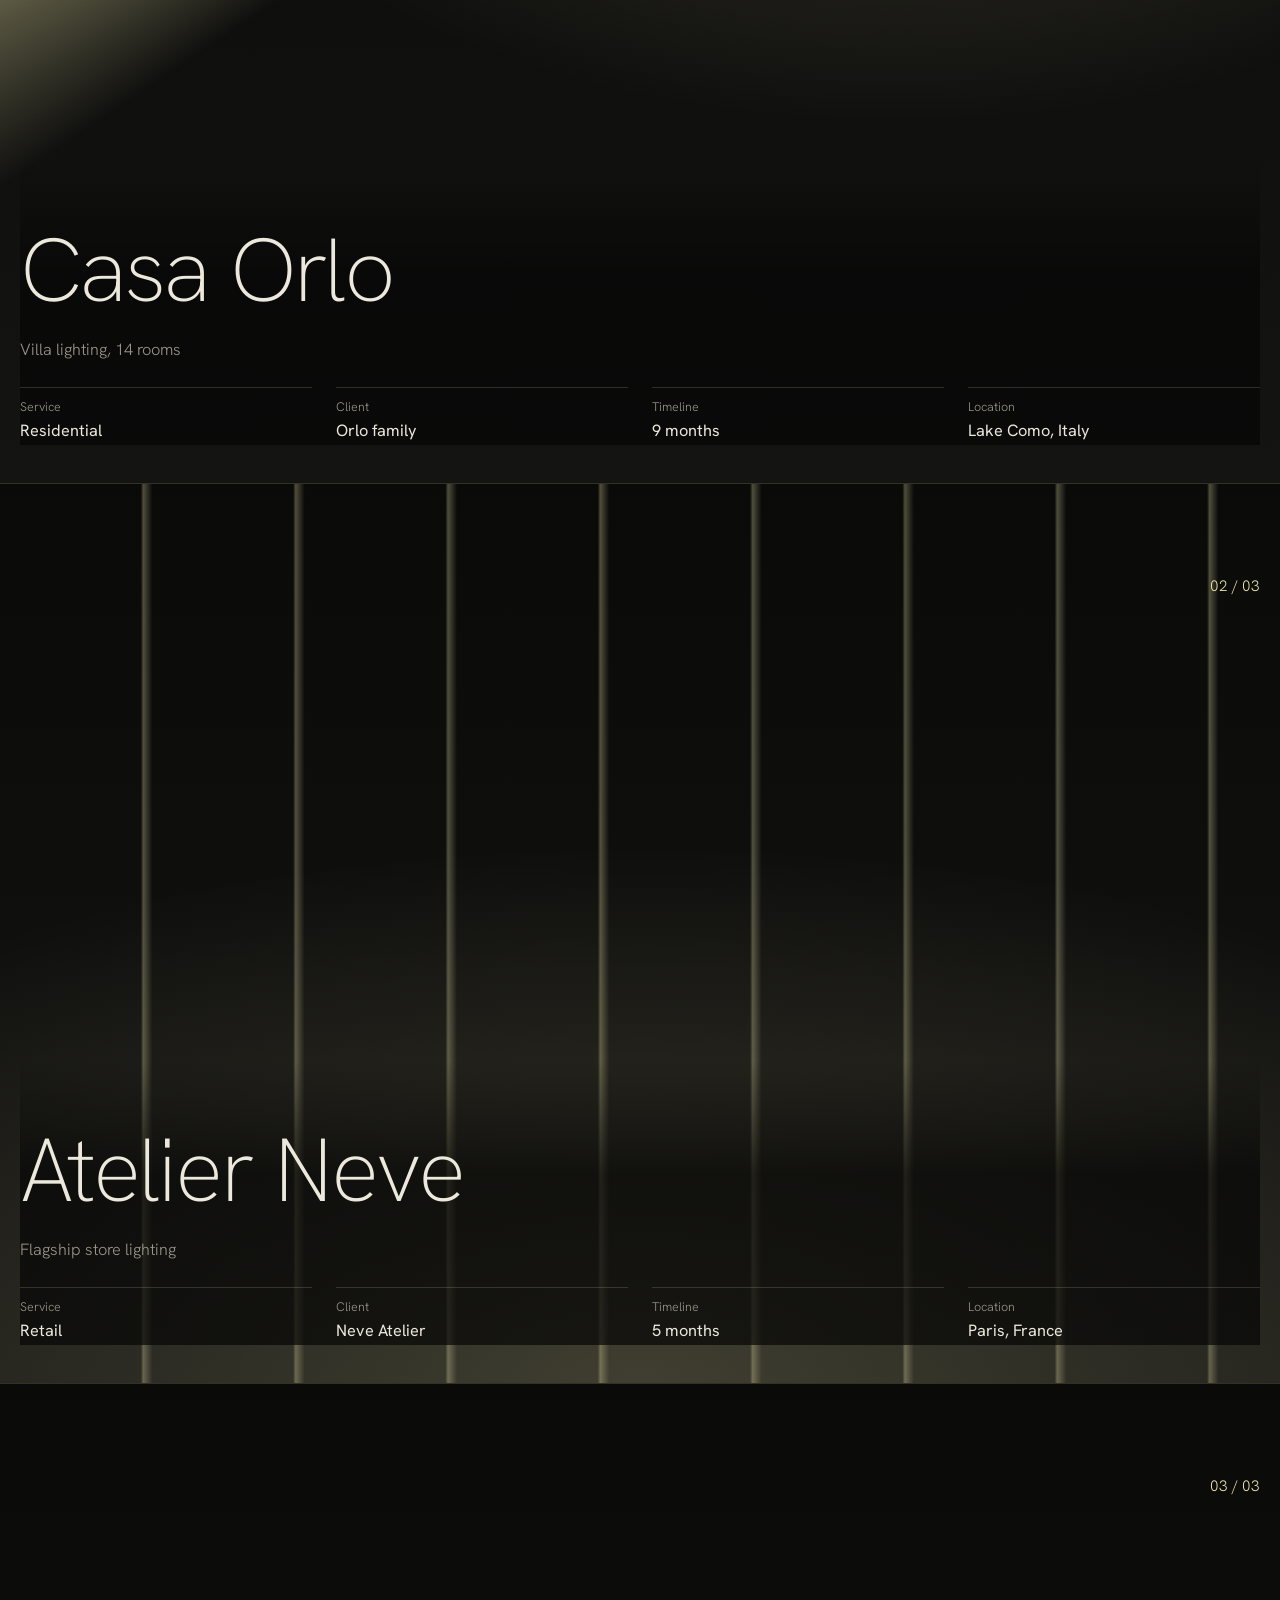
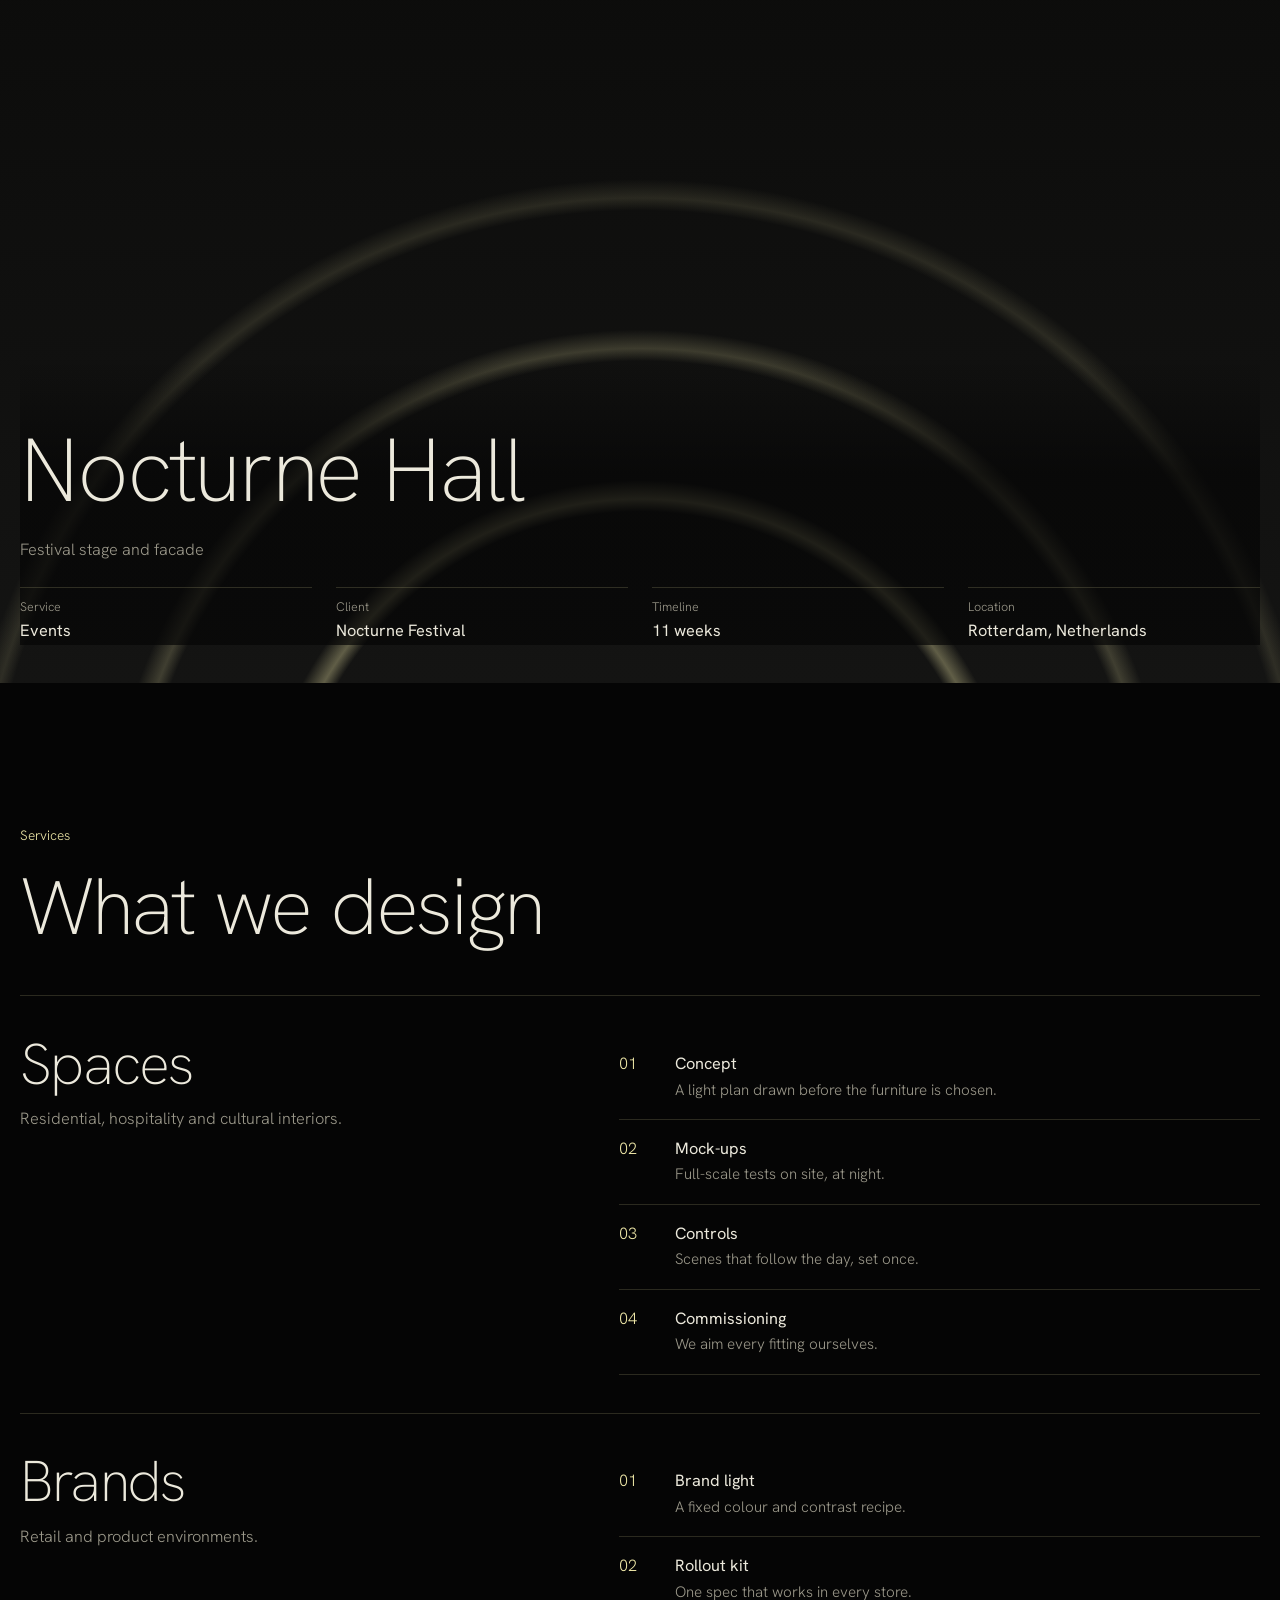
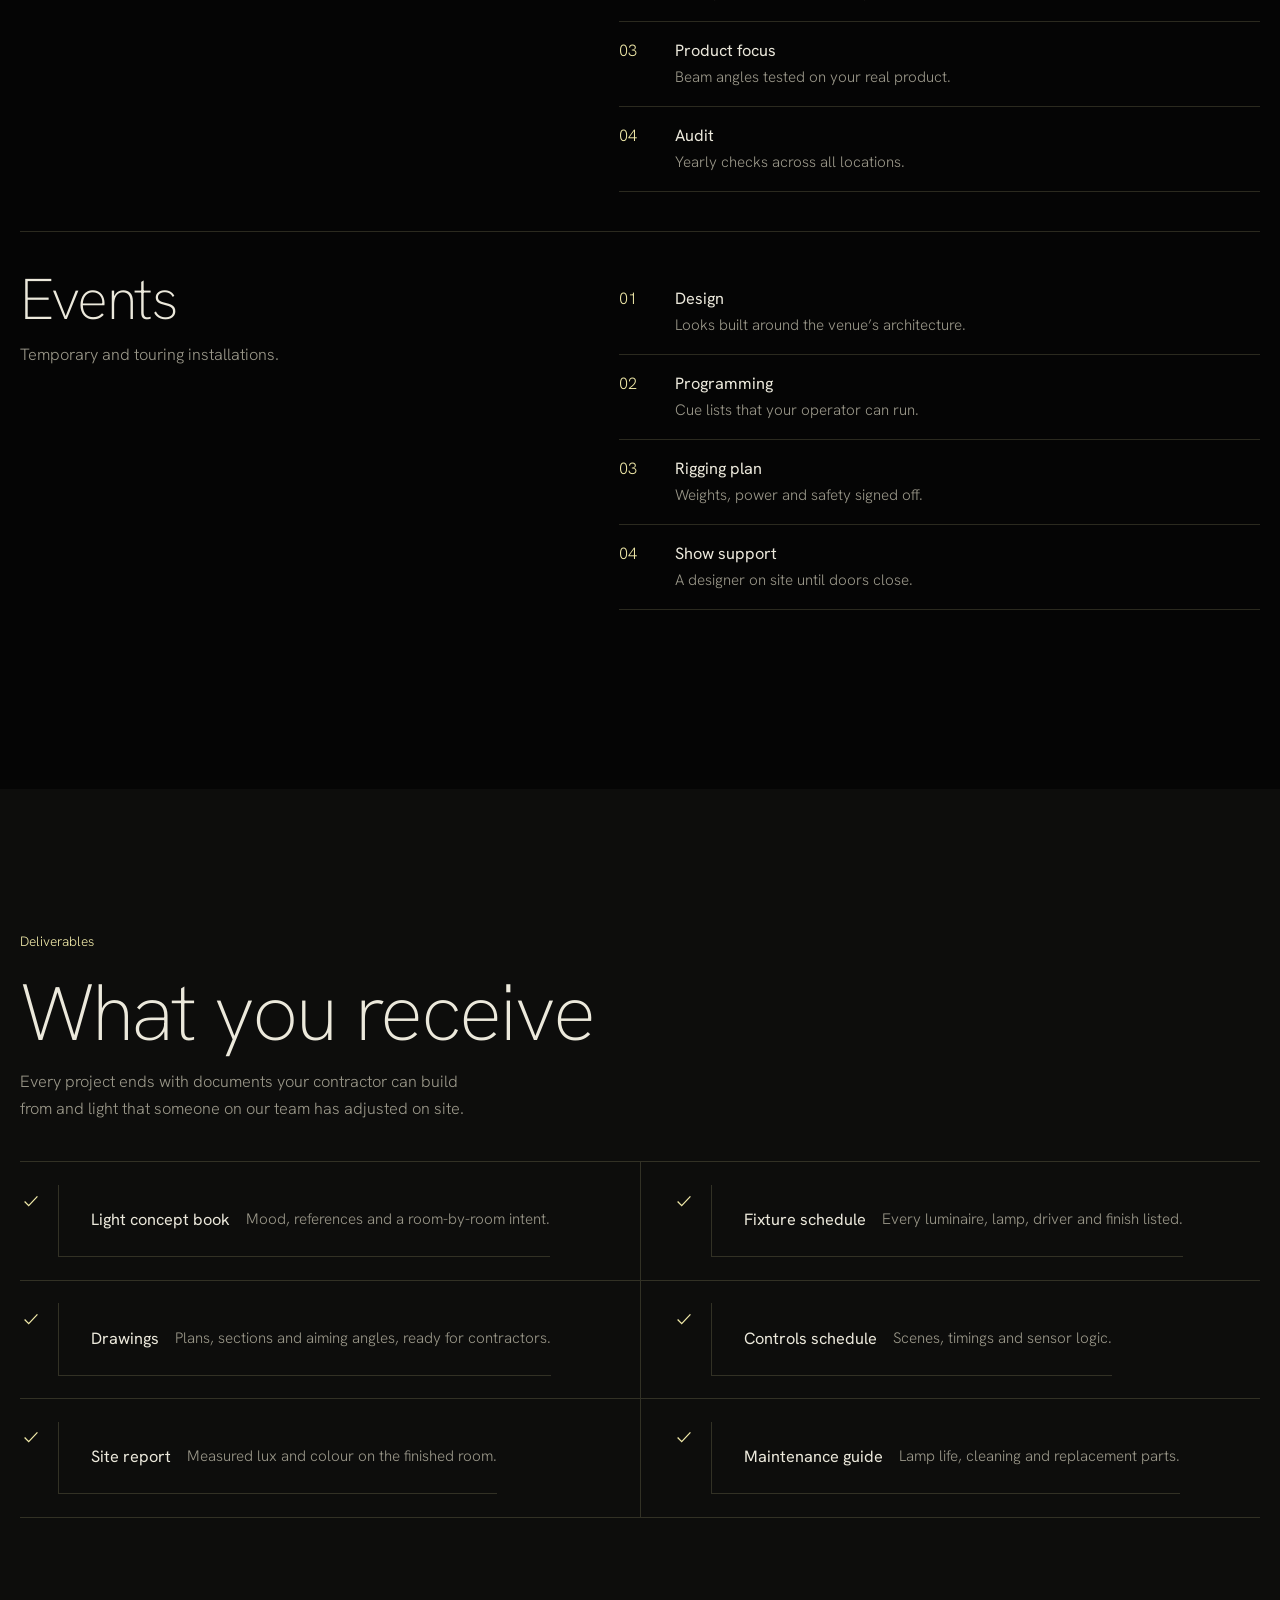
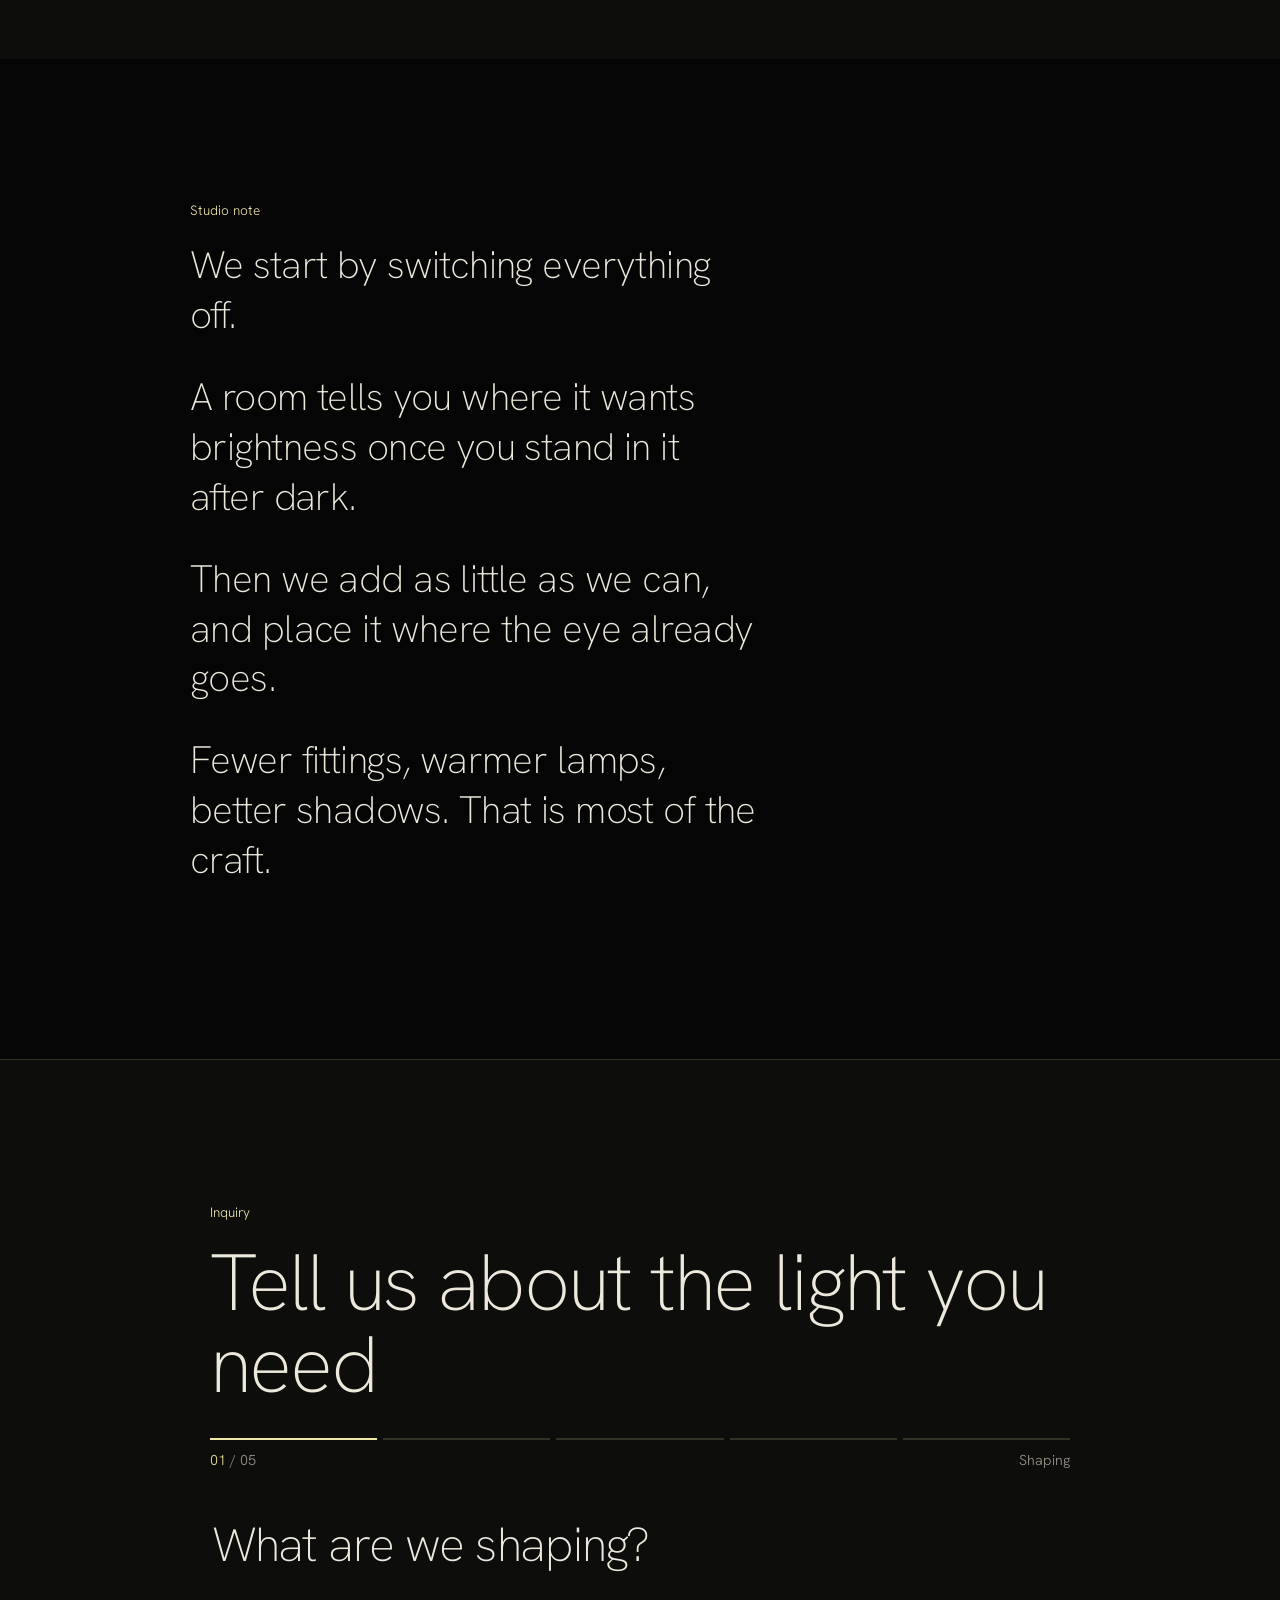
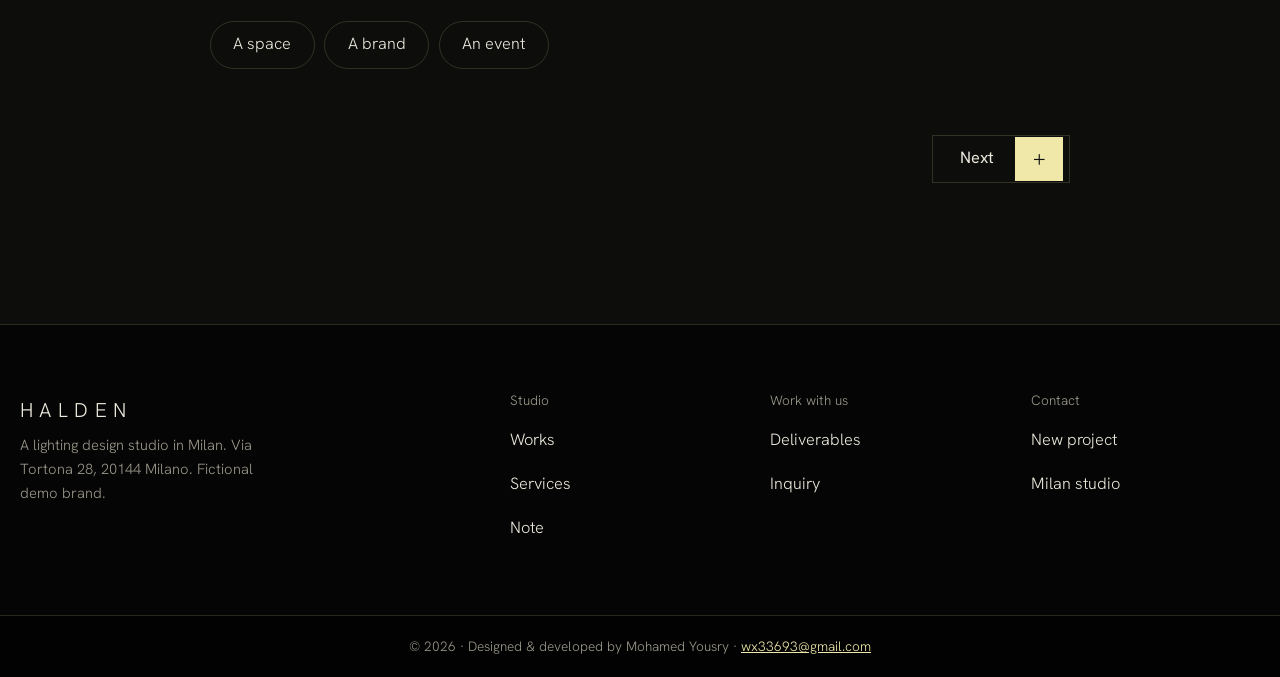
<file: works/halden/index.html>
<!DOCTYPE html>
<html lang="en">
<head>
<meta charset="utf-8">
<meta name="viewport" content="width=device-width, initial-scale=1, viewport-fit=cover">
<title>Halden · Lighting design studio, Milan</title>
<meta name="description" content="Halden designs light for spaces, brands and events. Concept, engineering and on-site commissioning from one studio in Milan.">
<link rel="preconnect" href="https://fonts.googleapis.com"><link rel="preconnect" href="https://fonts.gstatic.com" crossorigin>
<link href="https://fonts.googleapis.com/css2?family=Hanken+Grotesk:wght@200;300;400;500&display=swap" rel="stylesheet">
<style>
:root{--bg:#050505;--s1:#0d0d0c;--s2:#141413;--ln:rgba(239,232,168,.16);--tx:#ece9dc;--mu:#9b988a;--y:#EFE8A8;--f:'Hanken Grotesk',system-ui,sans-serif;color-scheme:dark;--px:max(20px,env(safe-area-inset-left),env(safe-area-inset-right))}
*{box-sizing:border-box;margin:0}
html{scroll-behavior:smooth;scroll-padding-top:70px;background:var(--bg)}
body{font:300 1.02rem/1.65 var(--f);color:var(--tx);background:var(--bg);overflow-x:hidden;padding-bottom:env(safe-area-inset-bottom)}
a{color:inherit}button,input,textarea{font:inherit;color:inherit}
:focus-visible{outline:2px solid var(--y);outline-offset:3px}
h1,h2,h3{font-weight:200;letter-spacing:-.025em;line-height:1.02}
h2{font-size:clamp(2.3rem,7.5vw,5rem)}.sec{padding:clamp(4.5rem,11vw,9rem) var(--px)}.wrap{max-width:1240px;margin:auto}
.mu{color:var(--mu)}.k{font-size:.85rem;color:var(--y);margin-bottom:1.2rem;display:block}
/* buttons */
.btn{display:inline-flex;align-items:center;gap:0;min-height:48px;border:1px solid var(--ln);background:none;cursor:pointer;text-decoration:none;font-weight:400;transition:border-color .25s}
.btn span:first-child{padding:0 1.3rem}.btn .pl{align-self:stretch;width:48px;display:grid;place-items:center;background:var(--y);color:#111;font-size:1.4rem;font-weight:300;transition:transform .3s}
.btn:hover{border-color:var(--y)}.btn:hover .pl{transform:rotate(90deg)}.btn.g{border-color:var(--ln)}
/* nav */
.nav{position:fixed;inset:0 0 auto;z-index:50;display:flex;align-items:center;justify-content:space-between;padding:calc(10px + env(safe-area-inset-top)) var(--px) 10px;background:rgba(5,5,5,.72);backdrop-filter:blur(14px);border-bottom:1px solid rgba(255,255,255,.06)}
.lg{font-weight:300;font-size:1.25rem;letter-spacing:.32em;text-decoration:none;min-height:44px;display:flex;align-items:center}
.nav nav{display:none;position:fixed;inset:calc(64px + env(safe-area-inset-top)) 0 0;background:var(--bg);flex-direction:column;padding:2rem var(--px);gap:.2rem}.nav nav.open{display:flex}
.nav nav a{font-size:2.2rem;font-weight:200;text-decoration:none;padding:.5rem 0;border-bottom:1px solid var(--ln)}.nav nav a[aria-current=true]{color:var(--y)}
.nav .hb{display:none}.bur{width:44px;height:44px;background:none;border:1px solid var(--ln);display:grid;place-content:center;gap:6px;cursor:pointer}.bur i{width:18px;height:1px;background:var(--tx);display:block;transition:transform .3s}
.bur[aria-expanded=true] i:first-child{transform:translateY(3.5px) rotate(45deg)}.bur[aria-expanded=true] i:last-child{transform:translateY(-3.5px) rotate(-45deg)}
@media(min-width:900px){.nav nav{display:flex;position:static;flex-direction:row;padding:0;background:none;gap:2rem}.nav nav a{font-size:.92rem;font-weight:300;border:0;padding:.6rem 0;color:var(--mu)}.nav nav a:hover,.nav nav a[aria-current=true]{color:var(--tx)}.nav .hb{display:inline-flex}.bur,.nav nav .mo{display:none}}
/* hero */
.hero{position:relative;min-height:100svh;display:flex;flex-direction:column;justify-content:flex-end;padding:110px var(--px) 3rem;overflow:hidden}
#cv{position:absolute;inset:0;width:100%;height:100%;touch-action:pan-y}
.hero .in{position:relative;pointer-events:none;max-width:1240px;margin:0 auto;width:100%}.hero .in>*{pointer-events:auto}
.pills{display:flex;gap:.5rem;flex-wrap:wrap;margin-bottom:2rem}.pills button{min-height:44px;padding:0 1.3rem;border-radius:999px;border:1px solid var(--ln);background:rgba(5,5,5,.6);cursor:pointer;transition:background .25s,color .25s}
.pills button[aria-pressed=true]{background:var(--y);color:#111;border-color:var(--y)}
.hero h1{font-size:clamp(2.9rem,10.5vw,8.4rem);max-width:13ch;transition:opacity .35s,transform .35s}.hero h1.sw{opacity:0;transform:translateY(12px)}
.hero p.sub{max-width:46ch;color:var(--mu);margin:1.4rem 0 2rem;transition:opacity .35s}.hero p.sub.sw{opacity:0}
/* works */
.wk{padding:clamp(4.5rem,10vw,8rem) var(--px) 2rem}
.pn{position:sticky;top:0;height:100svh;overflow:hidden;display:flex;flex-direction:column;justify-content:flex-end;padding:90px var(--px) 2.4rem;border-top:1px solid var(--ln);background:var(--s1)}
.vis{position:absolute;inset:0}.pn .tp{position:absolute;top:90px;right:var(--px);font-size:.95rem;color:var(--y);font-variant-numeric:tabular-nums}
.pn .bx{position:relative;max-width:1240px;margin:0 auto;width:100%;display:grid;gap:1.4rem;background:linear-gradient(transparent,rgba(5,5,5,.7) 40%);padding-top:4rem}
.pn h3{font-size:clamp(2.4rem,8vw,5.6rem)}.mt{display:grid;grid-template-columns:1fr 1fr;gap:.9rem 1.5rem;margin:0}@media(min-width:800px){.mt{grid-template-columns:repeat(4,1fr)}}
.mt div{border-top:1px solid var(--ln);padding-top:.6rem}.mt dt{font-size:.78rem;color:var(--mu)}.mt dd{margin:0;font-weight:400}
/* services */
.sv{display:grid;gap:2rem;border-top:1px solid var(--ln);padding:2.4rem 0}@media(min-width:900px){.sv{grid-template-columns:1fr 1.2fr;gap:4rem}}
.sv ol{list-style:none;padding:0;display:grid;gap:0}.sv li{display:grid;grid-template-columns:3rem 1fr;gap:.5rem;padding:1rem 0;border-bottom:1px solid var(--ln)}.sv li b{font-weight:300;color:var(--y);font-variant-numeric:tabular-nums}.sv li p{color:var(--mu);font-size:.95rem}.sv li strong{font-weight:400;display:block}
/* deliverables */
.dl{background:var(--s1)}.dg{display:grid;gap:0;margin-top:2.4rem;border-top:1px solid var(--ln)}@media(min-width:760px){.dg{grid-template-columns:1fr 1fr}}
.dg div{padding:1.4rem 0;border-bottom:1px solid var(--ln);display:flex;gap:1rem}@media(min-width:760px){.dg div:nth-child(odd){padding-right:2rem}.dg div:nth-child(even){padding-left:2rem;border-left:1px solid var(--ln)}}
.dg svg{flex:none;margin-top:.3rem}.dg strong{font-weight:400;display:block}.dg p{color:var(--mu);font-size:.95rem}
/* note */
.nt p{font-size:clamp(1.4rem,3.6vw,2.4rem);font-weight:200;line-height:1.3;max-width:26ch;margin-bottom:2rem;opacity:.12;transition:opacity 1s;letter-spacing:-.015em}.nt p.on{opacity:1}.nt .wrap{max-width:900px}
/* form */
.fm{background:var(--s1);border-top:1px solid var(--ln)}.fw{max-width:860px;margin:auto}
.prog{display:flex;gap:6px;margin:2rem 0 .6rem}.prog i{flex:1;height:2px;background:var(--ln)}.prog i.on{background:var(--y)}
.stn{display:flex;justify-content:space-between;color:var(--mu);font-size:.9rem;margin-bottom:2rem}.stn b{color:var(--y);font-weight:300}
.step{display:none;border:0;padding:0;min-width:0}.step.on{display:grid;gap:1.1rem}.step legend{font-size:clamp(1.8rem,5vw,3rem);font-weight:200;letter-spacing:-.02em;margin-bottom:1.2rem;float:left;width:100%}.step legend+*{clear:both}
.ch{display:flex;flex-wrap:wrap;gap:.6rem}.ch label{position:relative}.ch input{position:absolute;opacity:0;inset:0;cursor:pointer}.ch span{display:inline-flex;align-items:center;min-height:48px;padding:0 1.4rem;border:1px solid var(--ln);border-radius:999px;transition:background .2s,color .2s}
.ch input:checked+span{background:var(--y);color:#111;border-color:var(--y)}.ch input:focus-visible+span{outline:2px solid var(--y);outline-offset:3px}
label.fl{display:grid;gap:.4rem;font-size:.9rem;color:var(--mu)}
.fm input[type=text],.fm input[type=email],.fm input[type=date],.fm textarea{width:100%;min-height:52px;padding:.8rem 1rem;background:#090909;border:1px solid var(--ln);color:var(--tx);border-radius:0}.fm textarea{min-height:140px;resize:vertical}
.er{color:#ff9d8a;font-size:.85rem;min-height:1.2em}[aria-invalid=true]{border-color:#ff9d8a!important}
.acts{display:flex;justify-content:space-between;gap:1rem;margin-top:2rem;flex-wrap:wrap}
.ok{display:none;padding:2rem;border:1px solid var(--y)}.ok.show{display:block}.ok h3{font-size:2.4rem;margin-bottom:.8rem}.ok li{list-style:none;padding:.4rem 0;border-bottom:1px solid var(--ln)}.ok ul{padding:0;margin-top:1rem}
/* footer */
footer{padding:4rem var(--px) 2rem;border-top:1px solid var(--ln)}.fg{display:grid;gap:2rem;grid-template-columns:1fr 1fr}.fg>div:first-child{grid-column:1/-1}@media(min-width:800px){.fg{grid-template-columns:2fr 1fr 1fr 1fr}.fg>div:first-child{grid-column:auto}}
footer h4{font-weight:300;font-size:.85rem;color:var(--mu);margin-bottom:.5rem}footer a{display:block;text-decoration:none;padding:.5rem 0;min-height:44px}footer p{color:var(--mu);max-width:34ch;font-size:.92rem}
.cr{margin-top:2rem;padding:1.2rem var(--px) calc(1.2rem + env(safe-area-inset-bottom));border-top:1px solid var(--ln);text-align:center;font-size:.85rem;color:var(--mu);background:#020202}.cr a{color:var(--y)}
.rv{opacity:0;transform:translateY(22px);transition:opacity .9s,transform .9s}.rv.in{opacity:1;transform:none}
@media(prefers-reduced-motion:reduce){html{scroll-behavior:auto}*{transition:none!important}.rv{opacity:1;transform:none}.nt p{opacity:1}}
</style>
</head>
<body id="top">
<header class="nav">
<a class="lg" href="#top" aria-label="Halden, home">HALDEN</a>
<nav id="menu" aria-label="Main"><a href="#works">Works</a><a href="#services">Services</a><a href="#deliver">Deliverables</a><a href="#studio">Studio</a><a href="#inquiry">Inquiry</a><a class="mo" href="#inquiry">Start a project</a></nav>
<a class="btn hb" href="#inquiry"><span>Start a project</span><span class="pl" aria-hidden="true">+</span></a>
<button class="bur" id="bg" aria-expanded="false" aria-controls="menu" aria-label="Open menu"><i></i><i></i></button>
</header>
<main>
<section class="hero" aria-label="Introduction">
<canvas id="cv" aria-hidden="true"></canvas>
<div class="in">
<div class="pills" role="group" aria-label="What are you lighting?"><button aria-pressed="true" data-i="0">Spaces</button><button aria-pressed="false" data-i="1">Brands</button><button aria-pressed="false" data-i="2">Events</button></div>
<h1 id="hl" aria-live="polite">Light that shapes a room.</h1>
<p class="sub" id="hs">Halden designs, engineers and commissions architectural light for homes, hotels and galleries across Europe.</p>
<a class="btn" href="#inquiry"><span>Start a project</span><span class="pl" aria-hidden="true">+</span></a>
</div></section>

<section class="wk" id="works"><div class="wrap"><span class="k">Selected works</span><h2 class="rv">Three rooms, three kinds of dark.</h2></div></section>
<div id="panels"></div>

<section class="sec" id="services"><div class="wrap"><span class="k">Services</span><h2 class="rv">What we design</h2><div id="svc" style="margin-top:3rem"></div></div></section>

<section class="sec dl" id="deliver"><div class="wrap"><span class="k">Deliverables</span><h2 class="rv">What you receive</h2><p class="mu rv" style="max-width:52ch;margin-top:1rem">Every project ends with documents your contractor can build from and light that someone on our team has adjusted on site.</p><div class="dg" id="dg"></div></div></section>

<section class="sec nt" id="studio"><div class="wrap"><span class="k">Studio note</span>
<p>We start by switching everything off.</p><p>A room tells you where it wants brightness once you stand in it after dark.</p><p>Then we add as little as we can, and place it where the eye already goes.</p><p>Fewer fittings, warmer lamps, better shadows. That is most of the craft.</p></div></section>

<section class="sec fm" id="inquiry"><div class="fw"><span class="k">Inquiry</span><h2>Tell us about the light you need</h2>
<form id="f" novalidate aria-label="Project inquiry">
<div class="prog" id="pg" aria-hidden="true"></div><div class="stn"><span id="sn"></span><span id="st"></span></div>
<fieldset class="step on" data-t="Shaping"><legend>What are we shaping?</legend><div class="ch" role="radiogroup" aria-label="Project type"><label><input type="radio" name="type" value="A space"><span>A space</span></label><label><input type="radio" name="type" value="A brand"><span>A brand</span></label><label><input type="radio" name="type" value="An event"><span>An event</span></label></div><span class="er" data-e="type"></span></fieldset>
<fieldset class="step" data-t="Who"><legend>Who are we speaking with?</legend><label class="fl">Full name<input type="text" name="name" autocomplete="name"><span class="er" data-e="name"></span></label><label class="fl">Email<input type="email" name="email" autocomplete="email"><span class="er" data-e="email"></span></label><label class="fl">Company or studio (optional)<input type="text" name="co" autocomplete="organization"></label></fieldset>
<fieldset class="step" data-t="Vision"><legend>Describe the mood you want</legend><label class="fl">Place, size, and how it should feel at night<textarea name="vision"></textarea><span class="er" data-e="vision"></span></label></fieldset>
<fieldset class="step" data-t="Budget"><legend>What is the lighting budget?</legend><div class="ch" role="radiogroup" aria-label="Budget"><label><input type="radio" name="budget" value="Under €25k"><span>Under €25k</span></label><label><input type="radio" name="budget" value="€25k to €100k"><span>€25k to €100k</span></label><label><input type="radio" name="budget" value="€100k to €400k"><span>€100k to €400k</span></label><label><input type="radio" name="budget" value="Over €400k"><span>Over €400k</span></label></div><span class="er" data-e="budget"></span></fieldset>
<fieldset class="step" data-t="Start date"><legend>When would you like to start?</legend><label class="fl">Preferred start date<input type="date" name="date"><span class="er" data-e="date"></span></label></fieldset>
<div class="acts"><button type="button" class="btn g" id="bk"><span>Back</span></button><button type="submit" class="btn" id="nx"><span>Next</span><span class="pl" aria-hidden="true">+</span></button></div>
</form><div class="ok" id="ok" role="status" tabindex="-1"><h3>Thank you, we have it.</h3><p class="mu">A designer from Halden will reply within two working days. This is what we received:</p><ul id="sum"></ul></div>
</div></section>
</main>

<footer><div class="wrap fg">
<div><a class="lg" href="#top" style="padding:0">HALDEN</a><p>A lighting design studio in Milan. Via Tortona 28, 20144 Milano. Fictional demo brand.</p></div>
<div><h4>Studio</h4><a href="#works">Works</a><a href="#services">Services</a><a href="#studio">Note</a></div>
<div><h4>Work with us</h4><a href="#deliver">Deliverables</a><a href="#inquiry">Inquiry</a></div>
<div><h4>Contact</h4><a href="#inquiry">New project</a><a href="#inquiry">Milan studio</a></div>
</div></footer>
<div class="cr">© 2026 · Designed &amp; developed by Mohamed Yousry · <a href="mailto:wx33693@gmail.com">wx33693@gmail.com</a></div>

<script>
const $=(s,e=document)=>e.querySelector(s),$$=(s,e=document)=>[...e.querySelectorAll(s)],RM=matchMedia('(prefers-reduced-motion:reduce)').matches;
const HL=[["Light that shapes a room.","Halden designs, engineers and commissions architectural light for homes, hotels and galleries across Europe."],["Light that gives a brand its tone.","Retail, showroom and flagship lighting that makes a product look the way its maker meant it to."],["Light that holds a crowd.","Stage, facade and installation lighting for launches, festivals and one-night rooms, rigged and programmed by us."]];
const PN=[["Casa Orlo","Villa lighting, 14 rooms","Residential","Orlo family","9 months","Lake Como, Italy","conic-gradient(from 200deg at 70% 0%,transparent 0 10%,rgba(239,232,168,.55) 14%,transparent 22%,transparent 100%),radial-gradient(60% 50% at 70% 10%,rgba(239,232,168,.22),transparent)"],["Atelier Neve","Flagship store lighting","Retail","Neve Atelier","5 months","Paris, France","repeating-linear-gradient(90deg,transparent 0 11%,rgba(239,232,168,.3) 11.2%,transparent 11.9%),radial-gradient(90% 60% at 50% 100%,rgba(239,232,168,.2),transparent)"],["Nocturne Hall","Festival stage and facade","Events","Nocturne Festival","11 weeks","Rotterdam, Netherlands","radial-gradient(circle at 50% 120%,transparent 28%,rgba(239,232,168,.35) 29%,transparent 30.5%,transparent 40%,rgba(239,232,168,.2) 41%,transparent 42.5%,transparent 52%,rgba(239,232,168,.12) 53%,transparent 54.5%)"]];
const SV=[["Spaces","Residential, hospitality and cultural interiors.",[["Concept","A light plan drawn before the furniture is chosen."],["Mock-ups","Full-scale tests on site, at night."],["Controls","Scenes that follow the day, set once."],["Commissioning","We aim every fitting ourselves."]]],["Brands","Retail and product environments.",[["Brand light","A fixed colour and contrast recipe."],["Rollout kit","One spec that works in every store."],["Product focus","Beam angles tested on your real product."],["Audit","Yearly checks across all locations."]]],["Events","Temporary and touring installations.",[["Design","Looks built around the venue’s architecture."],["Programming","Cue lists that your operator can run."],["Rigging plan","Weights, power and safety signed off."],["Show support","A designer on site until doors close."]]]];
const DL=["Light concept book|Mood, references and a room-by-room intent.","Fixture schedule|Every luminaire, lamp, driver and finish listed.","Drawings|Plans, sections and aiming angles, ready for contractors.","Controls schedule|Scenes, timings and sensor logic.","Site report|Measured lux and colour on the finished room.","Maintenance guide|Lamp life, cleaning and replacement parts."];
const pn=$('#panels');pn.innerHTML=PN.map((p,i)=>`<article class="pn" aria-label="${p[0]}"><div class="vis" style="background:${p[6]},linear-gradient(180deg,#0a0a09,#141413)"></div><span class="tp">${String(i+1).padStart(2,'0')} / ${String(PN.length).padStart(2,'0')}</span><div class="bx"><h3>${p[0]}</h3><p class="mu">${p[1]}</p><dl class="mt"><div><dt>Service</dt><dd>${p[2]}</dd></div><div><dt>Client</dt><dd>${p[3]}</dd></div><div><dt>Timeline</dt><dd>${p[4]}</dd></div><div><dt>Location</dt><dd>${p[5]}</dd></div></dl></div></article>`).join('');
$('#svc').innerHTML=SV.map(s=>`<div class="sv rv"><div><h3 style="font-size:clamp(2rem,6vw,3.6rem)">${s[0]}</h3><p class="mu" style="margin-top:.8rem">${s[1]}</p></div><ol>${s[2].map((x,i)=>`<li><b>0${i+1}</b><div><strong>${x[0]}</strong><p>${x[1]}</p></div></li>`).join('')}</ol></div>`).join('');
$('#dg').innerHTML=DL.map(d=>{const[a,b]=d.split('|');return`<div class="rv"><svg width="22" height="22" viewBox="0 0 24 24" fill="none" stroke="#EFE8A8" stroke-width="1.4" aria-hidden="true"><path d="M5 12.5l4.5 4.5L19 7"/></svg><div><strong>${a}</strong><p>${b}</p></div></div>`}).join('');
/* pills */
const hl=$('#hl'),hs=$('#hs');$$('.pills button').forEach(b=>b.onclick=()=>{$$('.pills button').forEach(x=>x.setAttribute('aria-pressed',x===b));hl.classList.add('sw');hs.classList.add('sw');setTimeout(()=>{const t=HL[b.dataset.i];hl.textContent=t[0];hs.textContent=t[1];hl.classList.remove('sw');hs.classList.remove('sw')},RM?0:300)});
/* menu */
const bg=$('#bg'),mn=$('#menu'),tg=o=>{mn.classList.toggle('open',o);bg.setAttribute('aria-expanded',o);bg.setAttribute('aria-label',o?'Close menu':'Open menu');document.body.style.overflow=o?'hidden':''};
bg.onclick=()=>tg(!mn.classList.contains('open'));mn.onclick=e=>{if(e.target.closest('a'))tg(false)};addEventListener('keydown',e=>{if(e.key=='Escape')tg(false)});
/* reveal + active nav + note */
const io=new IntersectionObserver(es=>es.forEach(e=>{if(e.isIntersecting){e.target.classList.add('in');io.unobserve(e.target)}}),{threshold:.15});$$('.rv').forEach(x=>io.observe(x));
const no=new IntersectionObserver(es=>es.forEach(e=>{if(e.isIntersecting){e.target.classList.add('on');no.unobserve(e.target)}}),{rootMargin:'0px 0px -25% 0px'});$$('.nt p').forEach(x=>no.observe(x));
const ln=$$('#menu a:not(.mo)'),so=new IntersectionObserver(es=>es.forEach(e=>{if(e.isIntersecting)ln.forEach(a=>a.setAttribute('aria-current',a.getAttribute('href')=='#'+e.target.id))}),{rootMargin:'-45% 0px -50% 0px'});$$('main [id]').forEach(s=>/^(works|services|deliver|studio|inquiry)$/.test(s.id)&&so.observe(s));
/* canvas dot grid */
const cv=$('#cv'),cx=cv.getContext('2d');let W,H,dp,pts=[],mx=-999,my=-999,vis=true,tm=0;
function rs(){dp=Math.min(devicePixelRatio||1,2);W=cv.clientWidth;H=cv.clientHeight;cv.width=W*dp;cv.height=H*dp;cx.setTransform(dp,0,0,dp,0,0);pts=[];const g=W<600?24:30;for(let x=g/2;x<W;x+=g)for(let y=g/2;y<H;y+=g)pts.push([x,y,x,y]);draw(0)}
function draw(t){cx.clearRect(0,0,W,H);cx.fillStyle='#EFE8A8';const R=150;for(const p of pts){let dx=p[0]-mx,dy=p[1]-my,d=Math.hypot(dx,dy),f=d<R?(1-d/R):0,w=RM?0:Math.sin(p[0]*.012+t*.0007)*Math.cos(p[1]*.012+t*.0005);const tx=p[0]+dx/(d||1)*f*28,ty=p[1]+dy/(d||1)*f*28;p[2]+=(tx-p[2])*.15;p[3]+=(ty-p[3])*.15;const r=.9+f*2.4+w*.35;cx.globalAlpha=.16+f*.8+w*.06;cx.beginPath();cx.arc(p[2],p[3],Math.max(.4,r),0,6.283);cx.fill()}}
(function l(t){if(vis&&!RM)draw(t);requestAnimationFrame(l)})(0);
cv.parentElement.addEventListener('pointermove',e=>{const b=cv.getBoundingClientRect();mx=e.clientX-b.left;my=e.clientY-b.top});cv.parentElement.addEventListener('pointerleave',()=>{mx=my=-999});
new IntersectionObserver(e=>vis=e[0].isIntersecting).observe(cv);addEventListener('resize',rs);rs();
/* multi-step form */
const f=$('#f'),ss=$$('.step',f),pg=$('#pg');let c=0;pg.innerHTML=ss.map(()=>'<i></i>').join('');
const d=new Date();$('[name=date]').min=d.toISOString().slice(0,10);
function show(){ss.forEach((s,i)=>s.classList.toggle('on',i==c));$$('i',pg).forEach((x,i)=>x.classList.toggle('on',i<=c));$('#sn').innerHTML=`<b>0${c+1}</b> / 0${ss.length}`;$('#st').textContent=ss[c].dataset.t;$('#bk').style.visibility=c?'visible':'hidden';$('#nx').firstChild.textContent=c==ss.length-1?'Send inquiry':'Next'}
const V=[()=>f.type.value?{}:{type:'Choose one option to continue.'},()=>({name:f.name.value.trim().length<2?'Enter your full name.':'',email:/^[^@\s]+@[^@\s]+\.[^@\s]{2,}$/.test(f.email.value.trim())?'':'Enter a valid email, like name@studio.com.'}),()=>f.vision.value.trim().length<20?{vision:'Write at least 20 characters so we can picture it.'}:{},()=>f.budget.value?{}:{budget:'Choose a budget range.'},()=>!f.date.value?{date:'Pick a start date.'}:f.date.value<f.date.min?{date:'Pick today or a later date.'}:{}];
function chk(){const er=V[c]();$$('.er',ss[c]).forEach(x=>x.textContent='');let bad=0;for(const k in er){if(!er[k])continue;const el=$(`[data-e=${k}]`);el.textContent=er[k];const inp=f.elements[k];(inp.length?inp[0]:inp).setAttribute('aria-invalid','true');if(!bad){bad=1;(inp.length?inp[0]:inp).focus()}}
if(!bad)$$('[aria-invalid]',ss[c]).forEach(x=>x.removeAttribute('aria-invalid'));return!bad}
$('#bk').onclick=()=>{if(c){c--;show()}};
f.onsubmit=e=>{e.preventDefault();if(!chk())return;if(c<ss.length-1){c++;show();ss[c].scrollIntoView({block:'center',behavior:RM?'auto':'smooth'});return}
const L=[['Project',f.type.value],['Name',f.name.value.trim()],['Email',f.email.value.trim()],['Budget',f.budget.value],['Start',f.date.value]];
$('#sum').innerHTML=L.map(x=>`<li><span class="mu">${x[0]}</span> &nbsp; ${x[1].replace(/</g,'&lt;')}</li>`).join('');f.style.display='none';const o=$('#ok');o.classList.add('show');o.focus()};
f.addEventListener('input',e=>{const x=e.target;x.removeAttribute('aria-invalid');const s=$(`[data-e=${x.name}]`);if(s)s.textContent=''});show();
</script>
</body>
</html>
</file>
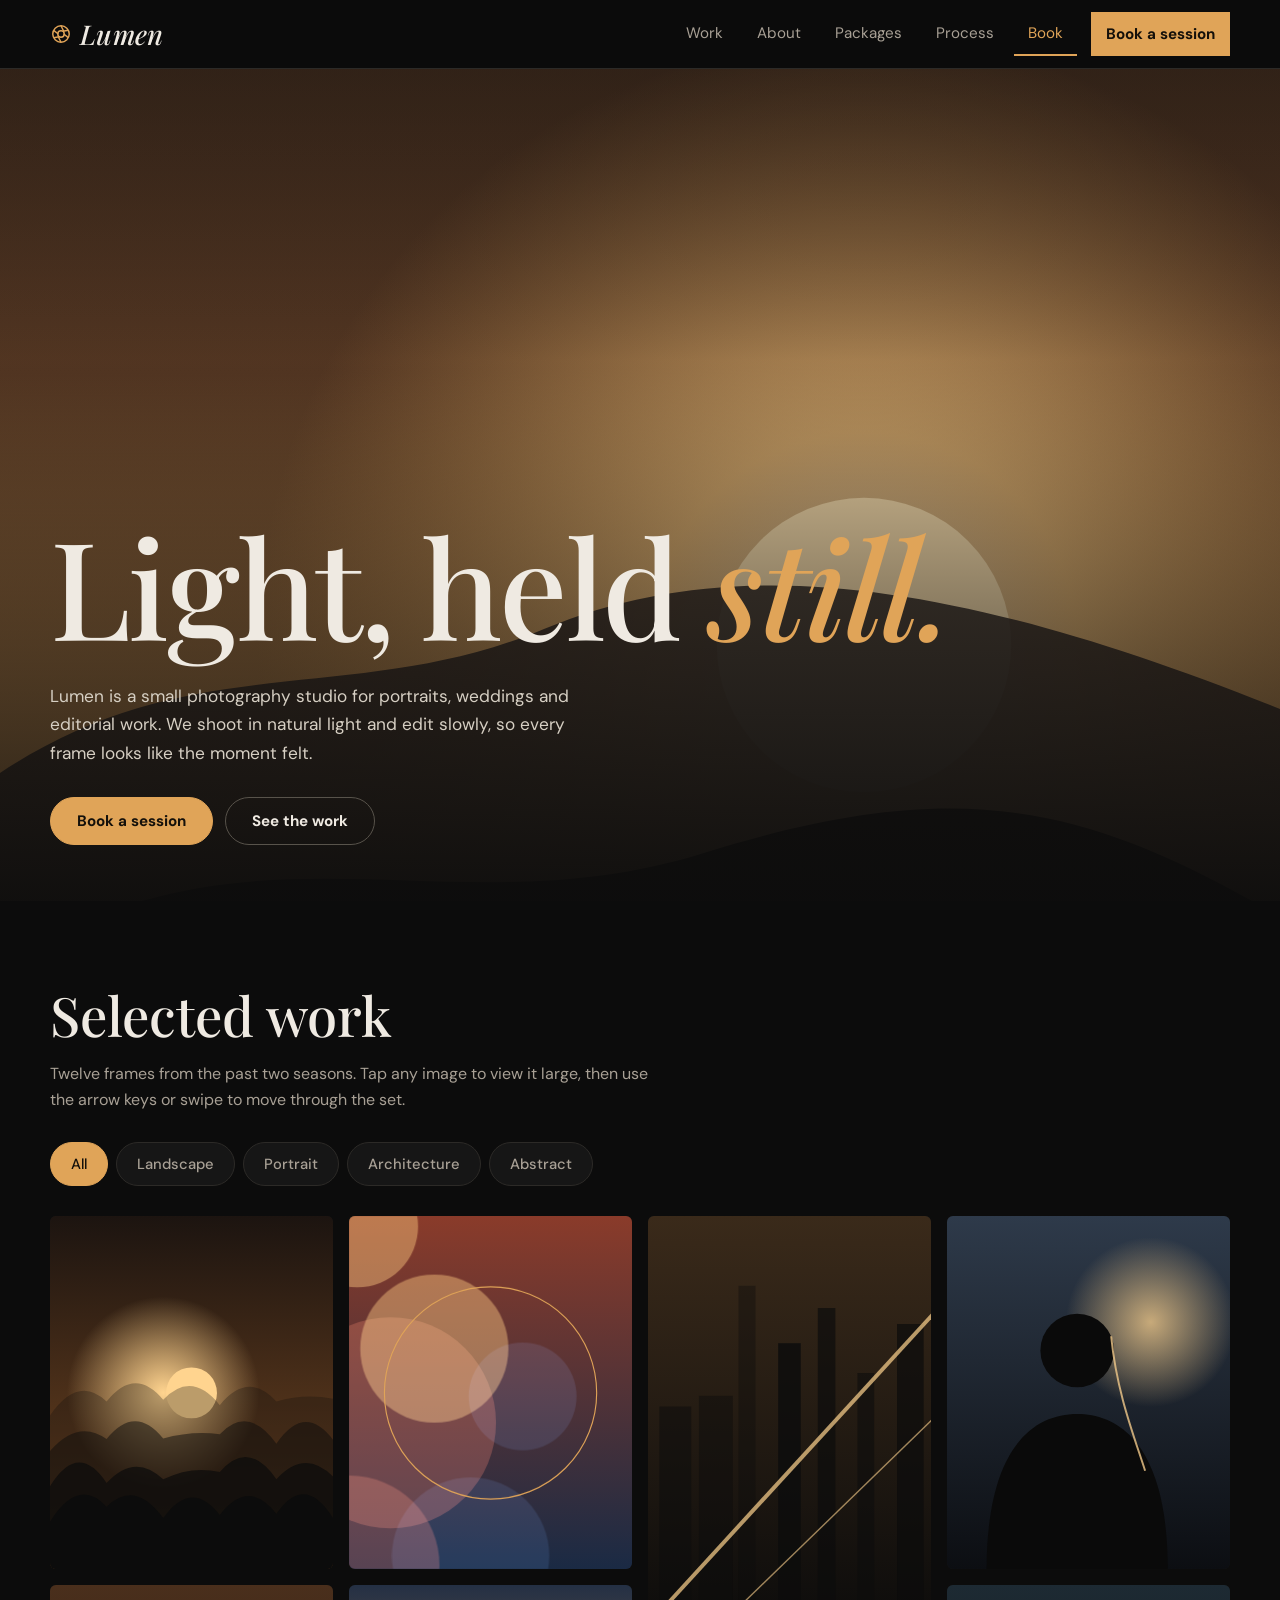
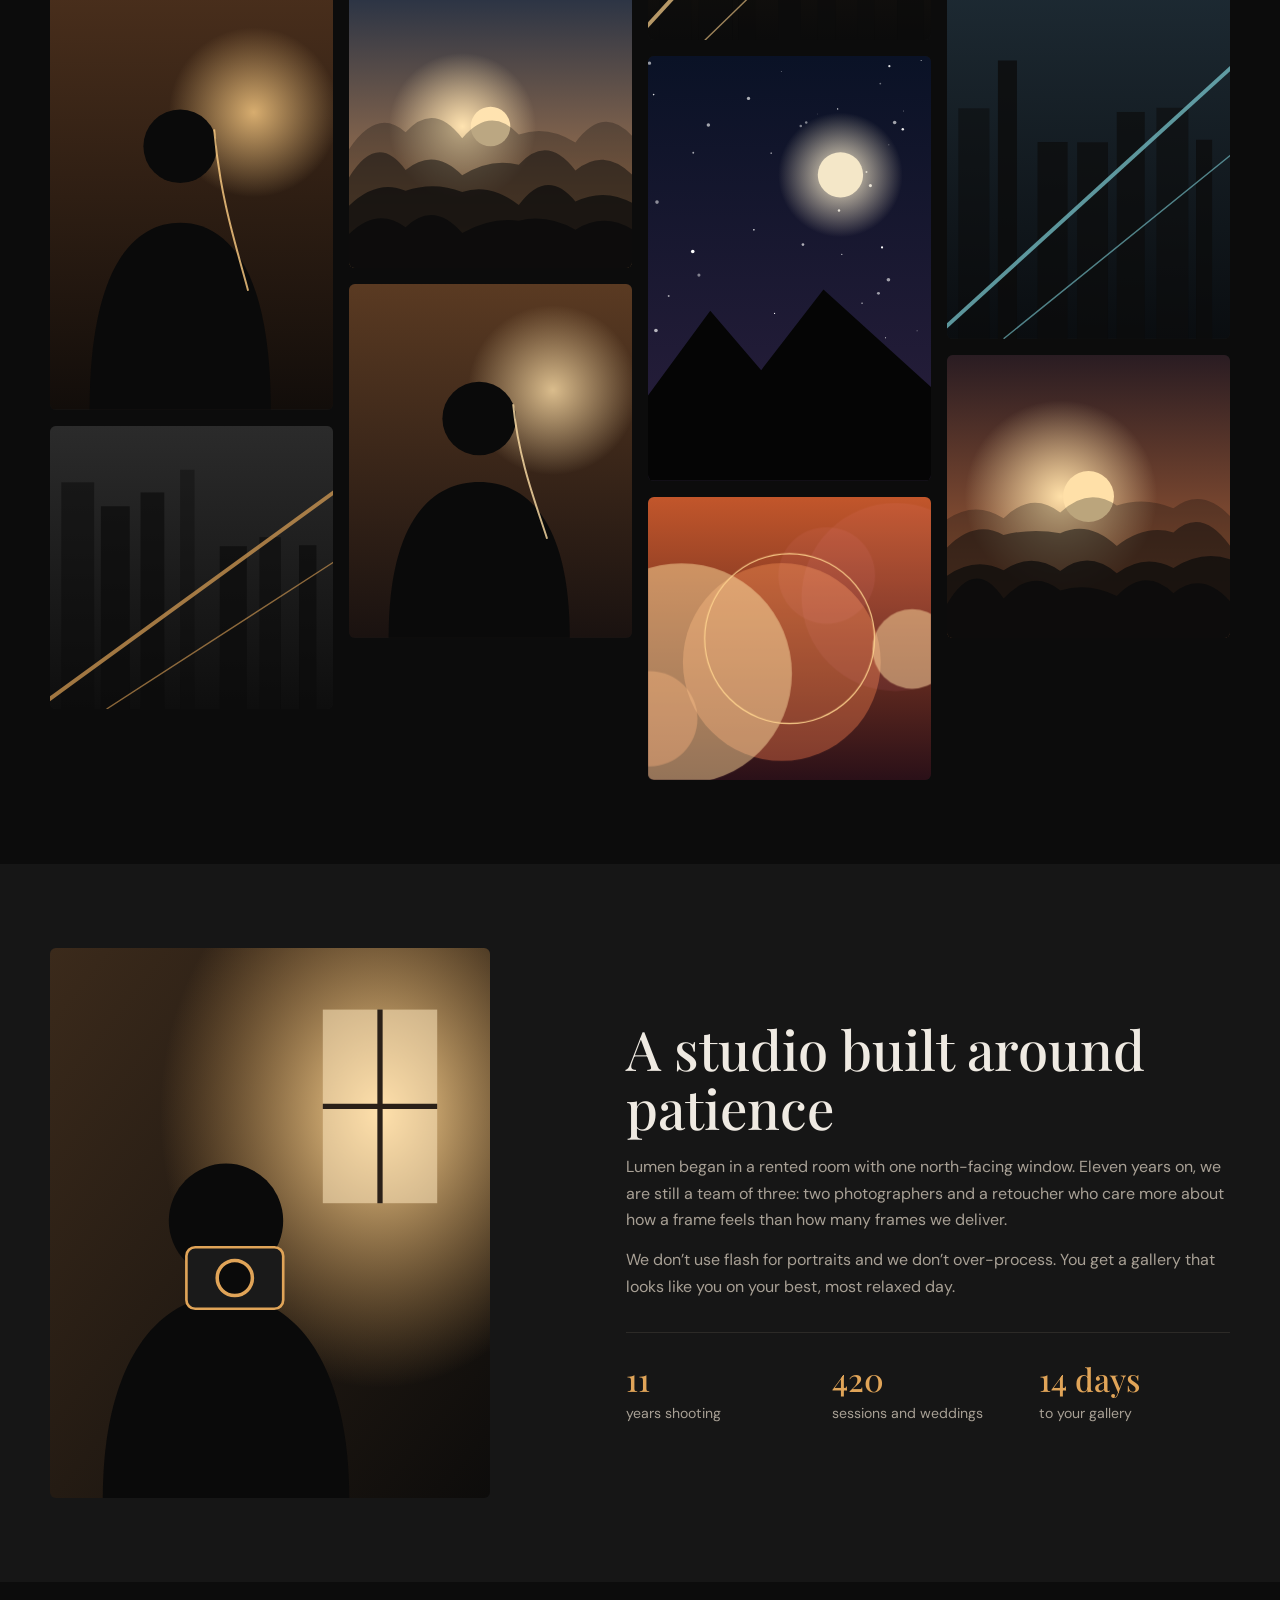
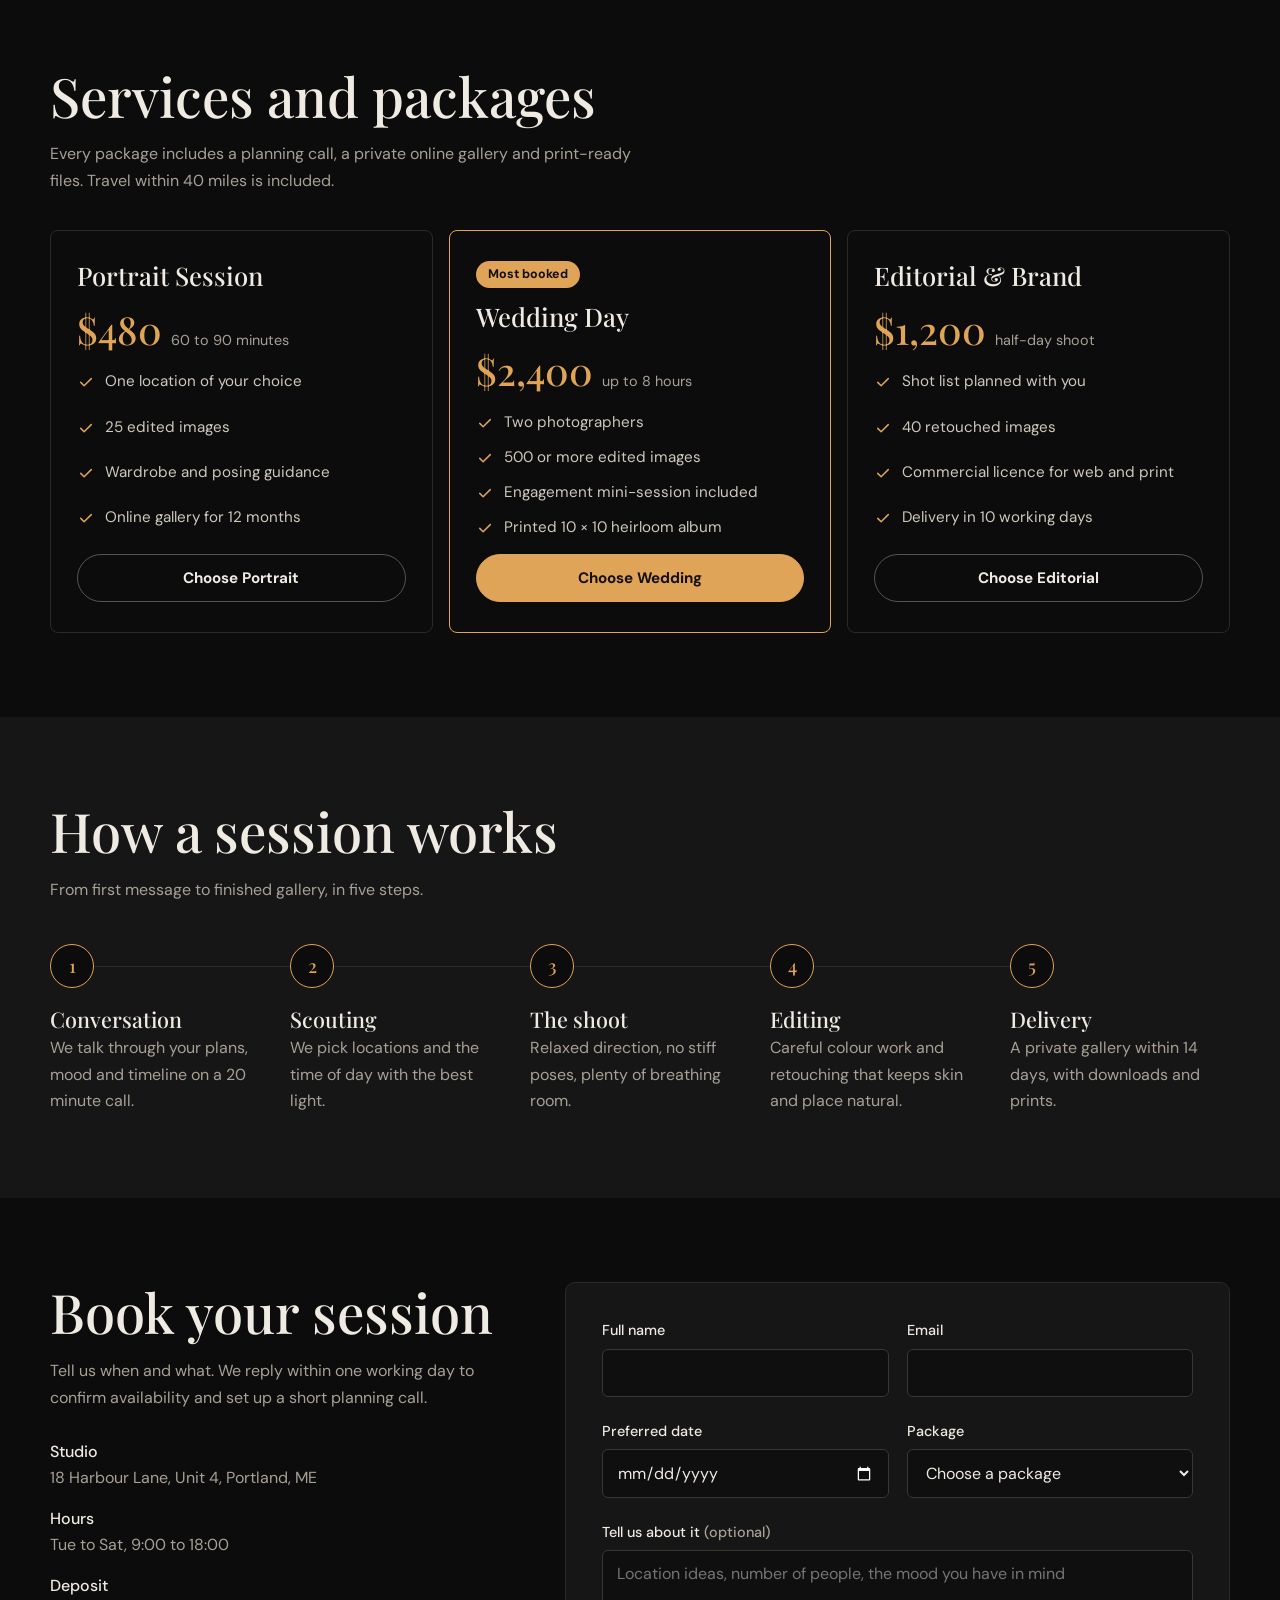
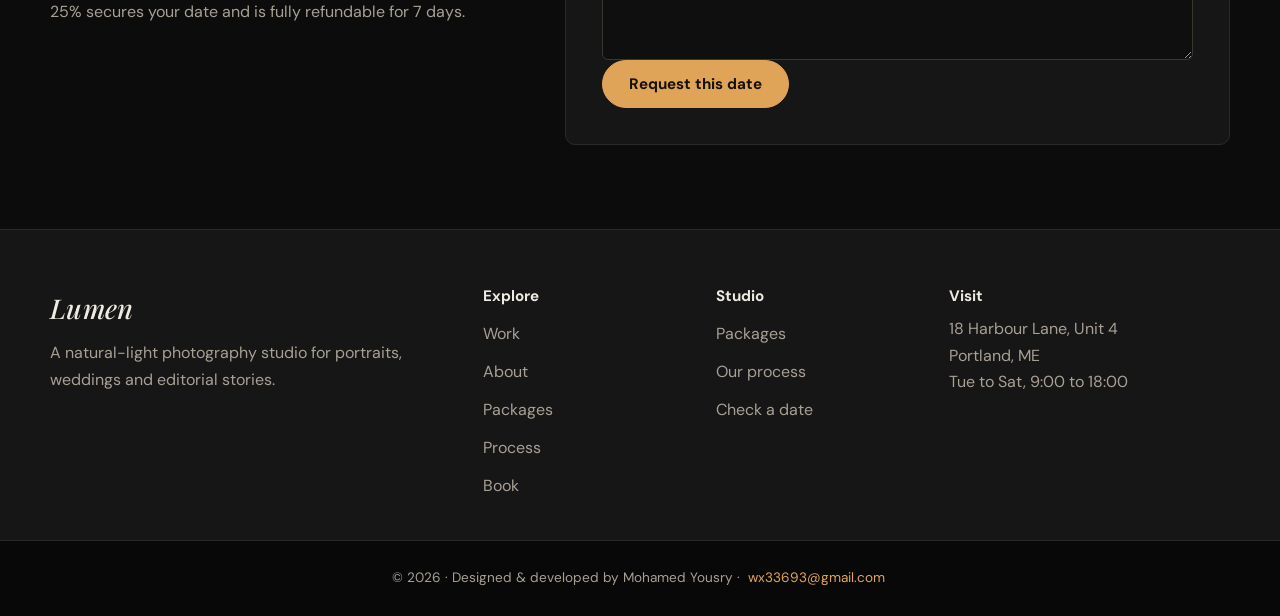
<file: works/lumen/index.html>
<!DOCTYPE html>
<html lang="en">
<head>
<meta charset="utf-8">
<meta name="viewport" content="width=device-width, initial-scale=1, viewport-fit=cover">
<title>Lumen — Photography Studio</title>
<meta name="description" content="Lumen is a small photography studio for portraits, weddings and editorial work, shot in natural light.">
<link rel="preconnect" href="https://fonts.googleapis.com">
<link rel="preconnect" href="https://fonts.gstatic.com" crossorigin>
<link href="https://fonts.googleapis.com/css2?family=DM+Sans:wght@400;500;700&family=Playfair+Display:ital,wght@0,500;0,700;1,500&display=swap" rel="stylesheet">
<style>
:root{--bg:#0C0C0C;--s:#161616;--s2:#202020;--a:#E0A458;--t:#EFEAE2;--m:#a8a095;--b:#2c2a27;--hf:'Playfair Display',Georgia,serif;--bf:'DM Sans',system-ui,sans-serif;color-scheme:dark;box-sizing:border-box;padding-top:env(safe-area-inset-top,0px);padding-bottom:env(safe-area-inset-bottom,0px)}
*,*::before,*::after{box-sizing:inherit}
html{scroll-behavior:smooth;scroll-padding-top:calc(76px + env(safe-area-inset-top,0px));-webkit-text-size-adjust:100%}
body{margin:0;background:var(--bg);color:var(--t);font:400 1rem/1.65 var(--bf);overflow-x:hidden}
body::before{content:"";position:fixed;inset:0 0 auto;height:env(safe-area-inset-top,0px);background:var(--bg);z-index:60}
h1,h2,h3{font-family:var(--hf);font-weight:500;line-height:1.1;margin:0}
p{margin:0}a{color:inherit}
:focus-visible{outline:2px solid var(--a);outline-offset:3px;border-radius:4px}
.wrap{width:min(1180px,100% - 40px);margin-inline:auto}
section{padding:84px 0}
.h2{font-size:clamp(2rem,6vw,3.4rem);margin-bottom:16px}
.lead{color:var(--m);max-width:56ch}
.btn{display:inline-flex;align-items:center;justify-content:center;min-height:48px;padding:0 26px;border-radius:999px;border:1px solid var(--a);background:var(--a);color:#14100a;font:700 .95rem var(--bf);text-decoration:none;cursor:pointer;transition:background .25s,color .25s,transform .25s}
.btn:hover{background:transparent;color:var(--a)}
.btn.ghost{background:transparent;color:var(--t);border-color:#58534b}.btn.ghost:hover{border-color:var(--a);color:var(--a)}
/* nav */
header{position:sticky;top:env(safe-area-inset-top,0px);z-index:50;background:rgba(12,12,12,.88);backdrop-filter:blur(14px);border-bottom:1px solid var(--b)}
.nav{display:flex;align-items:center;justify-content:space-between;height:68px}
.logo{font:italic 500 1.7rem var(--hf);text-decoration:none;letter-spacing:.01em;display:flex;align-items:center;gap:8px;min-height:44px}
.logo svg{width:22px;height:22px}
.links{display:none;gap:6px;list-style:none;margin:0;padding:0;align-items:center}
.links a{display:inline-flex;align-items:center;min-height:44px;padding:0 14px;text-decoration:none;color:var(--m);font-size:.95rem;border-radius:999px;transition:color .2s}
.links a:hover,.links a.on{color:var(--a)}
.links a.on{box-shadow:inset 0 -2px 0 var(--a);border-radius:0}
.burger{width:48px;height:48px;border:1px solid var(--b);border-radius:50%;background:var(--s);color:var(--t);display:grid;place-items:center;cursor:pointer}
.burger svg{width:20px;height:20px}
.menu{position:fixed;inset:calc(68px + env(safe-area-inset-top,0px)) 0 0;background:var(--bg);z-index:49;padding:24px 20px calc(24px + env(safe-area-inset-bottom,0px));display:flex;flex-direction:column;gap:4px;transform:translateY(-8px);opacity:0;visibility:hidden;transition:.3s}
.menu.open{transform:none;opacity:1;visibility:visible}
.menu a{display:flex;align-items:center;min-height:56px;font:500 1.7rem var(--hf);text-decoration:none;border-bottom:1px solid var(--b)}
.menu a.on{color:var(--a)}
@media(min-width:900px){.links{display:flex}.burger,.menu{display:none}}
/* hero */
.hero{position:relative;min-height:calc(100svh - 68px);display:flex;align-items:flex-end;padding:0 0 56px;overflow:hidden;isolation:isolate}
.hero>svg{position:absolute;inset:0;width:100%;height:100%;z-index:-1}
.hero::after{content:"";position:absolute;inset:0;z-index:-1;background:linear-gradient(180deg,rgba(12,12,12,.35),rgba(12,12,12,.1) 35%,rgba(12,12,12,.92))}
.hero h1{font-size:clamp(3rem,13vw,8.5rem);letter-spacing:-.02em;max-width:11ch}
.hero h1 i{color:var(--a)}
.hero p{max-width:46ch;margin:22px 0 30px;color:#d6cfc3;font-size:1.08rem}
.hero .row{display:flex;gap:12px;flex-wrap:wrap}
.hero .wrap>*{animation:up .9s cubic-bezier(.2,.7,.2,1) both}
.hero .wrap>*:nth-child(2){animation-delay:.12s}.hero .wrap>*:nth-child(3){animation-delay:.24s}
.sun{transform-origin:50% 60%;animation:breathe 9s ease-in-out infinite alternate}
@keyframes up{from{opacity:0;transform:translateY(26px)}}
@keyframes breathe{to{transform:scale(1.06)}}
/* gallery */
.filters{display:flex;gap:8px;flex-wrap:wrap;margin:28px 0 30px}
.chip{min-height:44px;padding:0 20px;border-radius:999px;border:1px solid var(--b);background:var(--s);color:var(--m);font:500 .92rem var(--bf);cursor:pointer;transition:.2s}
.chip:hover{border-color:var(--a);color:var(--t)}
.chip[aria-pressed=true]{background:var(--a);border-color:var(--a);color:#14100a}
.masonry{columns:2;column-gap:12px}
.tile{display:block;position:relative;width:100%;padding:0;margin:0 0 12px;border:0;border-radius:6px;overflow:hidden;background:var(--s);cursor:zoom-in;break-inside:avoid;transition:opacity .35s,transform .35s;transition-delay:var(--d,0s)}
.tile svg{display:block;width:100%;height:auto;transition:transform .8s cubic-bezier(.2,.7,.2,1)}
.tile:hover svg{transform:scale(1.05)}
.tile .cap{position:absolute;inset:auto 0 0;padding:34px 14px 12px;text-align:left;background:linear-gradient(transparent,rgba(0,0,0,.82));font:500 1rem var(--hf);opacity:0;transform:translateY(8px);transition:.3s}
.tile:hover .cap,.tile:focus-visible .cap{opacity:1;transform:none}
.tile .cap small{display:block;font:400 .78rem var(--bf);color:var(--a)}
.tile.out{opacity:0;transform:scale(.94)}.tile[hidden]{display:none}
@media(hover:none){.tile .cap{opacity:1;transform:none;padding-top:24px}}
@media(min-width:720px){.masonry{columns:3;column-gap:16px}.tile{margin-bottom:16px}}
@media(min-width:1040px){.masonry{columns:4}}
/* lightbox */
.lb{position:fixed;inset:0;z-index:100;background:rgba(6,6,6,.96);display:none;flex-direction:column;align-items:center;justify-content:center;padding:calc(72px + env(safe-area-inset-top,0px)) 16px calc(24px + env(safe-area-inset-bottom,0px));touch-action:pan-y}
.lb.open{display:flex;animation:fade .3s}
@keyframes fade{from{opacity:0}}
.lb figure{margin:0;display:flex;flex-direction:column;align-items:center;gap:16px;max-height:100%;width:100%}
.lb .art{width:min(100%,640px);max-height:68svh;display:flex;justify-content:center}
.lb .art svg{max-height:68svh;max-width:100%;width:auto;border-radius:6px;box-shadow:0 30px 80px rgba(0,0,0,.6)}
.lb figcaption{text-align:center;max-width:52ch}
.lb figcaption h3{font-size:1.5rem}.lb figcaption p{color:var(--m);font-size:.95rem;margin-top:4px}
.lb .ct{color:var(--a);font-size:.85rem;margin-top:8px}
.ib{position:absolute;width:48px;height:48px;border-radius:50%;border:1px solid #4a463f;background:rgba(22,22,22,.9);color:var(--t);display:grid;place-items:center;cursor:pointer;transition:.2s}
.ib:hover{border-color:var(--a);color:var(--a)}.ib svg{width:22px;height:22px}
.lb .x{top:calc(14px + env(safe-area-inset-top,0px));right:16px}
.lb .pv,.lb .nx{top:calc(14px + env(safe-area-inset-top,0px))}.lb .pv{left:16px}.lb .nx{left:72px}
@media(min-width:900px){.lb .pv,.lb .nx{top:50%;transform:translateY(-50%)}.lb .pv{left:24px}.lb .nx{left:auto;right:24px}}
/* about */
.about{display:grid;gap:36px;align-items:center}
.portrait{border-radius:6px;overflow:hidden;background:var(--s);aspect-ratio:4/5;max-width:440px}
.portrait svg{width:100%;height:100%;display:block}
.facts{display:grid;grid-template-columns:repeat(3,1fr);gap:16px;margin-top:32px;border-top:1px solid var(--b);padding-top:24px}
.facts b{display:block;font:500 2rem var(--hf);color:var(--a)}.facts span{color:var(--m);font-size:.88rem}
@media(min-width:860px){.about{grid-template-columns:5fr 6fr;gap:72px}}
/* packages */
.alt{background:var(--s)}
.pk{display:grid;gap:16px;margin-top:36px}
.card{background:var(--bg);border:1px solid var(--b);border-radius:8px;padding:30px 26px;display:flex;flex-direction:column;gap:14px;transition:border-color .3s,transform .3s}
.card:hover{border-color:#5a5042;transform:translateY(-3px)}
.card.hot{border-color:var(--a)}
.card .pr{font:500 2.4rem var(--hf);color:var(--a)}.card .pr small{font:400 .9rem var(--bf);color:var(--m)}
.card ul{list-style:none;margin:0;padding:0;display:grid;gap:10px;color:#cfc8bc;font-size:.95rem;flex:1}
.card li{display:flex;gap:10px}.card li svg{width:18px;height:18px;flex:none;margin-top:4px;color:var(--a)}
.tag{align-self:flex-start;font-size:.78rem;font-weight:700;color:#14100a;background:var(--a);border-radius:999px;padding:3px 12px}
@media(min-width:860px){.pk{grid-template-columns:repeat(3,1fr)}}
/* process */
.steps{list-style:none;margin:40px 0 0;padding:0;display:grid;gap:0;counter-reset:s}
.steps li{position:relative;padding:0 0 32px 64px;counter-increment:s}
.steps li::before{content:counter(s);position:absolute;left:0;top:0;width:44px;height:44px;border-radius:50%;border:1px solid var(--a);color:var(--a);display:grid;place-items:center;font:500 1.15rem var(--hf);background:var(--bg)}
.steps li::after{content:"";position:absolute;left:22px;top:44px;bottom:0;width:1px;background:var(--b)}
.steps li:last-child::after{display:none}
.steps h3{font-size:1.35rem;margin-bottom:4px}.steps p{color:var(--m);max-width:50ch}
@media(min-width:900px){.steps{grid-template-columns:repeat(5,1fr);gap:20px}.steps li{padding:64px 0 0}.steps li::after{left:44px;top:22px;bottom:auto;right:-20px;width:auto;height:1px}}
/* form */
.book{display:grid;gap:40px}
.form{background:var(--s);border:1px solid var(--b);border-radius:10px;padding:26px 22px;display:grid;gap:18px}
.f{display:grid;gap:6px}.f label{font-size:.9rem;font-weight:500}
.f input,.f select,.f textarea{width:100%;min-height:48px;padding:12px 14px;border-radius:6px;border:1px solid #3a3731;background:#0f0f0f;color:var(--t);font:400 1rem var(--bf);transition:border-color .2s}
.f textarea{min-height:110px;resize:vertical}
.f input:focus,.f select:focus,.f textarea:focus{outline:2px solid var(--a);outline-offset:1px;border-color:var(--a)}
.f .er{color:#ff9d8a;font-size:.85rem;min-height:1.2em}
.f [aria-invalid=true]{border-color:#ff9d8a}
.two{display:grid;gap:18px}
@media(min-width:620px){.two{grid-template-columns:1fr 1fr}}
@media(min-width:900px){.book{grid-template-columns:4fr 6fr;gap:72px}.form{padding:36px}}
.ok{text-align:center;padding:40px 10px;display:none}.ok svg{width:54px;height:54px;color:var(--a);margin-bottom:12px}.ok h3{font-size:1.8rem;margin-bottom:8px}.ok p{color:var(--m)}
.done .f,.done button[type=submit]{display:none}.done .ok{display:block}
.info{display:grid;gap:14px;margin-top:28px;color:var(--m)}.info b{color:var(--t);font-weight:500}
/* footer */
footer{border-top:1px solid var(--b);padding:56px 0 36px;background:var(--s)}
.fg{display:grid;gap:32px}
footer h3{font:700 .95rem var(--bf);margin-bottom:10px}
footer ul{list-style:none;margin:0;padding:0;display:grid;gap:2px}
footer li a{display:inline-flex;align-items:center;min-height:36px;color:var(--m);text-decoration:none}footer li a:hover{color:var(--a)}
footer p{color:var(--m);max-width:34ch}
@media(min-width:760px){.fg{grid-template-columns:2fr 1fr 1fr 1.4fr}}
.credit{background:#080808;border-top:1px solid var(--b);padding:16px 0 calc(16px + env(safe-area-inset-bottom,0px));font-size:.85rem;color:var(--m);text-align:center}
.credit a{color:var(--a);text-decoration:none;display:inline-block;padding:10px 4px}.credit a:hover{text-decoration:underline}
/* reveal */
.rv{opacity:0;transform:translateY(18px);transition:opacity .8s,transform .8s cubic-bezier(.2,.7,.2,1)}.rv.in{opacity:1;transform:none}
@media(prefers-reduced-motion:reduce){*,*::before,*::after{animation:none!important;transition:none!important;scroll-behavior:auto!important}.rv{opacity:1;transform:none}}
</style>
</head>
<body>
<header>
 <div class="wrap nav">
  <a class="logo" href="#top" aria-label="Lumen, back to top"><svg viewBox="0 0 24 24" fill="none" stroke="#E0A458" stroke-width="1.6" aria-hidden="true"><circle cx="12" cy="12" r="9"/><circle cx="12" cy="12" r="3.5"/><path d="M12 3l3 6M20 8l-6 1M20 16l-5-4M12 21l-3-6M4 16l6-1M4 8l5 4"/></svg>Lumen</a>
  <ul class="links" id="links"></ul>
  <button class="burger" id="burger" aria-label="Open menu" aria-expanded="false" aria-controls="menu"><svg viewBox="0 0 24 24" fill="none" stroke="currentColor" stroke-width="1.8" stroke-linecap="round" aria-hidden="true"><path id="bi" d="M4 7h16M4 12h16M4 17h16"/></svg></button>
 </div>
</header>
<nav class="menu" id="menu" aria-label="Mobile"></nav>

<main id="top">
<section class="hero" style="padding-top:0">
 <svg viewBox="0 0 400 700" preserveAspectRatio="xMidYMid slice" role="img" aria-label="A low amber sun over layered blue-grey hills at dusk">
  <defs><linearGradient id="hs" x1="0" y1="0" x2="0" y2="1"><stop offset="0" stop-color="#14110f"/><stop offset=".45" stop-color="#5a3a24"/><stop offset=".7" stop-color="#e0a458"/><stop offset="1" stop-color="#7a4a22"/></linearGradient>
  <radialGradient id="hg"><stop offset="0" stop-color="#fff0cf"/><stop offset=".35" stop-color="#ffcf85"/><stop offset="1" stop-color="#e0a458" stop-opacity="0"/></radialGradient></defs>
  <rect width="400" height="700" fill="url(#hs)"/>
  <g class="sun"><circle cx="270" cy="400" r="190" fill="url(#hg)" opacity=".7"/><circle cx="270" cy="400" r="46" fill="#ffe3b0"/></g>
  <path d="M0 440C60 400 110 420 170 395S300 380 400 420V700H0Z" fill="#2c2420" opacity=".85"/>
  <path d="M0 500C80 450 140 490 220 465S340 450 400 485V700H0Z" fill="#1b1613"/>
  <path d="M0 570C90 530 160 575 250 548S350 535 400 560V700H0Z" fill="#100e0c"/>
 </svg>
 <div class="wrap">
  <h1>Light, held <i>still.</i></h1>
  <p>Lumen is a small photography studio for portraits, weddings and editorial work. We shoot in natural light and edit slowly, so every frame looks like the moment felt.</p>
  <div class="row"><a class="btn" href="#book">Book a session</a><a class="btn ghost" href="#work">See the work</a></div>
 </div>
</section>

<section id="work">
 <div class="wrap">
  <div class="rv"><h2 class="h2">Selected work</h2><p class="lead">Twelve frames from the past two seasons. Tap any image to view it large, then use the arrow keys or swipe to move through the set.</p></div>
  <div class="filters" id="filters" role="group" aria-label="Filter gallery by category"></div>
  <div class="masonry" id="gallery"></div>
 </div>
</section>

<section id="about" class="alt">
 <div class="wrap about">
  <div class="portrait rv"><svg viewBox="0 0 100 125" role="img" aria-label="Silhouette of a photographer holding a camera against a warm window light"><defs><linearGradient id="pa" x1="0" y1="0" x2="1" y2="1"><stop offset="0" stop-color="#3b2a1b"/><stop offset="1" stop-color="#0d0c0b"/></linearGradient><radialGradient id="pb" cx=".75" cy=".3"><stop offset="0" stop-color="#ffd896"/><stop offset="1" stop-color="#e0a458" stop-opacity="0"/></radialGradient></defs><rect width="100" height="125" fill="url(#pa)"/><rect width="100" height="125" fill="url(#pb)"/><rect x="62" y="14" width="26" height="44" fill="#ffe7bd" opacity=".55"/><path d="M62 36h26M75 14v44" stroke="#2a2018" stroke-width="1.2"/><circle cx="40" cy="62" r="13" fill="#0a0a0a"/><path d="M12 125c0-30 12-46 28-46s28 16 28 46Z" fill="#0a0a0a"/><rect x="31" y="68" width="22" height="14" rx="2" fill="#1a1a1a" stroke="#e0a458" stroke-width=".6"/><circle cx="42" cy="75" r="4" fill="#0a0a0a" stroke="#e0a458" stroke-width=".8"/></svg></div>
  <div class="rv">
   <h2 class="h2">A studio built around patience</h2>
   <p class="lead">Lumen began in a rented room with one north-facing window. Eleven years on, we are still a team of three: two photographers and a retoucher who care more about how a frame feels than how many frames we deliver.</p>
   <p class="lead" style="margin-top:14px">We don’t use flash for portraits and we don’t over-process. You get a gallery that looks like you on your best, most relaxed day.</p>
   <div class="facts"><div><b>11</b><span>years shooting</span></div><div><b>420</b><span>sessions and weddings</span></div><div><b>14 days</b><span>to your gallery</span></div></div>
  </div>
 </div>
</section>

<section id="services">
 <div class="wrap">
  <div class="rv"><h2 class="h2">Services and packages</h2><p class="lead">Every package includes a planning call, a private online gallery and print-ready files. Travel within 40 miles is included.</p></div>
  <div class="pk" id="pk"></div>
 </div>
</section>

<section id="process" class="alt">
 <div class="wrap">
  <div class="rv"><h2 class="h2">How a session works</h2><p class="lead">From first message to finished gallery, in five steps.</p></div>
  <ol class="steps" id="steps"></ol>
 </div>
</section>

<section id="book">
 <div class="wrap book">
  <div class="rv">
   <h2 class="h2">Book your session</h2>
   <p class="lead">Tell us when and what. We reply within one working day to confirm availability and set up a short planning call.</p>
   <div class="info"><p><b>Studio</b><br>18 Harbour Lane, Unit 4, Portland, ME</p><p><b>Hours</b><br>Tue to Sat, 9:00 to 18:00</p><p><b>Deposit</b><br>25% secures your date and is fully refundable for 7 days.</p></div>
  </div>
  <div class="form rv" id="formbox">
   <form id="bf" novalidate>
    <div class="two">
     <div class="f"><label for="n">Full name</label><input id="n" name="n" autocomplete="name" required><span class="er" id="n-e" aria-live="polite"></span></div>
     <div class="f"><label for="e">Email</label><input id="e" name="e" type="email" autocomplete="email" inputmode="email" required><span class="er" id="e-e" aria-live="polite"></span></div>
    </div>
    <div class="two">
     <div class="f"><label for="d">Preferred date</label><input id="d" name="d" type="date" required><span class="er" id="d-e" aria-live="polite"></span></div>
     <div class="f"><label for="p">Package</label><select id="p" name="p" required></select><span class="er" id="p-e" aria-live="polite"></span></div>
    </div>
    <div class="f"><label for="m">Tell us about it <span style="color:var(--m)">(optional)</span></label><textarea id="m" name="m" placeholder="Location ideas, number of people, the mood you have in mind"></textarea></div>
    <button class="btn" type="submit">Request this date</button>
   </form>
   <div class="ok" role="status" tabindex="-1" id="ok"><svg viewBox="0 0 24 24" fill="none" stroke="currentColor" stroke-width="1.6" stroke-linecap="round" stroke-linejoin="round" aria-hidden="true"><circle cx="12" cy="12" r="10"/><path d="M7.5 12.5l3 3 6-7"/></svg><h3>Request received</h3><p id="okt"></p></div>
  </div>
 </div>
</section>
</main>

<footer>
 <div class="wrap fg">
  <div><a class="logo" href="#top" style="margin-bottom:10px">Lumen</a><p>A natural-light photography studio for portraits, weddings and editorial stories.</p></div>
  <div><h3>Explore</h3><ul id="fl"></ul></div>
  <div><h3>Studio</h3><ul><li><a href="#services">Packages</a></li><li><a href="#process">Our process</a></li><li><a href="#book">Check a date</a></li></ul></div>
  <div><h3>Visit</h3><p>18 Harbour Lane, Unit 4<br>Portland, ME<br>Tue to Sat, 9:00 to 18:00</p></div>
 </div>
</footer>
<div class="credit"><div class="wrap">© 2026 · Designed &amp; developed by Mohamed Yousry · <a href="mailto:wx33693@gmail.com">wx33693@gmail.com</a></div></div>

<div class="lb" id="lb" role="dialog" aria-modal="true" aria-label="Image viewer" aria-hidden="true">
 <button class="ib x" id="lx" aria-label="Close viewer"><svg viewBox="0 0 24 24" fill="none" stroke="currentColor" stroke-width="1.8" stroke-linecap="round" aria-hidden="true"><path d="M6 6l12 12M18 6L6 18"/></svg></button>
 <button class="ib pv" id="lp" aria-label="Previous image"><svg viewBox="0 0 24 24" fill="none" stroke="currentColor" stroke-width="1.8" stroke-linecap="round" stroke-linejoin="round" aria-hidden="true"><path d="M15 5l-7 7 7 7"/></svg></button>
 <button class="ib nx" id="ln" aria-label="Next image"><svg viewBox="0 0 24 24" fill="none" stroke="currentColor" stroke-width="1.8" stroke-linecap="round" stroke-linejoin="round" aria-hidden="true"><path d="M9 5l7 7-7 7"/></svg></button>
 <figure><div class="art" id="la"></div><figcaption><h3 id="lt"></h3><p id="lc"></p><div class="ct" id="lk" aria-live="polite"></div></figcaption></figure>
</div>

<script>
const $=(s,r=document)=>r.querySelector(s),$$=(s,r=document)=>[...r.querySelectorAll(s)];
const NAV=[["work","Work"],["about","About"],["services","Packages"],["process","Process"],["book","Book"]];
$("#links").innerHTML=NAV.map(([i,t])=>`<li><a href="#${i}">${t}</a></li>`).join("")+`<li><a class="btn" href="#book" style="margin-left:8px;color:#14100a">Book a session</a></li>`;
$("#menu").innerHTML=NAV.map(([i,t])=>`<a href="#${i}">${t}</a>`).join("");
$("#fl").innerHTML=NAV.map(([i,t])=>`<li><a href="#${i}">${t}</a></li>`).join("");
/* menu */
const bg=$("#burger"),mn=$("#menu");
const setMenu=o=>{mn.classList.toggle("open",o);bg.setAttribute("aria-expanded",o);bg.setAttribute("aria-label",o?"Close menu":"Open menu");$("#bi").setAttribute("d",o?"M6 6l12 12M18 6L6 18":"M4 7h16M4 12h16M4 17h16");document.body.style.overflow=o?"hidden":""};
bg.onclick=()=>setMenu(!mn.classList.contains("open"));
$$("a",mn).forEach(a=>a.onclick=()=>setMenu(false));
matchMedia("(min-width:900px)").onchange=e=>e.matches&&setMenu(false);
/* active nav */
const secs=NAV.map(([i])=>$("#"+i));
const act=new IntersectionObserver(es=>es.forEach(e=>{if(e.isIntersecting){$$(".links a,.menu a").forEach(a=>a.classList.toggle("on",a.getAttribute("href")==="#"+e.target.id))}}),{rootMargin:"-45% 0px -50% 0px"});
secs.forEach(s=>act.observe(s));
/* reveal */
const rvo=new IntersectionObserver(es=>es.forEach(e=>{if(e.isIntersecting){e.target.classList.add("in");rvo.unobserve(e.target)}}),{threshold:.12});
$$(".rv").forEach(el=>rvo.observe(el));
/* generated artwork */
const rnd=s=>()=>(s=(s*16807)%2147483647)/2147483647;
function art(p,i){
 const[k,[c1,c2,c3],H]=[p.k,p.col,p.h],r=rnd(i*97+13),g=`g${i}`;
 let b=`<defs><linearGradient id="${g}" x1="0" y1="0" x2="0" y2="1"><stop offset="0" stop-color="${c1}"/><stop offset="1" stop-color="${c2}"/></linearGradient><radialGradient id="${g}r"><stop offset="0" stop-color="${c3}"/><stop offset="1" stop-color="${c3}" stop-opacity="0"/></radialGradient></defs><rect width="100" height="${H}" fill="url(#${g})"/>`;
 if(k==="sun"||k==="hills"){const y=H*.5;b+=`<circle cx="${40+r()*30}" cy="${y}" r="${k==="sun"?34:26}" fill="url(#${g}r)"/><circle cx="${50}" cy="${y}" r="${k==="sun"?9:7}" fill="${c3}"/>`;
  for(let l=0;l<4;l++){const base=y+8+l*H*.1;let d=`M0 ${base}`;for(let x=0;x<=100;x+=20)d+=`Q${x+10} ${base-6-r()*12} ${x+20} ${base-r()*6}`;b+=`<path d="${d}V${H}H0Z" fill="#0c0c0c" opacity="${.28+l*.22}"/>`}}
 if(k==="night"){for(let s=0;s<40;s++)b+=`<circle cx="${r()*100}" cy="${r()*H*.7}" r="${r()*.5+.15}" fill="#fff" opacity="${.3+r()*.7}"/>`;b+=`<circle cx="68" cy="${H*.28}" r="22" fill="url(#${g}r)"/><circle cx="68" cy="${H*.28}" r="8" fill="${c3}"/><path d="M0 ${H*.8}L22 ${H*.6}L40 ${H*.74}L62 ${H*.55}L100 ${H*.78}V${H}H0Z" fill="#050505"/>`}
 if(k==="arch"){for(let x=-10;x<110;x+=14){const w=5+r()*7,t=H*(.1+r()*.35);b+=`<rect x="${x}" y="${t}" width="${w}" height="${H}" fill="#0c0c0c" opacity="${.35+r()*.6}"/>`}b+=`<path d="M-5 ${H}L105 ${H*.2}" stroke="${c3}" stroke-width="1.4" opacity=".7"/><path d="M20 ${H}L105 ${H*.45}" stroke="${c3}" stroke-width=".5" opacity=".6"/>`}
 if(k==="abs"){for(let n=0;n<6;n++)b+=`<circle cx="${r()*100}" cy="${r()*H}" r="${12+r()*28}" fill="${[c1,c2,c3][n%3]}" opacity=".5" style="mix-blend-mode:screen"/>`;b+=`<circle cx="50" cy="${H/2}" r="${H*.3}" fill="none" stroke="${c3}" stroke-width=".4"/>`}
 if(k==="port"){b+=`<circle cx="72" cy="${H*.3}" r="30" fill="url(#${g}r)" opacity=".8"/><circle cx="46" cy="${H*.38}" r="13" fill="#0a0a0a"/><path d="M14 ${H}C14 ${H*.66} 30 ${H*.56} 46 ${H*.56}S78 ${H*.66} 78 ${H}Z" fill="#0a0a0a"/><path d="M58 ${H*.34}C60 ${H*.5} 66 ${H*.62} 70 ${H*.72}" stroke="${c3}" stroke-width=".7" fill="none" opacity=".8"/>`}
 return`<svg viewBox="0 0 100 ${H}" role="img" aria-label="${p.t}: ${p.alt}" xmlns="http://www.w3.org/2000/svg">${b}</svg>`}
const P=[
{t:"Last Light, Cape Elizabeth",c:"Landscape",k:"sun",h:125,col:["#1c1410","#7a4a22","#ffd48f"],alt:"a low sun over dark headlands",cap:"The final ten minutes before dusk, shot from the cliff path."},
{t:"Marguerite",c:"Portrait",k:"port",h:150,col:["#4a2f1c","#120d0a","#ffcf85"],alt:"a silhouetted sitter lit from the side",cap:"Window light only, a single reflector, no flash."},
{t:"Concrete Hours",c:"Architecture",k:"arch",h:100,col:["#2b2b2b","#0e0e0e","#e0a458"],alt:"tall concrete columns cut by a diagonal of light",cap:"A parking structure, photographed at 4 p.m. in October."},
{t:"Slow Bloom",c:"Abstract",k:"abs",h:125,col:["#8a3b2a","#1a2a44","#e0a458"],alt:"overlapping translucent circles in rust, navy and amber",cap:"Colour studies made from a handful of coloured glass."},
{t:"Salt Flats, Dawn",c:"Landscape",k:"hills",h:100,col:["#243044","#c98a52","#ffe3b0"],alt:"pale hills under a rising sun",cap:"Forty minutes of waiting for the haze to lift."},
{t:"After the Vows",c:"Portrait",k:"port",h:125,col:["#5a3a22","#1a1210","#ffe0a8"],alt:"a figure turned toward warm backlight",cap:"Taken in the church doorway, minutes after the ceremony."},
{t:"Stairwell No. 6",c:"Architecture",k:"arch",h:150,col:["#3a2a1a","#0b0b0b","#ffd48f"],alt:"dark vertical bars with a bright diagonal beam",cap:"One beam of afternoon sun crossing a service stairwell."},
{t:"Nocturne for Two Hills",c:"Landscape",k:"night",h:150,col:["#0a1226","#2a1f3d","#f4e7c8"],alt:"a pale moon over black ridges and scattered stars",cap:"A twelve-minute exposure on a cold November night."},
{t:"Ember Field",c:"Abstract",k:"abs",h:100,col:["#c2562b","#2a1018","#ffd48f"],alt:"glowing orange circles on a deep red ground",cap:"Made by moving a candle in front of a slow lens."},
{t:"Ines at the Window",c:"Portrait",k:"port",h:125,col:["#2e3a4a","#0c0e12","#f0c98a"],alt:"a quiet silhouette against cool blue and a warm edge light",cap:"A winter portrait for an editorial feature."},
{t:"Glass Atrium",c:"Architecture",k:"arch",h:125,col:["#1d2a33","#0a0d10","#7fd0d8"],alt:"slim dark mullions against a teal sky with a bright diagonal",cap:"A museum atrium, photographed an hour after opening."},
{t:"Harbour, Quarter to Five",c:"Landscape",k:"sun",h:100,col:["#2a1c22","#b8693a","#ffe0a8"],alt:"a hazy sun sinking behind the harbour hills",cap:"Working boats heading in, shot from the breakwater."}];
const cats=["All",...new Set(P.map(p=>p.c))];
$("#filters").innerHTML=cats.map((c,i)=>`<button class="chip" aria-pressed="${!i}" data-c="${c}">${c}</button>`).join("");
$("#gallery").innerHTML=P.map((p,i)=>`<button class="tile" data-i="${i}" data-c="${p.c}" aria-label="Open ${p.t}, ${p.c}">${art(p,i)}<span class="cap">${p.t}<small>${p.c}</small></span></button>`).join("");
const tiles=$$(".tile");let cur=0,vis=[...tiles],busy;
$$(".chip").forEach(b=>b.onclick=()=>{if(busy||b.getAttribute("aria-pressed")==="true")return;busy=1;
 $$(".chip").forEach(x=>x.setAttribute("aria-pressed",x===b));
 tiles.forEach(t=>{t.style.setProperty("--d","0s");t.classList.add("out")});
 setTimeout(()=>{let n=0;vis=[];tiles.forEach(t=>{const s=b.dataset.c==="All"||t.dataset.c===b.dataset.c;t.hidden=!s;if(s){vis.push(t);t.style.setProperty("--d",n++*.05+"s")}});
  requestAnimationFrame(()=>requestAnimationFrame(()=>{tiles.forEach(t=>t.classList.remove("out"));busy=0}))},300)});
/* lightbox */
const lb=$("#lb");let last,tx=null;
function show(n){cur=(n+vis.length)%vis.length;const p=P[+vis[cur].dataset.i];$("#la").innerHTML=art(p,+vis[cur].dataset.i);$("#lt").textContent=p.t;$("#lc").textContent=p.cap;$("#lk").textContent=`${p.c} · ${cur+1} of ${vis.length}`}
function open(el){last=el;show(vis.indexOf(el));lb.classList.add("open");lb.setAttribute("aria-hidden","false");document.body.style.overflow="hidden";$("#lx").focus()}
function close(){lb.classList.remove("open");lb.setAttribute("aria-hidden","true");document.body.style.overflow="";last&&last.focus()}
tiles.forEach(t=>t.onclick=()=>open(t));
$("#lx").onclick=close;$("#lp").onclick=()=>show(cur-1);$("#ln").onclick=()=>show(cur+1);
lb.onclick=e=>{if(e.target===lb)close()};
addEventListener("keydown",e=>{if(!lb.classList.contains("open"))return;
 if(e.key==="Escape")close();else if(e.key==="ArrowLeft")show(cur-1);else if(e.key==="ArrowRight")show(cur+1);
 else if(e.key==="Tab"){const f=$$(".ib",lb),i=f.indexOf(document.activeElement);e.preventDefault();f[(i+(e.shiftKey?-1:1)+f.length)%f.length].focus()}});
lb.addEventListener("touchstart",e=>tx=e.touches[0].clientX,{passive:true});
lb.addEventListener("touchend",e=>{if(tx===null)return;const d=e.changedTouches[0].clientX-tx;tx=null;if(Math.abs(d)>50)show(cur+(d<0?1:-1))});
/* packages */
const PK=[
{n:"Portrait Session",pr:"$480",s:"60 to 90 minutes",f:["One location of your choice","25 edited images","Wardrobe and posing guidance","Online gallery for 12 months"]},
{n:"Wedding Day",pr:"$2,400",s:"up to 8 hours",hot:1,f:["Two photographers","500 or more edited images","Engagement mini-session included","Printed 10 × 10 heirloom album"]},
{n:"Editorial & Brand",pr:"$1,200",s:"half-day shoot",f:["Shot list planned with you","40 retouched images","Commercial licence for web and print","Delivery in 10 working days"]}];
const ck='<svg viewBox="0 0 24 24" fill="none" stroke="currentColor" stroke-width="2" stroke-linecap="round" stroke-linejoin="round" aria-hidden="true"><path d="M5 12.5l4.5 4.5L19 7.5"/></svg>';
$("#pk").innerHTML=PK.map(p=>`<article class="card rv${p.hot?" hot":""}">${p.hot?'<span class="tag">Most booked</span>':""}<h3 style="font-size:1.6rem">${p.n}</h3><div class="pr">${p.pr} <small>${p.s}</small></div><ul>${p.f.map(x=>`<li>${ck}<span>${x}</span></li>`).join("")}</ul><a class="btn ${p.hot?"":"ghost"}" href="#book" data-pk="${p.n}">Choose ${p.n.split(" ")[0]}</a></article>`).join("");
$$("[data-pk]").forEach(a=>a.addEventListener("click",()=>$("#p").value=a.dataset.pk));
rvo&&$$("#pk .rv").forEach(el=>rvo.observe(el));
/* process */
const ST=[["Conversation","We talk through your plans, mood and timeline on a 20 minute call."],["Scouting","We pick locations and the time of day with the best light."],["The shoot","Relaxed direction, no stiff poses, plenty of breathing room."],["Editing","Careful colour work and retouching that keeps skin and place natural."],["Delivery","A private gallery within 14 days, with downloads and prints."]];
$("#steps").innerHTML=ST.map(([h,p])=>`<li class="rv"><h3>${h}</h3><p>${p}</p></li>`).join("");
$$("#steps .rv").forEach(el=>rvo.observe(el));
/* booking form */
const sel=$("#p");sel.innerHTML='<option value="">Choose a package</option>'+PK.map(p=>`<option>${p.n}</option>`).join("");
const di=$("#d"),td=new Date(Date.now()-new Date().getTimezoneOffset()*6e4).toISOString().slice(0,10);di.min=td;
const err=(id,m)=>{$("#"+id+"-e").textContent=m;$("#"+id).setAttribute("aria-invalid",!!m);return!m};
$("#bf").addEventListener("submit",e=>{e.preventDefault();
 const n=$("#n").value.trim(),em=$("#e").value.trim(),d=di.value,p=sel.value;
 const r=[err("n",n.length<2?"Enter your full name.":""),err("e",/^[^\s@]+@[^\s@]+\.[^\s@]{2,}$/.test(em)?"":"Enter a valid email, like name@example.com."),err("d",!d?"Pick a date.":d<td?"Choose today or a later date.":""),err("p",p?"":"Select a package.")];
 if(r.includes(false)){$("#bf [aria-invalid=true]").focus();return}
 const fd=new Date(d+"T12:00").toLocaleDateString("en-US",{weekday:"long",month:"long",day:"numeric",year:"numeric"});
 $("#okt").textContent=`Thank you, ${n.split(" ")[0]}. We’ve noted ${p} for ${fd} and will email ${em} within one working day to confirm.`;
 $("#formbox").classList.add("done");$("#ok").focus()});
$$("#bf input,#bf select").forEach(i=>i.addEventListener("input",()=>i.getAttribute("aria-invalid")==="true"&&err(i.id,"")));
</script>
</body>
</html>
</file>
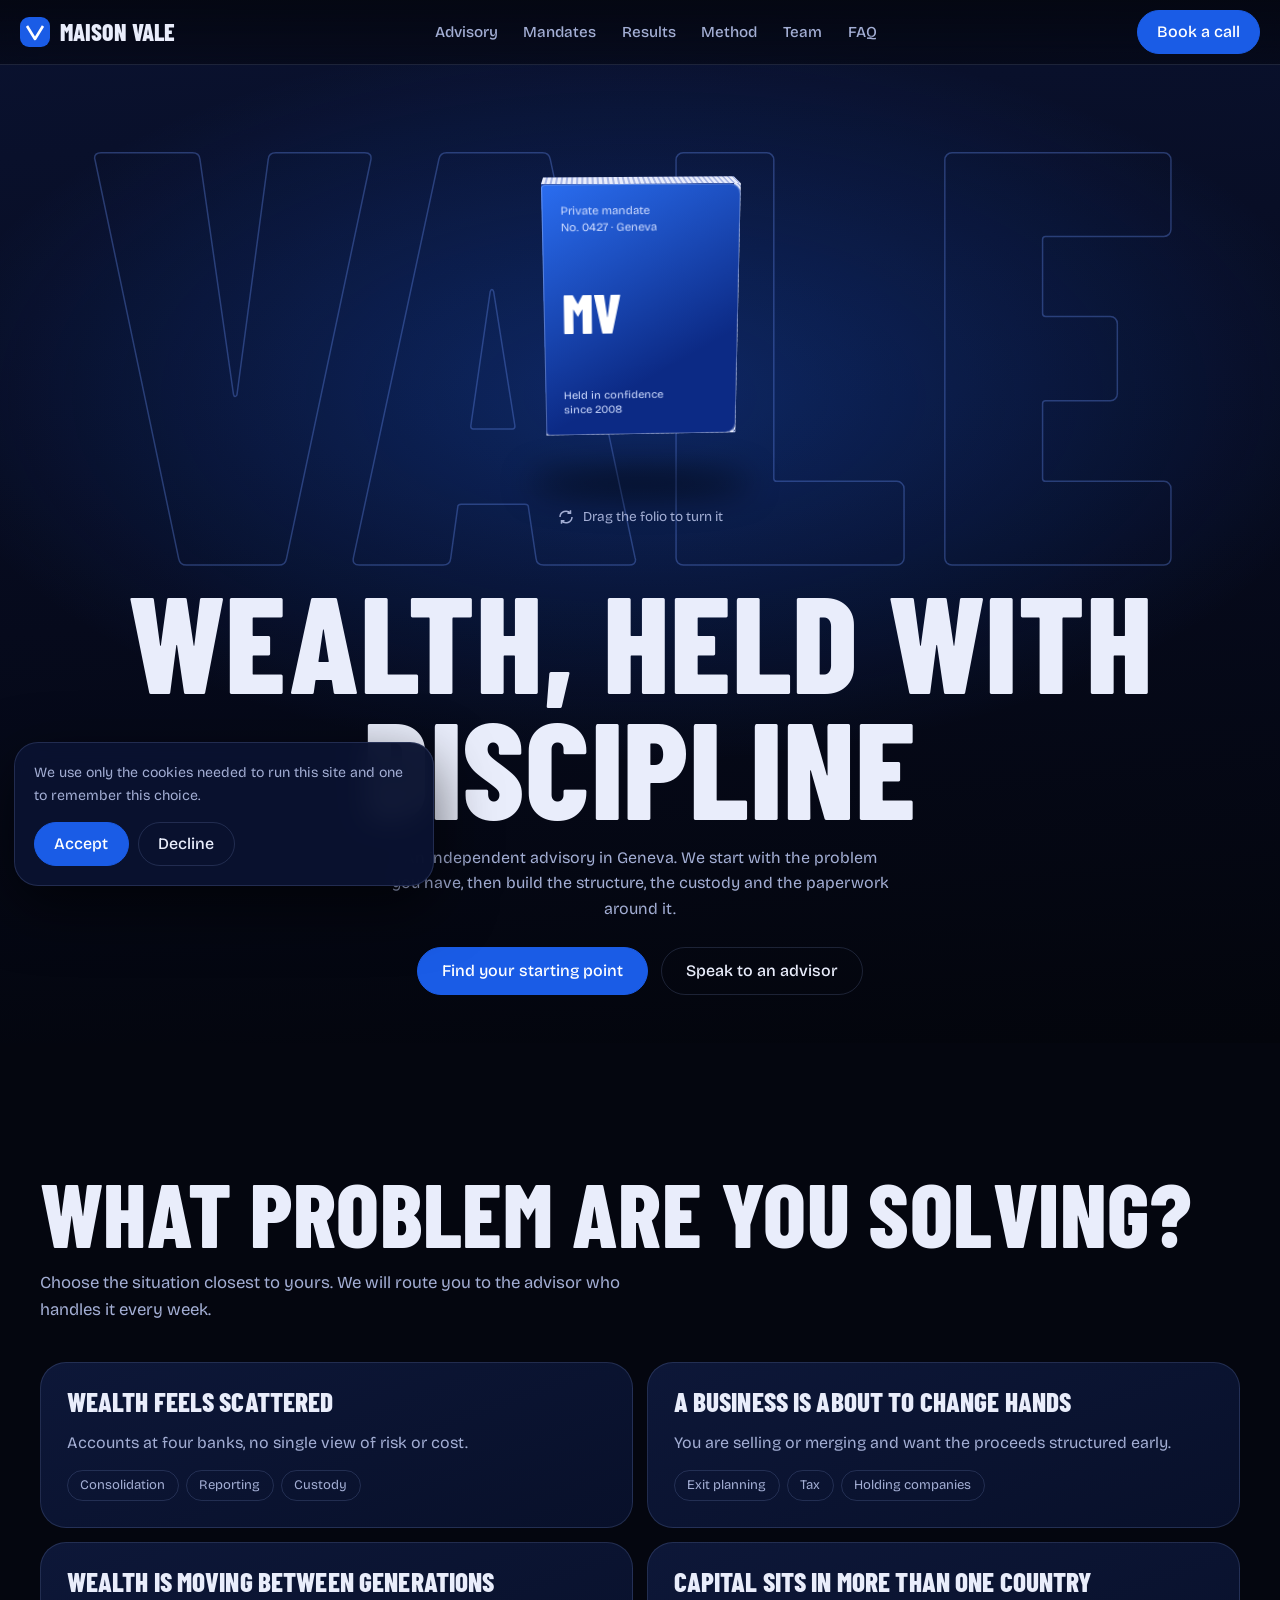
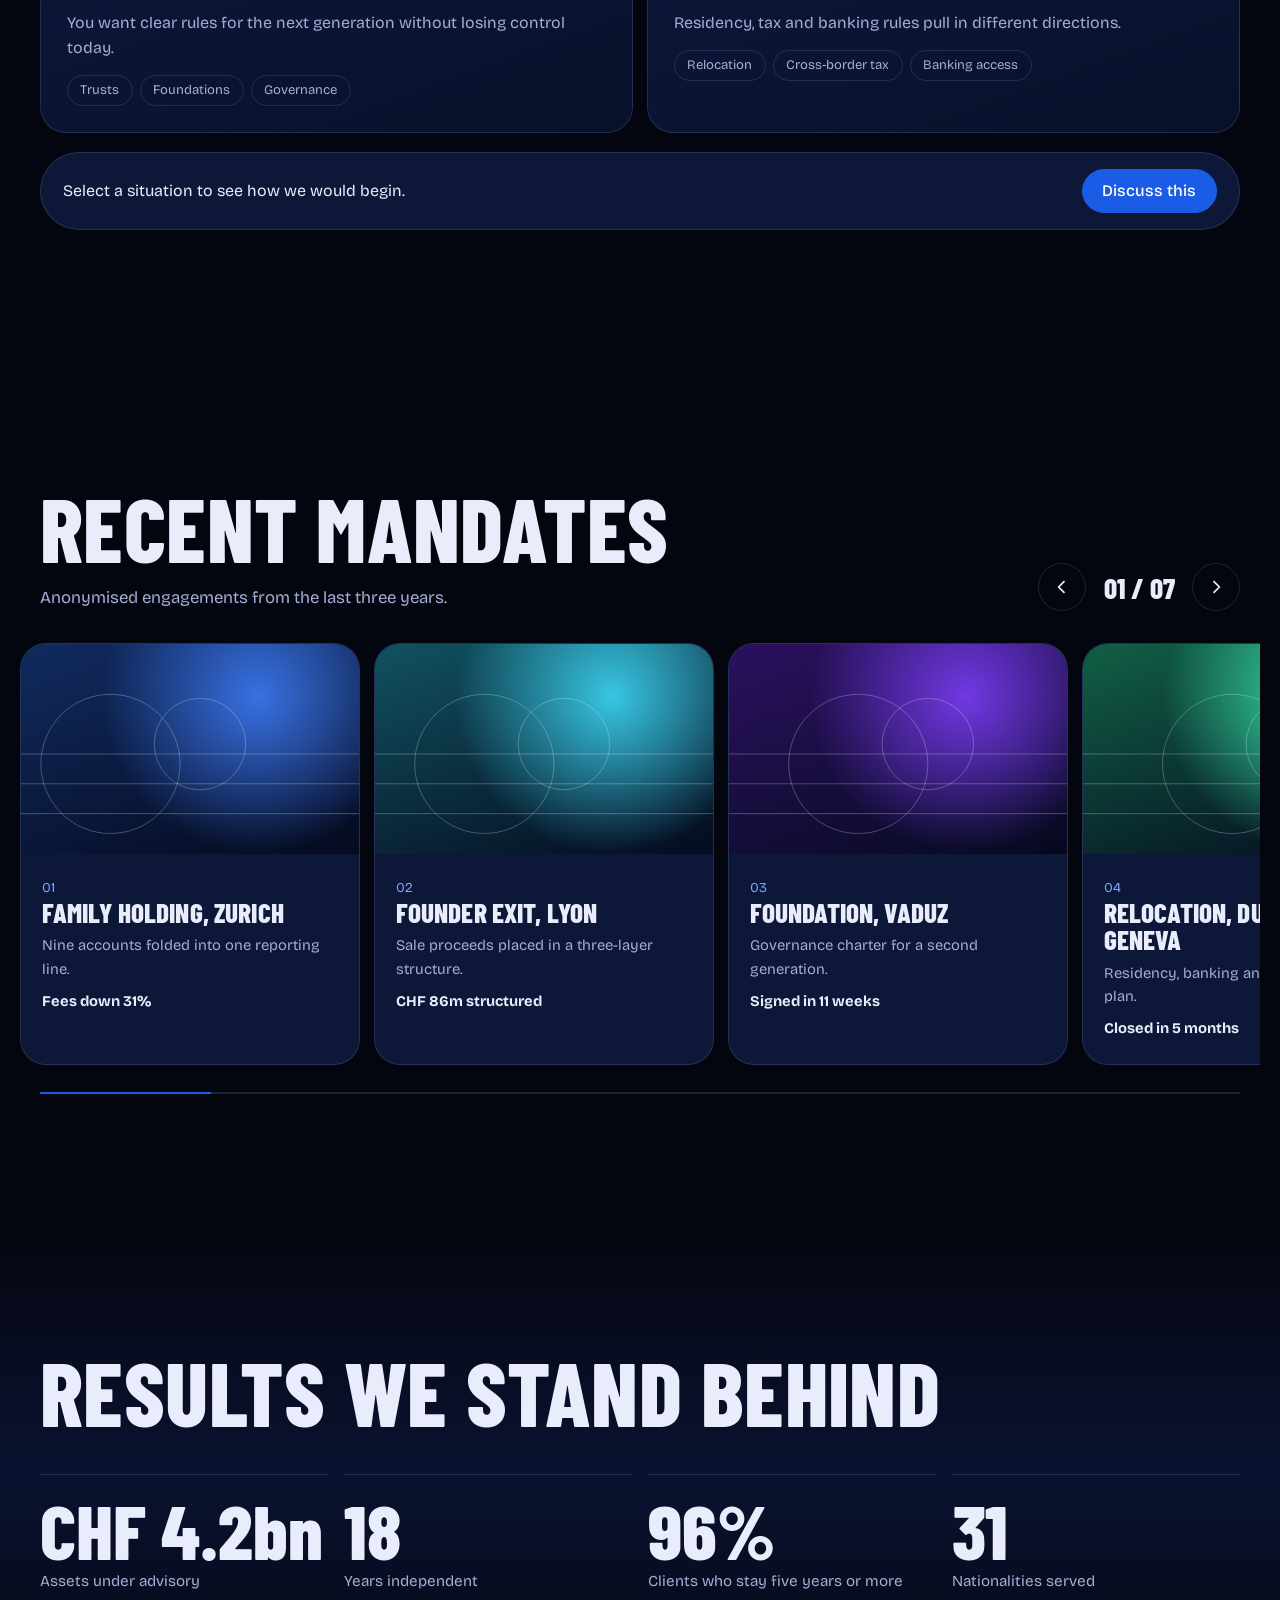
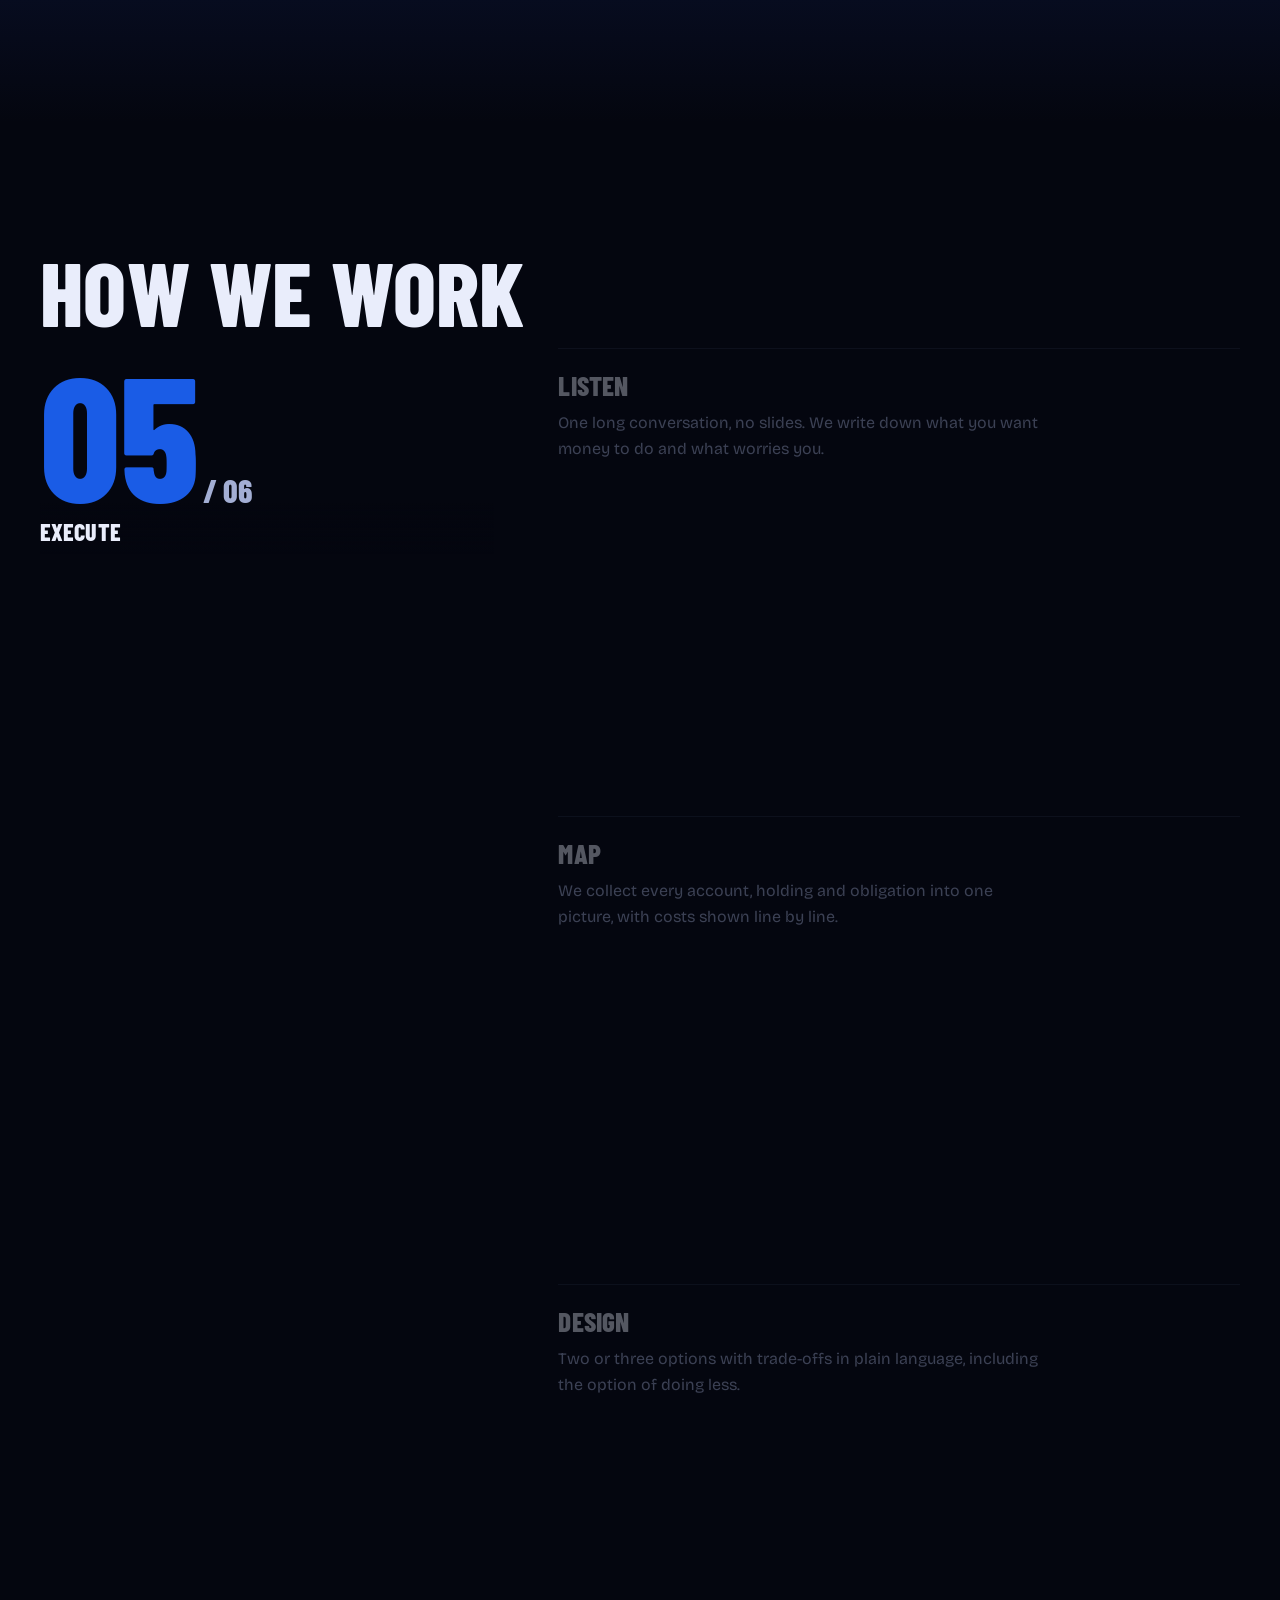
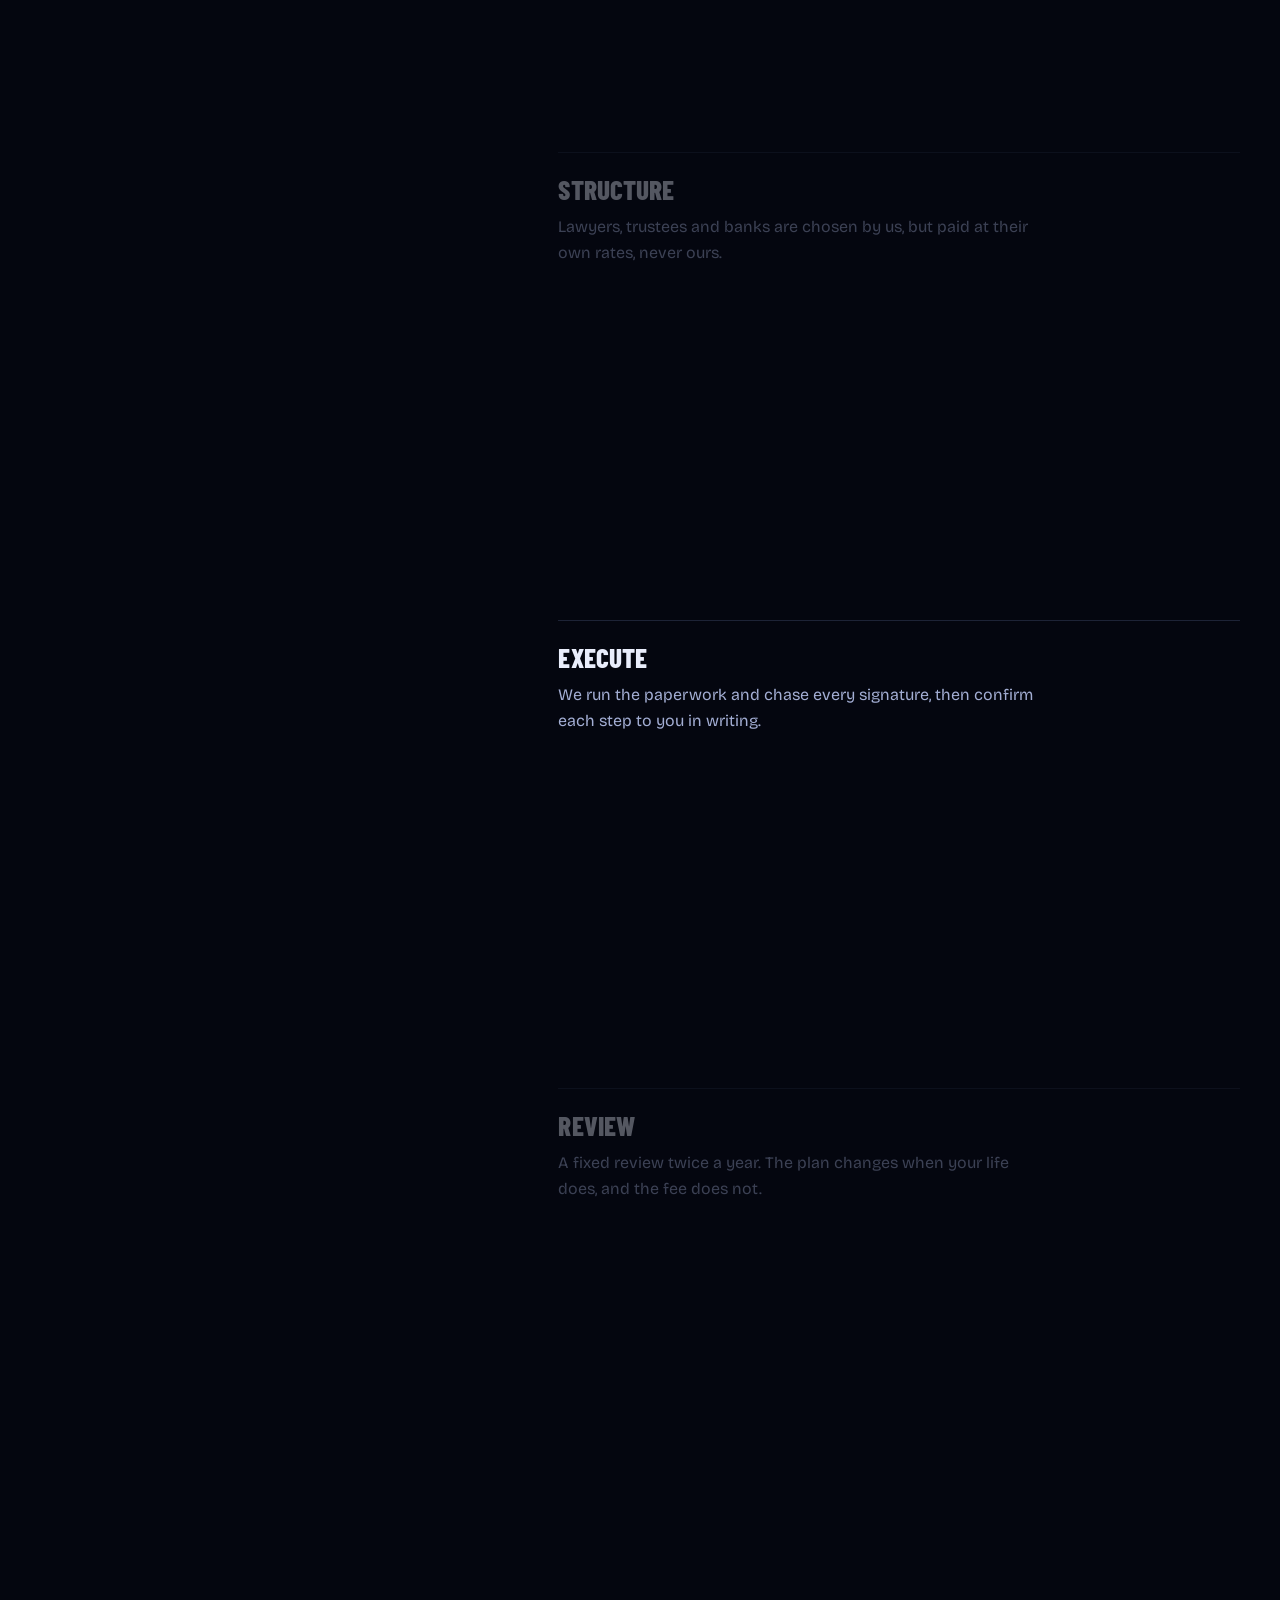
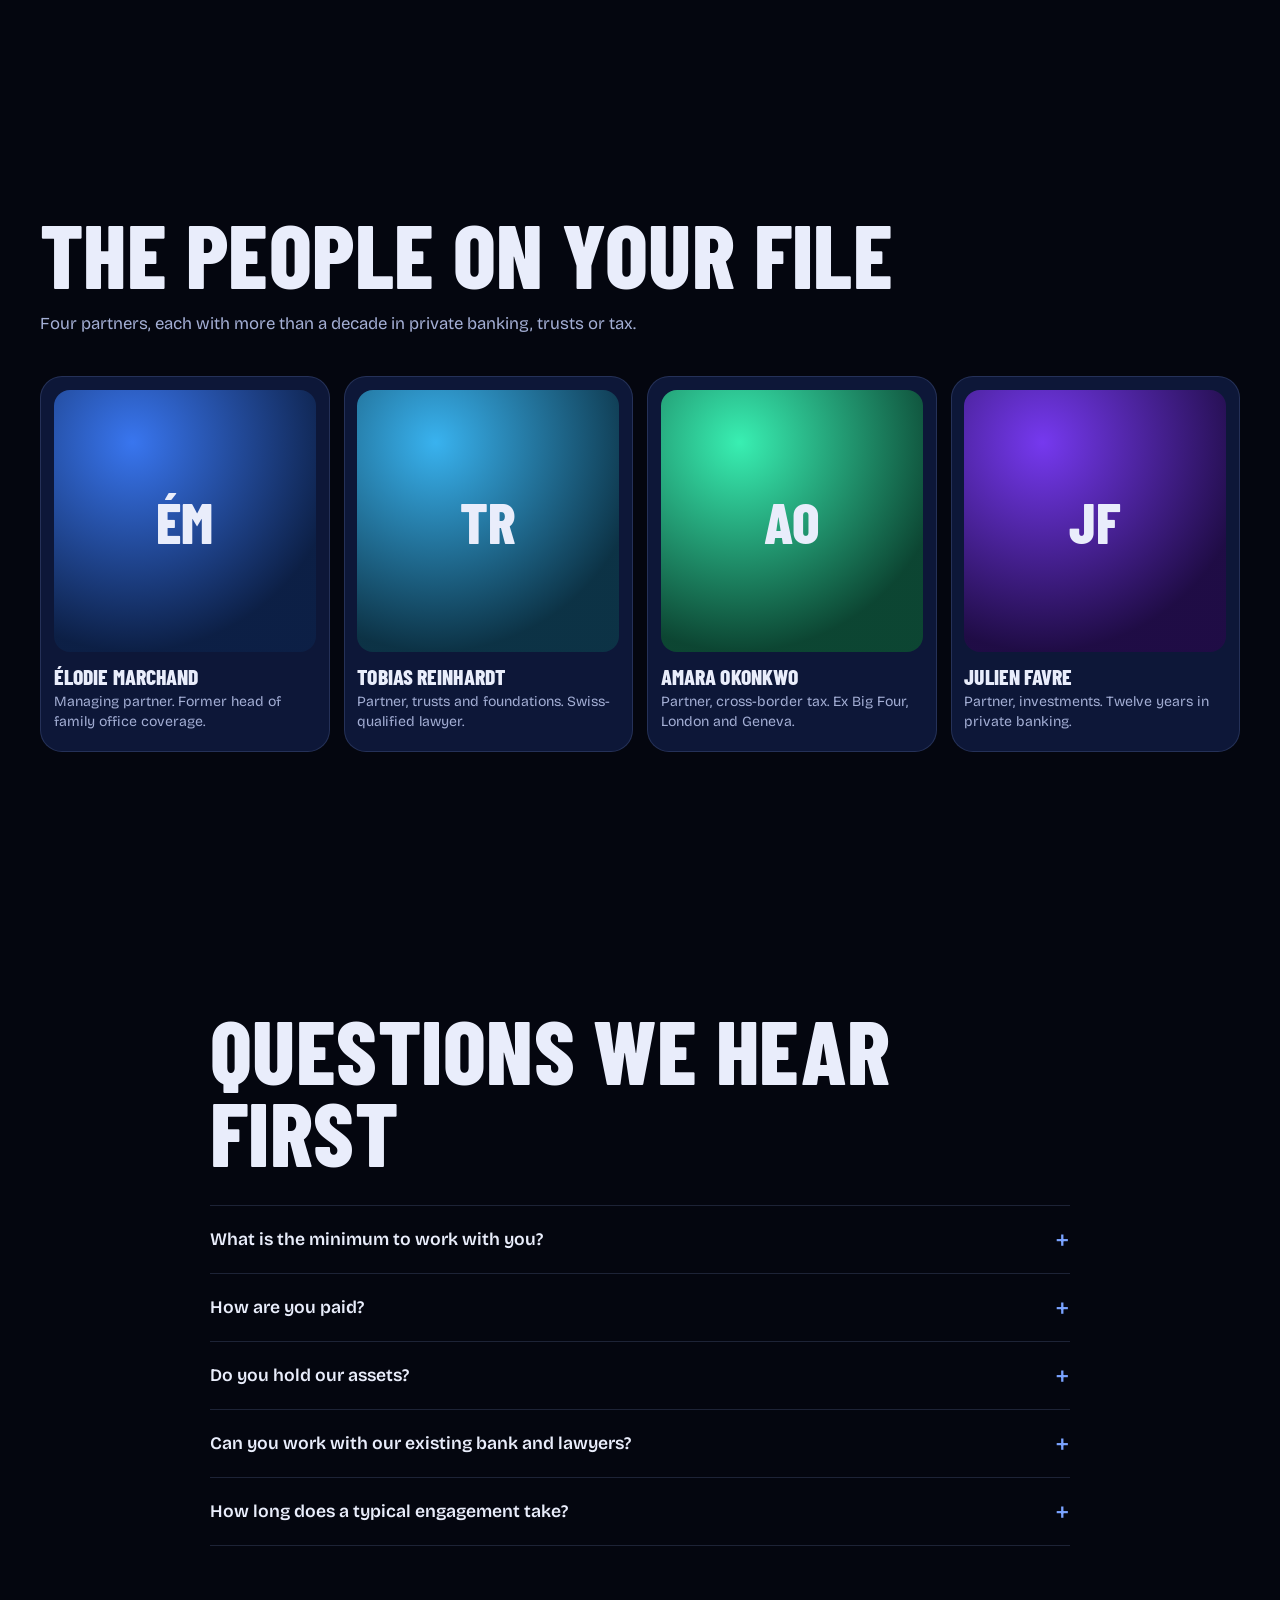
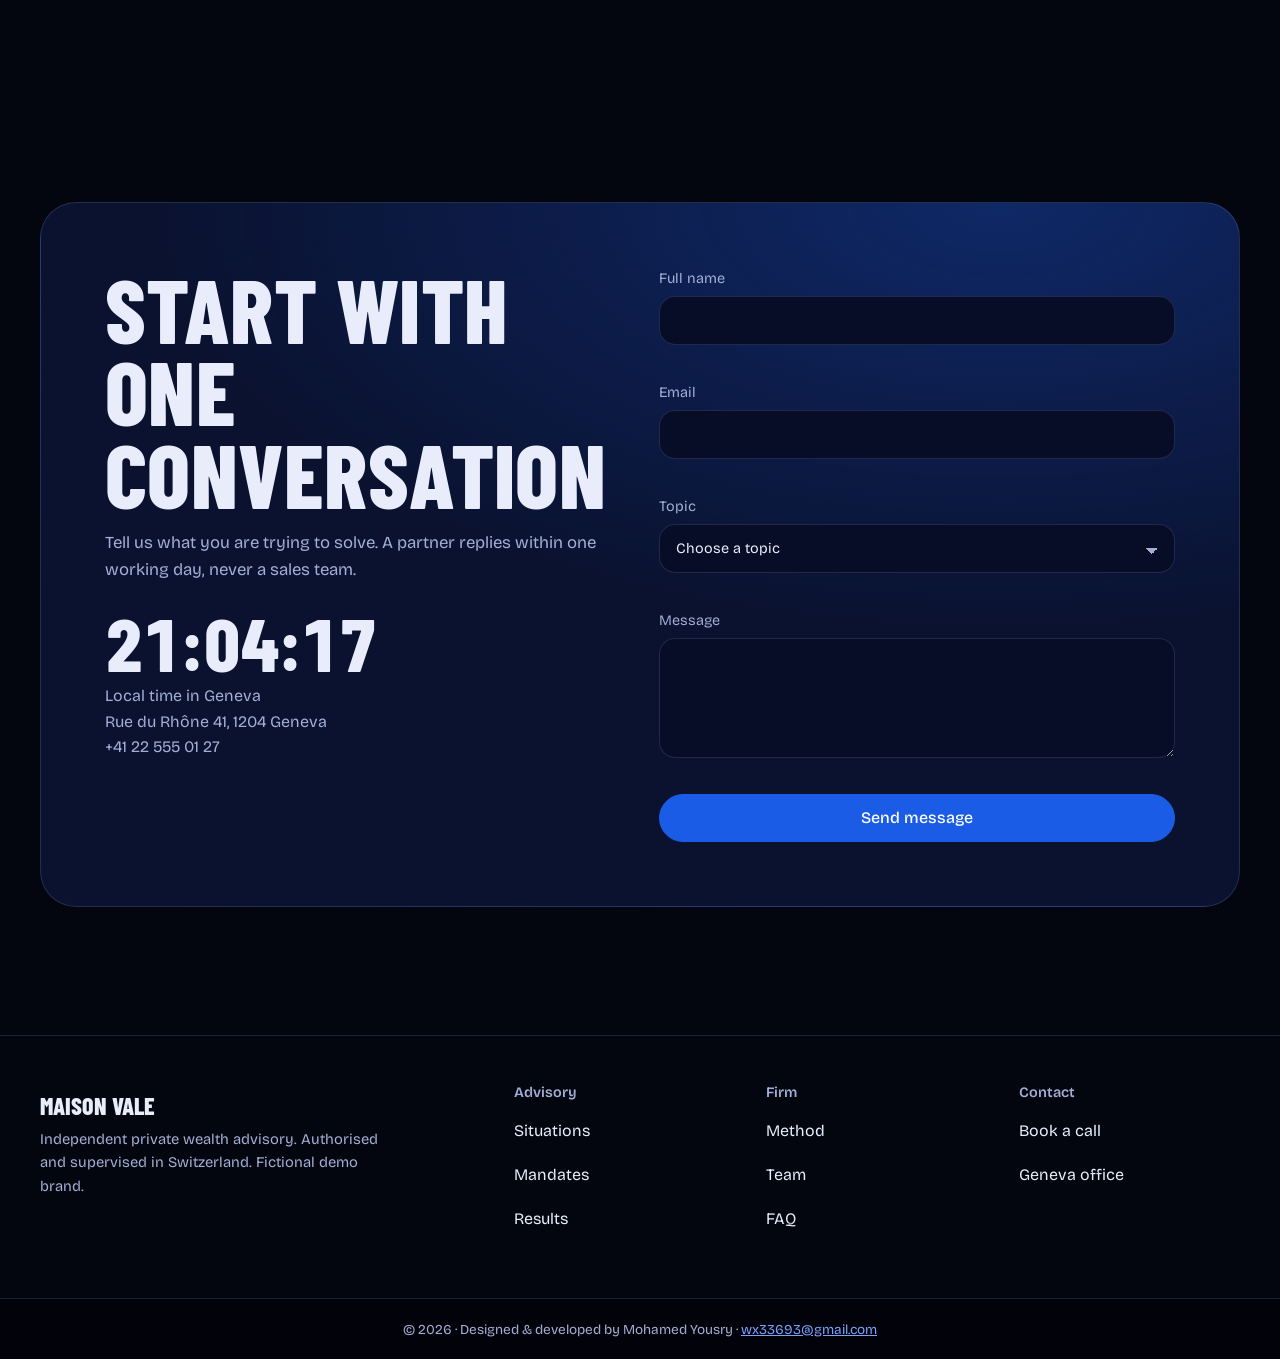
<file: works/maison/index.html>
<!DOCTYPE html>
<html lang="en">
<head>
<meta charset="utf-8">
<meta name="viewport" content="width=device-width, initial-scale=1, viewport-fit=cover">
<title>Maison Vale · Private wealth advisory, Geneva</title>
<meta name="description" content="Maison Vale is an independent private wealth advisory in Geneva. Start with the problem, and we build the structure around it.">
<link rel="preconnect" href="https://fonts.googleapis.com"><link rel="preconnect" href="https://fonts.gstatic.com" crossorigin>
<link href="https://fonts.googleapis.com/css2?family=Barlow+Condensed:wght@700;800&family=Bricolage+Grotesque:opsz,wght@12..96,400;12..96,500;12..96,600&display=swap" rel="stylesheet">
<style>
:root{--bg:#04060f;--navy:#0A1230;--surf:#0d1738;--surf2:#122050;--line:rgba(160,185,255,.16);--tx:#e9edfb;--mut:#a3aed4;--blue:#1A5CE6;--bl2:#7aa3ff;--disp:'Barlow Condensed','Arial Narrow',sans-serif;--sans:'Bricolage Grotesque',system-ui,sans-serif;color-scheme:dark;--px:max(20px,env(safe-area-inset-left),env(safe-area-inset-right))}
*{box-sizing:border-box;margin:0}
html{scroll-behavior:smooth;scroll-padding-top:76px;background:var(--bg)}
body{font:400 1rem/1.6 var(--sans);color:var(--tx);background:var(--bg);overflow-x:hidden;padding-bottom:env(safe-area-inset-bottom)}
a{color:inherit}button,input,select,textarea{font:inherit;color:inherit}
:focus-visible{outline:2px solid var(--bl2);outline-offset:3px;border-radius:6px}
.wrap{max-width:1200px;margin:auto}.sec{padding:clamp(4.5rem,10vw,8rem) var(--px)}
h1,h2,h3{font-family:var(--disp);font-weight:800;text-transform:uppercase;line-height:.92;letter-spacing:.005em}
h2{font-size:clamp(2.6rem,9vw,5.6rem);margin-bottom:1rem}h3{font-size:1.7rem;line-height:1}
.lead{color:var(--mut);max-width:56ch;font-size:1.05rem}
.btn{display:inline-flex;align-items:center;justify-content:center;gap:.5rem;min-height:48px;padding:0 1.5rem;border-radius:999px;border:1px solid var(--line);background:transparent;text-decoration:none;cursor:pointer;font-weight:500;transition:background .25s,transform .25s,border-color .25s}
.btn:hover{border-color:var(--bl2);transform:translateY(-2px)}.btn.p{background:var(--blue);border-color:var(--blue);color:#fff}.btn.p:hover{background:#2f6df2}.btn.sm{min-height:44px;padding:0 1.2rem}
/* nav */
.nav{position:fixed;inset:0 0 auto;z-index:50;display:flex;align-items:center;justify-content:space-between;gap:12px;padding:calc(10px + env(safe-area-inset-top)) var(--px) 10px;background:linear-gradient(rgba(4,6,15,.88),rgba(4,6,15,.55));backdrop-filter:blur(14px);border-bottom:1px solid var(--line)}
.logo{display:flex;align-items:center;gap:.6rem;text-decoration:none;font-family:var(--disp);font-weight:800;font-size:1.5rem;text-transform:uppercase;min-height:44px}
.nav nav{display:none;position:fixed;inset:calc(64px + env(safe-area-inset-top)) 0 0;background:var(--bg);padding:2rem var(--px);flex-direction:column;gap:.4rem}
.nav nav.open{display:flex}.nav nav a{font:800 2.6rem/1.1 var(--disp);text-transform:uppercase;text-decoration:none;padding:.35rem 0;border-bottom:1px solid var(--line)}
.nav nav a[aria-current=true]{color:var(--bl2)}.nav .hb{display:none}
.burger{width:44px;height:44px;border-radius:50%;border:1px solid var(--line);background:none;display:grid;place-content:center;gap:6px;cursor:pointer}
.burger i{display:block;width:18px;height:2px;background:var(--tx);transition:transform .3s}
.burger[aria-expanded=true] i:first-child{transform:translateY(4px) rotate(45deg)}.burger[aria-expanded=true] i:last-child{transform:translateY(-4px) rotate(-45deg)}
@media(min-width:900px){.nav nav{display:flex;position:static;flex-direction:row;padding:0;background:none;gap:1.6rem}.nav nav a{font:500 .95rem var(--sans);text-transform:none;border:0;padding:.6rem 0;color:var(--mut)}.nav nav a:hover,.nav nav a[aria-current=true]{color:var(--tx)}.nav .hb{display:inline-flex}.burger,.nav nav .mo{display:none}}
/* hero */
.hero{position:relative;min-height:100svh;padding:calc(90px + env(safe-area-inset-top)) var(--px) 3rem;display:flex;flex-direction:column;align-items:center;text-align:center;overflow:hidden;background:radial-gradient(80% 50% at 50% 38%,rgba(26,92,230,.35),transparent 70%),linear-gradient(175deg,#0A1230 0%,#060a1c 55%,#03050c 100%)}
.ghost{position:absolute;left:50%;top:9%;transform:translateX(-50%);font:800 clamp(11rem,46vw,40rem)/.8 var(--disp);color:transparent;-webkit-text-stroke:1.5px rgba(110,150,255,.32);pointer-events:none;user-select:none;letter-spacing:.02em}
.stage{position:relative;width:100%;height:min(78vw,400px);margin-top:1rem;perspective:1100px;display:grid;place-items:center;touch-action:pan-y;cursor:grab;user-select:none}
.stage:active{cursor:grabbing}.folio{--w:190px;--h:252px;--d:52px;position:relative;width:var(--w);height:var(--h);transform-style:preserve-3d}
.f{position:absolute;left:50%;top:50%;overflow:hidden}
.f.fr,.f.bk{width:var(--w);height:var(--h);margin:calc(var(--h)/-2) 0 0 calc(var(--w)/-2)}
.f.fr{transform:translateZ(calc(var(--d)/2));background:linear-gradient(150deg,#2a6df0,#0c2a85 70%);border-radius:4px 10px 10px 4px;padding:18px;display:flex;flex-direction:column;justify-content:space-between;text-align:left;box-shadow:inset 0 0 0 1px rgba(255,255,255,.25)}
.f.bk{transform:rotateY(180deg) translateZ(calc(var(--d)/2));background:#0a1c63}
.f.rt,.f.lf{width:var(--d);height:var(--h);margin:calc(var(--h)/-2) 0 0 calc(var(--d)/-2);background:repeating-linear-gradient(0deg,#e9edfb 0 3px,#aab8e6 3px 5px)}
.f.rt{transform:rotateY(90deg) translateZ(calc(var(--w)/2))}.f.lf{transform:rotateY(-90deg) translateZ(calc(var(--w)/2));background:linear-gradient(90deg,#08164f,#1445b8)}
.f.tp,.f.bt{width:var(--w);height:var(--d);margin:calc(var(--d)/-2) 0 0 calc(var(--w)/-2);background:repeating-linear-gradient(90deg,#e9edfb 0 3px,#aab8e6 3px 5px)}
.f.tp{transform:rotateX(90deg) translateZ(calc(var(--h)/2))}.f.bt{transform:rotateX(-90deg) translateZ(calc(var(--h)/2))}
.fr b{font:800 3.4rem/.9 var(--disp);color:#fff}.fr small{font-size:.7rem;color:#cfdcff;line-height:1.4}
.shadow{position:absolute;bottom:2%;width:220px;height:30px;border-radius:50%;background:rgba(0,0,0,.55);filter:blur(16px)}
.hint{font-size:.85rem;color:var(--mut);display:flex;align-items:center;gap:.5rem}
.hero h1{position:relative;font-size:clamp(3.2rem,12vw,8.6rem);margin:1.4rem 0 1rem}
.hero p{position:relative;color:var(--mut);max-width:50ch;margin-bottom:1.6rem}.cta{position:relative;display:flex;gap:.8rem;flex-wrap:wrap;justify-content:center}
/* picker */
.picks{display:grid;gap:14px;margin-top:2.4rem}@media(min-width:760px){.picks{grid-template-columns:1fr 1fr}}
.pick{text-align:left;background:linear-gradient(160deg,var(--surf),#08102a);border:1px solid var(--line);border-radius:26px;padding:1.6rem;cursor:pointer;display:flex;flex-direction:column;gap:.9rem;min-height:44px;transition:border-color .25s,transform .25s}
.pick:hover{transform:translateY(-3px)}.pick[aria-pressed=true]{border-color:var(--blue);box-shadow:0 0 0 1px var(--blue),0 20px 50px -20px rgba(26,92,230,.7)}
.pick p{color:var(--mut)}.tags{display:flex;flex-wrap:wrap;gap:.4rem}.tags span{padding:.25rem .8rem;border:1px solid var(--line);border-radius:999px;font-size:.82rem;color:var(--mut)}
.pickbar{margin-top:1.2rem;display:flex;flex-wrap:wrap;gap:1rem;align-items:center;justify-content:space-between;padding:1rem 1.4rem;border-radius:999px;background:var(--surf);border:1px solid var(--line)}
/* slider */
.sh{display:flex;justify-content:space-between;align-items:flex-end;gap:1rem;flex-wrap:wrap}.ctl{display:flex;align-items:center;gap:.7rem}
.cnt{font:800 1.8rem var(--disp);min-width:5.2rem;text-align:center}.ar{width:48px;height:48px;border-radius:50%;border:1px solid var(--line);background:none;cursor:pointer;display:grid;place-items:center;transition:background .2s}.ar:hover{background:var(--blue)}
.track{display:flex;gap:14px;overflow-x:auto;scroll-snap-type:x mandatory;margin:2rem calc(var(--px)*-1) 0;padding:0 var(--px) 8px;scrollbar-width:none;cursor:grab}.track::-webkit-scrollbar{display:none}.track.dr{scroll-snap-type:none;cursor:grabbing;user-select:none}
.card{flex:0 0 min(80vw,340px);scroll-snap-align:start;border:1px solid var(--line);border-radius:26px;overflow:hidden;background:var(--surf)}
.art{height:210px;background:radial-gradient(circle at 70% 25%,hsl(var(--h) 90% 60%/.9),transparent 55%),linear-gradient(160deg,hsl(var(--h) 70% 22%),#050a1f);position:relative}
.art svg{position:absolute;inset:0;width:100%;height:100%}.card div.t{padding:1.2rem 1.3rem 1.5rem}.card p{color:var(--mut);font-size:.92rem;margin-top:.5rem}.card em{font-style:normal;color:var(--bl2);font-size:.85rem}
.bar{height:2px;background:var(--line);margin-top:1.2rem;border-radius:2px}.bar i{display:block;height:100%;background:var(--blue);width:14%;transition:width .3s}
/* stats */
.stats{background:linear-gradient(180deg,var(--bg),var(--navy) 50%,var(--bg))}.sg{display:grid;grid-template-columns:1fr 1fr;gap:2.2rem 1rem;margin-top:2.6rem}@media(min-width:820px){.sg{grid-template-columns:repeat(4,1fr)}}
.sg div{border-top:1px solid var(--line);padding-top:1rem}.sg b{font:800 clamp(2.6rem,8vw,4.8rem)/1 var(--disp);display:block}.sg span{color:var(--mut);font-size:.95rem}
/* method */
.meth{display:grid;gap:12px}@media(min-width:860px){.meth{grid-template-columns:.8fr 1.2fr;gap:4rem}}
.mc{position:sticky;top:64px;align-self:start;z-index:2;padding:.6rem 0;background:linear-gradient(var(--bg) 75%,transparent);padding-top:calc(.6rem + env(safe-area-inset-top)*0)}
.mc b{font:800 clamp(4.5rem,16vw,11rem)/.85 var(--disp);color:var(--blue)}.mc span{font:800 clamp(1.4rem,4vw,2rem) var(--disp);color:var(--mut)}.mc h3{margin-top:.6rem;font-size:1.5rem}
.step{min-height:34vh;padding:1.4rem 0;border-top:1px solid var(--line);opacity:.35;transition:opacity .4s}.step.on{opacity:1}.step p{color:var(--mut);max-width:48ch;margin-top:.7rem}@media(min-width:860px){.step{min-height:52vh}}
/* team */
.tg{display:grid;grid-template-columns:1fr 1fr;gap:14px;margin-top:2.4rem}@media(min-width:860px){.tg{grid-template-columns:repeat(4,1fr)}}
.tm{border:1px solid var(--line);border-radius:22px;padding:.8rem .8rem 1.2rem;background:var(--surf)}.av{aspect-ratio:1;border-radius:16px;margin-bottom:.9rem;display:grid;place-items:center;font:800 3.6rem var(--disp);background:radial-gradient(circle at 30% 20%,hsl(var(--h) 85% 58%),hsl(var(--h) 70% 16%) 75%)}
.tm h3{font-size:1.35rem}.tm p{color:var(--mut);font-size:.88rem;margin-top:.3rem;line-height:1.4}
/* faq */
.fq{margin-top:2rem;border-top:1px solid var(--line)}.fq button{width:100%;display:flex;justify-content:space-between;gap:1rem;align-items:center;text-align:left;min-height:64px;padding:1rem 0;background:none;border:0;cursor:pointer;font:600 1.1rem var(--sans)}
.fq button::after{content:"+";font:400 1.8rem var(--sans);color:var(--bl2);transition:transform .3s}.fq button[aria-expanded=true]::after{transform:rotate(45deg)}
.fq .a{display:grid;grid-template-rows:0fr;transition:grid-template-rows .35s}.fq .a.open{grid-template-rows:1fr}.fq .a p{overflow:hidden;color:var(--mut);max-width:62ch}.fq .a.open p{padding-bottom:1.2rem}.fq>div{border-bottom:1px solid var(--line)}
/* contact */
.ct{background:radial-gradient(70% 60% at 80% 0,rgba(26,92,230,.3),transparent),var(--navy);border-radius:36px;padding:clamp(1.6rem,5vw,4rem);display:grid;gap:2.4rem;border:1px solid var(--line)}@media(min-width:900px){.ct{grid-template-columns:1fr 1fr}}
.clock{font:800 clamp(2.6rem,9vw,4.6rem)/1 var(--disp);margin:1.4rem 0 .2rem;font-variant-numeric:tabular-nums}.ct address{font-style:normal;color:var(--mut)}
form{display:grid;gap:1rem}label{font-size:.9rem;color:var(--mut);display:grid;gap:.4rem}
input,select,textarea{width:100%;min-height:48px;padding:.75rem 1rem;border-radius:16px;border:1px solid var(--line);background:#070d26;color:var(--tx)}textarea{min-height:120px;resize:vertical}
select{appearance:none;background-image:linear-gradient(45deg,transparent 50%,var(--mut) 50%),linear-gradient(135deg,var(--mut) 50%,transparent 50%);background-position:calc(100% - 22px) 55%,calc(100% - 16px) 55%;background-size:6px 6px;background-repeat:no-repeat}
option{background:#070d26}.err{color:#ff9aa8;font-size:.82rem;min-height:1em}[aria-invalid=true]{border-color:#ff7b8f}.ok{display:none;padding:1rem 1.2rem;border-radius:16px;border:1px solid var(--blue);background:rgba(26,92,230,.18)}.ok.show{display:block}
/* footer */
footer{padding:3rem var(--px) 1.5rem;border-top:1px solid var(--line)}.fg{display:grid;gap:2rem;grid-template-columns:1fr 1fr}.fg>div:first-child{grid-column:1/-1}@media(min-width:800px){.fg{grid-template-columns:2fr 1fr 1fr 1fr}.fg>div:first-child{grid-column:auto}}
footer h4{font:600 .9rem var(--sans);color:var(--mut);margin-bottom:.6rem}footer a{display:block;text-decoration:none;padding:.5rem 0;min-height:44px}footer p{color:var(--mut);max-width:34ch;font-size:.92rem}
.cr{margin-top:2rem;padding:1.2rem var(--px) calc(1.2rem + env(safe-area-inset-bottom));border-top:1px solid var(--line);text-align:center;font-size:.85rem;color:var(--mut);background:#02030a}.cr a{color:var(--bl2)}
/* cookie */
.ck{position:fixed;left:max(14px,env(safe-area-inset-left));right:max(14px,env(safe-area-inset-right));bottom:calc(14px + env(safe-area-inset-bottom));z-index:60;max-width:420px;padding:1.2rem;border-radius:24px;background:rgba(10,18,48,.96);border:1px solid var(--line);backdrop-filter:blur(14px);box-shadow:0 20px 60px rgba(0,0,0,.6);display:none}.ck.show{display:block}.ck p{font-size:.88rem;color:var(--mut);margin-bottom:.9rem}.ck div{display:flex;gap:.6rem}
.rv{opacity:0;transform:translateY(20px);transition:opacity .8s,transform .8s}.rv.in{opacity:1;transform:none}
@media(prefers-reduced-motion:reduce){html{scroll-behavior:auto}*{transition:none!important}.rv{opacity:1;transform:none}}
</style>
</head>
<body id="top">
<header class="nav">
<a class="logo" href="#top"><svg width="30" height="30" viewBox="0 0 30 30" aria-hidden="true"><rect width="30" height="30" rx="9" fill="#1A5CE6"/><path d="M7 9l8 13 8-13" fill="none" stroke="#fff" stroke-width="2.6" stroke-linejoin="round"/></svg>Maison Vale</a>
<nav id="menu" aria-label="Main"><a href="#problem">Advisory</a><a href="#work">Mandates</a><a href="#results">Results</a><a href="#method">Method</a><a href="#team">Team</a><a href="#faq">FAQ</a><a class="mo" href="#contact">Book a call</a></nav>
<a class="btn p sm hb" href="#contact">Book a call</a>
<button class="burger" id="bg" aria-expanded="false" aria-controls="menu" aria-label="Open menu"><i></i><i></i></button>
</header>

<main>
<section class="hero" aria-label="Introduction">
<div class="ghost" aria-hidden="true">VALE</div>
<div class="stage" id="stage" tabindex="0" role="img" aria-label="Rotatable 3D folio. Drag, or use the arrow keys, to turn it.">
<div class="shadow"></div>
<div class="folio" id="folio">
<div class="f fr"><small>Private mandate<br>No. 0427 · Geneva</small><b>MV</b><small>Held in confidence<br>since 2008</small></div>
<div class="f bk"></div><div class="f rt"></div><div class="f lf"></div><div class="f tp"></div><div class="f bt"></div>
</div></div>
<p class="hint"><svg width="18" height="18" viewBox="0 0 24 24" fill="none" stroke="currentColor" stroke-width="2" aria-hidden="true"><path d="M4 12a8 8 0 0114-5M20 12a8 8 0 01-14 5M18 3v4h-4M6 21v-4h4"/></svg>Drag the folio to turn it</p>
<h1>Wealth, held with discipline</h1>
<p>An independent advisory in Geneva. We start with the problem you have, then build the structure, the custody and the paperwork around it.</p>
<div class="cta"><a class="btn p" href="#problem">Find your starting point</a><a class="btn" href="#contact">Speak to an advisor</a></div>
</section>

<section class="sec" id="problem"><div class="wrap">
<h2 class="rv">What problem are you solving?</h2><p class="lead rv">Choose the situation closest to yours. We will route you to the advisor who handles it every week.</p>
<div class="picks" id="picks" role="group" aria-label="Choose a situation"></div>
<div class="pickbar rv" id="pbar"><span id="ptxt">Select a situation to see how we would begin.</span><a class="btn p sm" href="#contact" id="plink">Discuss this</a></div>
</div></section>

<section class="sec" id="work"><div class="wrap">
<div class="sh"><div><h2 class="rv">Recent mandates</h2><p class="lead rv">Anonymised engagements from the last three years.</p></div>
<div class="ctl"><button class="ar" id="pv" aria-label="Previous mandate"><svg width="20" height="20" viewBox="0 0 24 24" fill="none" stroke="currentColor" stroke-width="2"><path d="M15 5l-7 7 7 7"/></svg></button><span class="cnt" id="cn" aria-live="polite">01 / 07</span><button class="ar" id="nx" aria-label="Next mandate"><svg width="20" height="20" viewBox="0 0 24 24" fill="none" stroke="currentColor" stroke-width="2"><path d="M9 5l7 7-7 7"/></svg></button></div></div>
<div class="track" id="track" tabindex="0" aria-label="Mandates, scroll horizontally"></div><div class="bar"><i id="pb"></i></div>
</div></section>

<section class="sec stats" id="results"><div class="wrap">
<h2 class="rv">Results we stand behind</h2><div class="sg" id="sg"></div>
</div></section>

<section class="sec" id="method"><div class="wrap"><h2 class="rv">How we work</h2>
<div class="meth"><div class="mc" aria-live="polite"><b id="mn">01</b> <span>/ 06</span><h3 id="mt">Listen</h3></div><div id="steps"></div></div>
</div></section>

<section class="sec" id="team"><div class="wrap">
<h2 class="rv">The people on your file</h2><p class="lead rv">Four partners, each with more than a decade in private banking, trusts or tax.</p><div class="tg" id="tg"></div>
</div></section>

<section class="sec" id="faq"><div class="wrap" style="max-width:860px">
<h2 class="rv">Questions we hear first</h2><div class="fq" id="fq"></div>
</div></section>

<section class="sec" id="contact"><div class="wrap"><div class="ct">
<div><h2>Start with one conversation</h2><p class="lead">Tell us what you are trying to solve. A partner replies within one working day, never a sales team.</p>
<div class="clock" id="clk" aria-label="Local time in Geneva">--:--:--</div><address>Local time in Geneva<br>Rue du Rhône 41, 1204 Geneva<br>+41 22 555 01 27</address></div>
<form id="cf" novalidate aria-label="Contact form">
<label>Full name<input name="n" autocomplete="name" required><span class="err" data-e="n"></span></label>
<label>Email<input name="e" type="email" autocomplete="email" required><span class="err" data-e="e"></span></label>
<label>Topic<select name="t" id="topic" required><option value="">Choose a topic</option></select><span class="err" data-e="t"></span></label>
<label>Message<textarea name="m" required></textarea><span class="err" data-e="m"></span></label>
<button class="btn p" type="submit">Send message</button><div class="ok" id="ok" role="status">Thank you. Your message is with our partners and you will hear from us within one working day.</div>
</form></div></div></section>
</main>

<footer><div class="wrap fg">
<div><a class="logo" href="#top" style="padding:0">Maison Vale</a><p>Independent private wealth advisory. Authorised and supervised in Switzerland. Fictional demo brand.</p></div>
<div><h4>Advisory</h4><a href="#problem">Situations</a><a href="#work">Mandates</a><a href="#results">Results</a></div>
<div><h4>Firm</h4><a href="#method">Method</a><a href="#team">Team</a><a href="#faq">FAQ</a></div>
<div><h4>Contact</h4><a href="#contact">Book a call</a><a href="#contact">Geneva office</a></div>
</div></footer>
<div class="cr">© 2026 · Designed &amp; developed by Mohamed Yousry · <a href="mailto:wx33693@gmail.com">wx33693@gmail.com</a></div>

<div class="ck" id="ck" role="dialog" aria-label="Cookie preferences"><p>We use only the cookies needed to run this site and one to remember this choice.</p><div><button class="btn p sm" data-c="1">Accept</button><button class="btn sm" data-c="0">Decline</button></div></div>

<script>
const $=(s,e=document)=>e.querySelector(s),$$=(s,e=document)=>[...e.querySelectorAll(s)],RM=matchMedia('(prefers-reduced-motion:reduce)').matches;
const SV=[["Wealth feels scattered","Accounts at four banks, no single view of risk or cost.",["Consolidation","Reporting","Custody"],"consolidating scattered wealth"],
["A business is about to change hands","You are selling or merging and want the proceeds structured early.",["Exit planning","Tax","Holding companies"],"preparing a business exit"],
["Wealth is moving between generations","You want clear rules for the next generation without losing control today.",["Trusts","Foundations","Governance"],"planning a family transfer"],
["Capital sits in more than one country","Residency, tax and banking rules pull in different directions.",["Relocation","Cross-border tax","Banking access"],"managing cross-border capital"]];
const PR=[["Family holding, Zurich","Nine accounts folded into one reporting line.","Fees down 31%",220],["Founder exit, Lyon","Sale proceeds placed in a three-layer structure.","CHF 86m structured",190],["Foundation, Vaduz","Governance charter for a second generation.","Signed in 11 weeks",260],["Relocation, Dubai to Geneva","Residency, banking and tax filed in one plan.","Closed in 5 months",160],["Shipping family, Athens","Fleet shares moved into a trust with clear votes.","4 heirs aligned",205],["Medtech founder, Basel","Pre-IPO planning and a lock-up liquidity ladder.","Liquidity 2 years ahead",240],["Art collection, Monaco","Insurance, custody and succession for 140 works.","Fully catalogued",285]];
const ST=[[4.2,1,"CHF ","bn","Assets under advisory"],[18,0,"","","Years independent"],[96,0,"","%","Clients who stay five years or more"],[31,0,"","","Nationalities served"]];
const MS=[["Listen","One long conversation, no slides. We write down what you want money to do and what worries you."],["Map","We collect every account, holding and obligation into one picture, with costs shown line by line."],["Design","Two or three options with trade-offs in plain language, including the option of doing less."],["Structure","Lawyers, trustees and banks are chosen by us, but paid at their own rates, never ours."],["Execute","We run the paperwork and chase every signature, then confirm each step to you in writing."],["Review","A fixed review twice a year. The plan changes when your life does, and the fee does not."]];
const TM=[["Élodie Marchand","Managing partner. Former head of family office coverage.",220],["Tobias Reinhardt","Partner, trusts and foundations. Swiss-qualified lawyer.",200],["Amara Okonkwo","Partner, cross-border tax. Ex Big Four, London and Geneva.",160],["Julien Favre","Partner, investments. Twelve years in private banking.",260]];
const FQ=[["What is the minimum to work with you?","We advise families with investable assets from CHF 5 million. Below that we will tell you honestly who may serve you better."],["How are you paid?","A flat annual fee agreed in advance. We take no commissions from banks, funds or insurers."],["Do you hold our assets?","No. Assets stay in your name at regulated custodians. We coordinate and report, and cannot move your money alone."],["Can you work with our existing bank and lawyers?","Yes, often. We add structure around the people you already trust, and only suggest changes where there is a clear gain."],["How long does a typical engagement take?","A first plan takes six to ten weeks. Most clients then stay with us for years under the review cycle."]];
let sel=-1;
$('#picks').innerHTML=SV.map((s,i)=>`<button class="pick rv" aria-pressed="false" data-i="${i}"><h3>${s[0]}</h3><p>${s[1]}</p><span class="tags">${s[2].map(t=>`<span>${t}</span>`).join('')}</span></button>`).join('');
const TP=["Wealth feels scattered","A business exit","A family transfer","Cross-border capital","General enquiry"];
$('#topic').insertAdjacentHTML('beforeend',TP.map(t=>`<option>${t}</option>`).join(''));
$('#picks').onclick=e=>{const b=e.target.closest('.pick');if(!b)return;sel=+b.dataset.i;$$('.pick').forEach(x=>x.setAttribute('aria-pressed',x===b));
$('#ptxt').textContent=`Starting point: ${SV[sel][3]}. A partner who handles this weekly will take your call.`;$('#topic').value=TP[sel]};
$('#plink').onclick=()=>{if(sel>-1)$('#topic').value=TP[sel]};
$('#track').innerHTML=PR.map((p,i)=>`<article class="card" style="--h:${p[3]}"><div class="art"><svg viewBox="0 0 340 210" aria-hidden="true" fill="none" stroke="rgba(255,255,255,.25)"><circle cx="${90+i*20}" cy="120" r="70"/><circle cx="${180+i*10}" cy="100" r="46"/><path d="M0 170h340M0 140h340M0 110h340"/></svg></div><div class="t"><em>${String(i+1).padStart(2,'0')}</em><h3>${p[0]}</h3><p>${p[1]}</p><p><b style="color:var(--tx)">${p[2]}</b></p></div></article>`).join('');
$('#sg').innerHTML=ST.map((s,i)=>`<div class="rv"><b data-to="${s[0]}" data-d="${s[1]}" data-p="${s[2]}" data-s="${s[3]}">${s[2]}0${s[3]}</b><span>${s[4]}</span></div>`).join('');
$('#steps').innerHTML=MS.map((s,i)=>`<div class="step" data-i="${i}"><h3>${s[0]}</h3><p>${s[1]}</p></div>`).join('');
$('#tg').innerHTML=TM.map(t=>`<article class="tm rv"><div class="av" style="--h:${t[2]}" aria-hidden="true">${t[0][0]}${t[0].split(' ')[1][0]}</div><h3>${t[0]}</h3><p>${t[1]}</p></article>`).join('');
$('#fq').innerHTML=FQ.map((f,i)=>`<div><h3 style="font:inherit"><button aria-expanded="false" aria-controls="a${i}" id="q${i}">${f[0]}</button></h3><div class="a" id="a${i}" role="region" aria-labelledby="q${i}"><p>${f[1]}</p></div></div>`).join('');
$('#fq').onclick=e=>{const b=e.target.closest('button');if(!b)return;const o=b.getAttribute('aria-expanded')=='true';b.setAttribute('aria-expanded',!o);$('#'+b.getAttribute('aria-controls')).classList.toggle('open',!o)};
/* menu */
const bg=$('#bg'),mn=$('#menu');const tg=o=>{mn.classList.toggle('open',o);bg.setAttribute('aria-expanded',o);bg.setAttribute('aria-label',o?'Close menu':'Open menu');document.body.style.overflow=o?'hidden':''};
bg.onclick=()=>tg(!mn.classList.contains('open'));mn.onclick=e=>{if(e.target.closest('a'))tg(false)};addEventListener('keydown',e=>{if(e.key=='Escape')tg(false)});
/* reveal, nav state, counters, steps */
const io=new IntersectionObserver(es=>es.forEach(e=>{if(e.isIntersecting){e.target.classList.add('in');io.unobserve(e.target);const c=$('[data-to]',e.target);if(c)cnt(c)}}),{threshold:.15});
$$('.rv').forEach(x=>io.observe(x));
function cnt(el){const to=+el.dataset.to,d=+el.dataset.d,f=v=>el.dataset.p+v.toFixed(d)+el.dataset.s;if(RM){el.textContent=f(to);return}const t0=performance.now();(function s(t){const k=Math.min((t-t0)/1500,1);el.textContent=f(to*(1-Math.pow(1-k,3)));k<1&&requestAnimationFrame(s)})(t0)}
const links=$$('#menu a:not(.mo)');const so=new IntersectionObserver(es=>es.forEach(e=>{if(e.isIntersecting)links.forEach(a=>a.setAttribute('aria-current',a.getAttribute('href')=='#'+e.target.id))}),{rootMargin:'-45% 0px -50% 0px'});
$$('main section[id]').forEach(s=>so.observe(s));
const stp=$$('.step'),mo=new IntersectionObserver(es=>es.forEach(e=>{if(e.isIntersecting){const i=+e.target.dataset.i;stp.forEach(s=>s.classList.toggle('on',s===e.target));$('#mn').textContent=String(i+1).padStart(2,'0');$('#mt').textContent=MS[i][0]}}),{rootMargin:'-40% 0px -50% 0px'});stp.forEach(s=>mo.observe(s));stp[0].classList.add('on');
/* slider */
const tr=$('#track'),cd=()=>$('.card').offsetWidth+14;
const upd=()=>{const i=Math.min(PR.length-1,Math.round(tr.scrollLeft/cd()));$('#cn').textContent=`${String(i+1).padStart(2,'0')} / ${String(PR.length).padStart(2,'0')}`;$('#pb').style.width=((i+1)/PR.length*100)+'%'};
tr.addEventListener('scroll',upd,{passive:true});$('#pv').onclick=()=>tr.scrollBy({left:-cd(),behavior:'smooth'});$('#nx').onclick=()=>tr.scrollBy({left:cd(),behavior:'smooth'});
tr.onkeydown=e=>{if(e.key=='ArrowRight')$('#nx').click();if(e.key=='ArrowLeft')$('#pv').click()};
let dx=0,sl=0,dn=0;tr.onpointerdown=e=>{if(e.pointerType!='mouse')return;dn=1;dx=e.clientX;sl=tr.scrollLeft;tr.classList.add('dr');tr.setPointerCapture(e.pointerId)};
tr.onpointermove=e=>{if(dn)tr.scrollLeft=sl-(e.clientX-dx)};tr.onpointerup=tr.onpointercancel=()=>{dn=0;tr.classList.remove('dr');tr.scrollTo({left:Math.round(tr.scrollLeft/cd())*cd(),behavior:'smooth'})};upd();
/* 3D folio */
const fo=$('#folio'),st=$('#stage');let rx=-14,ry=-30,v=.25,dg=0,lx=0,ly=0;
const ap=()=>fo.style.transform=`rotateX(${rx}deg) rotateY(${ry}deg)`;
st.onpointerdown=e=>{dg=1;lx=e.clientX;ly=e.clientY;st.setPointerCapture(e.pointerId)};
st.onpointermove=e=>{if(!dg)return;const a=e.clientX-lx,b=e.clientY-ly;lx=e.clientX;ly=e.clientY;ry+=a*.6;rx=Math.max(-60,Math.min(60,rx-b*.5));v=a*.25;ap()};
st.onpointerup=st.onpointercancel=()=>dg=0;
st.onkeydown=e=>{const k={ArrowLeft:[0,-15],ArrowRight:[0,15],ArrowUp:[10,0],ArrowDown:[-10,0]}[e.key];if(k){e.preventDefault();rx=Math.max(-60,Math.min(60,rx+k[0]));ry+=k[1];ap()}};
(function l(){if(!dg&&!RM){ry+=v;v+=(.25-v)*.02;ap()}requestAnimationFrame(l)})();ap();
/* clock */
const ck=new Intl.DateTimeFormat('en-GB',{timeZone:'Europe/Zurich',hour:'2-digit',minute:'2-digit',second:'2-digit',hour12:false});
(function t(){$('#clk').textContent=ck.format(new Date());setTimeout(t,1000)})();
/* form */
$('#cf').onsubmit=e=>{e.preventDefault();const f=e.target,v={n:f.n.value.trim(),e:f.e.value.trim(),t:f.t.value,m:f.m.value.trim()};
const er={n:v.n.length<2?'Enter your full name.':'',e:/^[^@\s]+@[^@\s]+\.[^@\s]{2,}$/.test(v.e)?'':'Enter a valid email, like name@example.com.',t:v.t?'':'Choose a topic.',m:v.m.length<10?'Write at least 10 characters.':''};
let bad=0;Object.keys(er).forEach(k=>{$(`[data-e=${k}]`).textContent=er[k];f[k].setAttribute('aria-invalid',!!er[k]);if(er[k]&&!bad){bad=1;f[k].focus()}});
if(!bad){f.reset();$('#ok').classList.add('show')}else $('#ok').classList.remove('show')};
/* cookies */
let cs;try{cs=localStorage.getItem('mv-ck')}catch(e){}
if(!cs)setTimeout(()=>$('#ck').classList.add('show'),1200);
$('#ck').onclick=e=>{const b=e.target.closest('[data-c]');if(!b)return;try{localStorage.setItem('mv-ck',b.dataset.c)}catch(x){}$('#ck').classList.remove('show')};
</script>
</body>
</html>
</file>
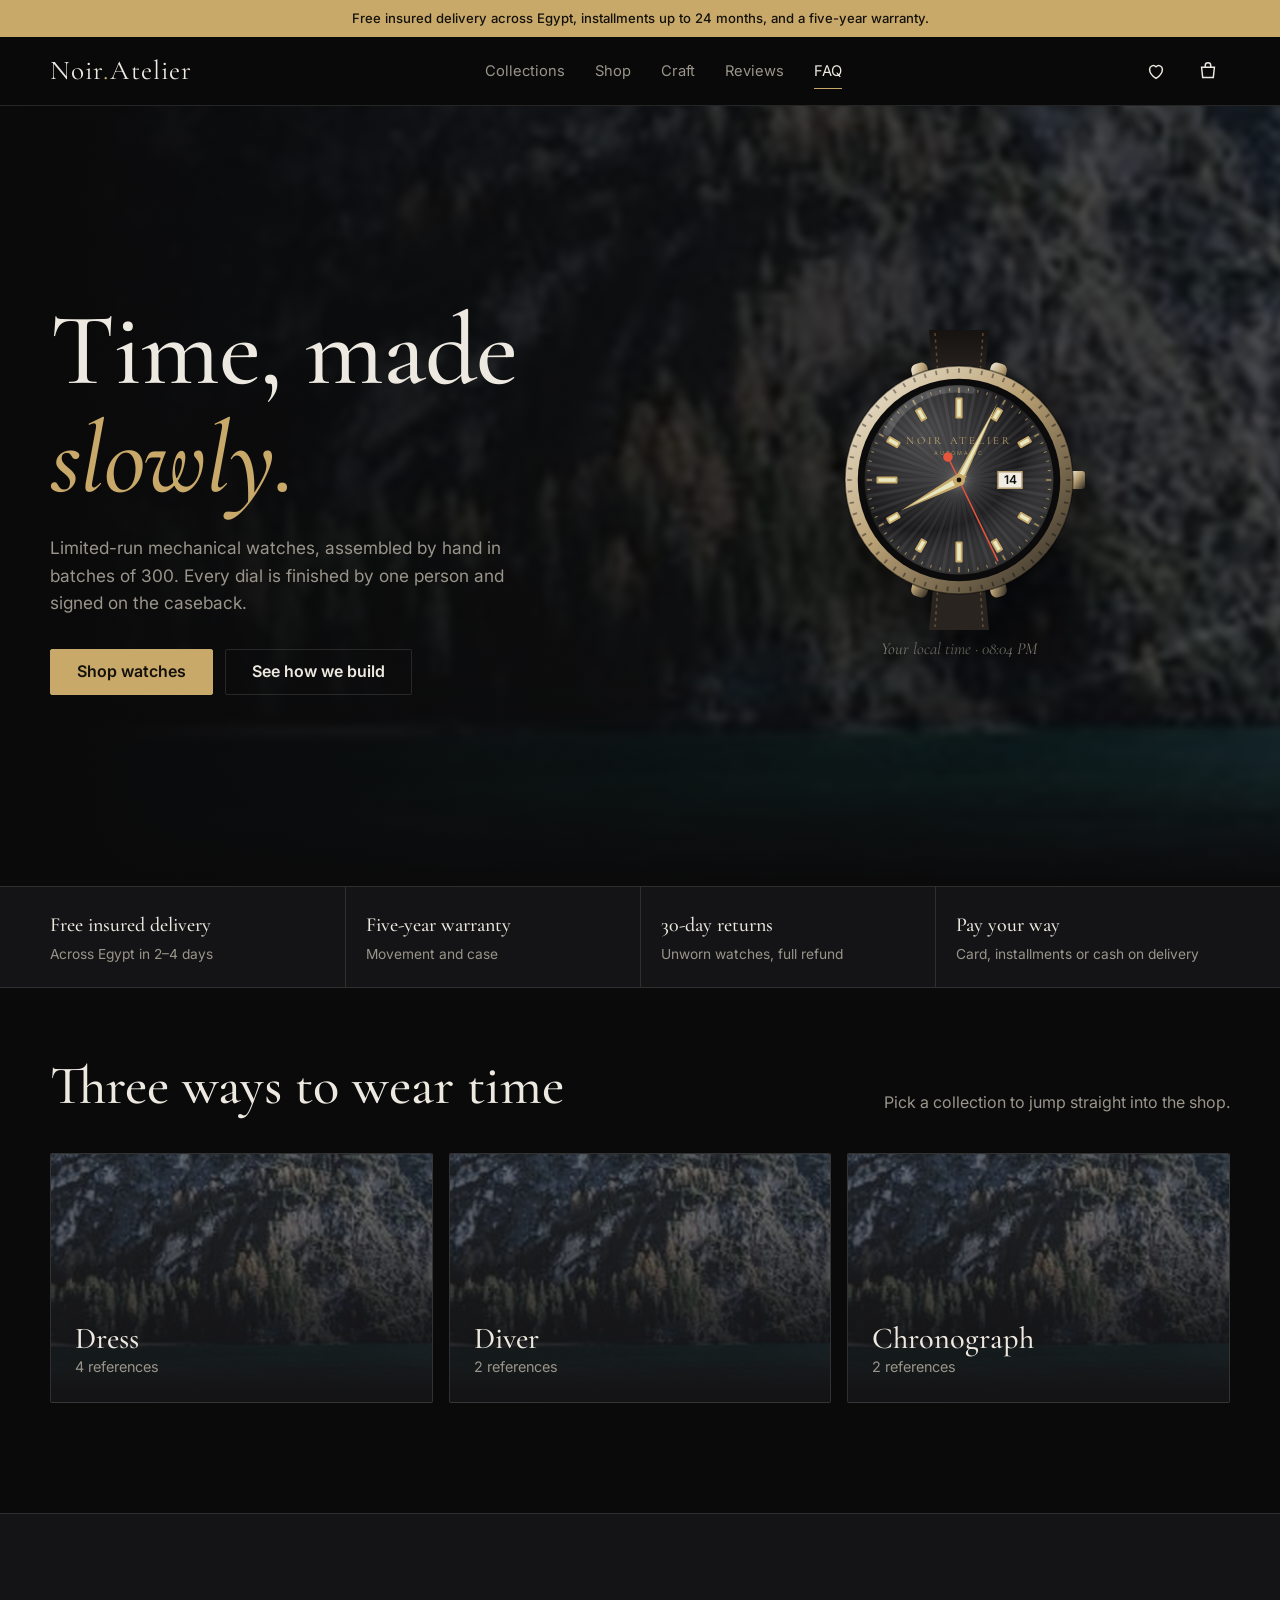
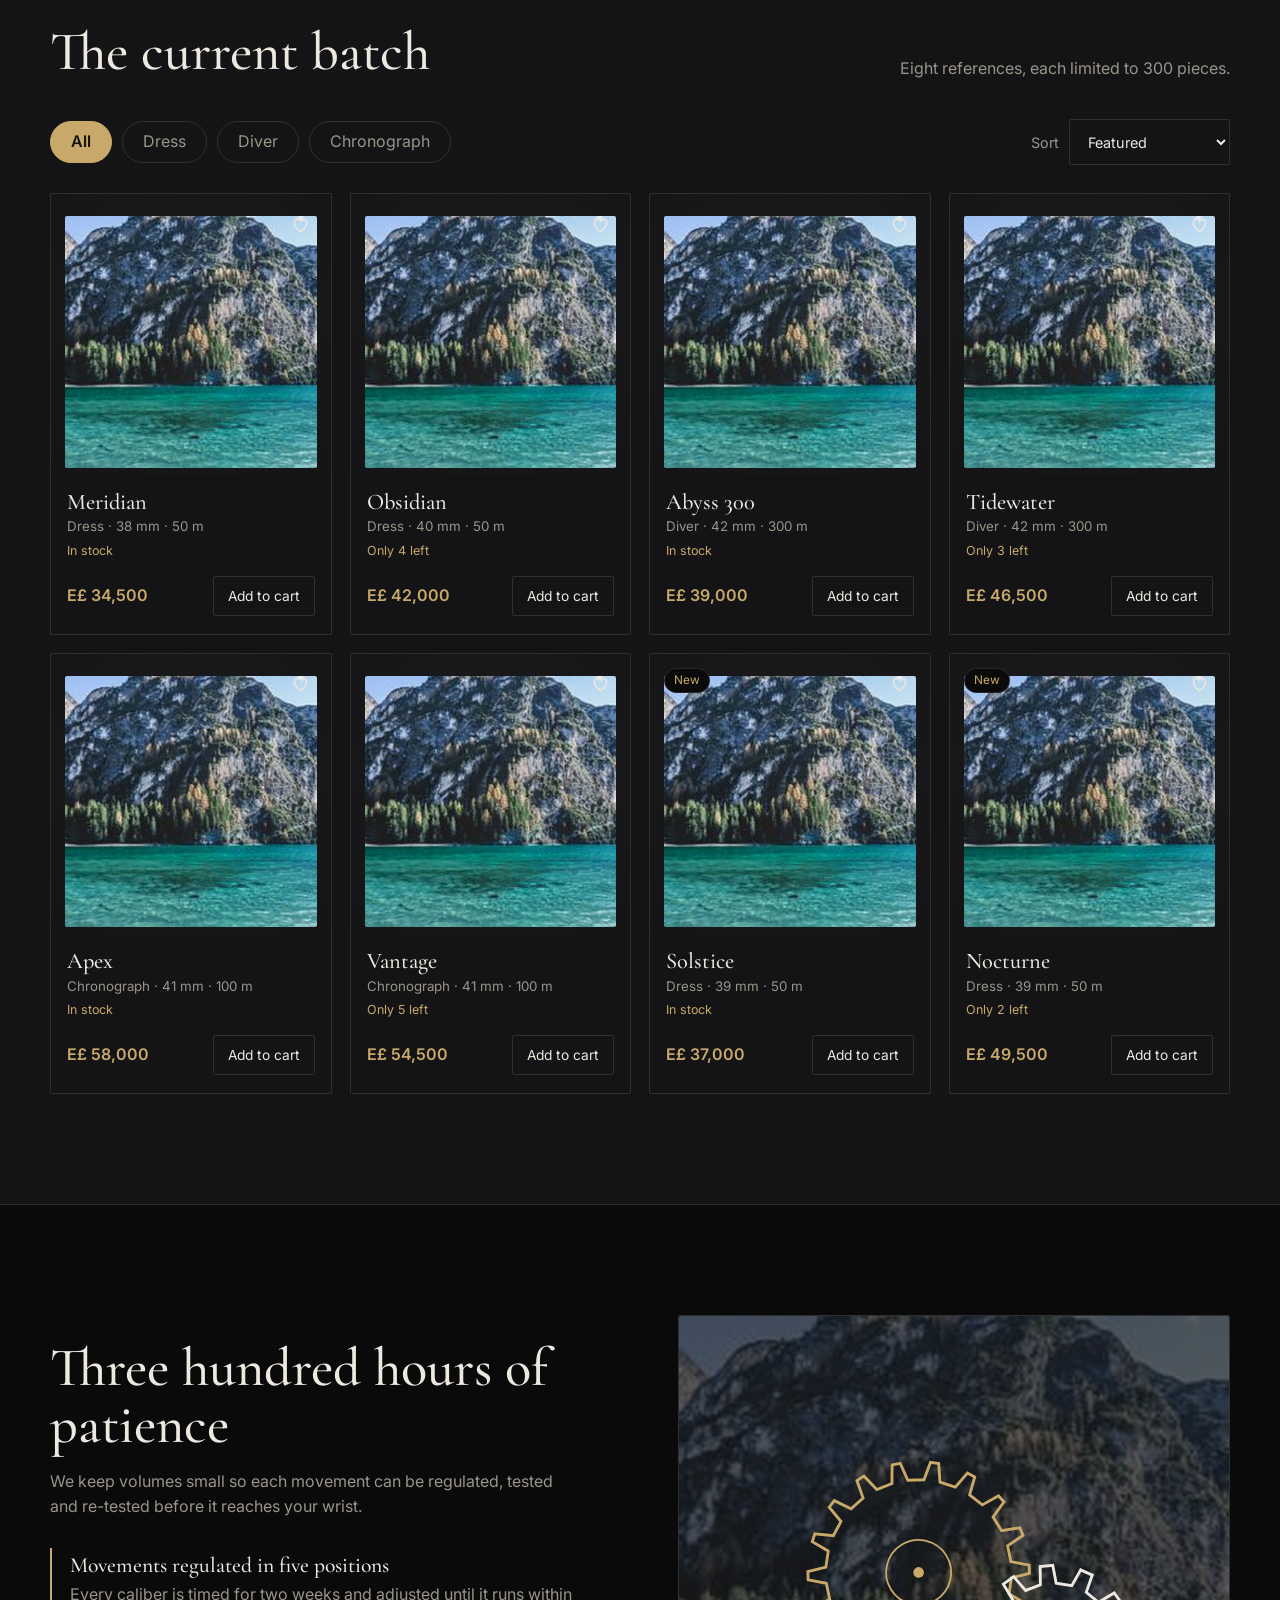
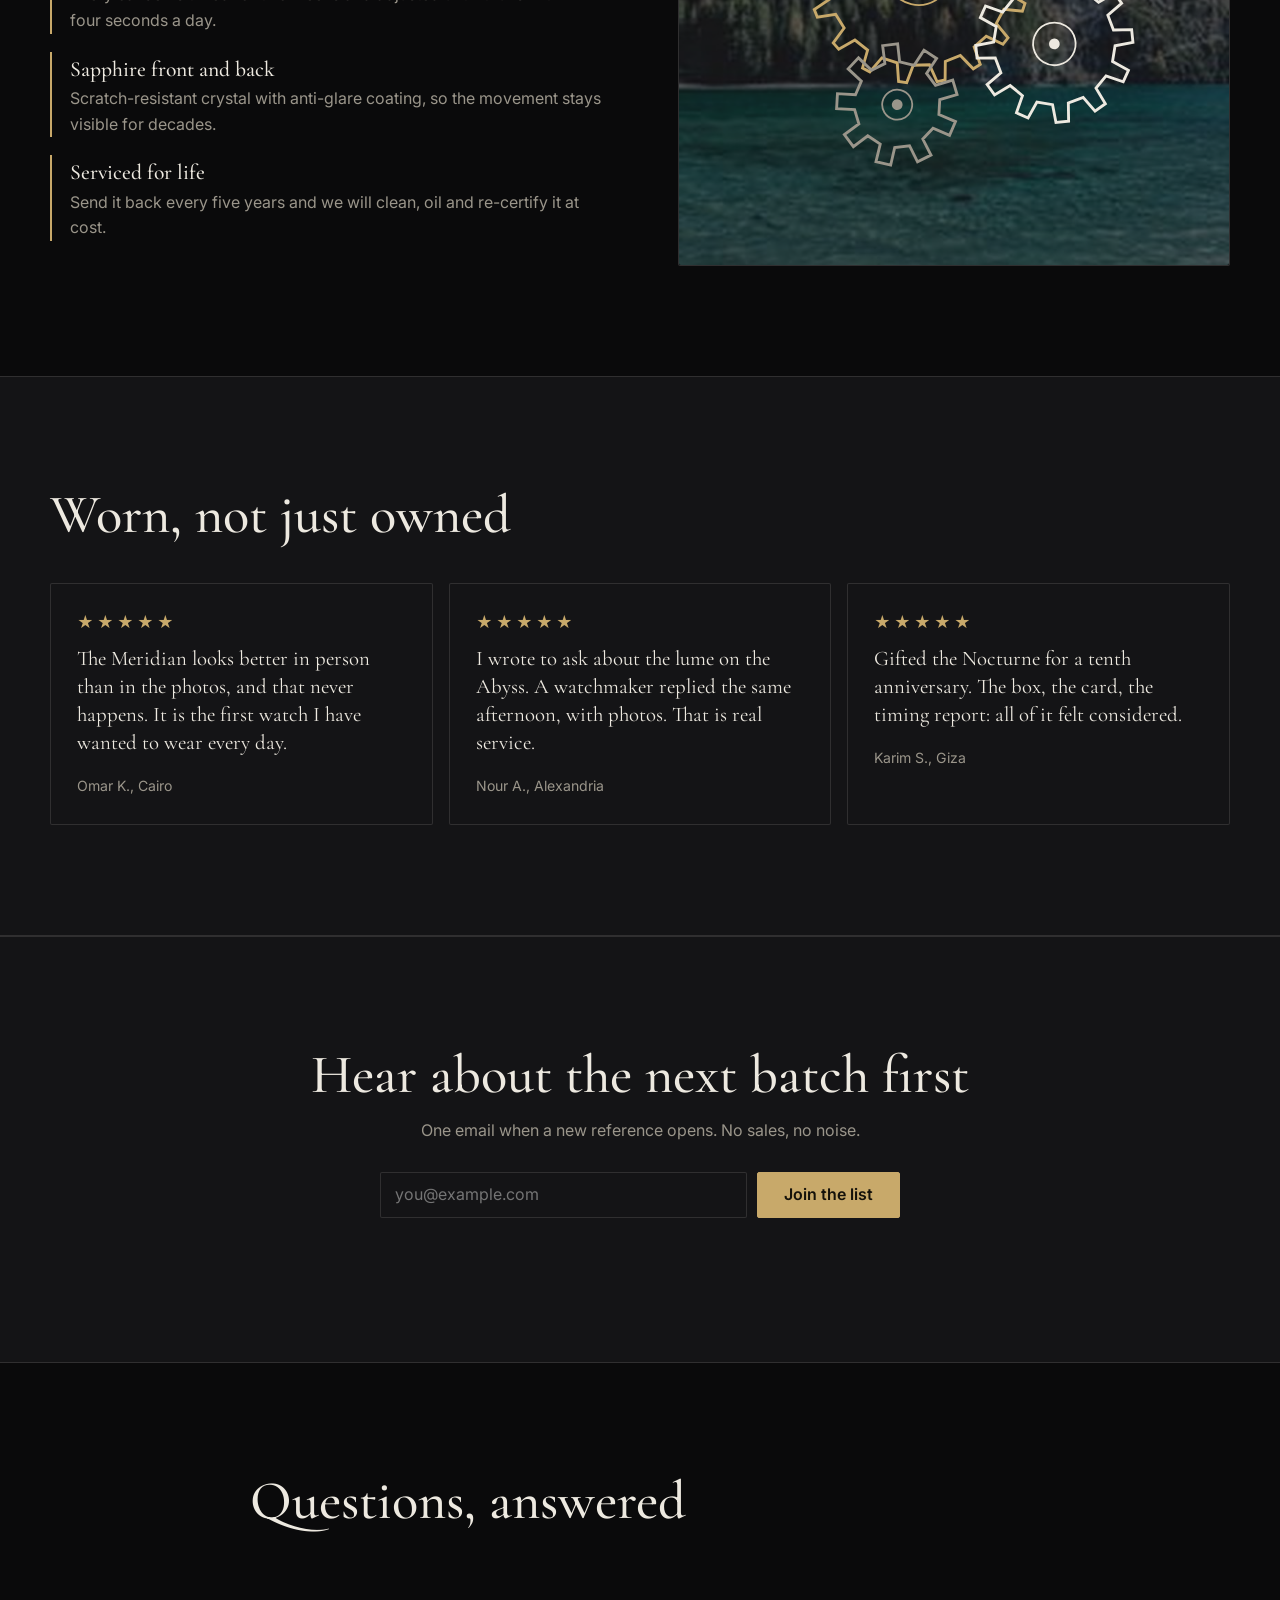
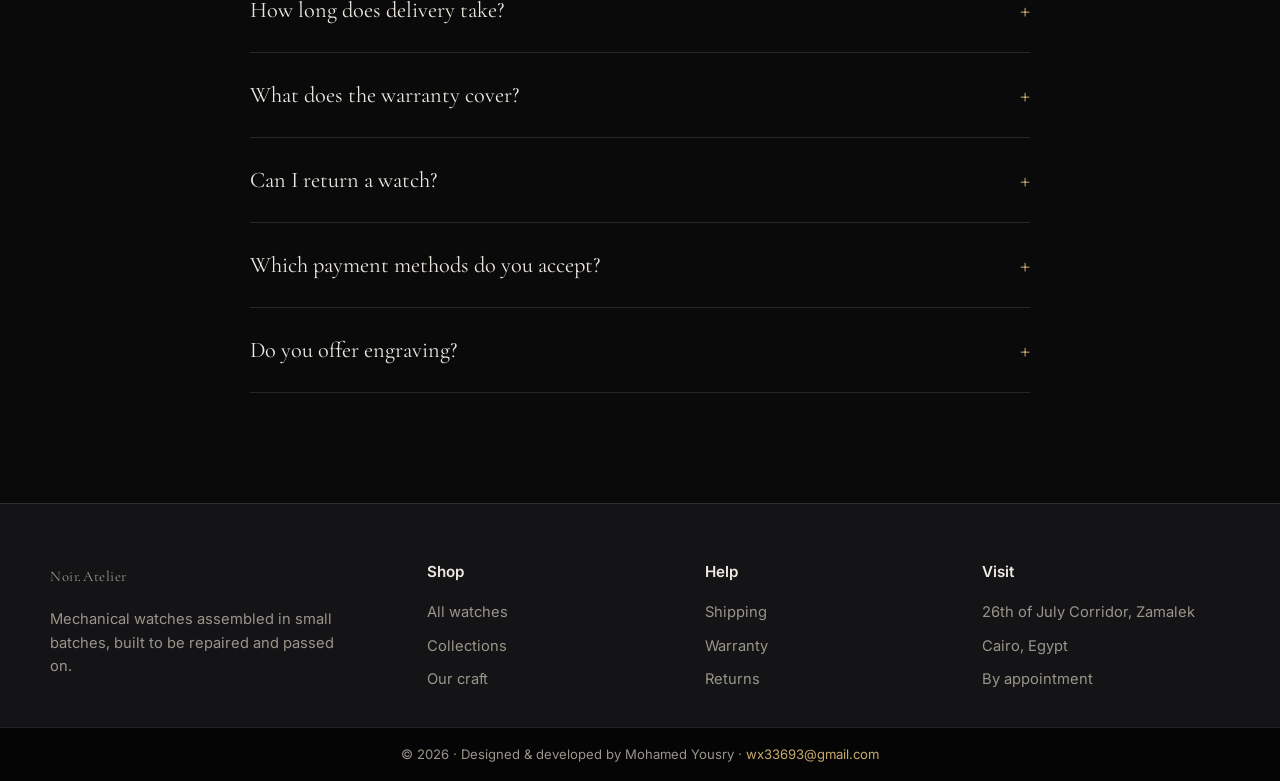
<file: works/noir/index.html>
<!DOCTYPE html>
<html lang="en">
<head>
<meta charset="utf-8">
<meta name="viewport" content="width=device-width, initial-scale=1, viewport-fit=cover">
<title>Noir Atelier – Swiss-style watches, made slowly</title>
<meta name="description" content="Noir Atelier makes limited-run mechanical watches in small batches. Browse dress, diver and chronograph collections.">
<link rel="preconnect" href="https://fonts.googleapis.com">
<link rel="preconnect" href="https://fonts.gstatic.com" crossorigin>
<link href="https://fonts.googleapis.com/css2?family=Cormorant+Garamond:ital,wght@0,400;0,500;0,600;1,400&family=Inter:wght@400;500;600&display=swap" rel="stylesheet">
<style>
:root{--bg:#0A0A0B;--s:#141416;--s2:#1c1c1f;--g:#C8A96A;--t:#EDE9E0;--m:#9a958a;--l:rgba(237,233,224,.13);--serif:"Cormorant Garamond",Georgia,serif;--sans:Inter,system-ui,-apple-system,"Segoe UI",sans-serif;color-scheme:dark;box-sizing:border-box;padding-top:env(safe-area-inset-top,0px);padding-bottom:env(safe-area-inset-bottom,0px)}
html{scroll-behavior:smooth;scroll-padding-top:calc(76px + env(safe-area-inset-top,0px));background:var(--bg)}
*,*::before,*::after{box-sizing:inherit}
body{margin:0;background:var(--bg);color:var(--t);font:400 16px/1.6 var(--sans);-webkit-font-smoothing:antialiased;overflow-x:hidden}
img,svg{max-width:100%;display:block}
a{color:inherit}
button{font:inherit;color:inherit;cursor:pointer}
:focus-visible{outline:2px solid var(--g);outline-offset:3px}
h1,h2,h3{font-family:var(--serif);font-weight:500;line-height:1.05;margin:0}
h2{font-size:clamp(2rem,6vw,3.4rem)}
.wrap{width:min(1180px,100% - 40px);margin-inline:auto}
section{padding:clamp(56px,9vw,110px) 0}
.sub{color:var(--m);max-width:52ch;margin:14px 0 0}
.btn{display:inline-flex;align-items:center;justify-content:center;gap:8px;min-height:46px;padding:0 26px;border:1px solid var(--g);background:var(--g);color:#14110a;font-weight:600;border-radius:2px;text-decoration:none;transition:background .2s,color .2s}
.btn:hover{background:transparent;color:var(--g)}
.btn.ghost{background:transparent;color:var(--t);border-color:var(--l)}
.btn.ghost:hover{border-color:var(--g);color:var(--g)}
.top{background:var(--g);color:#14110a;text-align:center;font-size:.82rem;font-weight:500;padding:8px 16px}
header{position:sticky;top:env(safe-area-inset-top,0px);z-index:40;background:rgba(10,10,11,.88);backdrop-filter:blur(12px);border-bottom:1px solid var(--l)}
.nav{display:flex;align-items:center;justify-content:space-between;height:68px}
.logo{font-family:var(--serif);font-size:1.7rem;letter-spacing:.04em;text-decoration:none}
.logo span{color:var(--g)}
nav ul{display:flex;gap:30px;list-style:none;margin:0;padding:0}
nav a{text-decoration:none;color:var(--m);font-size:.92rem;padding:8px 0;border-bottom:1px solid transparent;transition:.2s}
nav a:hover,nav a.on{color:var(--t);border-color:var(--g)}
.tools{display:flex;gap:8px;align-items:center}
.ib{position:relative;width:44px;height:44px;display:grid;place-items:center;background:none;border:0;border-radius:50%}
.ib:hover{background:var(--s2)}
.ib svg{width:22px;height:22px;stroke:currentColor;fill:none;stroke-width:1.6}
.cnt{position:absolute;top:3px;right:1px;min-width:18px;height:18px;border-radius:9px;background:var(--g);color:#14110a;font-size:.7rem;font-weight:600;display:grid;place-items:center;padding:0 4px}
.menu-b{display:none}
@media(max-width:820px){
.menu-b{display:grid}
nav{position:fixed;inset:calc(68px + env(safe-area-inset-top,0px)) 0 auto 0;background:var(--s);border-bottom:1px solid var(--l);transform:translateY(-130%);transition:transform .3s;z-index:-1;padding:10px 20px 24px;visibility:hidden}
nav.open{transform:none;visibility:visible}
nav ul{flex-direction:column;gap:0}
nav a{display:block;padding:15px 0;font-size:1.05rem;border-bottom:1px solid var(--l)}
}
.hero{padding:clamp(40px,7vw,90px) 0 clamp(50px,8vw,100px);overflow:hidden}
.hero .wrap{display:grid;grid-template-columns:1.05fr .95fr;gap:40px;align-items:center}
.hero h1{font-size:clamp(2.9rem,9.5vw,6.4rem);letter-spacing:-.01em}
.hero h1 em{font-style:italic;color:var(--g)}
.hero p{color:var(--m);font-size:1.08rem;max-width:44ch;margin:22px 0 32px}
.cta{display:flex;flex-wrap:wrap;gap:12px}
.stage{position:relative;display:grid;place-items:center}
.stage::before{content:"";position:absolute;width:88%;aspect-ratio:1;border-radius:50%;background:radial-gradient(circle,rgba(200,169,106,.28),rgba(200,169,106,0) 68%)}
.stage svg{position:relative;width:min(440px,92%);filter:drop-shadow(0 30px 40px #000a)}
.tz{position:absolute;bottom:2%;left:50%;transform:translateX(-50%);font-family:var(--serif);font-style:italic;color:var(--m);font-size:1rem;white-space:nowrap}
@media(max-width:820px){.hero .wrap{grid-template-columns:1fr}.stage{order:-1}}
.head{display:flex;justify-content:space-between;align-items:end;gap:20px;flex-wrap:wrap;margin-bottom:38px}
.cols{display:grid;grid-template-columns:repeat(3,1fr);gap:16px}
.col{position:relative;min-height:250px;padding:24px;border:1px solid var(--l);background:linear-gradient(160deg,var(--s2),var(--s));text-align:left;display:flex;flex-direction:column;justify-content:flex-end;overflow:hidden;border-radius:2px;transition:border-color .25s}
.col:hover{border-color:var(--g)}
.col svg{position:absolute;right:-30px;top:-10px;width:62%;opacity:.9;transition:transform .5s}
.col:hover svg{transform:rotate(-6deg) scale(1.05)}
.col h3{font-size:1.9rem}
.col span{color:var(--m);font-size:.9rem}
@media(max-width:700px){.cols{grid-template-columns:1fr}.col{min-height:190px}}
.bar{display:flex;gap:10px;flex-wrap:wrap;align-items:center;margin-bottom:28px}
.chip{min-height:42px;padding:0 20px;border:1px solid var(--l);background:none;border-radius:40px;color:var(--m);transition:.2s}
.chip:hover{color:var(--t);border-color:var(--m)}
.chip[aria-pressed=true]{background:var(--g);border-color:var(--g);color:#14110a;font-weight:600}
.sort{margin-left:auto;display:flex;align-items:center;gap:10px;color:var(--m);font-size:.9rem}
select,input,textarea{font:inherit;color:var(--t);background:var(--s);border:1px solid var(--l);border-radius:2px;min-height:46px;padding:0 14px}
select{padding-right:8px}
.grid{display:grid;grid-template-columns:repeat(4,1fr);gap:18px}
@media(max-width:1000px){.grid{grid-template-columns:repeat(2,1fr)}}
@media(max-width:480px){.grid{gap:10px}}
.card{position:relative;background:var(--s);border:1px solid var(--l);border-radius:2px;display:flex;flex-direction:column;transition:border-color .25s,transform .25s}
.card:hover{border-color:rgba(200,169,106,.55);transform:translateY(-3px)}
.pic{background:radial-gradient(circle at 50% 40%,var(--s2),var(--s));border:0;padding:22px 14px 8px;width:100%}
.pic svg{width:78%;margin:auto}
.cb{padding:14px 16px 18px;display:flex;flex-direction:column;gap:3px;flex:1}
.cb h3{font-size:1.4rem}
.cb small{color:var(--m)}
.row{display:flex;justify-content:space-between;align-items:center;margin-top:auto;padding-top:12px;gap:8px}
.price{font-weight:600;color:var(--g)}
.add{min-height:40px;padding:0 14px;background:none;border:1px solid var(--l);border-radius:2px;font-size:.86rem;transition:.2s}
.add:hover{background:var(--g);border-color:var(--g);color:#14110a}
.heart{position:absolute;top:8px;right:8px;width:44px;height:44px;border:0;background:none;display:grid;place-items:center;border-radius:50%}
.heart svg{width:21px;height:21px;fill:none;stroke:var(--t);stroke-width:1.6;transition:.2s}
.heart[aria-pressed=true] svg{fill:var(--g);stroke:var(--g)}
.tag{position:absolute;top:14px;left:14px;font-size:.74rem;background:var(--bg);border:1px solid var(--l);padding:2px 9px;border-radius:20px;color:var(--g)}
.story .wrap{display:grid;grid-template-columns:1fr 1fr;gap:clamp(30px,6vw,80px);align-items:center}
.story ul{list-style:none;margin:28px 0 0;padding:0;display:grid;gap:18px}
.story li{padding-left:18px;border-left:2px solid var(--g)}
.story li b{display:block;font-family:var(--serif);font-size:1.35rem;font-weight:500}
.story li span{color:var(--m)}
.mach{display:grid;place-items:center;aspect-ratio:1;border:1px solid var(--l);background:var(--s);border-radius:2px}
.mach svg{width:78%}
@media(max-width:820px){.story .wrap{grid-template-columns:1fr}}
.rev{display:grid;grid-template-columns:repeat(3,1fr);gap:16px}
@media(max-width:820px){.rev{grid-template-columns:1fr}}
blockquote{margin:0;padding:26px;background:var(--s);border:1px solid var(--l);border-radius:2px}
blockquote p{font-family:var(--serif);font-size:1.3rem;line-height:1.35;margin:10px 0 18px}
blockquote footer{color:var(--m);font-size:.88rem}
.stars{color:var(--g);letter-spacing:3px}
.news{background:var(--s);border-block:1px solid var(--l);text-align:center}
.news form{display:flex;gap:10px;justify-content:center;margin:28px auto 0;max-width:520px;flex-wrap:wrap}
.news input{flex:1 1 240px}
.msg{min-height:1.5em;margin-top:12px;font-size:.92rem;color:var(--g)}
.msg.err{color:#e58a7e}
.faq{max-width:780px}
details{border-bottom:1px solid var(--l)}
summary{list-style:none;cursor:pointer;display:flex;justify-content:space-between;align-items:center;gap:16px;padding:20px 0;font-family:var(--serif);font-size:1.4rem;min-height:44px}
summary::-webkit-details-marker{display:none}
summary::after{content:"+";color:var(--g);font-size:1.6rem;transition:transform .25s}
details[open] summary::after{transform:rotate(45deg)}
details p{margin:0 0 22px;color:var(--m);max-width:62ch}
footer.main{border-top:1px solid var(--l);padding:56px 0 30px;background:var(--s)}
.fg{display:grid;grid-template-columns:1.4fr repeat(3,1fr);gap:30px}
@media(max-width:700px){.fg{grid-template-columns:1fr 1fr}.fg>div:first-child{grid-column:1/-1}}
.fg h4{margin:0 0 12px;font-weight:600;font-size:.95rem}
.fg a{display:block;color:var(--m);text-decoration:none;padding:5px 0;font-size:.92rem}
.fg a:hover{color:var(--g)}
.fg p{color:var(--m);max-width:34ch;font-size:.92rem}
.credit{background:#050506;border-top:1px solid var(--l);text-align:center;padding:16px 20px;font-size:.82rem;color:var(--m)}
.credit a{color:var(--g);text-decoration:none}
.credit a:hover{text-decoration:underline}
.trust{border-block:1px solid var(--l);background:var(--s)}.trust .wrap{display:grid;grid-template-columns:repeat(4,1fr)}.trust .wrap>div{padding:22px 20px;border-left:1px solid var(--l);display:flex;flex-direction:column;gap:2px}.trust .wrap>div:first-child{border-left:0;padding-left:0}.trust b{font-family:var(--serif);font-weight:500;font-size:1.25rem}.trust span{color:var(--m);font-size:.86rem}@media(max-width:820px){.trust .wrap{grid-template-columns:1fr 1fr}.trust .wrap>div{padding:16px 12px;border-top:1px solid var(--l)}.trust .wrap>div:nth-child(odd){border-left:0;padding-left:0}.trust .wrap>div:nth-child(-n+2){border-top:0}}.row{flex-wrap:wrap}.ph{width:100%;aspect-ratio:1/1;object-fit:cover;border-radius:2px}.col .ph{position:absolute;inset:0;height:100%;aspect-ratio:auto;opacity:.4;filter:grayscale(.3)}.col::after{content:"";position:absolute;inset:0;background:linear-gradient(0deg,var(--s) 5%,transparent 70%)}.col h3,.col span{position:relative;z-index:1}.cb small.stk{color:var(--g);font-size:.78rem}.pic svg{transition:transform .5s}.card:hover .pic svg{transform:scale(1.05) rotate(-2deg)}

.hero .stage{display:block;max-width:440px;margin-left:auto;width:100%;padding-bottom:34px}
.hero .stage::before{display:none}
.frame{margin:0;position:relative;aspect-ratio:4/5;border-radius:999px 999px 6px 6px;overflow:hidden;border:1px solid rgba(200,169,106,.55);box-shadow:0 40px 90px #000d,0 0 0 10px rgba(200,169,106,.06);background:linear-gradient(160deg,#18242a,#0c0c0e)}
.frame::after{content:"";position:absolute;inset:0;background:linear-gradient(180deg,rgba(10,10,11,.1),rgba(10,10,11,0) 38%,rgba(10,10,11,.78))}
.frame .ph{position:absolute;inset:0;width:100%;height:100%;aspect-ratio:auto;object-fit:cover;filter:saturate(.78) contrast(1.06) brightness(.92);border-radius:0}
.wcard{position:absolute;left:-28px;bottom:0;display:flex;align-items:center;gap:14px;padding:12px 22px 12px 12px;background:rgba(14,14,16,.84);backdrop-filter:blur(14px);border:1px solid var(--l);border-radius:4px;box-shadow:0 22px 44px #000b}
.hero .wcard svg{width:90px;filter:none;position:static}
.wcard .tz{position:static;transform:none;display:block;font-family:var(--serif);font-style:normal;font-size:1.8rem;line-height:1;color:var(--t);white-space:nowrap}
.wcard small{display:block;color:var(--m);font-size:.78rem;margin-top:5px}
.mach{position:relative;overflow:hidden}.mach .ph{position:absolute;inset:0;height:100%;aspect-ratio:auto;opacity:.32}.mach svg{position:relative}
.soc{display:flex;gap:8px;margin-top:16px}.fg .soc a{width:44px;height:44px;display:grid;place-items:center;border:1px solid var(--l);border-radius:50%;padding:0;color:var(--m)}.fg .soc a:hover{border-color:var(--g);color:var(--g)}.soc svg{width:20px;height:20px;fill:none;stroke:currentColor;stroke-width:1.6;stroke-linecap:round;stroke-linejoin:round}
@media(max-width:820px){.hero .stage{max-width:380px;margin:0 auto}.wcard{left:10px}}

.hero{position:relative;padding:0;min-height:clamp(620px,calc(100svh - 120px),880px);display:flex;align-items:center;isolation:isolate}
.hero::after{content:"";position:absolute;inset:0;z-index:-1;background:linear-gradient(90deg,var(--bg) 6%,rgba(10,10,11,.6) 55%,rgba(10,10,11,.3)),linear-gradient(0deg,var(--bg),transparent 28%)}
.hbg{position:absolute;inset:0;width:100%;height:100%;object-fit:cover;z-index:-2;opacity:.55;filter:blur(2px) saturate(.7) brightness(.85);transform:scale(1.06)}
.hero .wrap{width:min(1180px,100% - 40px);padding:clamp(36px,7vw,90px) 0;display:grid;grid-template-columns:1.05fr .95fr;gap:40px;align-items:center}
.hero .stage{max-width:none;margin:0;padding:0;display:grid;justify-items:center;gap:6px;width:100%}
.hero .stage svg{width:min(470px,100%);filter:drop-shadow(0 40px 46px #000c)}
.hero .tz{position:static;transform:none;margin:0;font-size:1.05rem;color:var(--m);font-family:var(--serif);font-style:italic;white-space:normal;text-align:center}
@media(max-width:820px){.hero{min-height:0;align-items:flex-start}.hero .wrap{grid-template-columns:1fr;gap:6px;padding:26px 0 54px}.hero .stage{order:-1}.hero .stage svg{width:min(360px,88%)}.hero .wrap>div:first-child{text-align:center}.hero p{margin-inline:auto}.hero .cta{justify-content:center}.hero::after{background:linear-gradient(0deg,var(--bg) 6%,rgba(10,10,11,.55) 60%,rgba(10,10,11,.4))}}
.ov{position:fixed;inset:0;background:rgba(0,0,0,.66);opacity:0;visibility:hidden;transition:.3s;z-index:60}
.ov.on{opacity:1;visibility:visible}
.drawer{position:fixed;top:0;right:0;bottom:0;width:min(420px,100%);background:var(--s);border-left:1px solid var(--l);z-index:70;transform:translateX(100%);transition:transform .35s;display:flex;flex-direction:column;padding-top:env(safe-area-inset-top,0px)}
.drawer.on{transform:none}
.dh{display:flex;justify-content:space-between;align-items:center;padding:14px 20px;border-bottom:1px solid var(--l)}
.dh h3{font-size:1.7rem}
.items{flex:1;overflow:auto;padding:8px 20px}
.it{display:grid;grid-template-columns:76px 1fr auto;gap:14px;align-items:center;padding:16px 0;border-bottom:1px solid var(--l)}
.it .th{background:var(--s2);border-radius:2px;padding:6px}
.it h4{margin:0;font-family:var(--serif);font-size:1.25rem;font-weight:500}
.qty{display:inline-flex;align-items:center;border:1px solid var(--l);margin-top:6px;border-radius:2px}
.qty button{width:36px;height:36px;border:0;background:none}
.qty button:hover{color:var(--g)}
.qty span{min-width:26px;text-align:center;font-size:.9rem}
.rm{background:none;border:0;color:var(--m);font-size:.82rem;text-decoration:underline;min-height:36px}
.empty{text-align:center;color:var(--m);padding:70px 10px}
.empty h4{font-family:var(--serif);font-size:1.6rem;color:var(--t);margin:0 0 8px;font-weight:500}
.df{padding:18px 20px calc(18px + env(safe-area-inset-bottom,0px));border-top:1px solid var(--l)}
.sum{display:flex;justify-content:space-between;font-size:1.1rem;margin-bottom:14px}
.df .btn{width:100%}
.modal{position:fixed;inset:0;z-index:80;display:grid;place-items:center;padding:16px;visibility:hidden;opacity:0;transition:.25s}
.modal.on{visibility:visible;opacity:1}
.mb{position:relative;width:min(860px,100%);max-height:calc(100dvh - 32px);overflow:auto;background:var(--s);border:1px solid var(--l);border-radius:2px;display:grid;grid-template-columns:1fr 1fr}
.mb .pic{padding:40px 20px;display:grid;place-items:center;background:radial-gradient(circle at 50% 40%,var(--s2),var(--bg))}
.mi{padding:34px 30px 30px}
.mi h2{font-size:2.4rem}
.mi dl{display:grid;grid-template-columns:auto 1fr;gap:6px 18px;margin:20px 0;font-size:.92rem}
.mi dt{color:var(--m)}
.mi dd{margin:0}
.x{position:absolute;top:8px;right:8px;z-index:2}
@media(max-width:700px){.mb{grid-template-columns:1fr}.mi{padding:22px}.mb .pic{padding:30px 20px 10px}}
.toast{position:fixed;left:50%;bottom:calc(22px + env(safe-area-inset-bottom,0px));transform:translate(-50%,30px);background:var(--g);color:#14110a;padding:12px 22px;border-radius:2px;font-weight:500;font-size:.92rem;opacity:0;pointer-events:none;transition:.3s;z-index:90;max-width:calc(100% - 32px);text-align:center}
.toast.on{opacity:1;transform:translate(-50%,0)}
.rv{opacity:0;transform:translateY(18px);transition:opacity .7s,transform .7s}
.rv.in{opacity:1;transform:none}
@media(prefers-reduced-motion:reduce){*{scroll-behavior:auto!important;transition:none!important;animation:none!important}.rv{opacity:1;transform:none}}
</style>
</head>
<body>
<div class="top">Free insured delivery across Egypt, installments up to 24 months, and a five-year warranty.</div>
<header>
<div class="wrap nav">
<a class="logo" href="#top" aria-label="Noir Atelier home">Noir<span>.</span>Atelier</a>
<nav id="nav" aria-label="Main"><ul>
<li><a href="#collections">Collections</a></li><li><a href="#shop">Shop</a></li><li><a href="#craft">Craft</a></li><li><a href="#reviews">Reviews</a></li><li><a href="#faq">FAQ</a></li>
</ul></nav>
<div class="tools">
<button class="ib" id="wishB" aria-label="Wishlist"><svg viewBox="0 0 24 24"><path d="M12 20s-7-4.4-7-10a4 4 0 0 1 7-2.5A4 4 0 0 1 19 10c0 5.6-7 10-7 10z"/></svg><span class="cnt" id="wc">0</span></button>
<button class="ib" id="cartB" aria-label="Open cart"><svg viewBox="0 0 24 24"><path d="M5 8h14l-1.2 11H6.2L5 8zM9 8V6a3 3 0 0 1 6 0v2"/></svg><span class="cnt" id="cc">0</span></button>
<button class="ib menu-b" id="menuB" aria-label="Menu" aria-expanded="false"><svg viewBox="0 0 24 24"><path d="M4 8h16M4 16h16"/></svg></button>
</div>
</div>
</header>

<main id="top">
<section class="hero"><img class="hbg" id="heroImg" alt="" aria-hidden="true">
<div class="wrap">
<div>
<h1>Time, made <em>slowly.</em></h1>
<p>Limited-run mechanical watches, assembled by hand in batches of 300. Every dial is finished by one person and signed on the caseback.</p>
<div class="cta"><a class="btn" href="#shop">Shop watches</a><a class="btn ghost" href="#craft">See how we build</a></div>
</div>
<div class="stage"><div id="heroWatch" role="img" aria-label="Live analogue watch showing the current time"></div><p class="tz" id="digi"></p></div>
</div>
</section>

<div class="trust"><div class="wrap"><div><b>Free insured delivery</b><span>Across Egypt in 2–4 days</span></div><div><b>Five-year warranty</b><span>Movement and case</span></div><div><b>30-day returns</b><span>Unworn watches, full refund</span></div><div><b>Pay your way</b><span>Card, installments or cash on delivery</span></div></div></div>
<section id="collections" style="padding-top:70px">
<div class="wrap">
<div class="head"><h2>Three ways to wear time</h2><p class="sub">Pick a collection to jump straight into the shop.</p></div>
<div class="cols" id="cols"></div>
</div>
</section>

<section id="shop" style="background:var(--s);border-block:1px solid var(--l)">
<div class="wrap">
<div class="head"><h2>The current batch</h2><p class="sub">Eight references, each limited to 300 pieces.</p></div>
<div class="bar" id="bar" role="group" aria-label="Filter by collection"></div>
<div class="grid" id="grid" aria-live="polite"></div>
</div>
</section>

<section id="craft" class="story">
<div class="wrap">
<div class="rv">
<h2>Three hundred hours of patience</h2>
<p class="sub">We keep volumes small so each movement can be regulated, tested and re-tested before it reaches your wrist.</p>
<ul>
<li><b>Movements regulated in five positions</b><span>Every caliber is timed for two weeks and adjusted until it runs within four seconds a day.</span></li>
<li><b>Sapphire front and back</b><span>Scratch-resistant crystal with anti-glare coating, so the movement stays visible for decades.</span></li>
<li><b>Serviced for life</b><span>Send it back every five years and we will clean, oil and re-certify it at cost.</span></li>
</ul>
</div>
<div class="mach rv" id="mach" aria-hidden="true"></div>
</div>
</section>

<section id="reviews" style="background:var(--s);border-block:1px solid var(--l)">
<div class="wrap">
<div class="head"><h2>Worn, not just owned</h2></div>
<div class="rev">
<blockquote class="rv"><span class="stars" aria-label="5 out of 5">★★★★★</span><p>The Meridian looks better in person than in the photos, and that never happens. It is the first watch I have wanted to wear every day.</p><footer>Omar K., Cairo</footer></blockquote>
<blockquote class="rv"><span class="stars" aria-label="5 out of 5">★★★★★</span><p>I wrote to ask about the lume on the Abyss. A watchmaker replied the same afternoon, with photos. That is real service.</p><footer>Nour A., Alexandria</footer></blockquote>
<blockquote class="rv"><span class="stars" aria-label="5 out of 5">★★★★★</span><p>Gifted the Nocturne for a tenth anniversary. The box, the card, the timing report: all of it felt considered.</p><footer>Karim S., Giza</footer></blockquote>
</div>
</div>
</section>

<section class="news">
<div class="wrap">
<h2>Hear about the next batch first</h2>
<p class="sub" style="margin-inline:auto">One email when a new reference opens. No sales, no noise.</p>
<form id="nf" novalidate><label class="sr" for="em" style="position:absolute;left:-9999px">Email address</label><input id="em" type="email" placeholder="you@example.com" autocomplete="email" required><button class="btn" type="submit">Join the list</button></form>
<div class="msg" id="nm" role="status"></div>
</div>
</section>

<section id="faq">
<div class="wrap faq">
<div class="head"><h2>Questions, answered</h2></div>
<details><summary>How long does delivery take?</summary><p>Watches in stock ship within two working days. Delivery inside Egypt takes two to four days, and orders to the Gulf and Europe take three to seven.</p></details>
<details><summary>What does the warranty cover?</summary><p>Five years on the movement and case against manufacturing defects. Straps and crystals are covered for the first year.</p></details>
<details><summary>Can I return a watch?</summary><p>Yes. You have 30 days to return an unworn watch with its tags and packaging for a full refund.</p></details>
<details><summary>Which payment methods do you accept?</summary><p>Visa, Mastercard, bank transfer and instant payment. Cash on delivery is available in Cairo and Giza, and installment plans of up to 24 months run through partner banks.</p></details>
<details><summary>Do you offer engraving?</summary><p>We engrave up to 24 characters on the caseback at no charge. Add your text in the order notes at checkout.</p></details>
</div>
</section>
</main>

<footer class="main">
<div class="wrap fg">
<div><a class="logo" href="#top">Noir<span>.</span>Atelier</a><p>Mechanical watches assembled in small batches, built to be repaired and passed on.</p><div class="soc"></div></div>
<div><h4>Shop</h4><a href="#shop">All watches</a><a href="#collections">Collections</a><a href="#craft">Our craft</a></div>
<div><h4>Help</h4><a href="#faq">Shipping</a><a href="#faq">Warranty</a><a href="#faq">Returns</a></div>
<div><h4>Visit</h4><a href="#top">26th of July Corridor, Zamalek</a><a href="#top">Cairo, Egypt</a><a href="#top">By appointment</a></div>
</div>
</footer>
<div class="credit">© 2026 · Designed &amp; developed by Mohamed Yousry · <a href="mailto:wx33693@gmail.com">wx33693@gmail.com</a></div>

<div class="ov" id="ov"></div>
<aside class="drawer" id="drawer" aria-label="Shopping cart" aria-hidden="true">
<div class="dh"><h3 id="dt">Your cart</h3><button class="ib" data-close aria-label="Close cart"><svg viewBox="0 0 24 24"><path d="M6 6l12 12M18 6L6 18"/></svg></button></div>
<div class="items" id="items"></div>
<div class="df" id="df"></div>
</aside>
<div class="modal" id="modal" role="dialog" aria-modal="true" aria-label="Watch details"><div class="mb" id="mb"></div></div>
<div class="toast" id="toast" role="status"></div>

<script>
const $=s=>document.querySelector(s),$$=s=>[...document.querySelectorAll(s)];
const money=n=>"E£\u00A0"+n.toLocaleString("en-US");
const P=[
{id:1,n:"Meridian",c:"Dress",p:34500,z:"38 mm",wr:"50 m",l:7,d:"#1a1a1c",a:"#C8A96A",k:"#b9a074",s:"#2a2420",t:"38 mm steel case, hand-wound caliber with 60 hours of reserve, gold-toned indices."},
{id:2,n:"Obsidian",c:"Dress",p:42000,z:"40 mm",wr:"50 m",l:4,d:"#0d0d0e",a:"#EDE9E0",k:"#8d8a84",s:"#151515",t:"40 mm brushed steel, black lacquer dial and a slim 8.9 mm profile that slides under a cuff."},
{id:3,n:"Abyss 300",c:"Diver",p:39000,z:"42 mm",wr:"300 m",l:9,d:"#0e2230",a:"#cfe6f0",k:"#7f8a90",s:"#101820",t:"300 m water resistance, unidirectional ceramic bezel and generous lume for night dives."},
{id:4,n:"Tidewater",c:"Diver",p:46500,z:"42 mm",wr:"300 m",l:3,d:"#14301f",a:"#e4efe0",k:"#8a9189",s:"#1a2a1e",t:"Forest-green sunburst dial, 42 mm titanium case and a quick-adjust clasp."},
{id:5,n:"Apex",c:"Chronograph",p:58000,z:"41 mm",wr:"100 m",l:6,d:"#1b1b1d",a:"#C8A96A",k:"#b9a074",s:"#3a2a1e",t:"Column-wheel chronograph with a 30-minute counter and a tan calfskin strap."},
{id:6,n:"Vantage",c:"Chronograph",p:54500,z:"41 mm",wr:"100 m",l:5,d:"#222226",a:"#EDE9E0",k:"#9a9a9a",s:"#1c1c1e",t:"Panda-reverse layout, tachymeter bezel and a flyback function for timing laps."},
{id:7,n:"Solstice",c:"Dress",p:37000,z:"39 mm",wr:"50 m",l:8,d:"#3a2a1e",a:"#f0dfbf",k:"#b9a074",s:"#2a1d14",t:"Bronze-tone dial with a sunburst finish that shifts from copper to chocolate in changing light."},
{id:8,n:"Nocturne",c:"Dress",p:49500,z:"39 mm",wr:"50 m",l:2,d:"#0a0a1a",a:"#C8A96A",k:"#6f6f78",s:"#0f0f14",t:"Midnight-blue dial with a moon-phase window, set in a 39 mm platinum-toned case."}
];
const CATS=["All","Dress","Diver","Chronograph"];
// IMAGE SLOTS: set DEFAULT_IMG (one image for every slot) or p.img on a single product to override it.
const DEFAULT_IMG="[data-uri]";
function pic(p){const s=p.img||DEFAULT_IMG;return s?`<img class="ph" src="${s}" alt="${p.n} watch" loading="lazy">`:watch(p)}
function watch(p,live){
 const id="w"+p.id+(live?"L":"");
 let sun="",trk="",bat="",fl="";
 for(let i=0;i<72;i++)sun+=`<line x1="100" y1="100" x2="100" y2="38" transform="rotate(${i*5} 100 100)" stroke="#fff" stroke-opacity="${i%2?.03:.07}" stroke-width="2.2"/>`;
 for(let i=0;i<60;i++)trk+=`<line x1="100" y1="38.5" x2="100" y2="${i%5?40.5:42}" transform="rotate(${i*6} 100 100)" stroke="${p.a}" stroke-opacity=".7" stroke-width="${i%5?.7:1.1}"/>`;
 for(let i=0;i<12;i++){if(i==3)continue;const L=i%3?9:14;bat+=`<g transform="rotate(${i*30} 100 100)"><rect x="97.6" y="45" width="4.8" height="${L}" rx=".8" fill="${p.a}"/><rect x="98.8" y="46.2" width="2.4" height="${L-2.4}" fill="#eaf3cf" fill-opacity=".85"/></g>`}
 for(let i=0;i<60;i++)fl+=`<line x1="100" y1="25.5" x2="100" y2="28.5" transform="rotate(${i*6} 100 100)" stroke="#000" stroke-opacity=".38" stroke-width="1.2"/>`;
 const hh=`<polygon points="100,56 103.8,98 100,106 96.2,98" fill="${p.a}"/><polygon points="100,62 101.8,96 98.2,96" fill="#eaf3cf" fill-opacity=".85"/>`;
 const mh=`<polygon points="100,42 102.8,98 100,106 97.2,98" fill="${p.a}"/><polygon points="100,48 101.5,96 98.5,96" fill="#eaf3cf" fill-opacity=".85"/>`;
 const sh=`<line x1="100" y1="120" x2="100" y2="40" stroke="#e8553d" stroke-width="1"/><circle cx="100" cy="117" r="3.2" fill="#e8553d"/>`;
 const hands=live?`<g id="hh">${hh}</g><g id="mh">${mh}</g><g id="sh">${sh}</g>`:`<g transform="rotate(305 100 100)">${hh}</g><g transform="rotate(60 100 100)">${mh}</g><g transform="rotate(95 100 100)">${sh}</g>`;
 const sub=p.c=="Chronograph"?`<circle cx="100" cy="136" r="11" fill="none" stroke="${p.a}" stroke-opacity=".55"/><line x1="100" y1="136" x2="105" y2="130" stroke="${p.a}" stroke-width="1"/>`:"";
 return `<svg viewBox="0 0 200 200" role="img" aria-label="${p.n} watch"><defs><linearGradient id="${id}c" x1="0" y1="0" x2="1" y2="1"><stop offset="0" stop-color="#f3ecdc"/><stop offset=".45" stop-color="${p.k}"/><stop offset="1" stop-color="#2a2620"/></linearGradient><radialGradient id="${id}d" cx=".32" cy=".25" r=".95"><stop offset="0" stop-color="#fff" stop-opacity=".2"/><stop offset=".55" stop-color="#fff" stop-opacity="0"/><stop offset="1" stop-color="#000" stop-opacity=".5"/></radialGradient><linearGradient id="${id}s" x1="0" y1="0" x2="0" y2="1"><stop offset="0" stop-color="#000" stop-opacity=".5"/><stop offset="1" stop-color="#000" stop-opacity="0"/></linearGradient></defs>
<path d="M80 0H120L117 32H83Z" fill="${p.s}"/><path d="M80 0H120L117 32H83Z" fill="url(#${id}s)"/><path d="M83 168H117L120 200H80Z" fill="${p.s}"/><path d="M84 2L86 30M116 2L114 30M86 170L84 198M114 170L116 198" stroke="${p.a}" stroke-opacity=".35" stroke-dasharray="2 2.4" fill="none"/>
<rect x="70" y="22" width="11" height="24" rx="4" fill="url(#${id}c)" transform="rotate(-14 75 34)"/><rect x="119" y="22" width="11" height="24" rx="4" fill="url(#${id}c)" transform="rotate(14 125 34)"/><rect x="70" y="154" width="11" height="24" rx="4" fill="url(#${id}c)" transform="rotate(14 75 166)"/><rect x="119" y="154" width="11" height="24" rx="4" fill="url(#${id}c)" transform="rotate(-14 125 166)"/>
<rect x="174" y="94" width="10" height="12" rx="2" fill="url(#${id}c)"/>
<circle cx="100" cy="100" r="76" fill="url(#${id}c)"/><circle cx="100" cy="100" r="76" fill="none" stroke="#000" stroke-opacity=".45"/>${fl}<circle cx="100" cy="100" r="67.5" fill="#0b0b0b"/><circle cx="100" cy="100" r="63" fill="${p.d}"/>${sun}<circle cx="100" cy="100" r="63" fill="url(#${id}d)"/>${trk}${bat}
<text x="100" y="76" text-anchor="middle" font-size="7.2" fill="${p.a}" font-family="Cormorant Garamond,serif" letter-spacing="1.8">NOIR ATELIER</text><text x="100" y="83" text-anchor="middle" font-size="3.6" fill="${p.a}" fill-opacity=".7" font-family="Inter,sans-serif" letter-spacing="1.4">AUTOMATIC</text>
<rect x="126" y="94.5" width="16" height="11" fill="#f1ede3" stroke="${p.k}" stroke-width="1"/><text x="134" y="102.9" text-anchor="middle" font-size="8" font-weight="600" fill="#111" font-family="Inter,sans-serif">14</text>${sub}${hands}<circle cx="100" cy="100" r="4" fill="${p.a}"/><circle cx="100" cy="100" r="1.6" fill="#111"/>
<path d="M52 68A52 52 0 0 1 108 40" fill="none" stroke="#fff" stroke-opacity=".16" stroke-width="5" stroke-linecap="round"/></svg>`;
}
// hero live watch
const hi=$("#heroImg");DEFAULT_IMG?hi.src=DEFAULT_IMG:hi.remove();
const hero=P[0];$("#heroWatch").innerHTML=watch(hero,true);
function tick(){const d=new Date(),s=d.getSeconds()+d.getMilliseconds()/1000,m=d.getMinutes()+s/60,h=d.getHours()%12+m/60;
 $("#hh").setAttribute("transform",`rotate(${h*30} 100 100)`);$("#mh").setAttribute("transform",`rotate(${m*6} 100 100)`);$("#sh").setAttribute("transform",`rotate(${s*6} 100 100)`);
 $("#digi").textContent="Your local time · "+d.toLocaleTimeString("en-US",{hour:"2-digit",minute:"2-digit"});}
tick();setInterval(tick,1000);
// collections
$("#cols").innerHTML=["Dress","Diver","Chronograph"].map((c,i)=>{const p=P.find(x=>x.c==c);const n=P.filter(x=>x.c==c).length;
 return `<button class="col" data-cat="${c}">${(p.img||DEFAULT_IMG)?`<img class="ph" src="${p.img||DEFAULT_IMG}" alt="">`:watch({...p,id:20+i})}<h3>${c}</h3><span>${n} references</span></button>`}).join("");
// state
let cat="All",sort="feat",cart=JSON.parse("[]"),wish=new Set();
$("#bar").innerHTML=CATS.map(c=>`<button class="chip" data-c="${c}" aria-pressed="${c=="All"}">${c}</button>`).join("")+`<label class="sort">Sort <select id="sort"><option value="feat">Featured</option><option value="new">Newest</option><option value="lo">Price: low to high</option><option value="hi">Price: high to low</option></select></label>`;
function render(){
 let l=P.filter(p=>cat=="All"||p.c==cat);
 if(sort=="lo")l.sort((a,b)=>a.p-b.p);if(sort=="hi")l.sort((a,b)=>b.p-a.p);if(sort=="new")l.sort((a,b)=>b.id-a.id);
 $("#grid").innerHTML=l.map(p=>`<article class="card"><button class="heart" data-w="${p.id}" aria-pressed="${wish.has(p.id)}" aria-label="Save ${p.n} to wishlist"><svg viewBox="0 0 24 24"><path d="M12 20s-7-4.4-7-10a4 4 0 0 1 7-2.5A4 4 0 0 1 19 10c0 5.6-7 10-7 10z"/></svg></button>${p.id>6?'<span class="tag">New</span>':""}<button class="pic" data-q="${p.id}" aria-label="Quick view ${p.n}">${pic(p)}</button><div class="cb"><h3>${p.n}</h3><small>${p.c} · ${p.z} · ${p.wr}</small><small class="stk">${p.l<=5?"Only "+p.l+" left":"In stock"}</small><div class="row"><span class="price">${money(p.p)}</span><button class="add" data-a="${p.id}">Add to cart</button></div></div></article>`).join("");
 $$("#bar .chip").forEach(b=>b.setAttribute("aria-pressed",b.dataset.c==cat));
}
render();
function toast(t){const e=$("#toast");e.textContent=t;e.classList.add("on");clearTimeout(toast.t);toast.t=setTimeout(()=>e.classList.remove("on"),2200)}
function cartUI(){
 const n=cart.reduce((a,b)=>a+b.q,0),sum=cart.reduce((a,b)=>a+b.q*P.find(p=>p.id==b.id).p,0);
 $("#cc").textContent=n;$("#cc").style.display=n?"grid":"none";
 $("#items").innerHTML=cart.length?cart.map(c=>{const p=P.find(x=>x.id==c.id);return `<div class="it"><div class="th">${pic(p)}</div><div><h4>${p.n}</h4><small style="color:var(--m)">${money(p.p)}</small><div><span class="qty"><button data-m="${p.id}" aria-label="Decrease quantity">−</button><span>${c.q}</span><button data-p="${p.id}" aria-label="Increase quantity">+</button></span></div></div><button class="rm" data-r="${p.id}">Remove</button></div>`}).join(""):`<div class="empty"><h4>Your cart is empty</h4><p>Choose a watch from the current batch and it will wait for you here.</p><button class="btn" data-close data-go="#shop">Browse watches</button></div>`;
 $("#df").innerHTML=cart.length?`<div class="sum"><span>Subtotal</span><b>${money(sum)}</b></div><p style="color:var(--m);font-size:.84rem;margin:0 0 14px">Delivery is free and VAT is included in the price.</p><button class="btn" id="co">Check out</button>`:"";
}
function wishUI(){$("#wc").textContent=wish.size;$("#wc").style.display=wish.size?"grid":"none"}
function add(id){const c=cart.find(x=>x.id==id);c?c.q++:cart.push({id,q:1});cartUI();toast(P.find(p=>p.id==id).n+" added to your cart")}
function openD(){$("#drawer").classList.add("on");$("#ov").classList.add("on");$("#drawer").setAttribute("aria-hidden","false");$("#drawer [data-close]").focus()}
function closeAll(){$("#drawer").classList.remove("on");$("#ov").classList.remove("on");$("#drawer").setAttribute("aria-hidden","true");$("#modal").classList.remove("on")}
function quick(id){const p=P.find(x=>x.id==id);
 $("#mb").innerHTML=`<button class="ib x" data-close aria-label="Close details"><svg viewBox="0 0 24 24"><path d="M6 6l12 12M18 6L6 18"/></svg></button><div class="pic">${pic(p)}</div><div class="mi"><small style="color:var(--g)">${p.c} · Limited to 300</small><h2>${p.n}</h2><p style="color:var(--m)">${p.t}</p><dl><dt>Movement</dt><dd>Mechanical, hand-assembled</dd><dt>Case size</dt><dd>${p.z}</dd><dt>Water resistance</dt><dd>${p.wr}</dd><dt>Warranty</dt><dd>5 years</dd><dt>Shipping</dt><dd>Free and insured</dd></dl><p class="price" style="font-size:1.6rem;margin:0 0 16px">${money(p.p)}</p><button class="btn" data-a="${p.id}" style="width:100%">Add to cart</button></div>`;
 $("#modal").classList.add("on");$("#ov").classList.add("on");$("#mb [data-close]").focus()}
document.addEventListener("click",e=>{
 const t=e.target.closest("button,a");if(!t)return;const d=t.dataset;
 if(d.c){cat=d.c;render()}
 if(d.cat){cat=d.cat;render();location.hash="#shop"}
 if(d.a){add(+d.a);$("#modal").classList.remove("on");$("#ov").classList.remove("on")}
 if(d.q)quick(+d.q);
 if(d.w){const i=+d.w;wish.has(i)?wish.delete(i):wish.add(i);t.setAttribute("aria-pressed",wish.has(i));wishUI();toast(wish.has(i)?"Saved to your wishlist":"Removed from your wishlist")}
 if(d.p){cart.find(x=>x.id==d.p).q++;cartUI()}
 if(d.m){const c=cart.find(x=>x.id==d.m);c.q--;if(!c.q)cart=cart.filter(x=>x!==c);cartUI()}
 if(d.r){cart=cart.filter(x=>x.id!=d.r);cartUI()}
 if(d.close!==undefined){closeAll();if(d.go)location.hash=d.go}
 if(t.id=="co")toast("Demo store: checkout is not connected yet.");
 if(t.id=="cartB")openD();
 if(t.id=="wishB")toast(wish.size?"You have "+wish.size+" saved watch"+(wish.size>1?"es":""):"Tap the heart on a watch to save it");
 if(t.closest("nav")&&t.tagName=="A"){$("#nav").classList.remove("open");$("#menuB").setAttribute("aria-expanded","false")}
});
$("#ov").onclick=closeAll;
document.addEventListener("keydown",e=>{if(e.key=="Escape")closeAll()});
document.addEventListener("change",e=>{if(e.target.id=="sort"){sort=e.target.value;render()}});
$("#menuB").onclick=function(){const o=$("#nav").classList.toggle("open");this.setAttribute("aria-expanded",o)};
$("#nf").onsubmit=e=>{e.preventDefault();const v=$("#em").value.trim(),m=$("#nm");
 if(!/^[^\s@]+@[^\s@]+\.[^\s@]{2,}$/.test(v)){m.className="msg err";m.textContent="Enter a valid email address, for example name@example.com.";$("#em").focus();return}
 m.className="msg";m.textContent="You’re on the list. We’ll write when the next batch opens.";e.target.reset()};
// craft illustration (gear train)
function gear(cx,cy,r,n,rot,col){let d="";for(let i=0;i<n;i++){const a=i/n*Math.PI*2,b=(i+.5)/n*Math.PI*2;const r2=r+10;d+=`${i?"L":"M"}${cx+r*Math.cos(a)} ${cy+r*Math.sin(a)}L${cx+r2*Math.cos(a+.05)} ${cy+r2*Math.sin(a+.05)}L${cx+r2*Math.cos(b-.05)} ${cy+r2*Math.sin(b-.05)}L${cx+r*Math.cos(b)} ${cy+r*Math.sin(b)}`}
 return `<g><animateTransform attributeName="transform" type="rotate" from="0 ${cx} ${cy}" to="${rot} ${cx} ${cy}" dur="${Math.abs(rot)/6}s" repeatCount="indefinite"/><path d="${d}Z" fill="none" stroke="${col}" stroke-width="1.6"/><circle cx="${cx}" cy="${cy}" r="${r*.35}" fill="none" stroke="${col}"/><circle cx="${cx}" cy="${cy}" r="3" fill="${col}"/></g>`}
$("#mach").innerHTML=(DEFAULT_IMG?`<img class="ph" src="${DEFAULT_IMG}" alt="">`:"")+`<svg viewBox="0 0 240 240">${gear(100,110,52,18,360,"#C8A96A")}${gear(176,150,34,12,-360*1.5,"#EDE9E0")}${gear(88,184,24,9,360*2,"#9a958a")}</svg>`;
// reveal
const io=new IntersectionObserver(es=>es.forEach(x=>{if(x.isIntersecting){x.target.classList.add("in");io.unobserve(x.target)}}),{threshold:.15});
$$(".rv").forEach(x=>io.observe(x));
// active nav
const sec=$$("main section[id]"),links=$$("nav a");
new IntersectionObserver(es=>es.forEach(x=>{if(x.isIntersecting)links.forEach(a=>a.classList.toggle("on",a.getAttribute("href")=="#"+x.target.id))}),{rootMargin:"-45% 0px -50% 0px"}).observe&&sec.forEach(s=>new IntersectionObserver(es=>es.forEach(x=>{if(x.isIntersecting)links.forEach(a=>a.classList.toggle("on",a.getAttribute("href")=="#"+x.target.id))}),{rootMargin:"-45% 0px -50% 0px"}).observe(s));
cartUI();wishUI();
</script>
</body>
</html>
</file>
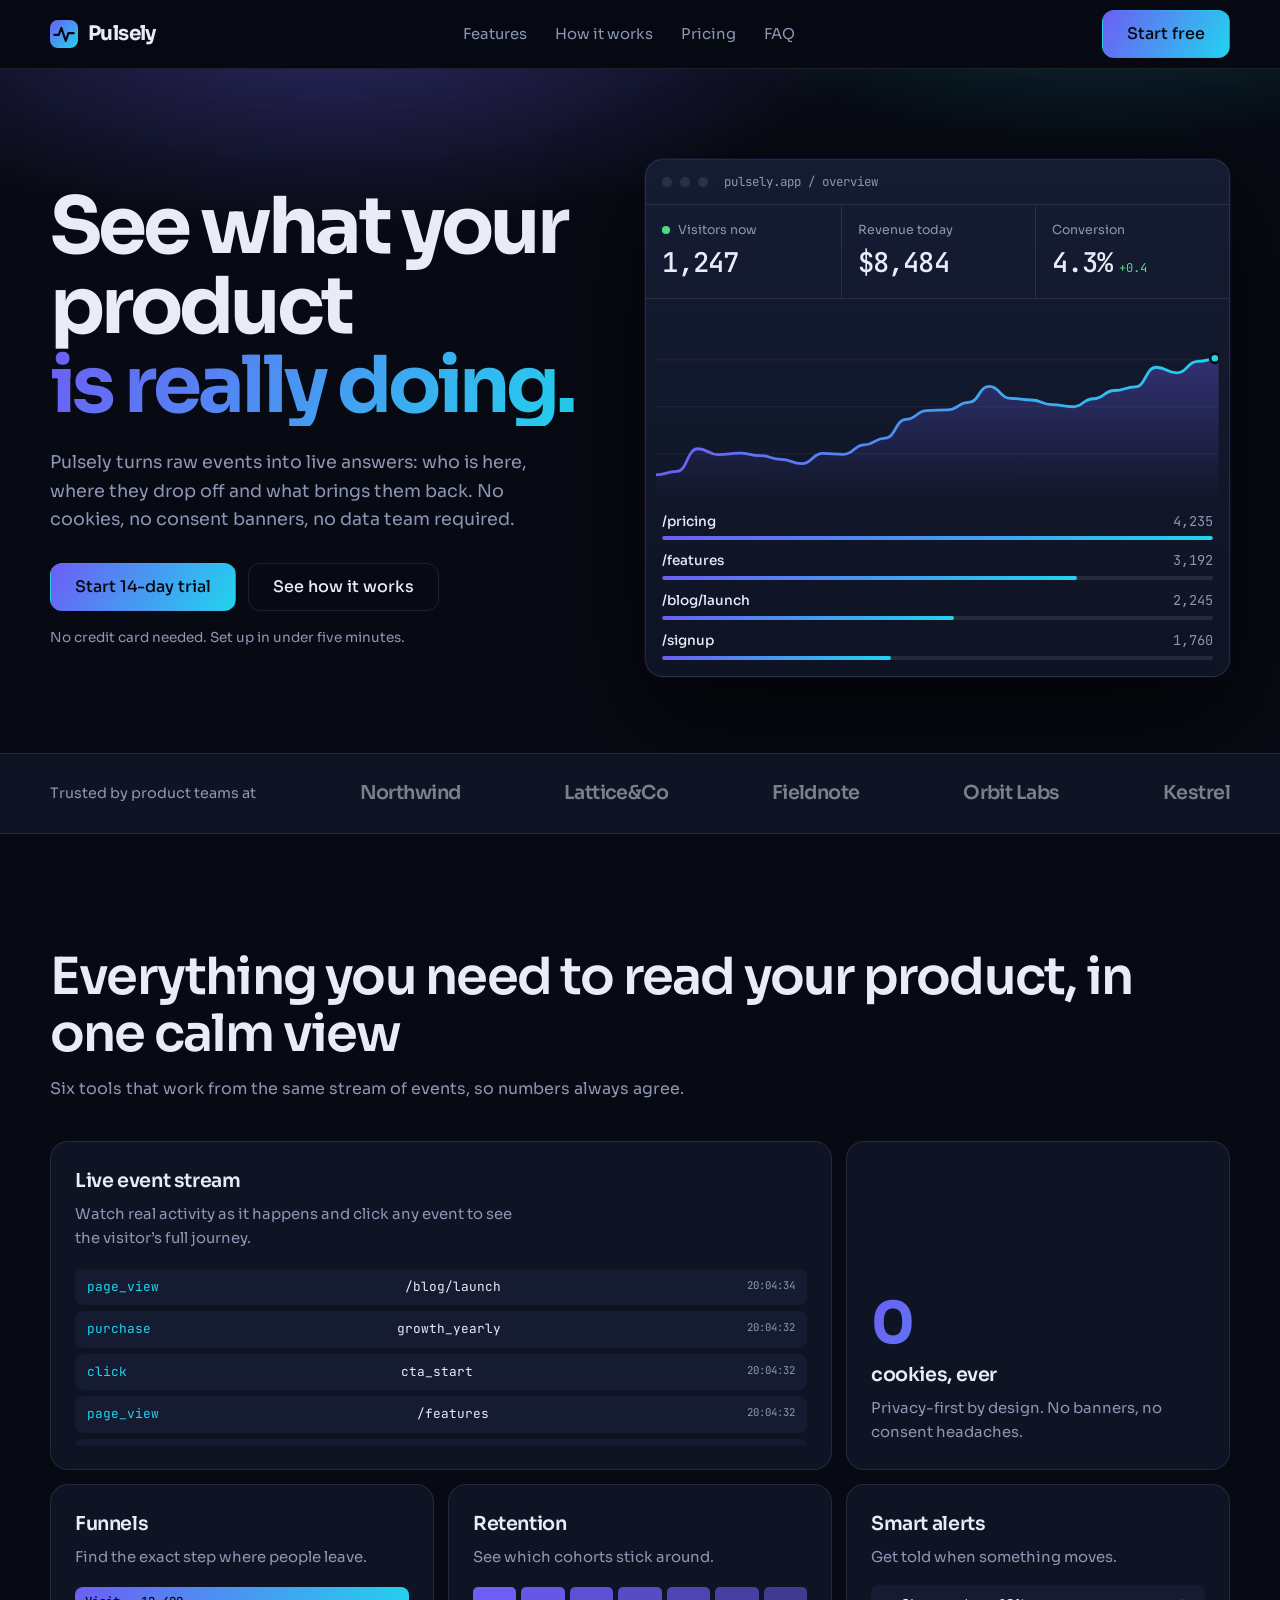
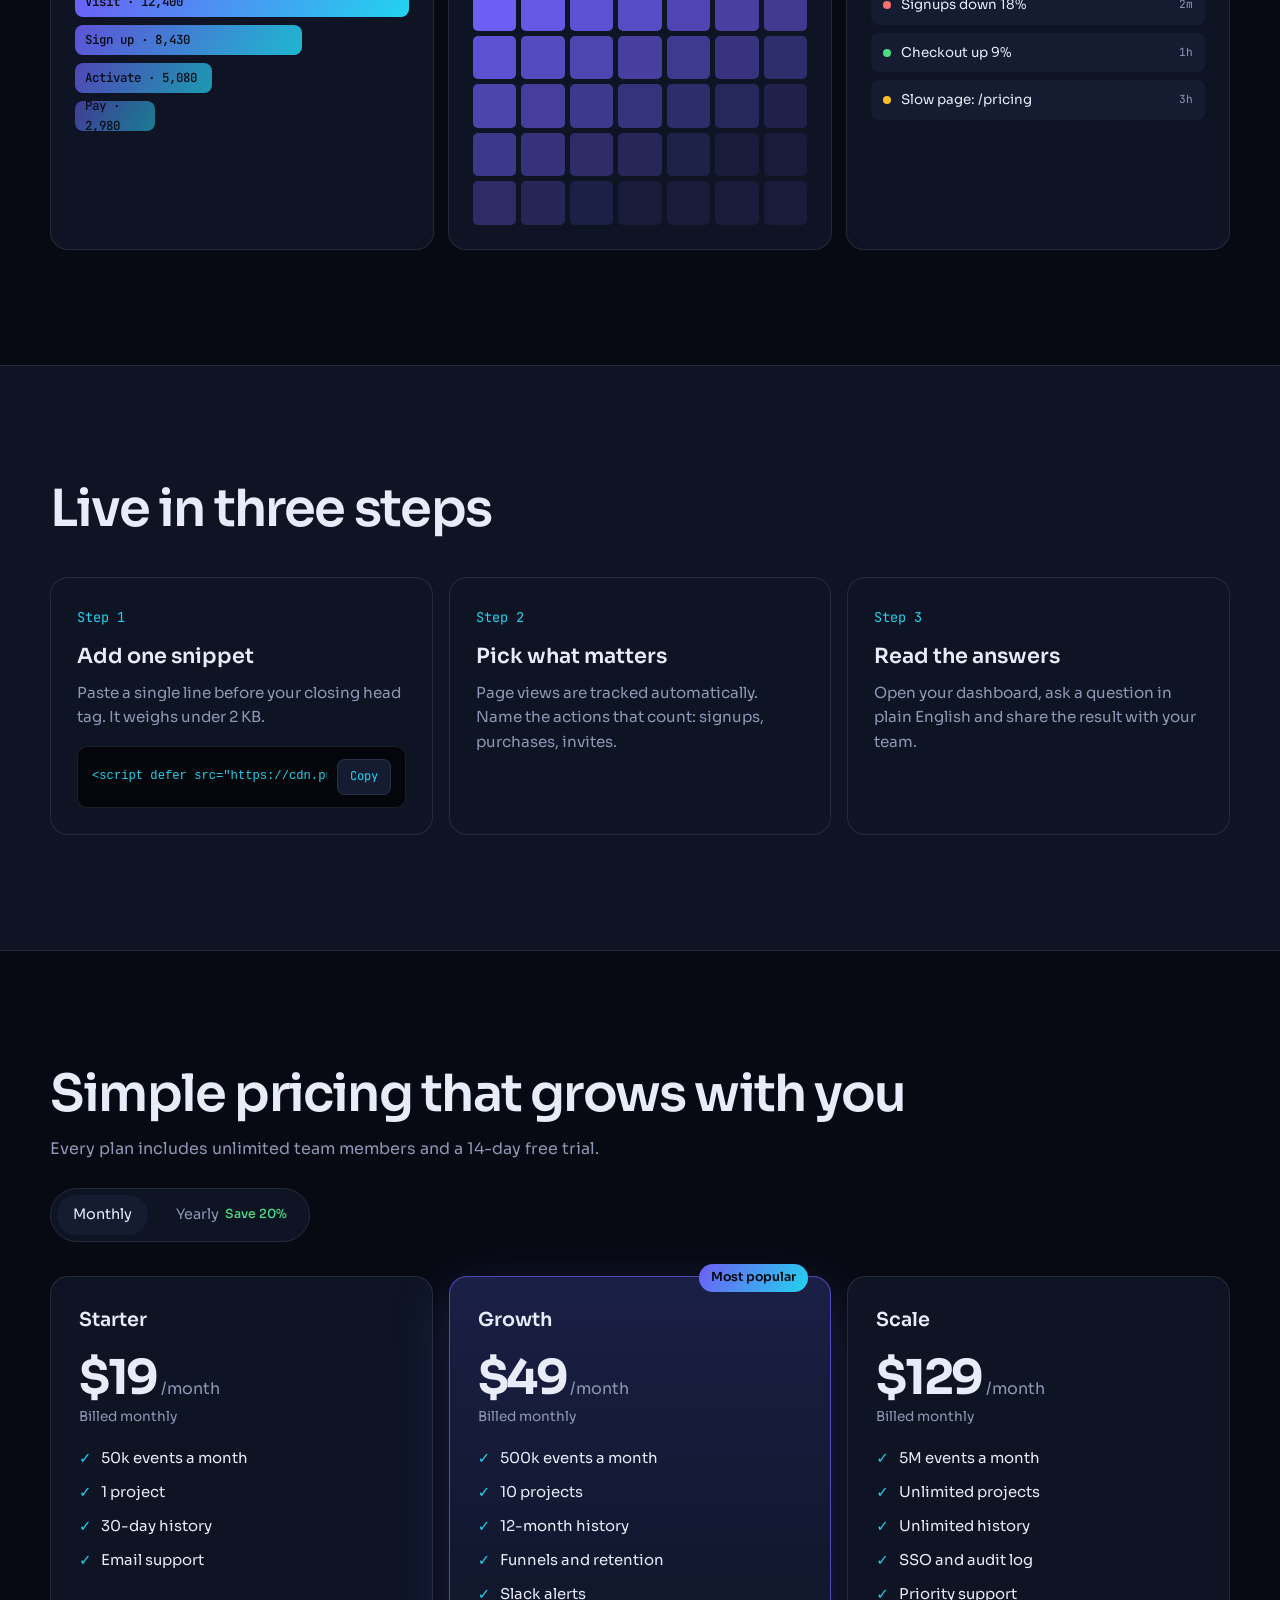
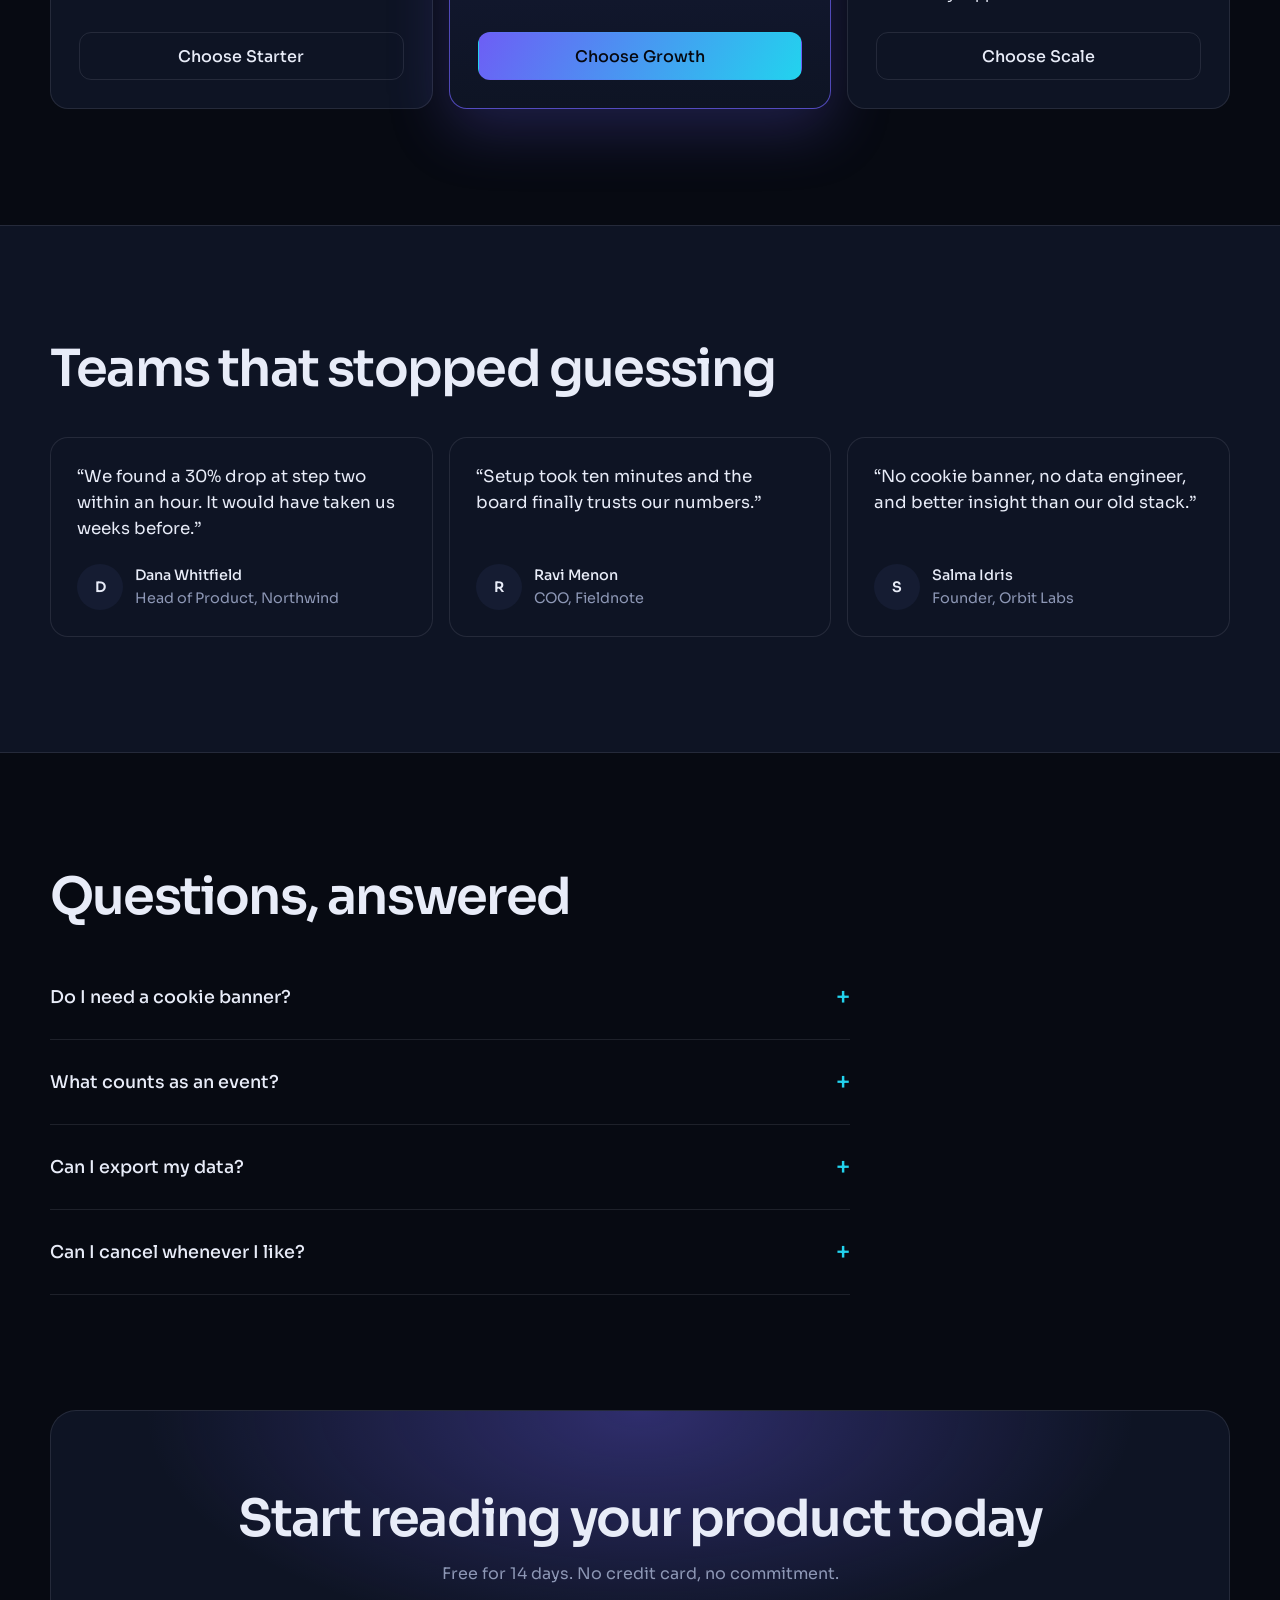
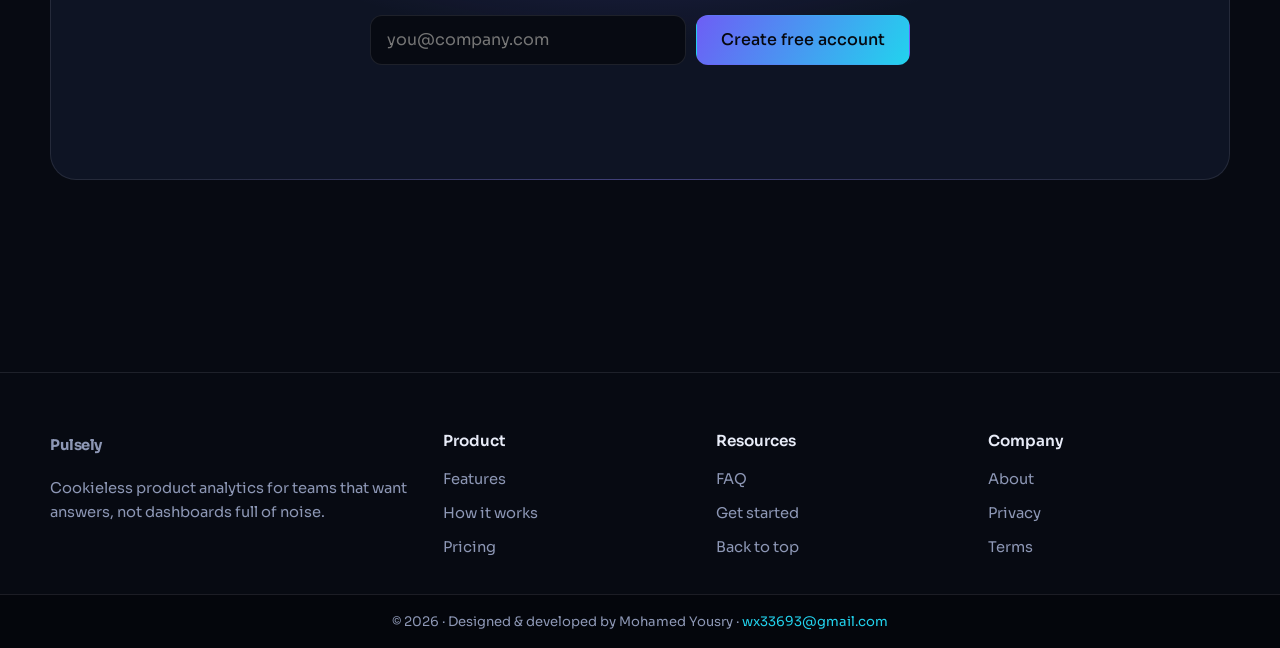
<file: works/pulsely/index.html>
<!DOCTYPE html>
<html lang="en">
<head>
<meta charset="utf-8">
<meta name="viewport" content="width=device-width, initial-scale=1, viewport-fit=cover">
<title>Pulsely – Product analytics that answers back</title>
<meta name="description" content="Pulsely is cookieless product analytics. See live activity, funnels and retention in one calm dashboard.">
<link rel="preconnect" href="https://fonts.googleapis.com">
<link rel="preconnect" href="https://fonts.gstatic.com" crossorigin>
<link href="https://fonts.googleapis.com/css2?family=JetBrains+Mono:wght@400;500&family=Sora:wght@400;500;600;700&display=swap" rel="stylesheet">
<style>
:root{--bg:#070A12;--s:#0E1424;--s2:#151C32;--v:#6D5EF5;--c:#22D3EE;--t:#E8ECF8;--m:#8d97b5;--l:rgba(232,236,248,.1);--g:linear-gradient(120deg,#6D5EF5,#22D3EE);--sans:Sora,system-ui,-apple-system,"Segoe UI",sans-serif;--mono:"JetBrains Mono",ui-monospace,Menlo,monospace;color-scheme:dark;box-sizing:border-box;padding-top:env(safe-area-inset-top,0px);padding-bottom:env(safe-area-inset-bottom,0px)}
html{scroll-behavior:smooth;scroll-padding-top:calc(76px + env(safe-area-inset-top,0px));background:var(--bg)}
*,*::before,*::after{box-sizing:inherit}
body{margin:0;background:var(--bg);color:var(--t);font:400 16px/1.6 var(--sans);-webkit-font-smoothing:antialiased;overflow-x:hidden}
svg,img{display:block;max-width:100%}
a{color:inherit}
button{font:inherit;color:inherit;cursor:pointer}
:focus-visible{outline:2px solid var(--c);outline-offset:3px}
.wrap{width:min(1180px,100% - 40px);margin-inline:auto}
section{padding:clamp(60px,9vw,120px) 0}
h2{font-size:clamp(1.9rem,5.2vw,3.2rem);line-height:1.1;letter-spacing:-.035em;font-weight:600;margin:0}
.sub{color:var(--m);max-width:54ch;margin:14px 0 0}
.mono{font-family:var(--mono)}
.btn{display:inline-flex;align-items:center;justify-content:center;gap:8px;min-height:48px;padding:0 24px;border-radius:12px;border:1px solid transparent;font-weight:500;text-decoration:none;background:var(--g);color:#06080f;transition:transform .2s,box-shadow .2s}
.btn:hover{transform:translateY(-2px);box-shadow:0 10px 30px rgba(109,94,245,.4)}
.btn.ghost{background:transparent;color:var(--t);border-color:var(--l)}
.btn.ghost:hover{border-color:var(--c);box-shadow:none}
header{position:sticky;top:env(safe-area-inset-top,0px);z-index:40;background:rgba(7,10,18,.82);backdrop-filter:blur(14px);border-bottom:1px solid var(--l)}
.nav{display:flex;align-items:center;justify-content:space-between;height:68px;gap:16px}
.logo{display:flex;align-items:center;gap:10px;font-weight:700;font-size:1.25rem;text-decoration:none;letter-spacing:-.03em}
.logo svg{width:28px;height:28px}
nav ul{display:flex;gap:28px;list-style:none;margin:0;padding:0}
nav a{text-decoration:none;color:var(--m);font-size:.93rem;padding:6px 0;transition:color .2s}
nav a:hover,nav a.on{color:var(--t)}
.na{display:flex;gap:10px;align-items:center}
.mb{display:none;width:44px;height:44px;border-radius:12px;border:1px solid var(--l);background:none;place-items:center}
.mb svg{width:20px;height:20px;stroke:currentColor;stroke-width:1.8;fill:none}
@media(max-width:860px){
.mb{display:grid}.na .btn{display:none}
nav{position:fixed;inset:calc(68px + env(safe-area-inset-top,0px)) 0 auto 0;background:var(--s);border-bottom:1px solid var(--l);padding:8px 20px 22px;transform:translateY(-130%);visibility:hidden;transition:transform .3s;z-index:-1}
nav.open{transform:none;visibility:visible}
nav ul{flex-direction:column;gap:0}
nav a{display:block;padding:15px 0;font-size:1.1rem;border-bottom:1px solid var(--l)}
}
.hero{position:relative;padding:clamp(44px,7vw,90px) 0 clamp(40px,6vw,80px);overflow:hidden}
.hero::before{content:"";position:absolute;inset:-20% -10% auto;height:70%;background:radial-gradient(50% 60% at 30% 20%,rgba(109,94,245,.35),transparent 70%),radial-gradient(40% 50% at 80% 10%,rgba(34,211,238,.2),transparent 70%);pointer-events:none}
.hero .wrap{position:relative;display:grid;grid-template-columns:1fr 1.1fr;gap:clamp(30px,5vw,64px);align-items:center}
.hero h1{font-size:clamp(2.5rem,7.4vw,4.9rem);line-height:1.02;letter-spacing:-.05em;font-weight:700;margin:0}
.hero h1 span{display:block;background:var(--g);-webkit-background-clip:text;background-clip:text;color:transparent}
.hero p{color:var(--m);font-size:1.1rem;max-width:46ch;margin:22px 0 30px}
.cta{display:flex;gap:12px;flex-wrap:wrap}
.note{margin-top:16px;color:var(--m);font-size:.85rem}
@media(max-width:900px){.hero .wrap{grid-template-columns:1fr}}
.dash{background:linear-gradient(180deg,var(--s2),var(--s));border:1px solid var(--l);border-radius:18px;box-shadow:0 40px 100px rgba(0,0,0,.6),0 0 0 1px rgba(109,94,245,.12);overflow:hidden}
.dtop{display:flex;align-items:center;gap:8px;padding:12px 16px;border-bottom:1px solid var(--l);font-family:var(--mono);font-size:.78rem;color:var(--m)}
.dtop i{width:10px;height:10px;border-radius:50%;background:var(--l)}
.dtop span{margin-left:8px}
.kp{display:grid;grid-template-columns:repeat(3,1fr);border-bottom:1px solid var(--l)}
.kp div{padding:16px 16px 14px;border-left:1px solid var(--l)}
.kp div:first-child{border-left:0}
.kp small{display:block;color:var(--m);font-size:.78rem}
.kp b{font-family:var(--mono);font-weight:500;font-size:clamp(1.15rem,3.4vw,1.7rem);letter-spacing:-.03em}
.kp em{font-style:normal;font-family:var(--mono);font-size:.76rem;color:#4ade80;margin-left:6px}
.live::before{content:"";display:inline-block;width:8px;height:8px;border-radius:50%;background:#4ade80;margin-right:8px;animation:pl 1.6s infinite}
@keyframes pl{50%{opacity:.3}}
.ch{padding:14px 10px 4px}
.ch svg{width:100%;height:auto}
.ln{fill:none;stroke:url(#lg);stroke-width:3;stroke-linecap:round;stroke-dasharray:1;stroke-dashoffset:1;animation:dr 1.8s .3s cubic-bezier(.4,0,.2,1) forwards}
@keyframes dr{to{stroke-dashoffset:0}}
.pg{padding:6px 16px 16px;display:grid;gap:10px}
.pg div{display:grid;grid-template-columns:1fr auto;gap:4px 10px;font-size:.85rem}
.pg span{font-family:var(--mono);color:var(--m)}
.pg i{grid-column:1/-1;height:4px;border-radius:4px;background:var(--l);position:relative;overflow:hidden}
.pg i::after{content:"";position:absolute;inset:0;width:var(--w);background:var(--g);border-radius:4px;transition:width 1s}
.tr{padding:24px 0;border-block:1px solid var(--l);background:var(--s)}
.tr .wrap{display:flex;align-items:center;justify-content:space-between;gap:20px 34px;flex-wrap:wrap}
.tr p{margin:0;color:var(--m);font-size:.9rem}
.tr b{font-weight:600;font-size:1.2rem;color:rgba(232,236,248,.5);letter-spacing:-.03em}
.bento{display:grid;grid-template-columns:repeat(6,1fr);gap:14px;margin-top:40px}
.bx{position:relative;overflow:hidden;background:var(--s);border:1px solid var(--l);border-radius:18px;padding:24px;transition:border-color .25s}
.bx:hover{border-color:rgba(109,94,245,.6)}
.bx h3{margin:0 0 6px;font-size:1.2rem;font-weight:600;letter-spacing:-.02em}
.bx p{margin:0;color:var(--m);font-size:.93rem;max-width:40ch}
.s4{grid-column:span 4}.s2{grid-column:span 2}
@media(max-width:900px){.s4,.s2{grid-column:span 6}}
@media(min-width:620px) and (max-width:900px){.s2{grid-column:span 3}}
.ev{list-style:none;margin:18px 0 0;padding:0;display:grid;gap:6px;font-family:var(--mono);font-size:.8rem;height:176px;overflow:hidden}
.ev li{display:flex;justify-content:space-between;gap:10px;padding:8px 12px;background:var(--s2);border-radius:8px;animation:in .5s}
.ev li span{color:var(--c)}.ev li small{color:var(--m)}
@keyframes in{from{opacity:0;transform:translateY(-10px)}}
.fn{margin-top:18px;display:grid;gap:8px}
.fn div{height:30px;border-radius:8px;background:var(--g);display:flex;align-items:center;padding:0 10px;font-size:.78rem;font-family:var(--mono);color:#06080f;font-weight:500;opacity:var(--o)}
.hm{display:grid;grid-template-columns:repeat(7,1fr);gap:5px;margin-top:18px}
.hm i{aspect-ratio:1;border-radius:5px;background:var(--v);opacity:var(--o)}
.al{margin-top:16px;display:grid;gap:8px;font-size:.84rem}
.al div{display:flex;gap:10px;align-items:center;padding:9px 12px;background:var(--s2);border-radius:8px}
.al i{width:8px;height:8px;border-radius:50%;flex:none}
.al small{margin-left:auto;color:var(--m);font-family:var(--mono)}
.pv{display:flex;flex-direction:column;justify-content:flex-end;min-height:230px}
.pv .ph{position:absolute;inset:0;width:100%;height:100%;object-fit:cover;opacity:.22;filter:saturate(.5)}
.pv>*{position:relative}
.pv strong{font-size:3.6rem;font-weight:700;letter-spacing:-.05em;line-height:1;background:var(--g);-webkit-background-clip:text;background-clip:text;color:transparent}
.steps{display:grid;grid-template-columns:repeat(3,1fr);gap:16px;margin-top:40px}
.st{padding:26px;background:var(--s);border:1px solid var(--l);border-radius:18px}
.st .n{font-family:var(--mono);color:var(--c);font-size:.85rem}
.st h3{margin:10px 0 8px;font-size:1.3rem;font-weight:600}
.st p{margin:0;color:var(--m);font-size:.95rem}
@media(max-width:860px){.steps{grid-template-columns:minmax(0,1fr)}}.st{min-width:0}.code{min-width:0}.code code{min-width:0;overflow-wrap:anywhere;word-break:break-all}
.code{margin-top:16px;background:#04060c;border:1px solid var(--l);border-radius:10px;padding:12px 14px;font-family:var(--mono);font-size:.76rem;color:var(--c);display:flex;gap:10px;align-items:center;justify-content:space-between}
.code code{overflow:auto;white-space:nowrap;scrollbar-width:none}
.code button{flex:none;min-height:36px;padding:0 12px;border-radius:8px;border:1px solid var(--l);background:var(--s2);font-size:.76rem}
.code button:hover{border-color:var(--c)}
.tg{display:inline-flex;align-items:center;gap:12px;margin-top:26px;padding:6px;border:1px solid var(--l);border-radius:40px;background:var(--s)}
.tg span{padding:8px 16px;border-radius:30px;font-size:.9rem;color:var(--m);cursor:pointer;min-height:40px;display:flex;align-items:center}
.tg span.on{background:var(--s2);color:var(--t)}
.tg b{font-weight:500;color:#4ade80;font-size:.78rem;margin-left:6px}
.tg button{display:none}
.pl{display:grid;grid-template-columns:repeat(3,1fr);gap:16px;margin-top:34px;align-items:stretch}
.pc{position:relative;padding:28px;background:var(--s);border:1px solid var(--l);border-radius:18px;display:flex;flex-direction:column}
.pc.hot{background:linear-gradient(180deg,#1a1f45,var(--s));border-color:rgba(109,94,245,.7);box-shadow:0 20px 60px rgba(109,94,245,.25)}
.pc h3{margin:0;font-size:1.2rem;font-weight:600}
.tag{position:absolute;top:-13px;right:22px;background:var(--g);color:#06080f;font-size:.78rem;font-weight:600;padding:4px 12px;border-radius:20px}
.pr{margin:18px 0 4px;font-size:3rem;font-weight:700;letter-spacing:-.05em;line-height:1}
.pr small{font-size:1rem;font-weight:400;color:var(--m);letter-spacing:0}
.bl{color:var(--m);font-size:.85rem;min-height:1.4em;margin:0 0 20px}
.pc ul{list-style:none;margin:0 0 26px;padding:0;display:grid;gap:10px;font-size:.93rem}
.pc li{display:flex;gap:10px}
.pc li::before{content:"✓";color:var(--c)}
.pc .btn{margin-top:auto}
@media(max-width:900px){.pl{grid-template-columns:1fr}}
.rv3{display:grid;grid-template-columns:repeat(3,1fr);gap:16px;margin-top:40px}
blockquote{margin:0;padding:26px;background:var(--s);border:1px solid var(--l);border-radius:18px;display:flex;flex-direction:column;gap:22px;justify-content:space-between}
blockquote p{margin:0;font-size:1.05rem;line-height:1.55}
.who{display:flex;align-items:center;gap:12px;font-size:.9rem}
.who b{display:block;font-weight:500}
.who span{color:var(--m)}
.av{width:46px;height:46px;border-radius:50%;overflow:hidden;background:var(--s2);display:grid;place-items:center;flex:none;font-weight:600}
.av .ph{width:100%;height:100%;object-fit:cover}
@media(max-width:860px){.rv3{grid-template-columns:1fr}}
.faq{max-width:800px;margin-top:30px}
details{border-bottom:1px solid var(--l)}
summary{list-style:none;cursor:pointer;display:flex;justify-content:space-between;align-items:center;gap:16px;padding:20px 0;font-size:1.1rem;font-weight:500;min-height:44px}
summary::-webkit-details-marker{display:none}
summary::after{content:"+";color:var(--c);font-size:1.5rem;transition:transform .25s}
details[open] summary::after{transform:rotate(45deg)}
details p{margin:0 0 22px;color:var(--m);max-width:64ch}
.fin{text-align:center;position:relative;overflow:hidden;border:1px solid var(--l);border-radius:26px;padding:clamp(40px,7vw,80px) 22px;background:radial-gradient(60% 90% at 50% 0,rgba(109,94,245,.35),transparent 70%),var(--s)}
.fin .sub{margin-inline:auto}
.fin form{display:flex;gap:10px;justify-content:center;flex-wrap:wrap;margin:28px auto 0;max-width:540px}
.fin input{flex:1 1 250px;font:inherit;color:var(--t);background:var(--bg);border:1px solid var(--l);border-radius:12px;min-height:50px;padding:0 16px}
.fin input:focus{border-color:var(--c);outline:0}
.msg{min-height:1.5em;margin-top:12px;font-size:.92rem;color:#4ade80}
.msg.err{color:#ff8f8f}
footer.main{border-top:1px solid var(--l);padding:56px 0 30px;margin-top:clamp(40px,6vw,80px)}
.fg{display:grid;grid-template-columns:1.5fr repeat(3,1fr);gap:30px}
@media(max-width:700px){.fg{grid-template-columns:1fr 1fr}.fg>div:first-child{grid-column:1/-1}}
.fg h4{margin:0 0 10px;font-weight:600;font-size:.95rem}
.fg a{display:block;color:var(--m);text-decoration:none;padding:5px 0;font-size:.92rem}
.fg a:hover{color:var(--c)}
.fg p{color:var(--m);max-width:34ch;font-size:.92rem}
.soc{display:flex;gap:8px;margin-top:14px}
.fg .soc a{width:44px;height:44px;display:grid;place-items:center;border:1px solid var(--l);border-radius:12px;padding:0}
.soc svg{width:20px;height:20px;fill:none;stroke:currentColor;stroke-width:1.6;stroke-linecap:round;stroke-linejoin:round}
.credit{background:#04060c;border-top:1px solid var(--l);text-align:center;padding:16px 20px;font-size:.82rem;color:var(--m)}
.credit a{color:var(--c);text-decoration:none}
.credit a:hover{text-decoration:underline}
.rv{opacity:0;transform:translateY(20px);transition:opacity .7s,transform .7s}
.rv.in{opacity:1;transform:none}
@media(prefers-reduced-motion:reduce){*{animation:none!important;transition:none!important;scroll-behavior:auto!important}.ln{stroke-dashoffset:0}.rv{opacity:1;transform:none}}
</style>
</head>
<body>
<header>
<div class="wrap nav">
<a class="logo" href="#top" aria-label="Pulsely home"><svg viewBox="0 0 32 32"><defs><linearGradient id="lgo" x1="0" y1="0" x2="1" y2="1"><stop stop-color="#6D5EF5"/><stop offset="1" stop-color="#22D3EE"/></linearGradient></defs><rect width="32" height="32" rx="9" fill="url(#lgo)"/><path d="M5 17h5l3-8 5 15 3-9h6" fill="none" stroke="#06080f" stroke-width="2.4" stroke-linecap="round" stroke-linejoin="round"/></svg>Pulsely</a>
<nav id="nav" aria-label="Main"><ul><li><a href="#features">Features</a></li><li><a href="#how">How it works</a></li><li><a href="#pricing">Pricing</a></li><li><a href="#faq">FAQ</a></li></ul></nav>
<div class="na"><a class="btn" href="#start">Start free</a><button class="mb" id="mb" aria-label="Menu" aria-expanded="false"><svg viewBox="0 0 24 24"><path d="M4 8h16M4 16h16"/></svg></button></div>
</div>
</header>

<main id="top">
<section class="hero">
<div class="wrap">
<div>
<h1>See what your product <span>is really doing.</span></h1>
<p>Pulsely turns raw events into live answers: who is here, where they drop off and what brings them back. No cookies, no consent banners, no data team required.</p>
<div class="cta"><a class="btn" href="#start">Start 14-day trial</a><a class="btn ghost" href="#features">See how it works</a></div>
<div class="note">No credit card needed. Set up in under five minutes.</div>
</div>
<div class="dash" role="img" aria-label="Live Pulsely dashboard showing visitors, revenue and top pages">
<div class="dtop"><i></i><i></i><i></i><span>pulsely.app / overview</span></div>
<div class="kp"><div><small class="live">Visitors now</small><b id="k1">1,284</b></div><div><small>Revenue today</small><b id="k2">$8,420</b></div><div><small>Conversion</small><b id="k3">4.2%</b><em id="k3d">+0.3</em></div></div>
<div class="ch"><svg viewBox="0 0 600 200" preserveAspectRatio="none"><defs><linearGradient id="lg" x1="0" x2="1"><stop stop-color="#6D5EF5"/><stop offset="1" stop-color="#22D3EE"/></linearGradient><linearGradient id="ag" x1="0" x2="0" y1="0" y2="1"><stop stop-color="#6D5EF5" stop-opacity=".35"/><stop offset="1" stop-color="#6D5EF5" stop-opacity="0"/></linearGradient></defs><g stroke="rgba(232,236,248,.07)"><path d="M0 50H600M0 100H600M0 150H600"/></g><path id="ar" fill="url(#ag)"/><path id="ln" class="ln" pathLength="1"/><circle id="dt" r="5" fill="#22D3EE" stroke="#070A12" stroke-width="3"/></svg></div>
<div class="pg" id="pg"></div>
</div>
</div>
</section>

<div class="tr"><div class="wrap"><p>Trusted by product teams at</p><b>Northwind</b><b>Lattice&amp;Co</b><b>Fieldnote</b><b>Orbit Labs</b><b>Kestrel</b></div></div>

<section id="features">
<div class="wrap">
<h2>Everything you need to read your product, in one calm view</h2>
<p class="sub">Six tools that work from the same stream of events, so numbers always agree.</p>
<div class="bento">
<div class="bx s4 rv"><h3>Live event stream</h3><p>Watch real activity as it happens and click any event to see the visitor’s full journey.</p><ul class="ev" id="ev" aria-live="off"></ul></div>
<div class="bx s2 pv rv"><div id="pvi"></div><strong>0</strong><h3 style="margin-top:8px">cookies, ever</h3><p>Privacy-first by design. No banners, no consent headaches.</p></div>
<div class="bx s2 rv"><h3>Funnels</h3><p>Find the exact step where people leave.</p><div class="fn"><div style="width:100%;--o:1">Visit · 12,400</div><div style="width:68%;--o:.85">Sign up · 8,430</div><div style="width:41%;--o:.7">Activate · 5,080</div><div style="width:24%;--o:.55">Pay · 2,980</div></div></div>
<div class="bx s2 rv"><h3>Retention</h3><p>See which cohorts stick around.</p><div class="hm" id="hm" aria-hidden="true"></div></div>
<div class="bx s2 rv"><h3>Smart alerts</h3><p>Get told when something moves.</p><div class="al"><div><i style="background:#f87171"></i>Signups down 18%<small>2m</small></div><div><i style="background:#4ade80"></i>Checkout up 9%<small>1h</small></div><div><i style="background:#fbbf24"></i>Slow page: /pricing<small>3h</small></div></div></div>
</div>
</div>
</section>

<section id="how" style="background:var(--s);border-block:1px solid var(--l)">
<div class="wrap">
<h2>Live in three steps</h2>
<div class="steps">
<div class="st rv"><span class="n">Step 1</span><h3>Add one snippet</h3><p>Paste a single line before your closing head tag. It weighs under 2 KB.</p><div class="code"><code id="cd">&lt;script defer src="https://cdn.pulsely.app/p.js"&gt;&lt;/script&gt;</code><button id="cp" type="button">Copy</button></div></div>
<div class="st rv"><span class="n">Step 2</span><h3>Pick what matters</h3><p>Page views are tracked automatically. Name the actions that count: signups, purchases, invites.</p></div>
<div class="st rv"><span class="n">Step 3</span><h3>Read the answers</h3><p>Open your dashboard, ask a question in plain English and share the result with your team.</p></div>
</div>
</div>
</section>

<section id="pricing">
<div class="wrap">
<h2>Simple pricing that grows with you</h2>
<p class="sub">Every plan includes unlimited team members and a 14-day free trial.</p>
<div class="tg" role="group" aria-label="Billing period"><span id="bm" class="on" role="button" tabindex="0">Monthly</span><span id="by" role="button" tabindex="0">Yearly <b>Save 20%</b></span></div>
<div class="pl" id="pl"></div>
</div>
</section>

<section style="background:var(--s);border-block:1px solid var(--l)">
<div class="wrap">
<h2>Teams that stopped guessing</h2>
<div class="rv3" id="rv3"></div>
</div>
</section>

<section id="faq">
<div class="wrap">
<h2>Questions, answered</h2>
<div class="faq">
<details><summary>Do I need a cookie banner?</summary><p>No. Pulsely does not use cookies or store personal data, so in most regions you can skip the banner.</p></details>
<details><summary>What counts as an event?</summary><p>Any page view or action you track. Plans are based on events per month, and we warn you before you reach your limit.</p></details>
<details><summary>Can I export my data?</summary><p>Yes. Export raw events as CSV at any time, or send them to your warehouse on the Scale plan.</p></details>
<details><summary>Can I cancel whenever I like?</summary><p>Yes. Cancel in two clicks from your billing page. Yearly plans are refunded pro rata within 30 days.</p></details>
</div>
</div>
</section>

<section id="start" style="padding-top:0">
<div class="wrap"><div class="fin">
<h2>Start reading your product today</h2>
<p class="sub" id="sel">Free for 14 days. No credit card, no commitment.</p>
<form id="sf" novalidate><label for="em" style="position:absolute;left:-9999px">Work email</label><input id="em" type="email" placeholder="you@company.com" autocomplete="email"><button class="btn" type="submit">Create free account</button></form>
<div class="msg" id="msg" role="status"></div>
</div></div>
</section>
</main>

<footer class="main">
<div class="wrap fg">
<div><a class="logo" href="#top">Pulsely</a><p>Cookieless product analytics for teams that want answers, not dashboards full of noise.</p>
<div class="soc"></div></div>
<div><h4>Product</h4><a href="#features">Features</a><a href="#how">How it works</a><a href="#pricing">Pricing</a></div>
<div><h4>Resources</h4><a href="#faq">FAQ</a><a href="#start">Get started</a><a href="#top">Back to top</a></div>
<div><h4>Company</h4><a href="#top">About</a><a href="#top">Privacy</a><a href="#top">Terms</a></div>
</div>
</footer>
<div class="credit">© 2026 · Designed &amp; developed by Mohamed Yousry · <a href="mailto:wx33693@gmail.com">wx33693@gmail.com</a></div>

<script>
const $=s=>document.querySelector(s),$$=s=>[...document.querySelectorAll(s)];
// IMAGE SLOTS: DEFAULT_IMG fills every image slot; set img on a testimonial to override.
const DEFAULT_IMG="";
const fmt=n=>Math.round(n).toLocaleString("en-US");
const rnd=(a,b)=>a+Math.random()*(b-a);
const calm=matchMedia("(prefers-reduced-motion:reduce)").matches;
$("#mb").onclick=function(){const o=$("#nav").classList.toggle("open");this.setAttribute("aria-expanded",o)};
document.addEventListener("click",e=>{const a=e.target.closest("nav a");if(a){$("#nav").classList.remove("open");$("#mb").setAttribute("aria-expanded","false")}});
// live chart
const W=600,H=200,N=28;let V=[...Array(N)].map((_,i)=>60+i*2.4+Math.sin(i/2)*10+rnd(-6,6));
const pts=v=>{const mx=Math.max(...v)*1.12,mn=Math.min(...v)*.88;return v.map((y,i)=>[i*W/(N-1),H-12-(y-mn)/(mx-mn)*(H-30)])};
const curve=p=>{let d=`M${p[0][0]} ${p[0][1]}`;for(let i=1;i<p.length;i++){const a=p[i-1],b=p[i],m=(a[0]+b[0])/2;d+=`C${m} ${a[1]} ${m} ${b[1]} ${b[0]} ${b[1]}`}return d};
function draw(){const p=pts(V),d=curve(p);$("#ln").setAttribute("d",d);$("#ar").setAttribute("d",d+`L${W} ${H}L0 ${H}Z`);const l=p[p.length-1];$("#dt").setAttribute("cx",l[0]-4);$("#dt").setAttribute("cy",l[1])}
draw();
const PG=[["/pricing",4210],["/features",3180],["/blog/launch",2240],["/signup",1760]];
function pages(){const mx=Math.max(...PG.map(x=>x[1]));$("#pg").innerHTML=PG.map(x=>`<div><b style="font-weight:500">${x[0]}</b><span>${fmt(x[1])}</span><i style="--w:${x[1]/mx*100}%"></i></div>`).join("")}
pages();
let k1=1284,k2=8420,k3=4.2;
if(!calm)setInterval(()=>{
 V.shift();V.push(Math.max(30,V[V.length-1]+rnd(-9,12)));draw();
 k1=Math.max(900,k1+rnd(-40,48));k2+=rnd(10,90);k3=Math.min(6,Math.max(3,k3+rnd(-.08,.1)));
 $("#k1").textContent=fmt(k1);$("#k2").textContent="$"+fmt(k2);$("#k3").textContent=k3.toFixed(1)+"%";$("#k3d").textContent=(k3>=4.2?"+":"")+(k3-3.9).toFixed(1);
 PG.forEach(x=>x[1]+=Math.round(rnd(0,26)));pages();
},1600);
// event stream
const EV=[["page_view","/pricing"],["signup","free_trial"],["page_view","/features"],["click","cta_start"],["purchase","growth_yearly"],["page_view","/blog/launch"],["invite","teammate"]];
const evUl=$("#ev");let ei=0;
function addEv(){const e=EV[ei++%EV.length],li=document.createElement("li");li.innerHTML=`<span>${e[0]}</span><b style="font-weight:400">${e[1]}</b><small>${new Date().toLocaleTimeString("en-US",{hour12:false})}</small>`;evUl.prepend(li);while(evUl.children.length>5)evUl.lastChild.remove()}
for(let i=0;i<5;i++)addEv();
if(!calm)setInterval(addEv,1800);
// heatmap
$("#hm").innerHTML=[...Array(35)].map((_,i)=>{const r=Math.floor(i/7),c=i%7;return `<i style="--o:${Math.max(.1,1-r*.17-c*.08).toFixed(2)}"></i>`}).join("");
// privacy tile image slot
if(DEFAULT_IMG)$("#pvi").innerHTML=`<img class="ph" src="${DEFAULT_IMG}" alt="" loading="lazy">`;
// copy
$("#cp").onclick=async function(){const t=$("#cd").textContent;try{await navigator.clipboard.writeText(t);this.textContent="Copied"}catch(e){const r=document.createRange();r.selectNodeContents($("#cd"));const s=getSelection();s.removeAllRanges();s.addRange(r);this.textContent="Press copy"}setTimeout(()=>this.textContent="Copy",1800)};
// pricing
const PL=[{n:"Starter",p:19,e:"50k events a month",f:["1 project","30-day history","Email support"]},{n:"Growth",p:49,e:"500k events a month",hot:1,f:["10 projects","12-month history","Funnels and retention","Slack alerts"]},{n:"Scale",p:129,e:"5M events a month",f:["Unlimited projects","Unlimited history","SSO and audit log","Priority support"]}];
let yearly=false,plan="Growth";
function plans(){$("#pl").innerHTML=PL.map(x=>{const m=yearly?Math.round(x.p*.8):x.p;return `<div class="pc${x.hot?" hot":""}">${x.hot?'<span class="tag">Most popular</span>':""}<h3>${x.n}</h3><div class="pr">$${m}<small> /month</small></div><p class="bl">${yearly?"Billed $"+fmt(m*12)+" yearly":"Billed monthly"}</p><ul><li>${x.e}</li>${x.f.map(f=>`<li>${f}</li>`).join("")}</ul><a class="btn${x.hot?"":" ghost"}" href="#start" data-p="${x.n}">Choose ${x.n}</a></div>`}).join("")}
plans();
function per(y){yearly=y;$("#bm").classList.toggle("on",!y);$("#by").classList.toggle("on",y);plans()}
[["#bm",false],["#by",true]].forEach(([s,v])=>{const el=$(s);el.onclick=()=>per(v);el.onkeydown=e=>{if(e.key=="Enter"||e.key==" "){e.preventDefault();per(v)}}});
document.addEventListener("click",e=>{const a=e.target.closest("[data-p]");if(a){plan=a.dataset.p;$("#sel").textContent=`You chose ${plan}, billed ${yearly?"yearly":"monthly"}. Free for 14 days.`}});
// testimonials
const T=[["We found a 30% drop at step two within an hour. It would have taken us weeks before.","Dana Whitfield","Head of Product, Northwind"],["Setup took ten minutes and the board finally trusts our numbers.","Ravi Menon","COO, Fieldnote"],["No cookie banner, no data engineer, and better insight than our old stack.","Salma Idris","Founder, Orbit Labs"]];
$("#rv3").innerHTML=T.map((t,i)=>`<blockquote class="rv"><p>“${t[0]}”</p><div class="who"><div class="av">${DEFAULT_IMG?`<img class="ph" src="${DEFAULT_IMG}" alt="" loading="lazy" style="object-position:${[25,55,80][i]}% ${[30,60,45][i]}%">`:t[1][0]}</div><div><b>${t[1]}</b><span>${t[2]}</span></div></div></blockquote>`).join("");
// signup
$("#sf").onsubmit=e=>{e.preventDefault();const v=$("#em").value.trim(),m=$("#msg");
 if(!/^[^\s@]+@[^\s@]+\.[^\s@]{2,}$/.test(v)){m.className="msg err";m.textContent="Enter a valid work email, for example you@company.com.";$("#em").focus();return}
 m.className="msg";m.textContent="Check your inbox. We sent a link to finish setting up "+v+".";e.target.reset()};
// reveal
const io=new IntersectionObserver(es=>es.forEach(x=>{if(x.isIntersecting){x.target.classList.add("in");io.unobserve(x.target)}}),{threshold:.15});
$$(".rv").forEach(x=>io.observe(x));
const links=$$("nav a");$$("main section[id]").forEach(s=>new IntersectionObserver(es=>es.forEach(x=>{if(x.isIntersecting)links.forEach(a=>a.classList.toggle("on",a.getAttribute("href")=="#"+x.target.id))}),{rootMargin:"-45% 0px -50% 0px"}).observe(s));
</script>
</body>
</html>
</file>
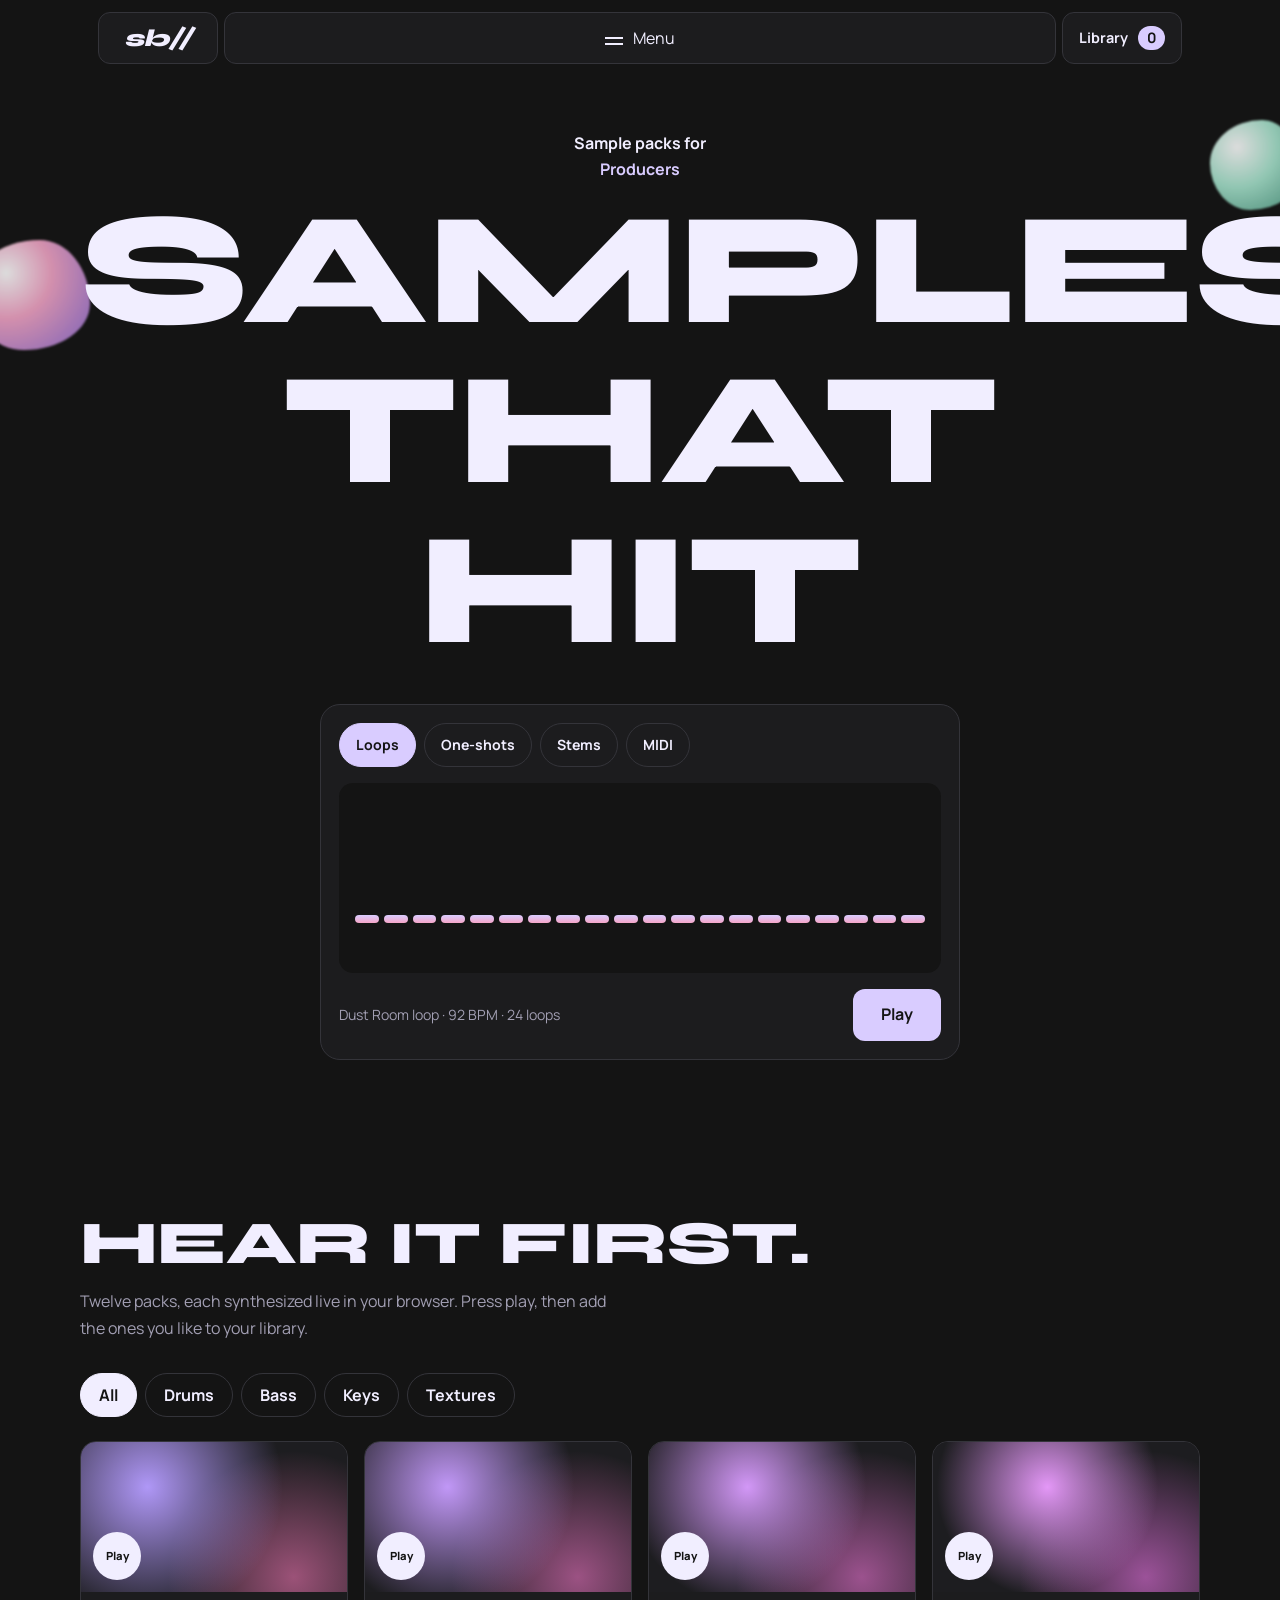
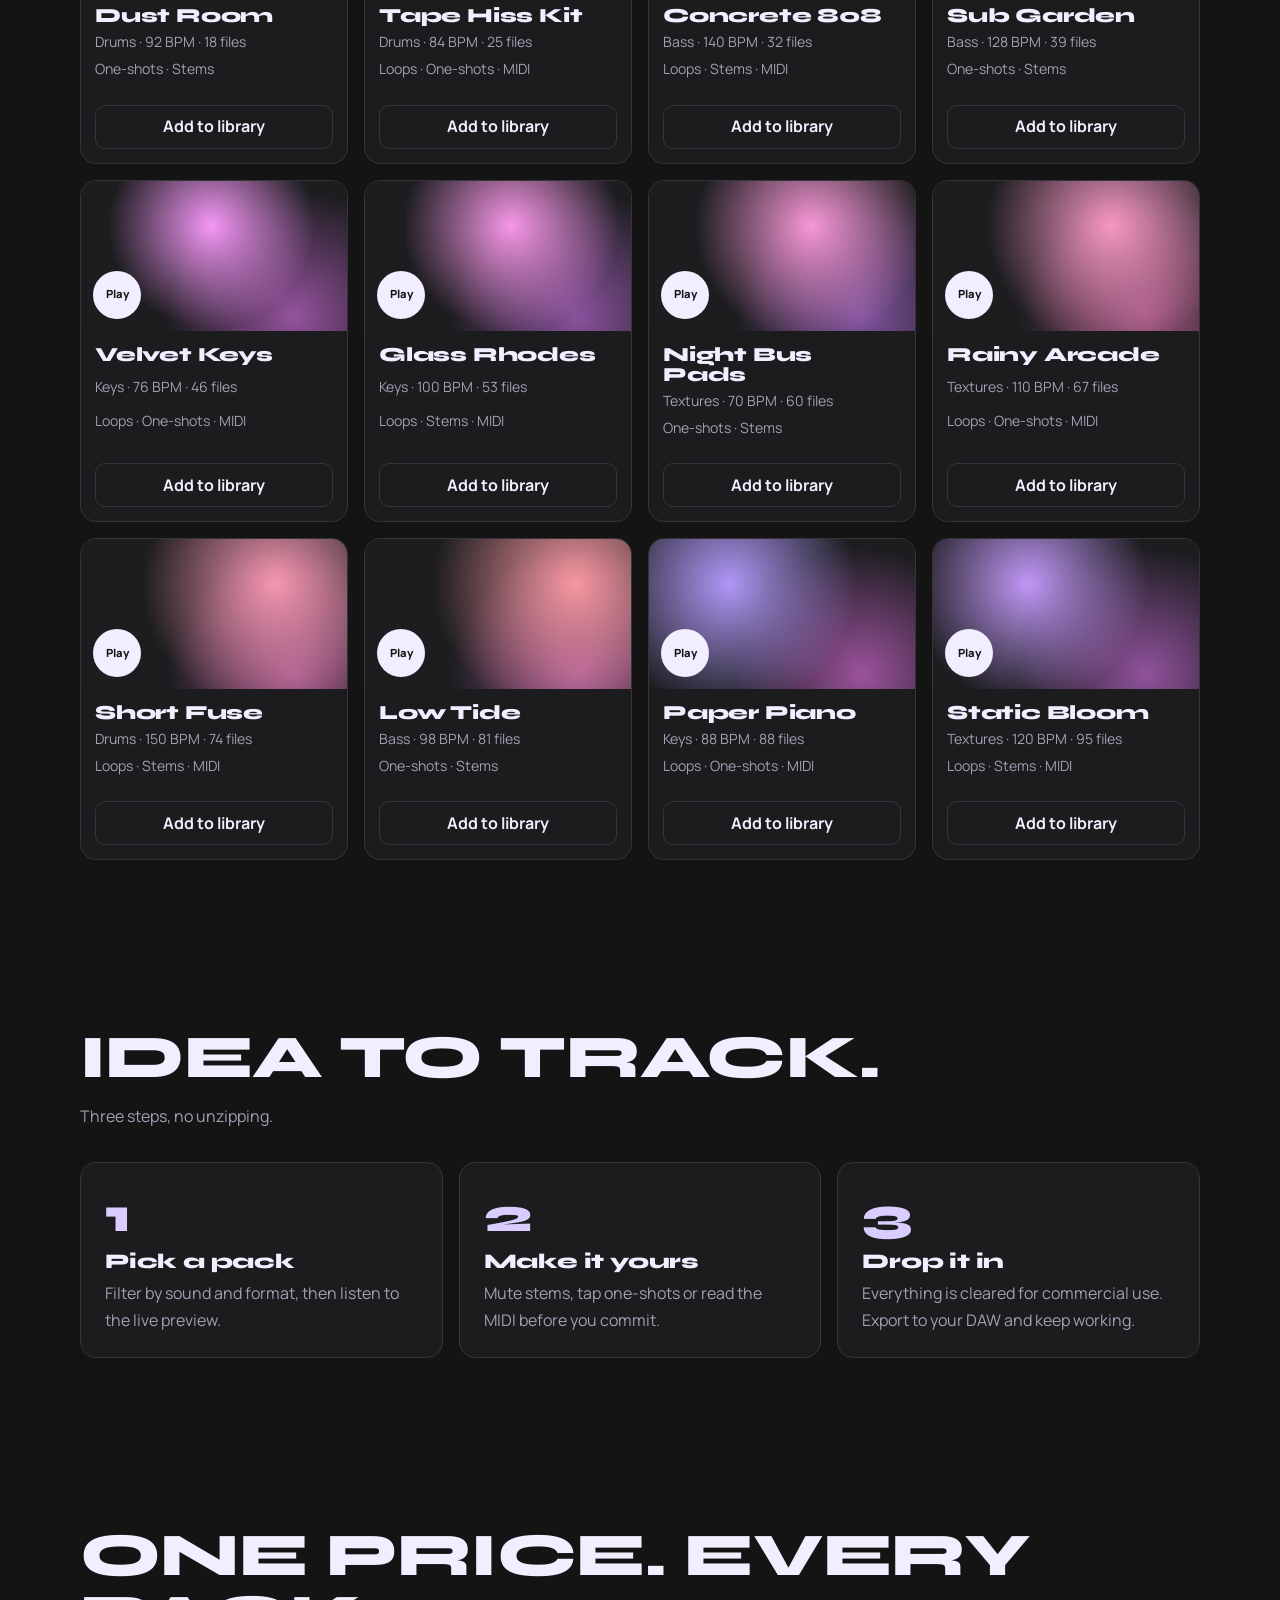
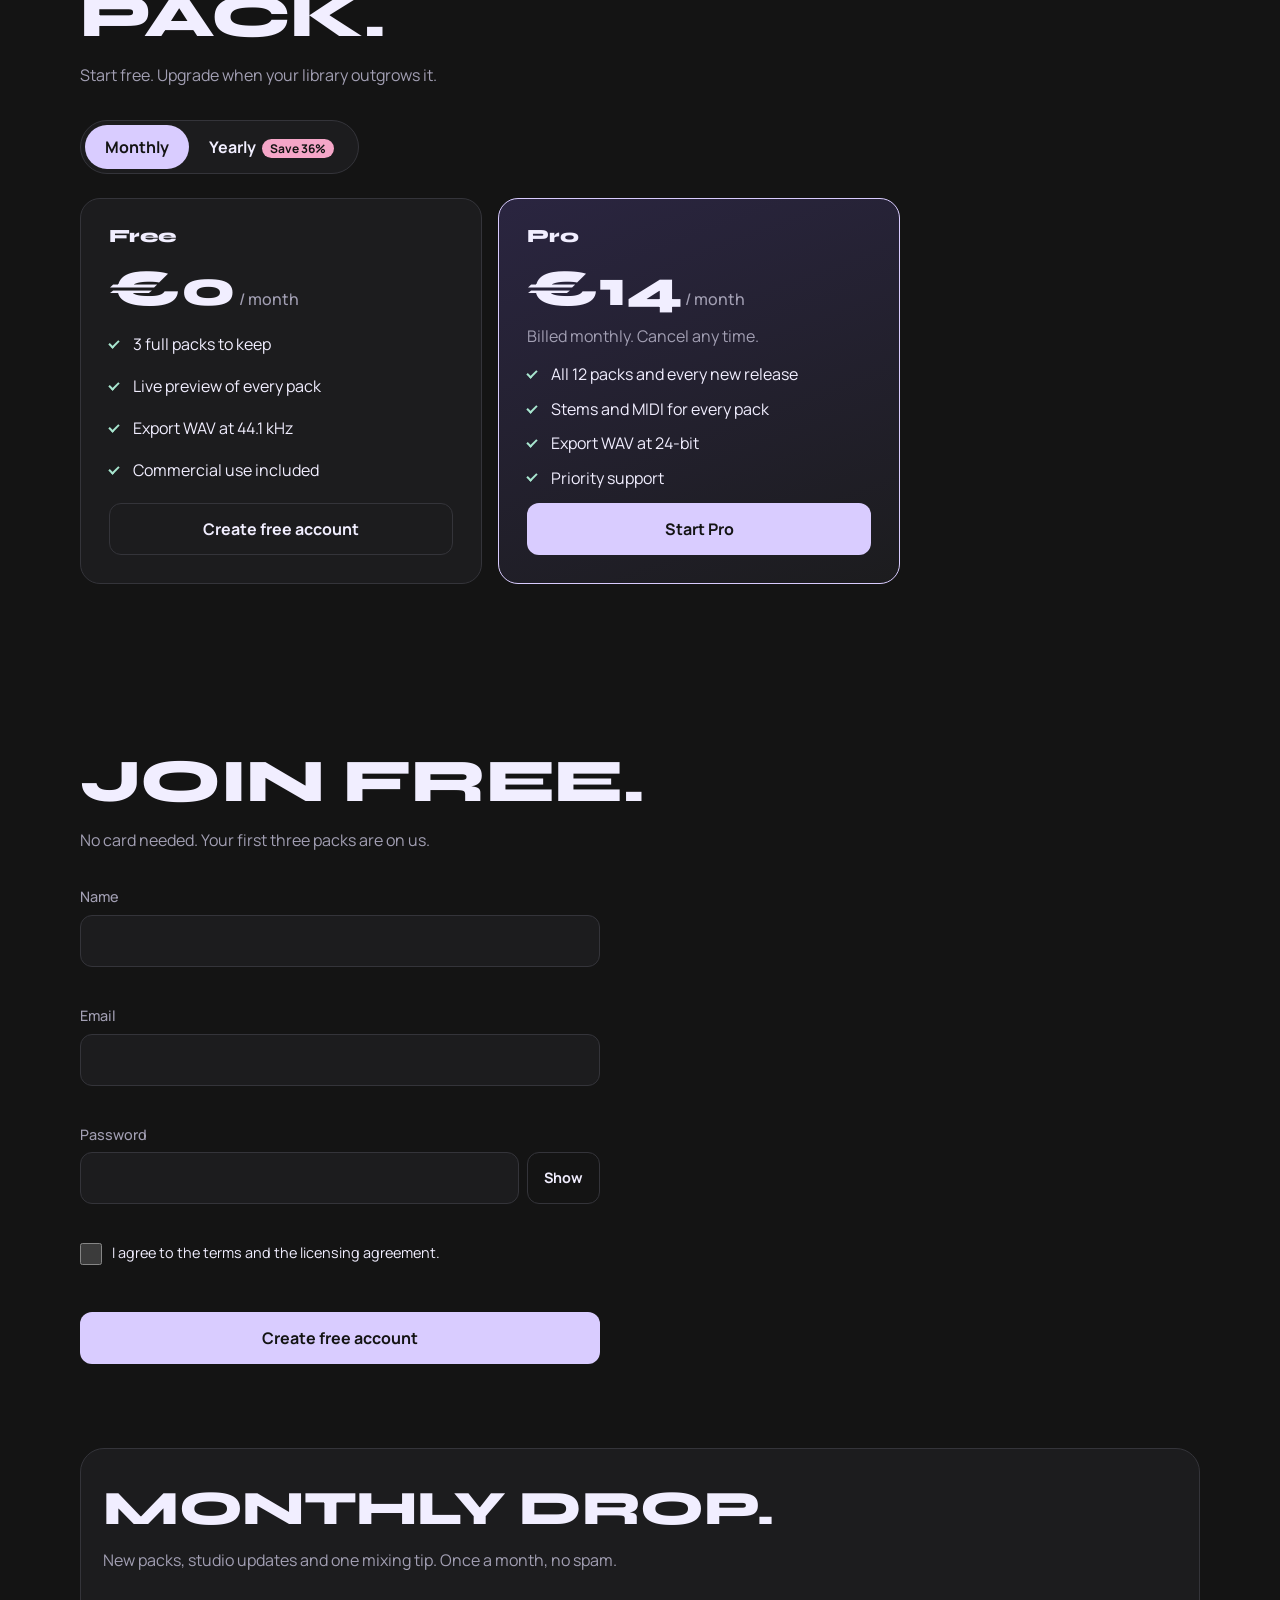
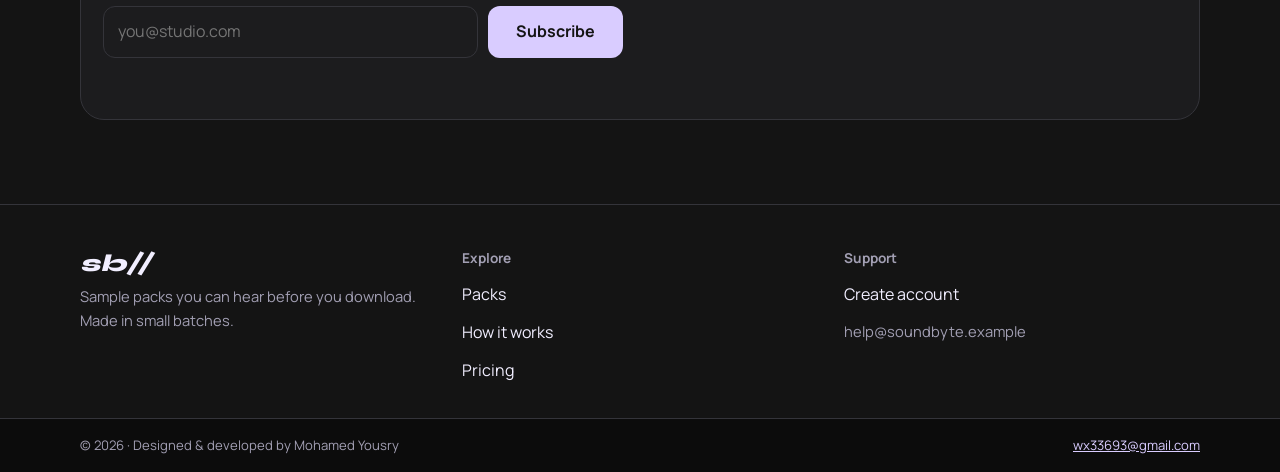
<file: works/soundbyte/index.html>
<!DOCTYPE html>
<html lang="en">
<head>
<meta charset="utf-8">
<meta name="viewport" content="width=device-width, initial-scale=1, viewport-fit=cover">
<title>Soundbyte: Sample packs you can hear before you download</title>
<meta name="description" content="Loops, one-shots, stems and MIDI for producers, editors and streamers. Preview every pack live in your browser.">
<meta name="color-scheme" content="dark">
<link rel="preconnect" href="https://fonts.googleapis.com"><link rel="preconnect" href="https://fonts.gstatic.com" crossorigin>
<link href="https://fonts.googleapis.com/css2?family=Manrope:wght@400;500;700&family=Syne:wght@700;800&display=swap" rel="stylesheet">
<style>
:root{--bg:#141414;--s1:#1c1c1e;--s2:#262629;--ln:#34343a;--tx:#f1eeff;--mu:#a29fb3;--ac:#d9ccff;--pk:#f5a6c8;--mt:#a8e6cf;--hd:Syne,system-ui,sans-serif;--bd:Manrope,system-ui,sans-serif;color-scheme:dark;box-sizing:border-box;padding-top:env(safe-area-inset-top,0px)}
*,*::before,*::after{box-sizing:inherit}html{scroll-behavior:smooth;scroll-padding-top:90px;background:var(--bg)}
body{margin:0;background:var(--bg);color:var(--tx);font:400 1rem/1.65 var(--bd);overflow-x:hidden;-webkit-text-size-adjust:100%}
a{color:inherit}button,input,select{font:inherit;color:inherit}
:focus-visible{outline:2px solid var(--ac);outline-offset:3px}
.w{width:min(1120px,100% - 36px);margin-inline:auto}
section{padding:84px 0}
h1,h2,h3{font-family:var(--hd);font-weight:800;line-height:1;margin:0;letter-spacing:-.01em}
h2{font-size:clamp(2rem,7vw,3.8rem);text-transform:uppercase;margin-bottom:14px}
.lead{color:var(--mu);max-width:54ch;margin:0 0 32px}
.top{position:fixed;z-index:60;inset:0 0 auto;padding:calc(12px + env(safe-area-inset-top,0px)) 18px 0;display:flex;gap:6px;max-width:1120px;margin:auto}
.top>*{min-height:52px;background:var(--s1);border:1px solid var(--ln);border-radius:12px;display:flex;align-items:center;justify-content:center;gap:10px;text-decoration:none;cursor:pointer;transition:border-color .2s}
.top>*:hover{border-color:var(--ac)}
.lg{flex:0 0 120px;font:800 1.5rem var(--hd);font-style:italic;letter-spacing:-.04em}
.mn{flex:1}.mn i,.mn i::before{display:block;width:18px;height:2px;background:var(--tx);position:relative}.mn i::before{content:"";top:6px}
.lb{flex:0 0 auto;padding:0 16px;font-weight:700;font-size:.9rem}.lb b{background:var(--ac);color:#141414;border-radius:99px;padding:0 9px;min-width:26px;text-align:center}
#ov{position:fixed;inset:0;z-index:55;background:rgba(20,20,20,.97);display:none;flex-direction:column;justify-content:center;padding:90px 28px}
#ov.open{display:flex}#ov a{font:800 clamp(2.2rem,9vw,4rem) var(--hd);text-transform:uppercase;text-decoration:none;padding:8px 0;min-height:56px;border-bottom:1px solid var(--ln)}#ov a:hover{color:var(--ac)}
.btn{display:inline-flex;align-items:center;justify-content:center;min-height:52px;padding:0 28px;border-radius:12px;background:var(--ac);color:#141414;border:0;font-weight:700;cursor:pointer;text-decoration:none;transition:transform .15s,background .2s}
.btn:hover{background:#fff}.btn:active{transform:scale(.98)}.btn.g{background:none;color:var(--tx);border:1px solid var(--ln)}.btn.g:hover{background:var(--s2)}
#hero{padding:130px 0 70px;position:relative;overflow:hidden;text-align:center}
.bl{position:absolute;border-radius:58% 42% 55% 45%/48% 58% 42% 52%;background:radial-gradient(circle at 30% 30%,#fff,var(--pk) 40%,#8f6fd6);filter:blur(1px);opacity:.85;animation:fl 9s ease-in-out infinite}
.b1{width:120px;height:110px;left:-30px;top:240px}.b2{width:90px;height:90px;right:-20px;top:120px;animation-delay:-4s;background:radial-gradient(circle at 30% 30%,#fff,var(--mt) 45%,#4f9c85)}
@keyframes fl{50%{transform:translateY(-22px) rotate(12deg)}}
.pre{font-weight:700;margin:0;position:relative}.pre b{display:block;color:var(--ac);height:1.7em;overflow:hidden}#rw{display:block;transition:transform .4s,opacity .4s}#rw.o{transform:translateY(-100%);opacity:0}
#hero h1{font-size:clamp(3.2rem,14.5vw,10rem);text-transform:uppercase;margin:6px 0 34px;position:relative}
.cd{position:relative;background:var(--s1);border:1px solid var(--ln);border-radius:20px;max-width:640px;margin:auto;padding:18px;text-align:left}
.ch{display:flex;gap:8px;flex-wrap:wrap}
.ch button{min-height:44px;padding:0 16px;border-radius:99px;border:1px solid var(--ln);background:none;cursor:pointer;font-weight:700;font-size:.88rem;transition:.2s}
.ch button:hover{border-color:var(--ac)}.ch button[aria-pressed=true]{background:var(--ac);border-color:var(--ac);color:#141414}
#hv{min-height:190px;margin:16px 0;background:var(--bg);border-radius:14px;padding:16px;display:flex;flex-direction:column;justify-content:center;gap:12px}
.vz{display:flex;align-items:flex-end;gap:5px;height:90px}.vz i{flex:1;background:linear-gradient(var(--ac),var(--pk));border-radius:4px;height:8%;transition:height .08s}
.pads{display:grid;grid-template-columns:repeat(4,1fr);gap:8px}.pads button{aspect-ratio:1.4;min-height:48px;border-radius:10px;background:var(--s2);border:1px solid var(--ln);cursor:pointer;font-size:.8rem;font-weight:700}.pads button:active,.pads button.h{background:var(--ac);color:#141414}
.rl{display:grid;grid-template-columns:repeat(16,1fr);gap:2px}.rl i{aspect-ratio:1;background:var(--s2);border-radius:3px}.rl i.n{background:var(--mu)}.rl i.c{background:#3a3550}.rl i.n.c{background:var(--ac)}
.cp{margin:0;color:var(--mu);font-size:.88rem}
.cr2{display:flex;gap:12px;align-items:center;justify-content:space-between;flex-wrap:wrap}
.tabs{display:flex;gap:8px;flex-wrap:wrap;margin-bottom:24px}.tabs button{min-height:44px;padding:0 18px;border-radius:99px;border:1px solid var(--ln);background:none;cursor:pointer;font-weight:700}.tabs button[aria-pressed=true]{background:var(--tx);color:#141414;border-color:var(--tx)}
.gr{display:grid;gap:16px;grid-template-columns:repeat(auto-fill,minmax(250px,1fr))}
.pk{background:var(--s1);border:1px solid var(--ln);border-radius:16px;overflow:hidden;display:flex;flex-direction:column}
.art{height:150px;position:relative;display:flex;align-items:flex-end;padding:12px}
.pl{width:48px;height:48px;border-radius:50%;border:0;background:var(--tx);color:#141414;cursor:pointer;display:grid;place-items:center;font-weight:800;font-size:.7rem}.pl[aria-pressed=true]{background:var(--ac)}
.pb{padding:14px;display:grid;gap:4px;flex:1}.pb h3{font-size:1.25rem}.pb p{margin:0;color:var(--mu);font-size:.88rem}
.ad{margin:10px 14px 14px;min-height:44px;border-radius:10px;border:1px solid var(--ln);background:none;cursor:pointer;font-weight:700;transition:.2s}.ad:hover{border-color:var(--ac)}.ad[aria-pressed=true]{background:var(--ac);color:#141414;border-color:var(--ac)}
.hw{display:grid;gap:16px;grid-template-columns:repeat(auto-fit,minmax(240px,1fr))}.hw div{background:var(--s1);border:1px solid var(--ln);border-radius:16px;padding:24px}.hw b{font:800 3rem var(--hd);color:var(--ac)}.hw h3{font-size:1.3rem;margin:8px 0}.hw p{margin:0;color:var(--mu)}
.tg{display:inline-flex;background:var(--s1);border:1px solid var(--ln);border-radius:99px;padding:4px;margin-bottom:24px}.tg button{min-height:44px;padding:0 20px;border-radius:99px;border:0;background:none;cursor:pointer;font-weight:700}.tg button[aria-pressed=true]{background:var(--ac);color:#141414}.tg em{font-style:normal;background:var(--pk);color:#141414;border-radius:99px;padding:1px 8px;font-size:.75rem;margin-left:6px}
.pr{display:grid;gap:16px;grid-template-columns:repeat(auto-fit,minmax(280px,1fr));max-width:820px}
.pc{background:var(--s1);border:1px solid var(--ln);border-radius:20px;padding:28px;display:flex;flex-direction:column;gap:12px}.pc.hi{border-color:var(--ac);background:linear-gradient(160deg,#2a2540,var(--s1))}
.pc .pp{font:800 3.2rem var(--hd)}.pc .pp small{font:500 1rem var(--bd);color:var(--mu)}.pc ul{list-style:none;margin:0;padding:0;display:grid;gap:8px;flex:1}.pc li{padding-left:24px;position:relative}.pc li::before{content:"";position:absolute;left:0;top:.55em;width:10px;height:6px;border-left:2px solid var(--mt);border-bottom:2px solid var(--mt);transform:rotate(-45deg)}
.fm{display:grid;gap:16px;max-width:520px}label{display:grid;gap:6px;font-size:.9rem;font-weight:500}label span.t{color:var(--mu)}
input:not([type=checkbox]){width:100%;min-height:52px;padding:0 14px;background:var(--s1);border:1px solid var(--ln);border-radius:12px}input:focus{border-color:var(--ac);outline:0}
.pw{display:flex;gap:8px}.pw .btn{padding:0 16px;min-height:52px}.ck{display:flex!important;grid-template-columns:none;gap:10px;align-items:flex-start;font-weight:400}.ck input{width:22px;height:22px;margin:2px 0 0;accent-color:#d9ccff;flex:none}
.er{color:var(--pk);font-size:.85rem;min-height:1.1em}[aria-invalid=true]{border-color:var(--pk)!important}
.ok{background:var(--s1);border:1px solid var(--mt);border-radius:16px;padding:24px;max-width:520px}
.nw{background:var(--s1);border-radius:24px;padding:36px 22px;position:relative;overflow:hidden;border:1px solid var(--ln)}
.nw form{display:flex;gap:10px;flex-wrap:wrap;max-width:520px}.nw input{flex:1 1 220px}
footer{border-top:1px solid var(--ln);padding:44px 0 28px}.fg{display:grid;gap:26px;grid-template-columns:repeat(auto-fit,minmax(170px,1fr))}
footer h4{margin:0 0 8px;font:700 .85rem var(--bd);color:var(--mu)}footer a{display:block;text-decoration:none;padding:6px 0;min-height:36px}footer a:hover{color:var(--ac)}footer p{color:var(--mu);margin:6px 0 0;font-size:.92rem}
.cr{background:#0c0c0c;border-top:1px solid var(--ln);padding:16px 0 calc(16px + env(safe-area-inset-bottom,0px));font-size:.82rem;color:var(--mu)}.cr .w{display:flex;flex-wrap:wrap;gap:6px 18px;justify-content:space-between}.cr a{color:var(--ac)}
.rv{opacity:0;transform:translateY(16px);transition:.6s}.rv.in{opacity:1;transform:none}
@media(prefers-reduced-motion:reduce){html{scroll-behavior:auto}*{transition:none!important;animation:none!important}.rv{opacity:1;transform:none}}
</style>
</head>
<body>
<div class="top"><a class="lg" href="#top" aria-label="Soundbyte home">sb//</a><button class="mn" id="mb" aria-expanded="false" aria-controls="ov"><i></i><span>Menu</span></button><a class="lb" href="#packs" aria-live="polite">Library <b id="lc">0</b></a></div>
<nav id="ov" aria-label="Main"><a href="#packs">Packs</a><a href="#how">How it works</a><a href="#pricing">Pricing</a><a href="#join">Join free</a></nav>
<main id="top">
<section id="hero"><div class="bl b1"></div><div class="bl b2"></div><div class="w">
<p class="pre">Sample packs for <b><span id="rw">Producers</span></b></p>
<h1>Samples that hit</h1>
<div class="cd"><div class="ch" id="fc" role="group" aria-label="Pack format"></div>
<div id="hv"></div>
<div class="cr2"><p class="cp" id="hc"></p><button class="btn" id="hp" data-pl="hero"><span>Play</span></button></div></div>
</div></section>

<section id="packs"><div class="w">
<h2 class="rv">Hear it first.</h2><p class="lead rv">Twelve packs, each synthesized live in your browser. Press play, then add the ones you like to your library.</p>
<div class="tabs" id="tc" role="group" aria-label="Filter packs"></div><div class="gr" id="gr"></div>
</div></section>

<section id="how"><div class="w">
<h2 class="rv">Idea to track.</h2><p class="lead rv">Three steps, no unzipping.</p>
<div class="hw rv"><div><b>1</b><h3>Pick a pack</h3><p>Filter by sound and format, then listen to the live preview.</p></div><div><b>2</b><h3>Make it yours</h3><p>Mute stems, tap one-shots or read the MIDI before you commit.</p></div><div><b>3</b><h3>Drop it in</h3><p>Everything is cleared for commercial use. Export to your DAW and keep working.</p></div></div>
</div></section>

<section id="pricing"><div class="w">
<h2 class="rv">One price. Every pack.</h2><p class="lead rv">Start free. Upgrade when your library outgrows it.</p>
<div class="tg" role="group" aria-label="Billing period"><button id="bm" aria-pressed="true">Monthly</button><button id="by" aria-pressed="false">Yearly<em>Save 36%</em></button></div>
<div class="pr">
<div class="pc"><h3>Free</h3><div class="pp">€0<small> / month</small></div><ul><li>3 full packs to keep</li><li>Live preview of every pack</li><li>Export WAV at 44.1 kHz</li><li>Commercial use included</li></ul><a class="btn g" href="#join">Create free account</a></div>
<div class="pc hi"><h3>Pro</h3><div class="pp" id="pp">€14<small> / month</small></div><p id="pn" style="margin:-8px 0 0;color:var(--mu)">Billed monthly. Cancel any time.</p><ul><li>All 12 packs and every new release</li><li>Stems and MIDI for every pack</li><li>Export WAV at 24-bit</li><li>Priority support</li></ul><a class="btn" href="#join">Start Pro</a></div>
</div></div></section>

<section id="join"><div class="w">
<h2 class="rv">Join free.</h2><p class="lead rv">No card needed. Your first three packs are on us.</p>
<form class="fm" id="fm" novalidate>
<label><span class="t">Name</span><input name="n" autocomplete="name"><span class="er" data-e="n"></span></label>
<label><span class="t">Email</span><input name="e" type="email" autocomplete="email"><span class="er" data-e="e"></span></label>
<label><span class="t">Password</span><span class="pw"><input name="p" id="pi" type="password" autocomplete="new-password" aria-describedby="pe"><button class="btn g" type="button" id="ps" aria-pressed="false">Show</button></span><span class="er" id="pe" data-e="p"></span></label>
<label class="ck"><input type="checkbox" name="t"><span>I agree to the terms and the licensing agreement.</span></label><span class="er" data-e="t"></span>
<button class="btn" type="submit">Create free account</button></form>
<div class="ok" id="ok" role="status" hidden><h3>You’re in.</h3><p style="margin:8px 0 0;color:var(--mu)">Welcome, <b id="on"></b>. Check <b id="oe"></b> to confirm your email and unlock your three free packs.</p></div>
</div></section>

<section style="padding-top:0"><div class="w"><div class="nw"><h2 style="font-size:clamp(1.8rem,6vw,3rem)">Monthly drop.</h2><p class="lead">New packs, studio updates and one mixing tip. Once a month, no spam.</p>
<form id="nf" novalidate><input name="e" type="email" placeholder="you@studio.com" aria-label="Email address" autocomplete="email"><button class="btn" type="submit">Subscribe</button><span class="er" id="ne" style="flex-basis:100%"></span></form>
<p id="no" role="status" style="color:var(--mt);font-weight:700;margin:0" hidden>Subscribed. The next drop lands in your inbox.</p></div></div></section>
</main>
<footer><div class="w fg"><div><b style="font:800 1.5rem var(--hd);font-style:italic">sb//</b><p>Sample packs you can hear before you download. Made in small batches.</p></div>
<div><h4>Explore</h4><a href="#packs">Packs</a><a href="#how">How it works</a><a href="#pricing">Pricing</a></div>
<div><h4>Support</h4><a href="#join">Create account</a><p>help@soundbyte.example</p></div></div></footer>
<div class="cr"><div class="w"><span>© 2026 · Designed &amp; developed by Mohamed Yousry</span><a href="mailto:wx33693@gmail.com">wx33693@gmail.com</a></div></div>
<script>
const $=s=>document.querySelector(s),$$=s=>[...document.querySelectorAll(s)];
const K=["x...x...x...x...","x..x..x...x..x..","x.....x..x...x.."],H=["..x...x...x...x.","xxxxxxxxxxxxxxxx","x.x.x.x.x.x.x.x."],B=["0..0..3...5..0..","0.0...3.0...5.3.","0.....5.....3.0."];
const LY={Drums:{k:1,h:1,b:0,y:0},Bass:{k:1,h:0,b:1,y:0},Keys:{k:0,h:1,b:0,y:1},Textures:{k:0,h:0,b:1,y:1}};
const P=[["Dust Room","Drums",92,45,"triangle"],["Tape Hiss Kit","Drums",84,43,"sine"],["Concrete 808","Bass",140,38,"sawtooth"],["Sub Garden","Bass",128,36,"sine"],["Velvet Keys","Keys",76,52,"triangle"],["Glass Rhodes","Keys",100,50,"sine"],["Night Bus Pads","Textures",70,47,"triangle"],["Rainy Arcade","Textures",110,48,"square"],["Short Fuse","Drums",150,40,"square"],["Low Tide","Bass",98,41,"sawtooth"],["Paper Piano","Keys",88,55,"triangle"],["Static Bloom","Textures",120,46,"sine"]].map((a,i)=>({id:"p"+i,n:a[0],c:a[1],bpm:a[2],r:a[3],w:a[4],k:K[i%3],h:H[(i+1)%3],b:B[(i+2)%3],L:{...LY[a[1]]},f:["Loops","One-shots","Stems","MIDI"].filter((_,j)=>(i+j)%3),files:18+i*7}));
const HERO={id:"hero",bpm:92,r:45,w:"triangle",k:K[0],h:H[0],b:B[0],L:{k:1,h:1,b:1,y:1}};
const SC=[0,3,5,7,10,12],fq=m=>440*2**((m-69)/12);
let X,Mg,An,NB,cur=null,tm=null,S=0,raf=0;
const ac=()=>{if(!X){X=new(window.AudioContext||window.webkitAudioContext)();Mg=X.createGain();Mg.gain.value=.7;An=X.createAnalyser();An.fftSize=64;Mg.connect(An);An.connect(X.destination);NB=X.createBuffer(1,X.sampleRate*.3,X.sampleRate);const d=NB.getChannelData(0);for(let i=0;i<d.length;i++)d[i]=Math.random()*2-1}X.state=="suspended"&&X.resume();return X};
const env=(g,t,v,d)=>{g.gain.setValueAtTime(v,t);g.gain.exponentialRampToValueAtTime(.001,t+d)};
const osc=(t,type,f0,f1,v,d)=>{const o=X.createOscillator(),g=X.createGain();o.type=type;o.frequency.setValueAtTime(f0,t);f1&&o.frequency.exponentialRampToValueAtTime(f1,t+d*.4);env(g,t,v,d);o.connect(g).connect(Mg);o.start(t);o.stop(t+d)};
const nz=(t,hp,v,d)=>{const s=X.createBufferSource(),f=X.createBiquadFilter(),g=X.createGain();s.buffer=NB;f.type="highpass";f.frequency.value=hp;env(g,t,v,d);s.connect(f).connect(g).connect(Mg);s.start(t);s.stop(t+d)};
const V={kick:t=>osc(t,"sine",150,42,1,.35),snare:t=>{nz(t,1500,.6,.16);osc(t,"triangle",190,120,.3,.12)},hat:t=>nz(t,7000,.3,.05),clap:t=>{[0,.012,.024].forEach(o=>nz(t+o,1100,.5,.08))},tom:t=>osc(t,"sine",210,90,.8,.3),perc:t=>osc(t,"square",900,500,.25,.07),bass:(t,f,w)=>{const o=X.createOscillator(),l=X.createBiquadFilter(),g=X.createGain();o.type=w;o.frequency.value=f;l.type="lowpass";l.frequency.value=520;env(g,t,.7,.4);o.connect(l).connect(g).connect(Mg);o.start(t);o.stop(t+.4)},key:(t,f)=>{[0,4].forEach(dt=>{const o=X.createOscillator(),g=X.createGain();o.type="triangle";o.frequency.value=f;o.detune.value=dt;env(g,t,.16,.9);o.connect(g).connect(Mg);o.start(t);o.stop(t+.9)})}};
const PADS=["Kick","Snare","Hat","Clap","Tom","Perc","Bass","Chord"];
function pad(i){ac();const t=X.currentTime+.01,r=fq(HERO.r);[()=>V.kick(t),()=>V.snare(t),()=>V.hat(t),()=>V.clap(t),()=>V.tom(t),()=>V.perc(t),()=>V.bass(t,r,"sawtooth"),()=>[0,3,7].forEach(n=>V.key(t,fq(HERO.r+12+n)))][i]()}
function step(p){const i=S%16,t=X.currentTime+.03;if(p.L.k){p.k[i]=="x"&&V.kick(t);(i==4||i==12)&&V.snare(t)}
p.L.h&&p.h[i]=="x"&&V.hat(t);
if(p.L.b&&p.b[i]!="."){const d=+p.b[i];V.bass(t,fq(p.r+SC[d]),p.w)}
if(p.L.y&&(i==0||i==8)){[0,3,7].forEach(n=>V.key(t,fq(p.r+12+n+(i?5:0))))}
$$(".rl").forEach(g=>g.querySelectorAll("i").forEach((c,j)=>c.classList.toggle("c",j%16==i)));S++}
function stop(){clearInterval(tm);tm=null;cancelAnimationFrame(raf);cur=null;sync();vz(true)}
function play(p){ac();const same=cur==p.id;stop();if(same)return;cur=p.id;S=0;step(p);tm=setInterval(()=>step(p),60000/p.bpm/4);sync();viz()}
const PL=id=>id=="hero"?HERO:P.find(p=>p.id==id);
function sync(){$$("[data-pl]").forEach(b=>{const on=b.dataset.pl==cur;b.setAttribute("aria-pressed",on);b.querySelector("span").textContent=on?"Stop":"Play"})}
function viz(){const bars=$$(".vz i");if(!bars.length){raf=requestAnimationFrame(viz);return}const d=new Uint8Array(An.frequencyBinCount);An.getByteFrequencyData(d);bars.forEach((b,i)=>b.style.height=Math.max(8,d[i%d.length]/2.6)+"%");raf=requestAnimationFrame(viz)}
function vz(z){$$(".vz i").forEach(b=>b.style.height="8%");z&&$$(".rl i").forEach(c=>c.classList.remove("c"))}
// hero
const FM=["Loops","One-shots","Stems","MIDI"];let fmt="Loops";
const CAP={Loops:"Dust Room loop · 92 BPM · 24 loops",["One-shots"]:"Tap a pad to hear a one-shot · 96 sounds",Stems:"Mute layers while the loop plays · 4 stems",MIDI:"Bass line as MIDI · 16 steps"};
function hv(){const n=$("#hv");let h="";const vzh=`<div class="vz" aria-hidden="true">${"<i></i>".repeat(20)}</div>`;
if(fmt=="Loops")h=vzh;
if(fmt=="One-shots")h=`<div class="pads">${PADS.map((p,i)=>`<button data-pd="${i}">${p}</button>`).join("")}</div>`;
if(fmt=="Stems")h=vzh+`<div class="ch" role="group" aria-label="Stems">${[["k","Drums"],["h","Hats"],["b","Bass"],["y","Keys"]].map(([k,l])=>`<button data-st="${k}" aria-pressed="${!!HERO.L[k]}">${l}</button>`).join("")}</div>`;
if(fmt=="MIDI"){let g="";for(let r=5;r>=0;r--)for(let c=0;c<16;c++)g+=`<i class="${HERO.b[c]!="."&&+HERO.b[c]==r?"n":""}"></i>`;h=`<div class="rl" style="grid-template-columns:repeat(16,1fr)" role="img" aria-label="Piano roll of the bass line">${g}</div>`}
n.innerHTML=h;$("#hc").textContent=CAP[fmt];$("#hp").hidden=fmt=="One-shots";if(cur=="hero"&&fmt!="One-shots")viz()}
$("#fc").innerHTML=FM.map((f,i)=>`<button aria-pressed="${!i}">${f}</button>`).join("");
$("#fc").onclick=e=>{const b=e.target.closest("button");if(!b)return;fmt=b.textContent;$$("#fc button").forEach(x=>x.setAttribute("aria-pressed",x==b));hv()};
$("#hv").onclick=e=>{const p=e.target.closest("[data-pd]"),s=e.target.closest("[data-st]");if(p){pad(+p.dataset.pd);p.classList.add("h");setTimeout(()=>p.classList.remove("h"),120)}if(s){const k=s.dataset.st;HERO.L[k]=HERO.L[k]?0:1;s.setAttribute("aria-pressed",!!HERO.L[k])}};
$("#hp").onclick=()=>play(HERO);hv();
// rotating word
const W=["Producers","Editors","Streamers","Filmmakers","Podcasters"];let wi=0;
if(!matchMedia("(prefers-reduced-motion:reduce)").matches)setInterval(()=>{const r=$("#rw");r.classList.add("o");setTimeout(()=>{wi=(wi+1)%W.length;r.textContent=W[wi];r.classList.remove("o")},400)},2400);
// packs
let cat="All",lib=new Set();
const art=(p,i)=>`background:radial-gradient(circle at ${25+i*6%55}% 30%,hsl(${255+i*11%110} 85% 78%),transparent 60%),radial-gradient(circle at 80% 90%,hsl(${330-i*9%60} 80% 70%/.6),transparent 50%),#1d1d20`;
function gr(){$("#gr").innerHTML=P.filter(p=>cat=="All"||p.c==cat).map(p=>{const i=P.indexOf(p);return`<article class="pk"><div class="art" style="${art(p,i)}"><button class="pl" data-pl="${p.id}" aria-pressed="${cur==p.id}" aria-label="Play ${p.n}"><span>${cur==p.id?"Stop":"Play"}</span></button></div><div class="pb"><h3>${p.n}</h3><p>${p.c} · ${p.bpm} BPM · ${p.files} files</p><p>${p.f.join(" · ")}</p></div><button class="ad" data-ad="${p.id}" aria-pressed="${lib.has(p.id)}">${lib.has(p.id)?"In your library":"Add to library"}</button></article>`}).join("")}
$("#tc").innerHTML=["All","Drums","Bass","Keys","Textures"].map((c,i)=>`<button aria-pressed="${!i}">${c}</button>`).join("");
$("#tc").onclick=e=>{const b=e.target.closest("button");if(!b)return;cat=b.textContent;$$("#tc button").forEach(x=>x.setAttribute("aria-pressed",x==b));gr()};
document.addEventListener("click",e=>{const p=e.target.closest("[data-pl]");if(p&&p.dataset.pl!="hero")play(PL(p.dataset.pl));const a=e.target.closest("[data-ad]");if(a){const id=a.dataset.ad;lib.has(id)?lib.delete(id):lib.add(id);a.setAttribute("aria-pressed",lib.has(id));a.textContent=lib.has(id)?"In your library":"Add to library";$("#lc").textContent=lib.size}});
gr();
// menu
const ov=$("#ov"),mb=$("#mb"),tg=o=>{ov.classList.toggle("open",o);mb.setAttribute("aria-expanded",o)};
mb.onclick=()=>tg(!ov.classList.contains("open"));ov.onclick=e=>e.target.closest("a")&&tg(false);document.addEventListener("keydown",e=>e.key=="Escape"&&tg(false));
// pricing
const pr=y=>{$("#bm").setAttribute("aria-pressed",!y);$("#by").setAttribute("aria-pressed",y);$("#pp").innerHTML=y?"€9<small> / month</small>":"€14<small> / month</small>";$("#pn").textContent=y?"Billed €108 once a year. Save 36%.":"Billed monthly. Cancel any time."};
$("#bm").onclick=()=>pr(false);$("#by").onclick=()=>pr(true);
// forms
const em=v=>/^[^\s@]+@[^\s@]+\.[^\s@]{2,}$/.test(v);
const fm=$("#fm"),VL={n:f=>f.value.trim().length>1||"Enter your name.",e:f=>em(f.value)||"Enter a valid email, like you@studio.com.",p:f=>f.value.length>=8||"Use at least 8 characters.",t:f=>f.checked||"Accept the terms to continue."};
fm.onsubmit=e=>{e.preventDefault();let bad=null;for(const k in VL){const f=fm.elements[k],r=VL[k](f);fm.querySelector(`[data-e=${k}]`).textContent=r===true?"":r;f.setAttribute("aria-invalid",r!==true);if(r!==true&&!bad)bad=f}
if(bad)return bad.focus();$("#on").textContent=fm.elements.n.value.trim();$("#oe").textContent=fm.elements.e.value;fm.hidden=true;$("#ok").hidden=false};
$("#ps").onclick=()=>{const s=$("#pi").type=="password";$("#pi").type=s?"text":"password";$("#ps").textContent=s?"Hide":"Show";$("#ps").setAttribute("aria-pressed",s)};
$("#nf").onsubmit=e=>{e.preventDefault();const f=e.target.elements.e;if(!em(f.value)){$("#ne").textContent="Enter a valid email, like you@studio.com.";f.setAttribute("aria-invalid",true);return f.focus()}e.target.hidden=true;$("#no").hidden=false};
const ro=new IntersectionObserver(es=>es.forEach(e=>{if(e.isIntersecting){e.target.classList.add("in");ro.unobserve(e.target)}}),{threshold:.1});$$(".rv").forEach(x=>ro.observe(x));
</script>
</body>
</html>
</file>
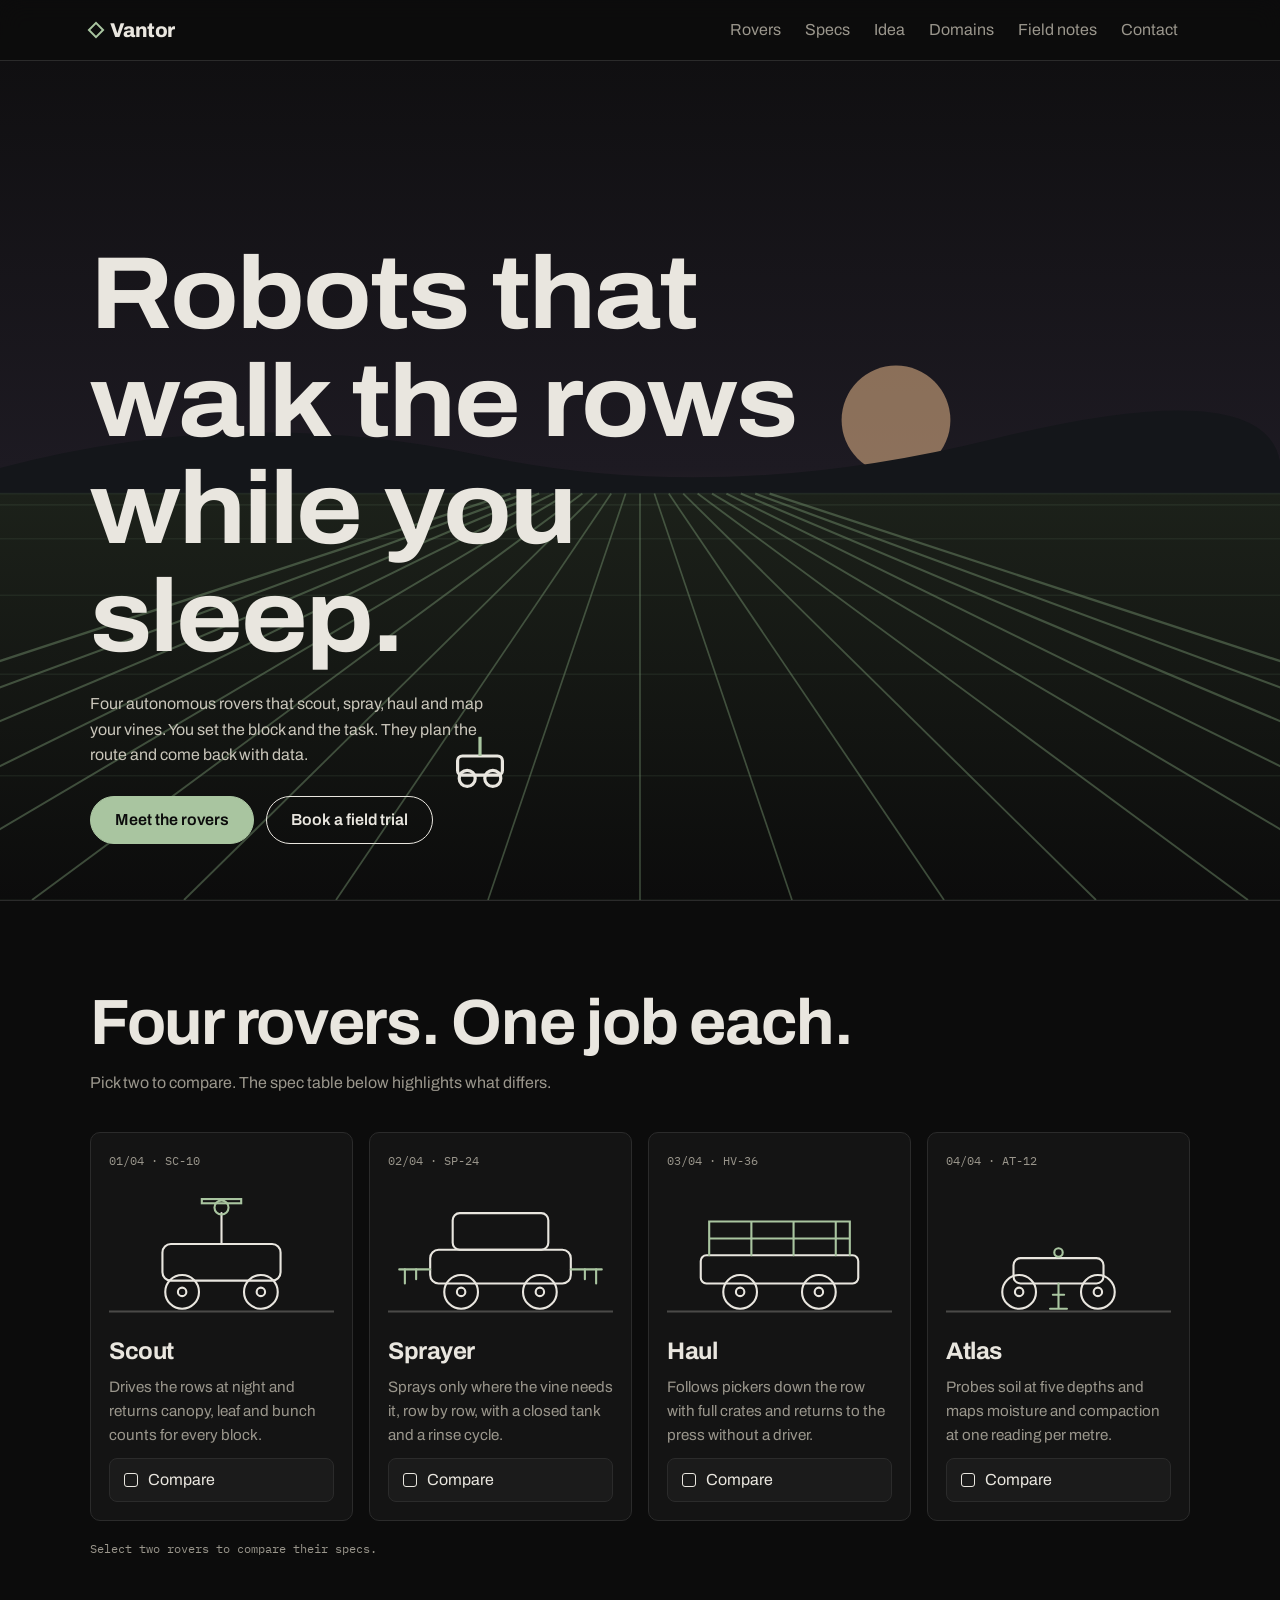
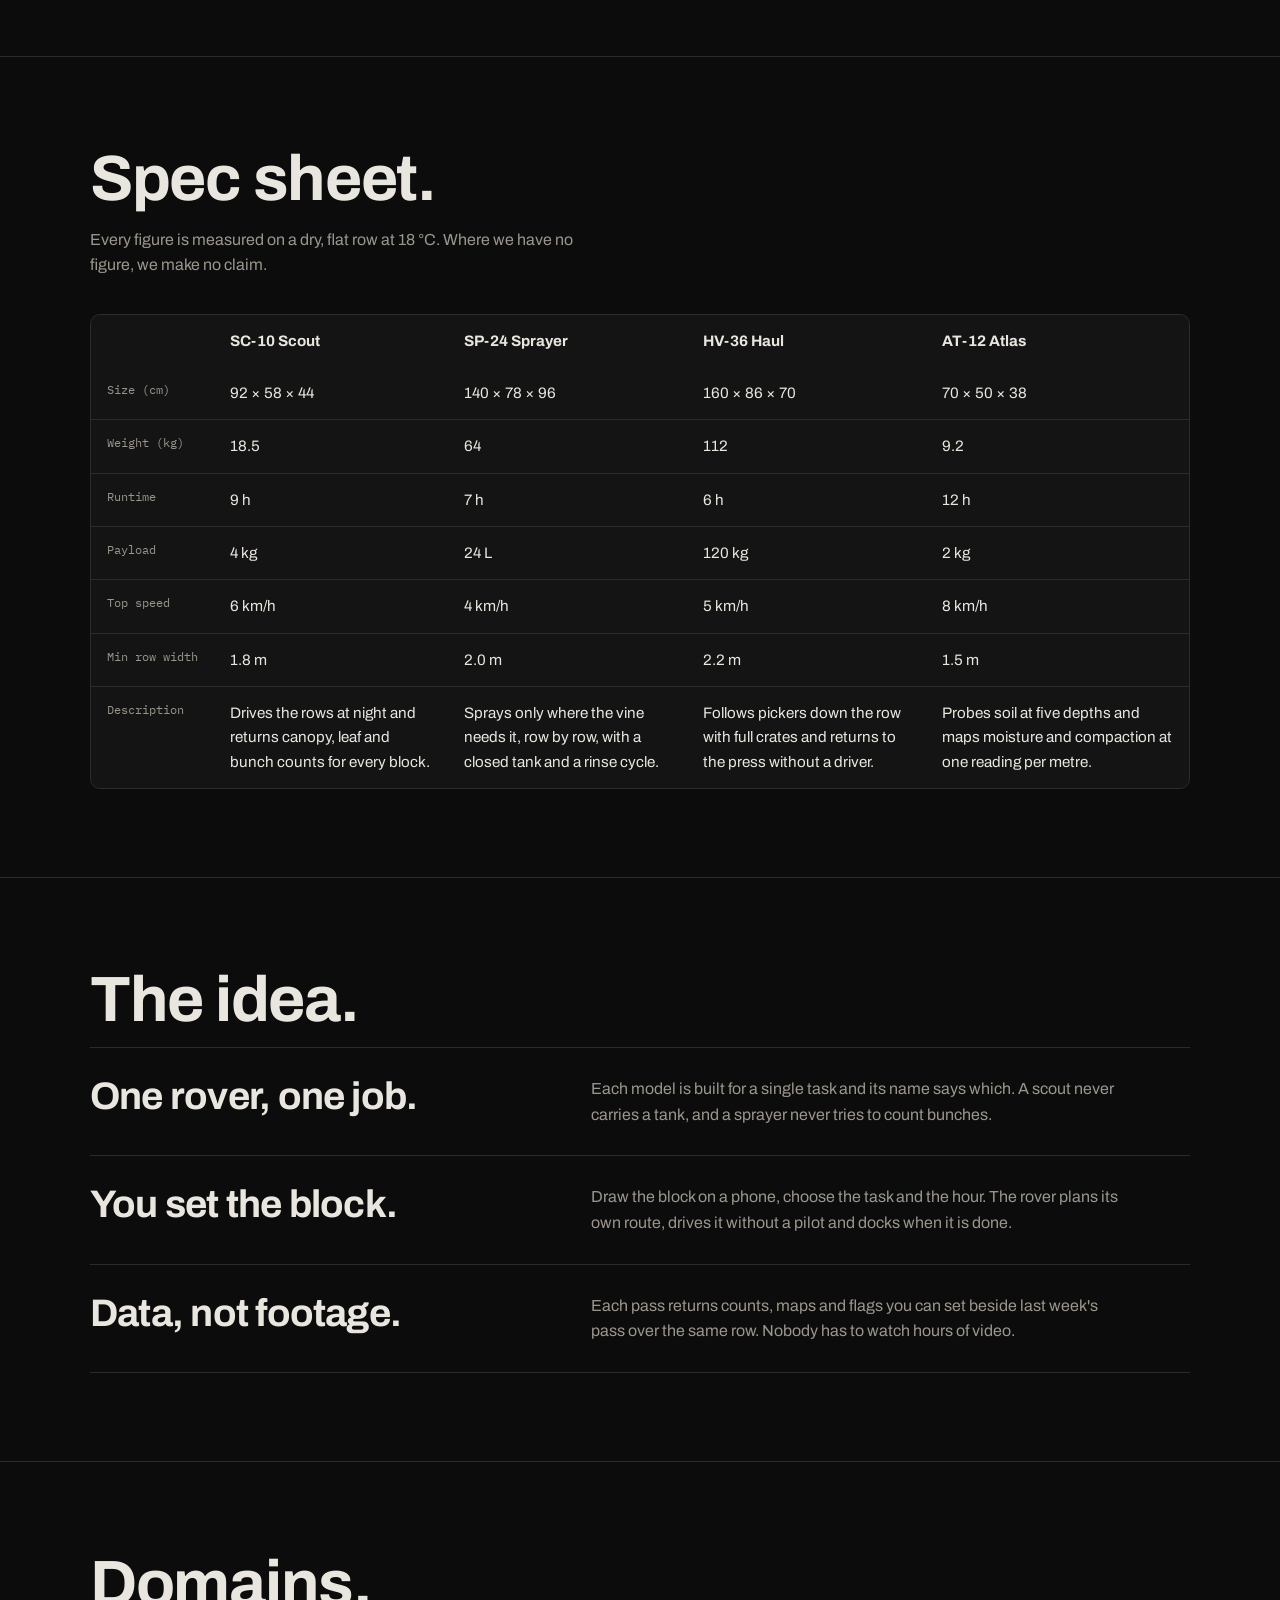
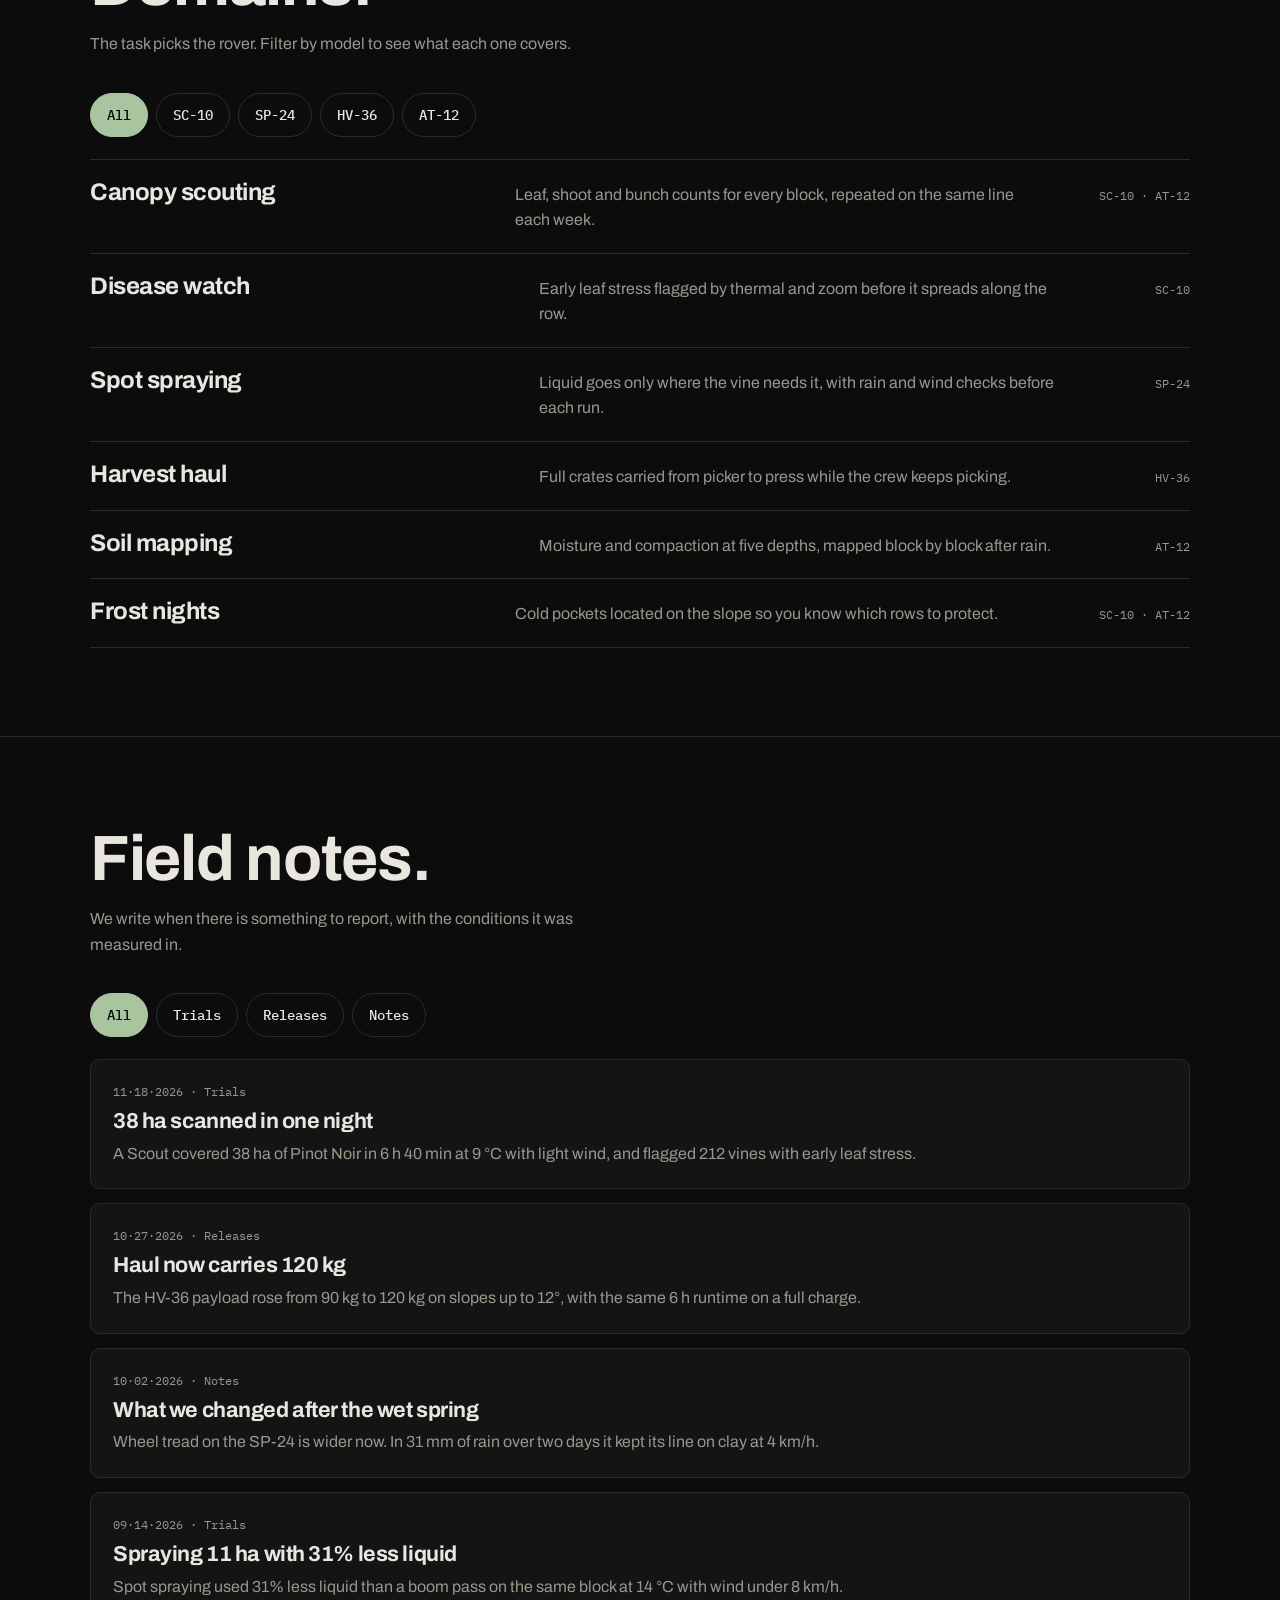
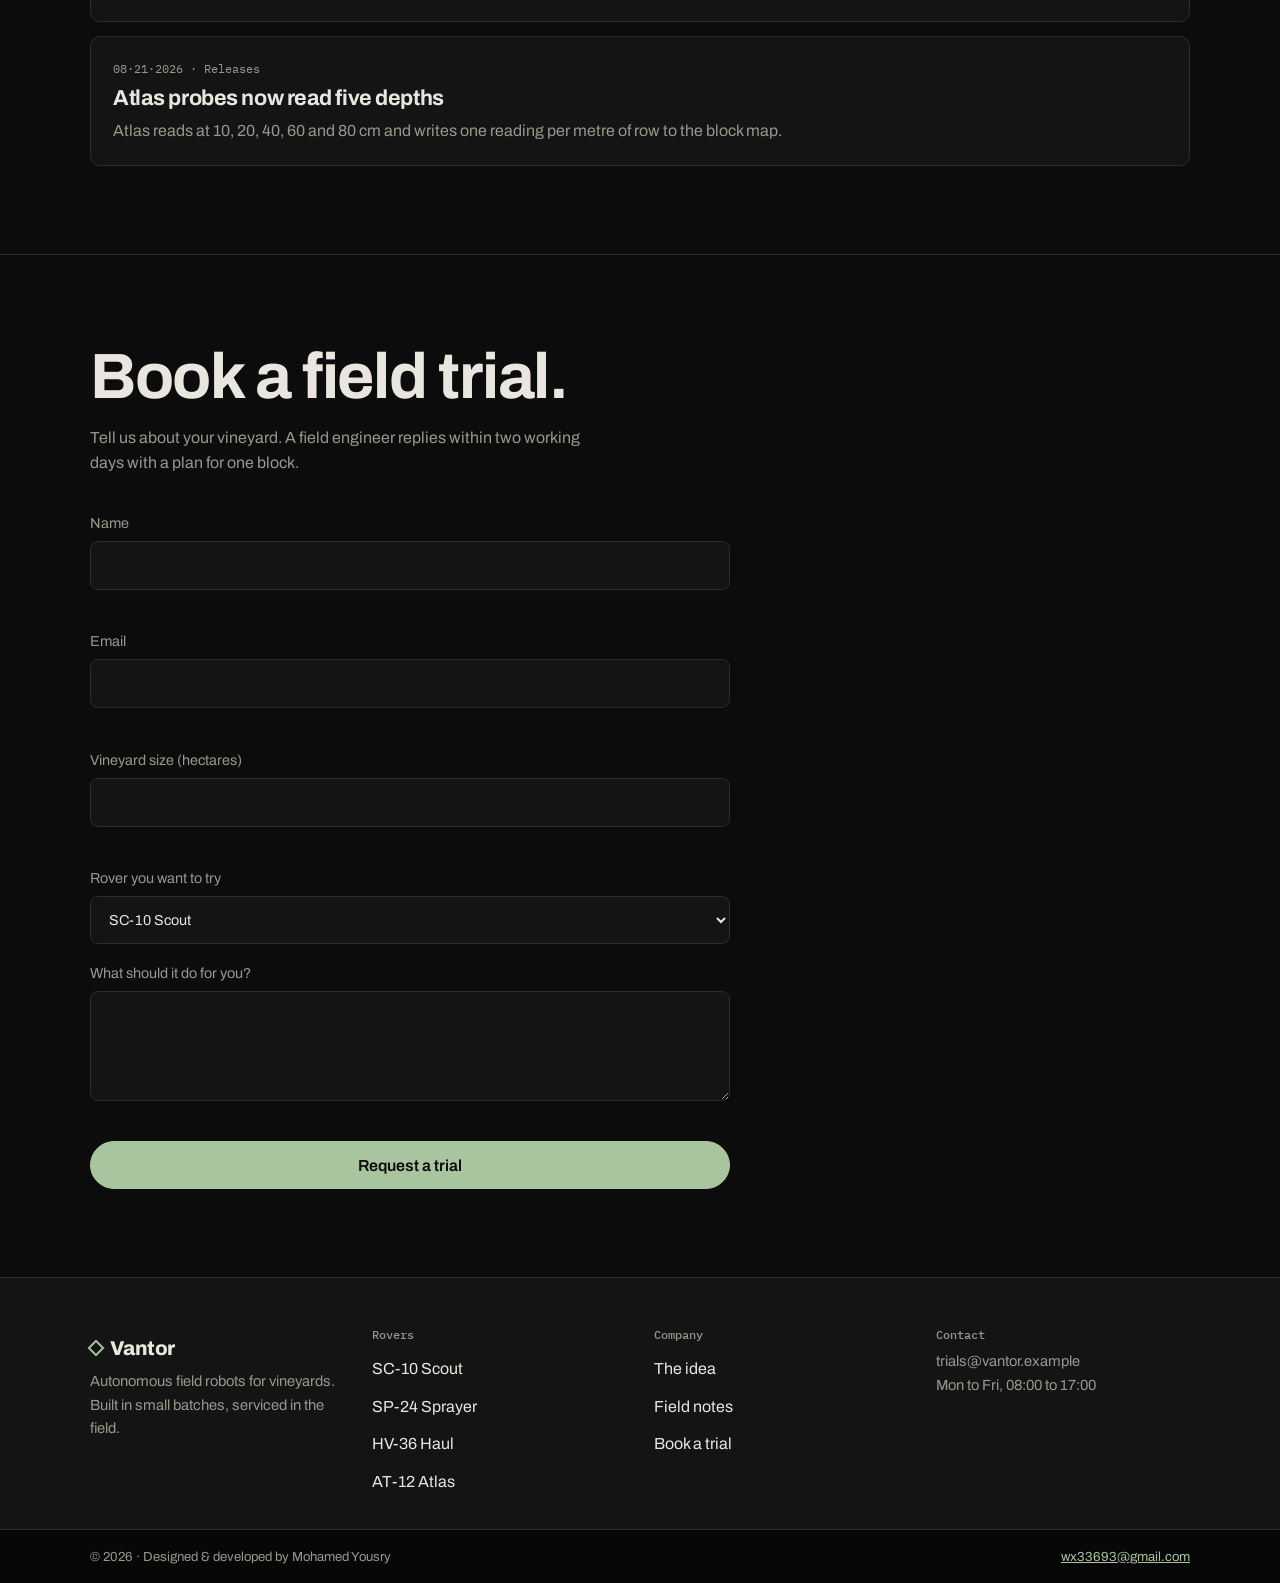
<file: works/vantor/index.html>
<!DOCTYPE html>
<html lang="en">
<head>
<meta charset="utf-8">
<meta name="viewport" content="width=device-width, initial-scale=1, viewport-fit=cover">
<title>Vantor: Autonomous field robots for vineyards</title>
<meta name="description" content="Four autonomous rovers that scout, spray, haul and map vineyard rows. You set the block and the task.">
<meta name="color-scheme" content="dark">
<link rel="preconnect" href="https://fonts.googleapis.com"><link rel="preconnect" href="https://fonts.gstatic.com" crossorigin>
<link href="https://fonts.googleapis.com/css2?family=Archivo:wdth,wght@62..125,100..900&family=IBM+Plex+Mono:wght@400;500&display=swap" rel="stylesheet">
<style>
:root{--bg:#0c0c0c;--s1:#141414;--s2:#1b1b1b;--ln:#2b2b2b;--tx:#e9e6df;--mu:#9a968c;--ac:#a9c5a0;--wn:#e0b36a;--hd:Archivo,system-ui,sans-serif;--mo:"IBM Plex Mono",ui-monospace,monospace;color-scheme:dark;box-sizing:border-box;padding-top:env(safe-area-inset-top,0px)}
*,*::before,*::after{box-sizing:inherit}html{scroll-behavior:smooth;scroll-padding-top:76px;background:var(--bg)}
body{margin:0;background:var(--bg);color:var(--tx);font:400 1rem/1.6 var(--hd);overflow-x:hidden;-webkit-text-size-adjust:100%}
a{color:inherit}button,input,select,textarea{font:inherit;color:inherit}
:focus-visible{outline:2px solid var(--ac);outline-offset:3px}
.w{width:min(1100px,100% - 40px);margin-inline:auto}
section{padding:88px 0;border-top:1px solid var(--ln)}
h1,h2,h3{font-weight:700;line-height:1.05;letter-spacing:-.02em;margin:0}
h2{font-size:clamp(2.1rem,6.4vw,4rem);margin-bottom:14px}
.lead{color:var(--mu);max-width:56ch;margin:0 0 36px}
.mo{font-family:var(--mo);font-size:.78rem;color:var(--mu)}
header{position:fixed;inset:0 0 auto;z-index:50;padding-top:env(safe-area-inset-top,0px);background:rgba(12,12,12,.86);backdrop-filter:blur(12px);border-bottom:1px solid var(--ln)}
.hb{display:flex;align-items:center;justify-content:space-between;height:60px}
.logo{font-weight:800;font-size:1.25rem;letter-spacing:-.03em;text-decoration:none;min-height:44px;display:flex;align-items:center;gap:8px}
.logo i{width:12px;height:12px;border:2px solid var(--ac);transform:rotate(45deg)}
nav a{text-decoration:none;color:var(--mu);padding:10px 12px;display:inline-block;min-height:44px;transition:color .2s}
nav a:hover,nav a.on{color:var(--tx)}nav a.on{box-shadow:inset 0 -2px var(--ac)}
#bg{display:none;width:44px;height:44px;background:none;border:1px solid var(--ln);border-radius:8px;cursor:pointer}
#bg span{display:block;width:18px;height:2px;background:var(--tx);margin:4px auto;transition:.25s}
@media(max-width:820px){#bg{display:block}nav{position:fixed;inset:calc(61px + env(safe-area-inset-top,0px)) 0 0;background:var(--bg);padding:20px;display:none;flex-direction:column}nav.open{display:flex}nav a{font-size:1.5rem;border-bottom:1px solid var(--ln);padding:16px 0}header.o #bg span:first-child{transform:translateY(3px) rotate(45deg)}header.o #bg span:last-child{transform:translateY(-3px) rotate(-45deg)}}
.btn{display:inline-flex;align-items:center;justify-content:center;min-height:48px;padding:0 24px;border:1px solid var(--tx);border-radius:999px;background:none;text-decoration:none;cursor:pointer;font-weight:600;transition:.2s}
.btn:hover{background:var(--tx);color:var(--bg)}.btn.p{background:var(--ac);border-color:var(--ac);color:#0c0c0c}.btn.p:hover{background:var(--tx);border-color:var(--tx)}
#hero{border:0;padding:0;min-height:100svh;display:flex;align-items:flex-end;position:relative;overflow:hidden}
#hero svg.sc{position:absolute;inset:0;width:100%;height:100%}
.hc{position:relative;padding:130px 0 56px}
.hc h1{font-size:clamp(2.6rem,10vw,6.4rem);font-stretch:110%;max-width:11ch}
.hc p{max-width:44ch;color:#c9c5ba;margin:20px 0 28px}
.hr{display:flex;gap:12px;flex-wrap:wrap}
#rv{offset-path:path("M300 520 L470 330");offset-rotate:0deg;animation:rv 14s linear infinite}
@keyframes rv{from{offset-distance:0;opacity:1}85%{opacity:1}to{offset-distance:100%;opacity:0}}
.pg{display:grid;gap:16px;grid-template-columns:repeat(auto-fit,minmax(240px,1fr))}
.pc{background:var(--s1);border:1px solid var(--ln);border-radius:10px;padding:18px;display:flex;flex-direction:column;gap:10px;transition:border-color .2s}
.pc.sel{border-color:var(--ac)}.pc svg{width:100%;height:auto;color:var(--tx);margin:4px 0}
.pc h3{font-size:1.5rem}.pc p{margin:0;color:var(--mu);font-size:.95rem;flex:1}
.cmp{min-height:44px;border:1px solid var(--ln);background:var(--s2);border-radius:8px;cursor:pointer;display:flex;align-items:center;gap:10px;padding:0 14px}
.cmp[aria-pressed=true]{border-color:var(--ac);color:var(--ac)}.cmp b{width:14px;height:14px;border:1.5px solid currentColor;border-radius:3px;position:relative}.cmp[aria-pressed=true] b::after{content:"";position:absolute;inset:2px;background:currentColor}
.st{margin:18px 0 10px;min-height:1.6em}
.tw{overflow-x:auto;border:1px solid var(--ln);border-radius:10px;background:var(--s1)}
table{border-collapse:collapse;width:100%;min-width:620px}
th,td{text-align:left;padding:14px 16px;border-bottom:1px solid var(--ln);vertical-align:top;font-size:.95rem}
thead th{font-weight:700;position:sticky;top:0}th[scope=row]{font:400 .78rem var(--mo);color:var(--mu);white-space:nowrap}
tr:last-child>*{border-bottom:0}.dim{opacity:.28}.df{color:var(--ac);font-weight:600}
.id{display:grid;gap:0;border-top:1px solid var(--ln)}
.id article{display:grid;gap:8px;padding:28px 0;border-bottom:1px solid var(--ln)}
.id h3{font-size:clamp(1.6rem,4.5vw,2.4rem)}.id p{margin:0;color:var(--mu);max-width:60ch}
@media(min-width:760px){.id article{grid-template-columns:1fr 1.3fr;gap:40px}}
.ch{display:flex;gap:8px;flex-wrap:wrap;margin:0 0 22px}
.ch button{min-height:44px;padding:0 16px;border-radius:999px;border:1px solid var(--ln);background:none;cursor:pointer;font:500 .85rem var(--mo);transition:.2s}
.ch button:hover{border-color:var(--mu)}.ch button[aria-pressed=true]{background:var(--ac);border-color:var(--ac);color:#0c0c0c}
.dl{list-style:none;margin:0;padding:0;border-top:1px solid var(--ln)}
.dl li{display:grid;gap:4px;padding:20px 0;border-bottom:1px solid var(--ln)}
.dl h3{font-size:1.5rem}.dl p{margin:0;color:var(--mu);max-width:58ch}
@media(min-width:760px){.dl li{grid-template-columns:1fr 1.4fr auto;gap:30px;align-items:baseline}}
.nl{list-style:none;margin:0;padding:0;display:grid;gap:14px}
.nl li{background:var(--s1);border:1px solid var(--ln);border-radius:10px;padding:22px;display:grid;gap:8px}
.nl h3{font-size:1.35rem}.nl p{margin:0;color:var(--mu)}
.fm{display:grid;gap:18px;max-width:640px}
label{display:grid;gap:6px;font-size:.9rem}label span{color:var(--mu)}
input,select,textarea{width:100%;min-height:48px;padding:12px 14px;background:var(--s1);border:1px solid var(--ln);border-radius:8px}
textarea{min-height:110px;resize:vertical}input:focus,select:focus,textarea:focus{border-color:var(--ac);outline:0}
.er{color:var(--wn);font-size:.85rem;min-height:1.2em}[aria-invalid=true]{border-color:var(--wn)}
.ok{border:1px solid var(--ac);border-radius:10px;padding:26px;max-width:640px;background:var(--s1)}
footer{border-top:1px solid var(--ln);padding:48px 0 28px;background:var(--s1)}
.fg{display:grid;gap:28px;grid-template-columns:repeat(auto-fit,minmax(180px,1fr))}
footer h4{margin:0 0 8px;font:500 .78rem var(--mo);color:var(--mu)}footer a{display:block;text-decoration:none;padding:6px 0;min-height:36px}footer a:hover{color:var(--ac)}footer p{margin:0;color:var(--mu);font-size:.92rem}
.cr{background:#070707;border-top:1px solid var(--ln);padding:16px 0 calc(16px + env(safe-area-inset-bottom,0px));font-size:.82rem;color:var(--mu)}
.cr .w{display:flex;flex-wrap:wrap;gap:6px 18px;justify-content:space-between}.cr a{color:var(--ac)}
.rv{opacity:0;transform:translateY(18px);transition:opacity .7s,transform .7s}.rv.in{opacity:1;transform:none}
@media(prefers-reduced-motion:reduce){html{scroll-behavior:auto}*{transition:none!important;animation:none!important}.rv{opacity:1;transform:none}}
</style>
</head>
<body>
<header id="hd"><div class="w hb"><a class="logo" href="#top"><i></i>Vantor</a>
<button id="bg" aria-label="Open menu" aria-expanded="false" aria-controls="nv"><span></span><span></span></button>
<nav id="nv" aria-label="Main"><a href="#rovers">Rovers</a><a href="#specs">Specs</a><a href="#idea">Idea</a><a href="#domains">Domains</a><a href="#notes">Field notes</a><a href="#contact">Contact</a></nav></div></header>
<main id="top">
<section id="hero" aria-label="Introduction">
<svg class="sc" viewBox="0 0 800 600" preserveAspectRatio="xMidYMax slice" role="img" aria-label="A vineyard at dusk with a rover driving up a row toward the horizon">
<defs><linearGradient id="sk" x1="0" y1="0" x2="0" y2="1"><stop offset="0" stop-color="#0c0c0c"/><stop offset=".55" stop-color="#1d1a22"/><stop offset=".78" stop-color="#5b4a45"/><stop offset="1" stop-color="#c88f62"/></linearGradient><linearGradient id="gd" x1="0" y1="0" x2="0" y2="1"><stop offset="0" stop-color="#1c211a"/><stop offset="1" stop-color="#0c0c0c"/></linearGradient></defs>
<rect width="800" height="600" fill="url(#sk)"/><circle cx="560" cy="300" r="34" fill="#e7b98a" opacity=".55"/>
<path d="M0 330 Q150 290 300 322 T620 312 T800 326 V600 H0Z" fill="#14161a"/>
<path d="M0 346 H800 V600 H0Z" fill="url(#gd)"/>
<g id="rows" stroke="#6f8a68" stroke-opacity=".5" fill="none"></g>
<g id="rv" fill="none" stroke="#e9e6df" stroke-width="2"><rect x="-14" y="-10" width="28" height="12" rx="3"/><circle cx="-8" cy="4" r="5"/><circle cx="8" cy="4" r="5"/><path d="M0-10V-22" stroke="#a9c5a0"/></g>
</svg>
<div class="w hc"><h1>Robots that walk the rows while you sleep.</h1>
<p>Four autonomous rovers that scout, spray, haul and map your vines. You set the block and the task. They plan the route and come back with data.</p>
<div class="hr"><a class="btn p" href="#rovers">Meet the rovers</a><a class="btn" href="#contact">Book a field trial</a></div></div>
</section>

<section id="rovers"><div class="w">
<h2 class="rv">Four rovers. One job each.</h2>
<p class="lead rv">Pick two to compare. The spec table below highlights what differs.</p>
<div class="pg" id="pg"></div>
<p class="st mo" id="st" role="status" aria-live="polite"></p>
</div></section>

<section id="specs"><div class="w">
<h2 class="rv">Spec sheet.</h2>
<p class="lead rv">Every figure is measured on a dry, flat row at 18 °C. Where we have no figure, we make no claim.</p>
<div class="tw rv" tabindex="0" role="region" aria-label="Rover specifications"><table id="tb"></table></div>
</div></section>

<section id="idea"><div class="w">
<h2 class="rv">The idea.</h2>
<div class="id">
<article class="rv"><h3>One rover, one job.</h3><p>Each model is built for a single task and its name says which. A scout never carries a tank, and a sprayer never tries to count bunches.</p></article>
<article class="rv"><h3>You set the block.</h3><p>Draw the block on a phone, choose the task and the hour. The rover plans its own route, drives it without a pilot and docks when it is done.</p></article>
<article class="rv"><h3>Data, not footage.</h3><p>Each pass returns counts, maps and flags you can set beside last week's pass over the same row. Nobody has to watch hours of video.</p></article>
</div></div></section>

<section id="domains"><div class="w">
<h2 class="rv">Domains.</h2>
<p class="lead rv">The task picks the rover. Filter by model to see what each one covers.</p>
<div class="ch" id="dc" role="group" aria-label="Filter domains by rover"></div>
<ul class="dl" id="dl"></ul>
</div></section>

<section id="notes"><div class="w">
<h2 class="rv">Field notes.</h2>
<p class="lead rv">We write when there is something to report, with the conditions it was measured in.</p>
<div class="ch" id="nc" role="group" aria-label="Filter field notes"></div>
<ul class="nl" id="nl"></ul>
</div></section>

<section id="contact"><div class="w">
<h2 class="rv">Book a field trial.</h2>
<p class="lead rv">Tell us about your vineyard. A field engineer replies within two working days with a plan for one block.</p>
<form class="fm rv" id="fm" novalidate>
<label><span>Name</span><input name="n" autocomplete="name" required><span class="er" data-e="n"></span></label>
<label><span>Email</span><input name="e" type="email" autocomplete="email" required><span class="er" data-e="e"></span></label>
<label><span>Vineyard size (hectares)</span><input name="h" type="number" min="1" step="1" inputmode="numeric" required><span class="er" data-e="h"></span></label>
<label><span>Rover you want to try</span><select name="r" id="rs"></select></label>
<label><span>What should it do for you?</span><textarea name="m" required></textarea><span class="er" data-e="m"></span></label>
<button class="btn p" type="submit">Request a trial</button>
</form>
<div class="ok" id="ok" role="status" hidden><h3>Request received.</h3><p style="margin:10px 0 0;color:var(--mu)">Thank you. We will reply to <b id="oe"></b> within two working days with a trial plan for one block.</p></div>
</div></section>
</main>
<footer><div class="w fg">
<div><a class="logo" href="#top"><i></i>Vantor</a><p>Autonomous field robots for vineyards. Built in small batches, serviced in the field.</p></div>
<div><h4>Rovers</h4><div id="fr"></div></div>
<div><h4>Company</h4><a href="#idea">The idea</a><a href="#notes">Field notes</a><a href="#contact">Book a trial</a></div>
<div><h4>Contact</h4><p>trials@vantor.example<br>Mon to Fri, 08:00 to 17:00</p></div>
</div></footer>
<div class="cr"><div class="w"><span>© 2026 · Designed &amp; developed by Mohamed Yousry</span><a href="mailto:wx33693@gmail.com">wx33693@gmail.com</a></div></div>
<script>
const $=s=>document.querySelector(s),M=[
{id:"SC-10",n:"Scout",y:2026,sz:"92 × 58 × 44",kg:"18.5",rt:"9 h",pl:"4 kg",sp:"6 km/h",rw:"1.8 m",d:"Drives the rows at night and returns canopy, leaf and bunch counts for every block."},
{id:"SP-24",n:"Sprayer",y:2026,sz:"140 × 78 × 96",kg:"64",rt:"7 h",pl:"24 L",sp:"4 km/h",rw:"2.0 m",d:"Sprays only where the vine needs it, row by row, with a closed tank and a rinse cycle."},
{id:"HV-36",n:"Haul",y:2026,sz:"160 × 86 × 70",kg:"112",rt:"6 h",pl:"120 kg",sp:"5 km/h",rw:"2.2 m",d:"Follows pickers down the row with full crates and returns to the press without a driver."},
{id:"AT-12",n:"Atlas",y:2026,sz:"70 × 50 × 38",kg:"9.2",rt:"12 h",pl:"2 kg",sp:"8 km/h",rw:"1.5 m",d:"Probes soil at five depths and maps moisture and compaction at one reading per metre."}];
const K=[["sz","Size (cm)"],["kg","Weight (kg)"],["rt","Runtime"],["pl","Payload"],["sp","Top speed"],["rw","Min row width"],["d","Description"]];
const D=[["Canopy scouting","Leaf, shoot and bunch counts for every block, repeated on the same line each week.",["SC-10","AT-12"]],
["Disease watch","Early leaf stress flagged by thermal and zoom before it spreads along the row.",["SC-10"]],
["Spot spraying","Liquid goes only where the vine needs it, with rain and wind checks before each run.",["SP-24"]],
["Harvest haul","Full crates carried from picker to press while the crew keeps picking.",["HV-36"]],
["Soil mapping","Moisture and compaction at five depths, mapped block by block after rain.",["AT-12"]],
["Frost nights","Cold pockets located on the slope so you know which rows to protect.",["SC-10","AT-12"]]];
const N=[["11·18·2026","Trials","38 ha scanned in one night","A Scout covered 38 ha of Pinot Noir in 6 h 40 min at 9 °C with light wind, and flagged 212 vines with early leaf stress."],
["10·27·2026","Releases","Haul now carries 120 kg","The HV-36 payload rose from 90 kg to 120 kg on slopes up to 12°, with the same 6 h runtime on a full charge."],
["10·02·2026","Notes","What we changed after the wet spring","Wheel tread on the SP-24 is wider now. In 31 mm of rain over two days it kept its line on clay at 4 km/h."],
["09·14·2026","Trials","Spraying 11 ha with 31% less liquid","Spot spraying used 31% less liquid than a boom pass on the same block at 14 °C with wind under 8 km/h."],
["08·21·2026","Releases","Atlas probes now read five depths","Atlas reads at 10, 20, 40, 60 and 80 cm and writes one reading per metre of row to the block map."]];
const R=i=>{const w=[[52,76,12],[108,76,12]],v=[
`<rect x="38" y="42" width="84" height="26" rx="6"/><path d="M80 42V20"/><circle cx="80" cy="16" r="5" class="a"/><rect x="66" y="10" width="28" height="3" class="a"/>`,
`<rect x="30" y="46" width="100" height="24" rx="6"/><rect x="46" y="20" width="68" height="26" rx="5"/><path d="M30 60H8M130 60h22" class="a"/><path d="M12 60v10M148 60v10M20 60v7M140 60v7" class="a"/>`,
`<rect x="24" y="50" width="112" height="20" rx="4"/><path d="M30 50V26h100v24M30 38h100M60 26v24M90 26v24M120 26v24" class="a"/>`,
`<rect x="48" y="52" width="64" height="18" rx="5"/><path d="M80 70v18M74 88h12M76 78h8" class="a"/><circle cx="80" cy="48" r="3" class="a"/>`][i];
return`<svg viewBox="0 0 160 100" aria-hidden="true"><style>.a{stroke:var(--ac)}</style><g fill="none" stroke="currentColor" stroke-width="1.5" stroke-linecap="round">${v}${w.map(([x,y,r])=>`<circle cx="${x}" cy="${y}" r="${r}"/><circle cx="${x}" cy="${y}" r="3"/>`).join("")}<path d="M0 90H160" stroke-opacity=".25"/></g></svg>`};
let sel=[];
$("#pg").innerHTML=M.map((m,i)=>`<article class="pc" id="p${i}"><span class="mo">0${i+1}/04 · ${m.id}</span>${R(i)}<h3>${m.n}</h3><p>${m.d}</p><button class="cmp" aria-pressed="false" data-i="${i}"><b></b>Compare</button></article>`).join("");
const tb=()=>{$("#tb").innerHTML=`<thead><tr><th></th>${M.map((m,i)=>`<th class="c${i}" scope="col">${m.id} ${m.n}</th>`).join("")}</tr></thead><tbody>${K.map(([k,l])=>{const df=sel.length==2&&M[sel[0]][k]!==M[sel[1]][k];return`<tr><th scope="row">${l}</th>${M.map((m,i)=>`<td class="c${i}${sel.length&&!sel.includes(i)?" dim":""}${df&&sel.includes(i)?" df":""}">${m[k]}</td>`).join("")}</tr>`}).join("")}</tbody>`;
$("#st").textContent=sel.length==2?`Comparing ${M[sel[0]].id} and ${M[sel[1]].id}. Differences are highlighted.`:sel.length==1?"Pick one more rover to compare.":"Select two rovers to compare their specs.";
document.querySelectorAll(".cmp").forEach(b=>{const on=sel.includes(+b.dataset.i);b.setAttribute("aria-pressed",on);b.closest(".pc").classList.toggle("sel",on)})};
$("#pg").onclick=e=>{const b=e.target.closest(".cmp");if(!b)return;const i=+b.dataset.i;sel=sel.includes(i)?sel.filter(x=>x!=i):[...sel,i].slice(-2);tb()};tb();
const chips=(el,list,cb)=>{el.innerHTML=list.map((t,i)=>`<button aria-pressed="${i==0}">${t}</button>`).join("");el.onclick=e=>{const b=e.target.closest("button");if(!b)return;el.querySelectorAll("button").forEach(x=>x.setAttribute("aria-pressed",x==b));cb(b.textContent)}};
const dr=f=>{$("#dl").innerHTML=D.filter(d=>f=="All"||d[2].includes(f)).map(d=>`<li class="rv in"><h3>${d[0]}</h3><p>${d[1]}</p><span class="mo">${d[2].join(" · ")}</span></li>`).join("")};
chips($("#dc"),["All",...M.map(m=>m.id)],dr);dr("All");
const nr=f=>{$("#nl").innerHTML=N.filter(n=>f=="All"||n[1]==f).map(n=>`<li><span class="mo">${n[0]} · ${n[1]}</span><h3>${n[2]}</h3><p>${n[3]}</p></li>`).join("")};
chips($("#nc"),["All","Trials","Releases","Notes"],nr);nr("All");
$("#rs").innerHTML=M.map(m=>`<option>${m.id} ${m.n}</option>`).join("")+"<option>Not sure yet</option>";
$("#fr").innerHTML=M.map(m=>`<a href="#rovers">${m.id} ${m.n}</a>`).join("");
// hero rows
let g="";for(let i=-9;i<=9;i++){const x=400+i*95;g+=`<path d="M${x*1.0} 600 L${400+i*9} 346" stroke-width="${1+Math.abs(i)*.05}"/>`}
for(let k=0;k<7;k++){const y=346+Math.pow(k/6,2)*254;g+=`<path d="M0 ${y}H800" stroke-opacity=".12"/>`}$("#rows").innerHTML=g;
// nav
const hd=$("#hd"),nv=$("#nv"),bg=$("#bg"),tg=o=>{nv.classList.toggle("open",o);hd.classList.toggle("o",o);bg.setAttribute("aria-expanded",o);bg.setAttribute("aria-label",o?"Close menu":"Open menu")};
bg.onclick=()=>tg(!nv.classList.contains("open"));nv.onclick=e=>{if(e.target.closest("a"))tg(false)};
document.addEventListener("keydown",e=>{if(e.key=="Escape")tg(false)});
const so=new IntersectionObserver(es=>es.forEach(e=>{if(e.isIntersecting)document.querySelectorAll("nav a").forEach(a=>a.classList.toggle("on",a.getAttribute("href")=="#"+e.target.id))}),{rootMargin:"-45% 0px -50% 0px"});
document.querySelectorAll("main section[id]").forEach(s=>so.observe(s));
const ro=new IntersectionObserver(es=>es.forEach(e=>{if(e.isIntersecting){e.target.classList.add("in");ro.unobserve(e.target)}}),{threshold:.12});
document.querySelectorAll(".rv").forEach(x=>ro.observe(x));
// form
const fm=$("#fm"),V={n:v=>v.trim().length>1||"Enter your name.",e:v=>/^[^\s@]+@[^\s@]+\.[^\s@]{2,}$/.test(v)||"Enter a valid email, like name@farm.com.",h:v=>+v>=1||"Enter the size in hectares, 1 or more.",m:v=>v.trim().length>9||"Describe the task in at least 10 characters."};
fm.onsubmit=e=>{e.preventDefault();let bad=null;for(const k in V){const f=fm.elements[k],r=V[k](f.value),er=fm.querySelector(`[data-e=${k}]`);er.textContent=r===true?"":r;f.setAttribute("aria-invalid",r!==true);if(r!==true&&!bad)bad=f}
if(bad)return bad.focus();$("#oe").textContent=fm.elements.e.value;fm.hidden=true;$("#ok").hidden=false;$("#ok").scrollIntoView({block:"center"})};
</script>
</body>
</html>
</file>
<file: css/style.css>
@font-face{font-family:Cairo;font-weight:400;font-display:swap;src:url(../fonts/cairo-arabic-400.woff2) format("woff2");unicode-range:U+0600-06FF,U+0750-077F,U+FB50-FDFF,U+FE70-FEFF}
@font-face{font-family:Cairo;font-weight:700;font-display:swap;src:url(../fonts/cairo-arabic-700.woff2) format("woff2");unicode-range:U+0600-06FF,U+0750-077F,U+FB50-FDFF,U+FE70-FEFF}
@font-face{font-family:Cairo;font-weight:400;font-display:swap;src:url(../fonts/cairo-latin-400.woff2) format("woff2");unicode-range:U+0000-00FF,U+2000-206F,U+2190-21FF}
@font-face{font-family:Cairo;font-weight:700;font-display:swap;src:url(../fonts/cairo-latin-700.woff2) format("woff2");unicode-range:U+0000-00FF,U+2000-206F,U+2190-21FF}
:root{--bg:#0b0b0c;--fg:#f2efe8;--mut:#a8a39a;--gold:#d4a24c;--ink:#14110a;--card:#151517;--line:#2a2a2d;--sky:#0e1a33;--star:1;--lit:#e8c46a;--sunY:150px;--moonY:0px;--wall:#101012;--desk:#1d1d20;--sand:#2a2418;--sky1:#071129;--sky2:#20304f;--sunOp:0;--moonOp:1;--cloudOp:.14;--dayOp:0;--litOp:1;--halo:#e8c46a;--starOp:1;--sand2:#1f1a10;--bld:#151d2c;--bld2:#0b111c;--winl:#f7dc95}
[data-theme=light]{--bg:#f7f5f0;--fg:#17140e;--mut:#5c574d;--gold:#8a5a00;--ink:#fff;--card:#fff;--line:#ddd7c9;--sky:#8fc7f0;--star:0;--lit:#b9c4cc;--sunY:0px;--moonY:150px;--wall:#ece7da;--desk:#cdbf9f;--sand:#e6d3a3;--sky1:#9ecdef;--sky2:#f0e2c6;--sunOp:1;--moonOp:0;--cloudOp:.85;--dayOp:1;--litOp:.22;--halo:#f0b93a;--starOp:0;--sand2:#d9c08c;--bld:#b6c3d0;--bld2:#a9b6c4;--winl:#ffffff}
*{box-sizing:border-box;margin:0}html{direction:rtl;scroll-behavior:smooth;scroll-padding-top:70px}html[dir=ltr]{direction:ltr}
body{background:var(--bg);color:var(--fg);font:400 1.125rem/1.8 Cairo,system-ui,sans-serif;transition:background .6s,color .6s;overflow-x:hidden}
a{color:inherit}.en{direction:ltr;unicode-bidi:isolate}
.w{width:min(1120px,100% - 2.5rem);margin-inline:auto}section{padding:5rem 0}
h1,h2,h3{line-height:1.3}h2{font-size:clamp(1.9rem,6vw,3rem);margin-bottom:2rem}
.gold{color:var(--gold)}.mut{color:var(--mut)}
header{position:sticky;top:0;z-index:5;background:color-mix(in srgb,var(--bg) 88%,transparent);backdrop-filter:blur(8px);padding-top:env(safe-area-inset-top)}
header .w{display:flex;justify-content:space-between;align-items:center;min-height:60px;gap:1rem}
.logo{font:700 1.5rem Cairo;text-decoration:none;flex:none}.hr{display:flex;align-items:center;gap:.9rem;min-width:0}nav{display:flex;gap:1.1rem;font-size:1rem;overflow-x:auto;min-width:0;scrollbar-width:none}nav::-webkit-scrollbar{display:none}
.lang{flex:none;font:700 .95rem Cairo;line-height:1;padding:.55rem .85rem;min-height:40px;min-width:44px;border-radius:99px;border:2px solid var(--line);background:var(--card);color:var(--fg);cursor:pointer}
.lang:hover,.lang:focus-visible{border-color:var(--gold);color:var(--gold)}nav a{text-decoration:none;color:var(--mut)}nav a:hover,nav a:focus-visible{color:var(--gold)}
.btn{display:inline-block;padding:.7rem 1.6rem;border-radius:99px;background:var(--gold);color:var(--ink);font-weight:700;text-decoration:none;border:2px solid var(--gold);transition:transform .2s}
.btn.o{background:none;color:var(--fg);border-color:var(--line)}.btn:hover{transform:translateY(-2px)}
:focus-visible{outline:3px solid var(--gold);outline-offset:3px}
.hero{padding:2.5rem 0 3rem}.hero h1{font-size:clamp(2.4rem,9vw,4.6rem)}.hero p{color:var(--mut);margin:.5rem 0 1.5rem}.cta{display:flex;gap:.8rem;flex-wrap:wrap;margin-bottom:2rem}
.stage{direction:ltr;display:grid;grid-template-columns:auto 1fr;gap:1rem;align-items:center}
.tg{display:flex;flex-direction:column;gap:.8rem}.tg button{width:64px;height:64px;border-radius:50%;border:2px solid var(--line);background:var(--card);color:var(--fg);cursor:pointer;display:grid;place-items:center;padding:0;line-height:0}
.tg button svg{width:26px;height:26px;display:block;fill:none;stroke:currentColor;stroke-width:1.7;stroke-linecap:round;stroke-linejoin:round}
.tg button:hover{border-color:var(--gold)}
.tg button[aria-pressed=true]{border-color:var(--gold);color:var(--gold)}
:root{
--sc-sky1:#01030a;--sc-sky2:#061029;--sc-sky3:#152140;--sc-sky4:#3d2d2e;
--sc-glow:#e9a24a;--sc-moon:#fbf5e3;--sc-moon2:#cfc3a6;--sc-moon3:#a89b80;--sc-sun-c:#ffe9b8;
--sc-hazeOp:.11;
--sc-dune:#131826;--sc-pyr:#070b14;--sc-pyrBase:#171320;--sc-pyrL:#0c1424;--sc-pyrLBase:#241d2a;--sc-pyrEdge:#f6d7a2;--sc-pcourse:rgba(246,215,162,.13);
--sc-city:#05080f;--sc-cityFar:#111a2c;--sc-win:#ffd08a;--sc-lit:1;--sc-winOp:.9;
--sc-deck:#2b2034;--sc-deck2:#05060b;--sc-fg2:#05060a;--sc-deckline:rgba(240,196,120,.075);--sc-road:rgba(240,196,120,.07);
--sc-gnd1:#241d2e;--sc-gnd2:#0c0a14;--sc-gnd3:#030409;--sc-ridge:rgba(240,200,130,.07);
--sc-mist:#f2cd93;--sc-mistOp:.13;
--sc-fg:#010205;--sc-rim:rgba(240,196,120,.55);--sc-fgsoft:rgba(240,196,120,.16);
--sc-bulb:#ffd18a;--sc-bulbOp:1;
--sc-starOp:1;--sc-moonOp:1;--sc-sunOp:0;--sc-cloudOp:.10;
--sc-edge:rgba(212,162,76,.30);--sc-vig:#000;--sc-vigop:.46;--sc-grain:.055
}
[data-theme=light]{
--sc-sky1:#2665ad;--sc-sky2:#79aede;--sc-sky3:#ffc887;--sc-sky4:#ffe6c0;
--sc-glow:#ffb968;--sc-moon:#fffdf4;--sc-moon2:#f2ecd8;--sc-moon3:#ddd5bd;--sc-sun-c:#fff6d6;
--sc-hazeOp:.30;
--sc-dune:#dfc39c;--sc-pyr:#e8d1ab;--sc-pyrBase:#f7e5c4;--sc-pyrL:#f2dfbd;--sc-pyrLBase:#fff3d8;--sc-pyrEdge:#fffaf0;--sc-pcourse:rgba(120,86,40,.11);
--sc-city:#7d8797;--sc-cityFar:#a6b1c0;--sc-win:#fff;--sc-lit:.10;--sc-winOp:.5;
--sc-deck:#3c2d22;--sc-deck2:#15100c;--sc-fg2:#120e0c;--sc-deckline:rgba(255,226,180,.10);--sc-road:rgba(90,60,20,.10);
--sc-gnd1:#eccb9a;--sc-gnd2:#d3aa74;--sc-gnd3:#b98d58;--sc-ridge:rgba(120,80,30,.16);
--sc-mist:#fff4dc;--sc-mistOp:.26;
--sc-fg:#1a1512;--sc-rim:rgba(255,244,214,.55);--sc-fgsoft:rgba(255,220,170,.18);
--sc-bulb:#ffe7b8;--sc-bulbOp:.22;
--sc-starOp:0;--sc-moonOp:0;--sc-sunOp:1;--sc-cloudOp:.34;
--sc-edge:rgba(138,90,0,.24);--sc-vig:#6b5228;--sc-vigop:.10;--sc-grain:.045
}
.scene{width:100%;height:auto;display:block;border-radius:18px;overflow:hidden;--px:0;--py:0}
.scene [data-d]{transform:translate3d(calc(var(--px)*var(--dd)*1px),calc(var(--py)*var(--dd)*1px),0);transition:transform .9s cubic-bezier(.33,0,.16,1)}
.scene [data-d="0"]{--dd:0}.scene [data-d=".8"]{--dd:.8}.scene [data-d="1.4"]{--dd:1.4}.scene [data-d="1.8"]{--dd:1.8}
.scene [data-d="2"]{--dd:2}.scene [data-d="3"]{--dd:3}.scene [data-d="4"]{--dd:4}.scene [data-d="4.6"]{--dd:4.6}.scene [data-d="6"]{--dd:6}
#sk1{stop-color:var(--sc-sky1)}#sk2{stop-color:var(--sc-sky2)}#sk3{stop-color:var(--sc-sky3)}#sk4{stop-color:var(--sc-sky4)}
#gl1{stop-color:var(--sc-glow);stop-opacity:.40}#gl2{stop-color:var(--sc-glow);stop-opacity:.13}#gl3{stop-color:var(--sc-glow);stop-opacity:0}
#ha1{stop-color:var(--sc-moon);stop-opacity:.20}#ha2{stop-color:var(--sc-moon);stop-opacity:.06}#ha3{stop-color:var(--sc-moon);stop-opacity:0}
#mo1{stop-color:var(--sc-moon)}#mo2{stop-color:var(--sc-moon2)}#mo3{stop-color:var(--sc-moon3)}
#su1{stop-color:var(--sc-sun-c);stop-opacity:.62}#su2{stop-color:var(--sc-sun-c);stop-opacity:.17}#su3{stop-color:var(--sc-sun-c);stop-opacity:0}
#gd1{stop-color:var(--sc-gnd1)}#gd2{stop-color:var(--sc-gnd2)}#gd3{stop-color:var(--sc-gnd3)}
#hz0{stop-color:var(--sc-glow);stop-opacity:0}#hz1{stop-color:var(--sc-glow);stop-opacity:var(--sc-hazeOp)}
#dk1{stop-color:var(--sc-deck)}#dk2{stop-color:var(--sc-deck2)}
#py1{stop-color:var(--sc-pyr)}#py2{stop-color:var(--sc-pyrBase)}#py3{stop-color:var(--sc-pyrL)}#py4{stop-color:var(--sc-pyrLBase)}#hz2{stop-color:var(--sc-glow);stop-opacity:0}
#vg1{stop-color:var(--sc-vig);stop-opacity:0}#vg2{stop-color:var(--sc-vig);stop-opacity:var(--sc-vigop)}
#sk1,#sk2,#sk3,#sk4,#gl1,#gl2,#gl3,#ha1,#ha2,#ha3,#mo1,#mo2,#mo3,#su1,#su2,#su3,#hz1,#vg1,#vg2{transition:stop-color 1.2s,stop-opacity 1.2s}
.sky{fill:url(#skyG)}
.stars{fill:#fff;opacity:var(--sc-starOp);transition:opacity 1.2s}
.stars .sa circle{animation:scTw 5.2s ease-in-out infinite}
.stars .sb circle{animation:scTw 7.4s ease-in-out infinite;animation-delay:-2.4s}
.stars .sc circle{animation:scTw 10.6s ease-in-out infinite;animation-delay:-5s}
.stars .sh circle{fill:#e8f0ff;opacity:.16;filter:url(#soft3)}
@keyframes scTw{0%,100%{opacity:.14}50%{opacity:1}}
.shoot{transform:translate(150px,66px)}
.shoot path{stroke:#fff;stroke-width:1.25;stroke-linecap:round;fill:none;opacity:0;animation:scShoot 19s cubic-bezier(.33,0,.16,1) 5s infinite}
@keyframes scShoot{0%,88%{opacity:0;transform:translate(0,0)}90%{opacity:.9;transform:translate(7px,-2px)}96%{opacity:0;transform:translate(150px,-46px)}100%{opacity:0;transform:translate(150px,-46px)}}
.moon-g{opacity:var(--sc-moonOp);transition:opacity 1.2s}
.moon-halo{fill:url(#haloG);animation:scBreath 11s ease-in-out infinite alternate}
@keyframes scBreath{from{opacity:.86}to{opacity:1.12}}
.moon-glow{fill:#fff;opacity:.07;filter:url(#soft2)}
.moon{fill:url(#moonG)}
.craters{fill:#6a6152;opacity:.20}
.sun-g{opacity:var(--sc-sunOp);transition:opacity 1.2s}
.sun-halo{fill:url(#sunG)}
.sun-glow{fill:var(--sc-sun-c);opacity:.22;filter:url(#soft2)}
.sun{fill:var(--sc-sun-c)}
.clouds{opacity:var(--sc-cloudOp);transition:opacity 1.2s}
.cl{fill:#fff;filter:url(#soft)}
.c1{animation:scDrift 62s ease-in-out infinite alternate}
.c2{animation:scDrift 84s ease-in-out infinite alternate-reverse}
.c3{animation:scDrift 104s ease-in-out infinite alternate}
.c4{animation:scDrift 130s ease-in-out infinite alternate-reverse}
@keyframes scDrift{from{transform:translateX(-20px)}to{transform:translateX(24px)}}
.cityglow ellipse{fill:url(#glowG);animation:scGlow 16s ease-in-out infinite alternate}
@keyframes scGlow{from{opacity:.84}to{opacity:1.16}}
.hz{fill:url(#hazeG)}
.fc{filter:url(#soft3)}
.dune{fill:var(--sc-dune)}
.py .pbody{fill:url(#pyrG)}
.py .plit{fill:url(#pyrG2)}
.py .pcourse path{fill:none;stroke:var(--sc-pcourse);stroke-width:.5}
.py .pedge{fill:none;stroke:var(--sc-pyrEdge);stroke-width:.8;opacity:.16}
.py .pglint{fill:none;stroke:var(--sc-pyrEdge);stroke-width:1.1;opacity:.5;stroke-linecap:round}
.fc rect,.fc path{fill:var(--sc-cityFar);opacity:.85}
.city .cb rect,.city .cb path{fill:var(--sc-city)}
.city .cr2 rect,.city .cr2 path{fill:var(--sc-city);stroke:var(--sc-city);stroke-width:1.1;fill-rule:evenodd}
.city .w rect{fill:var(--sc-win);opacity:calc(var(--sc-lit)*var(--sc-winOp))}
.city .w1 rect{animation:scWin 11s ease-in-out infinite}
.city .w2 rect{animation:scWin 15s ease-in-out infinite;animation-delay:-4s}
.city .w3 rect{animation:scWin 21s ease-in-out infinite;animation-delay:-9s}
@keyframes scWin{0%,100%{opacity:calc(var(--sc-lit)*var(--sc-winOp))}45%{opacity:calc(var(--sc-lit)*var(--sc-winOp)*.55)}}
.mist ellipse{fill:var(--sc-mist);opacity:var(--sc-mistOp);filter:url(#soft)}
.m1{animation:scMist 44s ease-in-out infinite alternate}
.m2{animation:scMist 62s ease-in-out infinite alternate-reverse}
@keyframes scMist{from{transform:translateX(-26px)}to{transform:translateX(28px)}}
.gnd{fill:url(#gndG)}
.ridge{fill:none;stroke:var(--sc-ridge);stroke-width:1.3}
.dpalm .dtrunk{fill:none;stroke:var(--sc-fg);stroke-width:1.6;stroke-linecap:round;opacity:.85}
.dpalm .dfrond{fill:none;stroke:var(--sc-fg);stroke-width:1.1;stroke-linecap:round;opacity:.8}
.road{fill:none;stroke:var(--sc-road);stroke-width:1.1}
.car .cg{fill:var(--sc-bulb);opacity:calc(var(--sc-bulbOp)*.35);filter:url(#soft3)}
.car .cd{fill:var(--sc-bulb);opacity:var(--sc-bulbOp)}
.car{animation:scCar 26s linear infinite}
.car.k2{animation-duration:34s;animation-delay:-9s}
.car.k3{animation-duration:44s;animation-delay:-20s}
@keyframes scCar{0%{transform:translate(-40px,331px)}100%{transform:translate(840px,326px)}}
.gspill{fill:url(#glowG);opacity:.5;animation:scGlow 16s ease-in-out infinite alternate}
.fg .deck{fill:url(#deckG)}
.fg .shadows ellipse{fill:#000;opacity:.42;filter:url(#soft3)}
.fg .tile{fill:none;stroke:var(--sc-deckline);stroke-width:.7}
.fg .band{fill:var(--sc-fg2)}
.fg .deck{opacity:1}
.fg .bandtop{fill:none;stroke:var(--sc-rim);stroke-width:1.1;opacity:.85}
.fg .fglow{fill:url(#glowG);opacity:.35}
.fg .min rect,.fg .min path{fill:var(--sc-fg)}
.fg .min .mcr{fill:var(--sc-rim);opacity:.7}
.fg .min .mbal{fill:none;stroke:var(--sc-fg);stroke-width:1}
.fg .min .mrim{fill:none;stroke:var(--sc-rim);stroke-width:1;opacity:.45}
.fg .min .mwin{fill:var(--sc-bulb);opacity:calc(var(--sc-bulbOp)*.9)}
.fg .lamp .pole,.fg .lamp .shade{fill:none;stroke:var(--sc-fg);stroke-width:2.6;stroke-linecap:round;stroke-linejoin:round}
.fg .lamp .shade{fill:var(--sc-fg);stroke:none}
.fg .lglow{fill:url(#glowG);opacity:calc(var(--sc-bulbOp)*.8)}
.fg .bulb{fill:var(--sc-bulb);opacity:var(--sc-bulbOp)}
.fg .str .wire{fill:none;stroke:var(--sc-fg);stroke-width:1}
.fg .blb{fill:var(--sc-bulb);opacity:var(--sc-bulbOp);filter:url(#soft3)}
.fg .blb.b0{animation:scBulb 6s ease-in-out infinite}
.fg .blb.b1{animation:scBulb 7.6s ease-in-out infinite;animation-delay:-2s}
.fg .blb.b2{animation:scBulb 9.2s ease-in-out infinite;animation-delay:-4s}
@keyframes scBulb{0%,100%{opacity:calc(var(--sc-bulbOp)*.75)}50%{opacity:var(--sc-bulbOp)}}
.fg .tank2 rect{fill:var(--sc-fg)}
.fg .tl{fill:none;stroke:var(--sc-rim);stroke-width:.9;opacity:.4}
.fg .leg{fill:none;stroke:var(--sc-fg);stroke-width:2.2;stroke-linecap:round}
.fg .dface{fill:var(--sc-fg);stroke:var(--sc-rim);stroke-width:.9;stroke-opacity:.45}
.fg .ac rect{fill:var(--sc-fg)}
.fg .ac .acf{fill:none;stroke:var(--sc-rim);stroke-width:.8;opacity:.35}
.fg .laundry .post{fill:none;stroke:var(--sc-fg);stroke-width:2.4;stroke-linecap:round}
.fg .laundry .wire{fill:none;stroke:var(--sc-fg);stroke-width:1;opacity:.9}
.fg .cloth path{fill:var(--sc-fg);stroke:none}
.fg .cloth{transform-origin:center top;animation:scSway 7s ease-in-out infinite alternate}
.fg .cloth.c2{animation-duration:8.6s;animation-delay:-2s}
.fg .cloth.c3{animation-duration:9.8s;animation-delay:-4s}
@keyframes scSway{from{transform:rotate(-1.1deg)}to{transform:rotate(1.1deg)}}
.fg .palm .pot{fill:var(--sc-fg)}
.fg .frond{fill:none;stroke:var(--sc-fg);stroke-width:2.1;stroke-linecap:round}
.fg .rail path{fill:none;stroke:var(--sc-fg);stroke-width:1.3}
.fg .stool path{fill:none;stroke:var(--sc-fg);stroke-width:2}
.vig{fill:url(#vigG)}
.grain{opacity:var(--sc-grain);mix-blend-mode:overlay;transition:opacity 1.2s}
.edge{fill:none;stroke:var(--sc-edge);stroke-width:1.2;transition:stroke 1.2s}
@media(prefers-reduced-motion:reduce){.scene [data-d]{transition:none}.scene *{animation:none!important}}
35%{opacity:.5}100%{opacity:0;transform:translateY(-7px)}}
.steps{position:relative;padding-inline-start:2.2rem}.rail{position:absolute;inset-block:0;inset-inline-start:0;width:2px;background:var(--line)}
#fill{position:absolute;inset:0;background:var(--gold);transform-origin:top;transform:scaleY(0)}
.step{display:grid;gap:1.5rem;align-items:center;padding:2rem 0}.step .n{font:700 1rem Cairo;color:var(--gold);direction:ltr;text-align:right}html[dir=ltr] .step .n{text-align:left}.step h3{font-size:1.7rem}.step p{color:var(--mut)}
.win{order:-1;border:1px solid var(--line);border-radius:14px;background:var(--card);overflow:hidden}.win::before{content:"● ● ●";display:block;direction:ltr;padding:.3rem .8rem;border-bottom:1px solid var(--line);color:var(--mut);font-size:.7rem;letter-spacing:3px}
.win svg{display:block;width:100%;height:auto;fill:none;stroke:var(--fg);stroke-width:2;stroke-linecap:round;stroke-linejoin:round}
.g{stroke:var(--gold)}.f{fill:var(--gold);stroke:none}.t{fill:var(--fg);stroke:none;font:700 18px Cairo}.pp,.sl,.gr{transform-box:fill-box}.pp{transform-origin:center}.gr{transform-origin:0 50%}
.dr{stroke-dasharray:100;stroke-dashoffset:0}
.in .dr{animation:dr 1.5s ease both}.in .pp{animation:pp .6s cubic-bezier(.3,1.6,.5,1) both}.in .sl{animation:sl .8s ease both}.in .gr{animation:gr 1s ease both}.in .bt{animation:bt 1s ease-in-out infinite}
.in .d1{animation-delay:.3s}.in .d2{animation-delay:.7s}.in .d3{animation-delay:1.1s}.in .d4{animation-delay:1.6s}.in .d5{animation-delay:2.1s}
@keyframes dr{from{stroke-dashoffset:100}}@keyframes pp{from{opacity:0;transform:scale(.2)}}@keyframes sl{from{opacity:0;transform:translateY(14px)}}@keyframes gr{from{transform:scaleX(0)}}@keyframes bt{50%{transform:scale(1.25)}}
@media(min-width:760px){.step{grid-template-columns:1fr 1fr;gap:3rem}.win{order:0}}
.note{color:var(--mut);font-size:1rem;line-height:1.7;margin:-1.1rem 0 2rem;max-width:62ch}
.facts{list-style:none;margin:1.3rem 0 0;padding:0;display:grid;gap:.5rem;color:var(--mut);font-size:1rem;line-height:1.6}
.facts li{display:flex;gap:.55rem;align-items:baseline}.facts li::before{content:"✓";color:var(--gold);font-weight:700;flex:0 0 auto}
.svcnote{margin:1.6rem 0 0;max-width:70ch}.start{color:var(--mut);margin:-.6rem 0 1.2rem;max-width:54ch}
.grid{display:grid;gap:1.5rem;grid-template-columns:repeat(auto-fill,minmax(min(100%,300px),1fr))}
.card .shot{position:relative;display:block;width:100%;aspect-ratio:8/5;border:1px solid var(--line);border-radius:14px;overflow:hidden;background:var(--card);padding:0;cursor:zoom-in;transition:transform .3s}
.card .shot:hover,.card .shot:active{transform:scale(1.03)}.shot:disabled{cursor:default}.shot img{position:absolute;inset:0;width:100%;height:100%;object-fit:cover}
.ph{display:grid;place-items:center;height:100%;font:700 1.4rem Cairo;color:var(--mut);direction:ltr}
figcaption{display:flex;flex-direction:column;margin-top:.6rem}figcaption span{color:var(--mut);font-size:1rem}.lnk{color:var(--gold);font-weight:700;text-decoration:none}
dialog{border:0;background:none;max-width:95vw;padding:0}dialog::backdrop{background:#000d}dialog img{max-width:95vw;max-height:90vh;border-radius:12px}
.svc{display:grid;gap:2rem}@media(min-width:760px){.svc{grid-template-columns:1fr 1fr}}.sv{border:1px solid var(--line);border-radius:18px;padding:1.6rem;background:var(--card)}.sv ul{margin:1rem 0 0;padding-inline-start:1.2rem;color:var(--mut)}.sv li::marker{color:var(--gold)}
.pts{display:grid;gap:1rem}.pts p{font-size:1.3rem;border-inline-start:3px solid var(--gold);padding-inline-start:1rem}
details{border-bottom:1px solid var(--line);padding:1rem 0}summary{cursor:pointer;font-weight:700;list-style:none}summary::after{content:"+";float:left;color:var(--gold)}details[open] summary::after{content:"–"}details p{color:var(--mut);margin-top:.5rem}
.big{font-size:clamp(2.2rem,8vw,4.5rem);font-weight:700;margin-bottom:1.5rem}.ct{display:flex;flex-wrap:wrap;gap:.8rem;margin-bottom:1.5rem}
footer{padding:2rem 0 3rem;color:var(--mut);border-top:1px solid var(--line)}
.rv{opacity:0;transform:translateY(20px);transition:opacity .8s,transform .8s}.rv.in{opacity:1;transform:none}
@media(prefers-reduced-motion:reduce){*,*::before{animation:none!important;transition:none!important;scroll-behavior:auto!important}.rv{opacity:1;transform:none}}
@media(max-width:560px){nav{gap:.65rem;font-size:.88rem}.hr{gap:.6rem}.lang{min-height:36px;min-width:40px;padding:.45rem .6rem;font-size:.85rem}.tg button{width:52px;height:52px}.tg button svg{width:22px;height:22px}.stage{grid-template-columns:1fr;gap:.7rem}.tg{flex-direction:row;justify-content:flex-end;gap:.5rem}}
.fr{fill:none;stroke:var(--line);stroke-width:4}.k{stroke:var(--ink)}.dot{display:inline-block;width:10px;height:10px;border-radius:50%;background:var(--gold);margin-inline-end:.5rem}
.nf{min-height:90vh;display:grid;place-content:center;text-align:center;gap:1rem}
.t.f{fill:var(--gold)}.t12{font-size:12px}

.logo{display:inline-flex;align-items:center}.lg{height:56px;width:auto;display:block}.lg-d{display:none}[data-theme=light] .lg-l{display:none}[data-theme=light] .lg-d{display:block}
</file>
